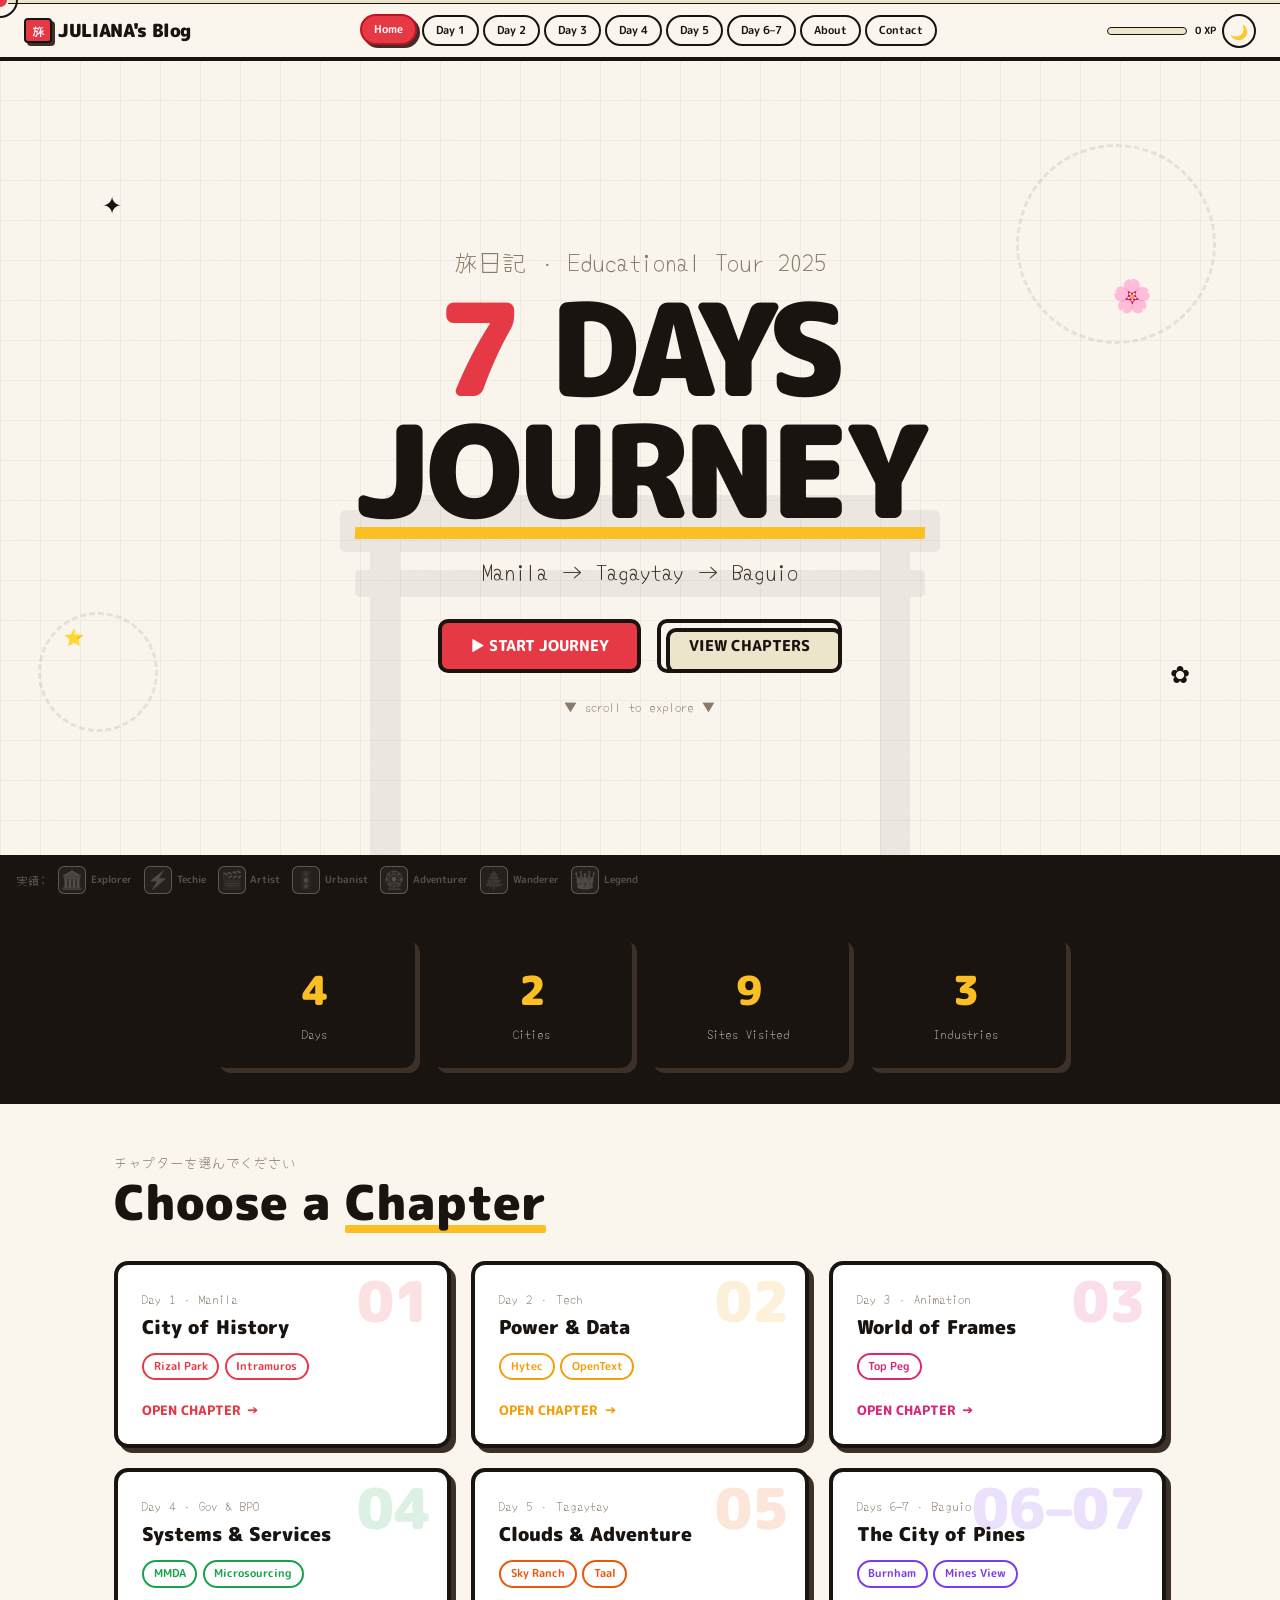
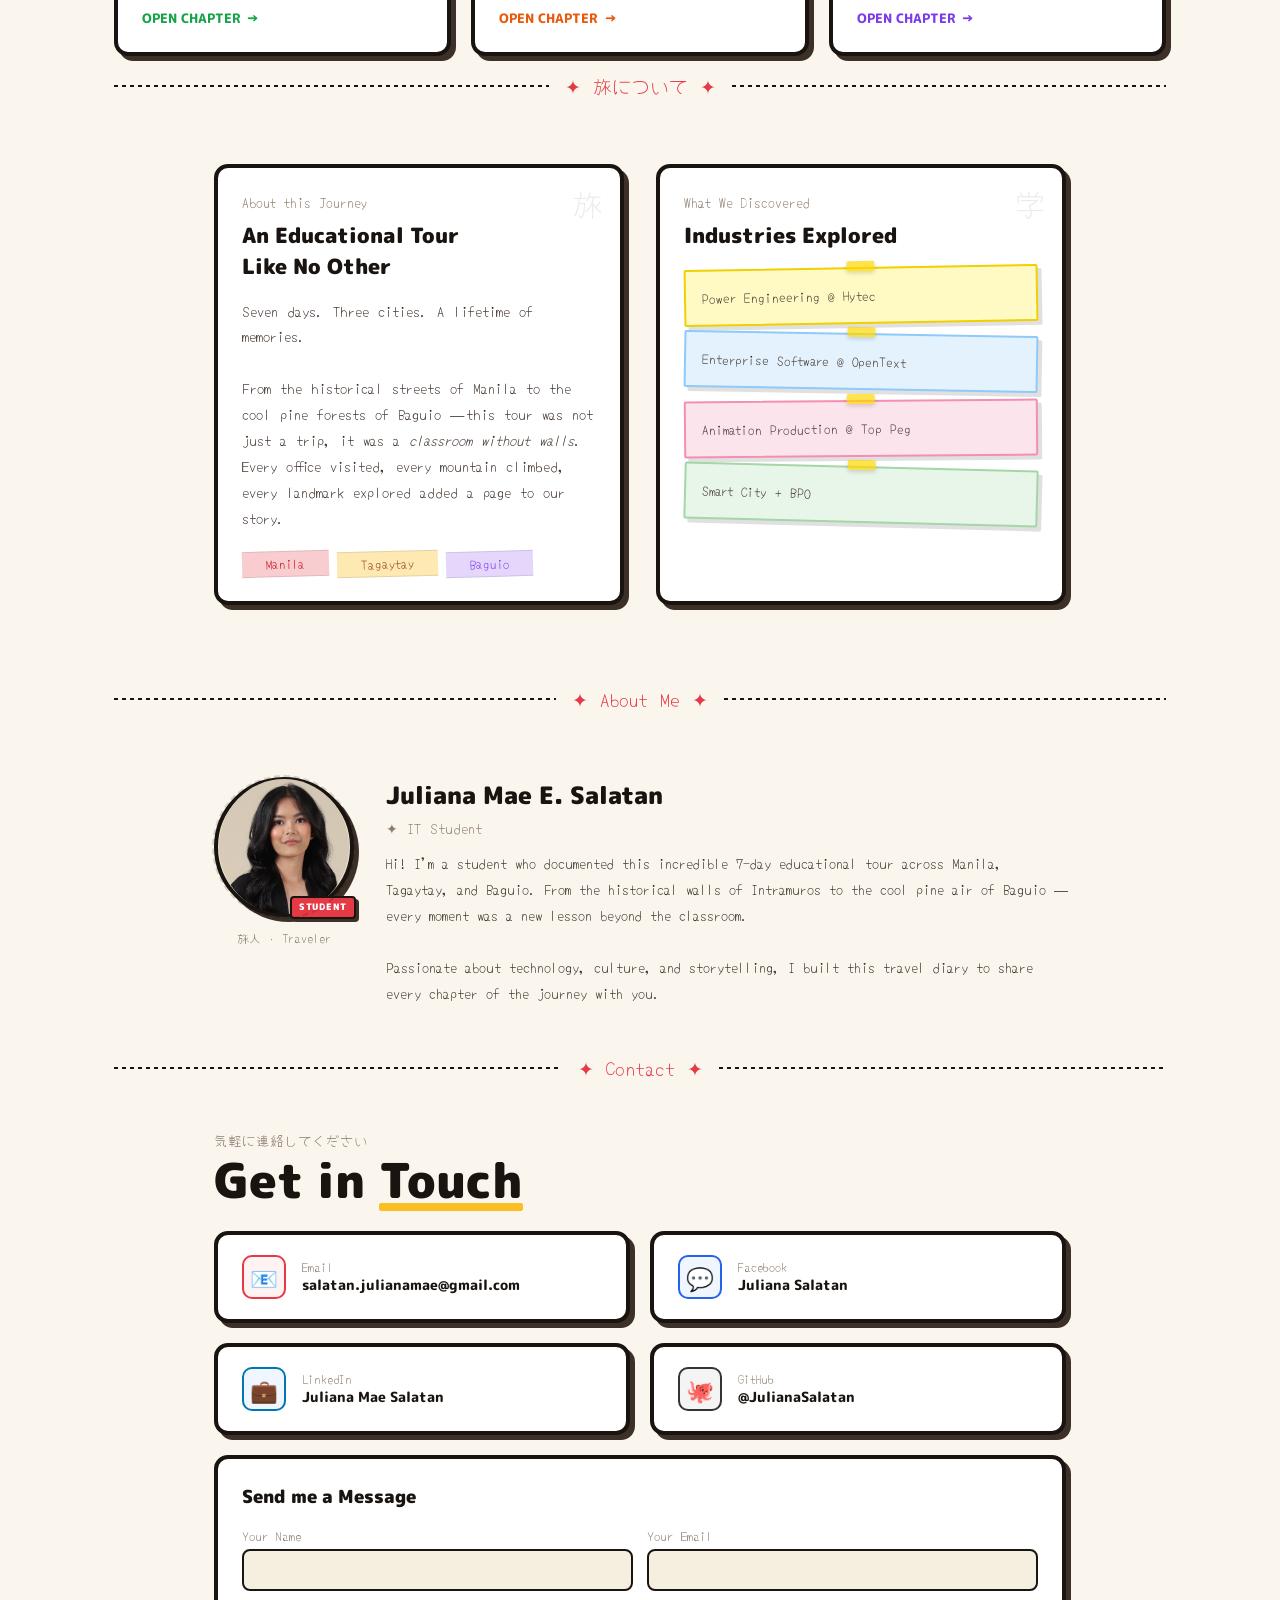
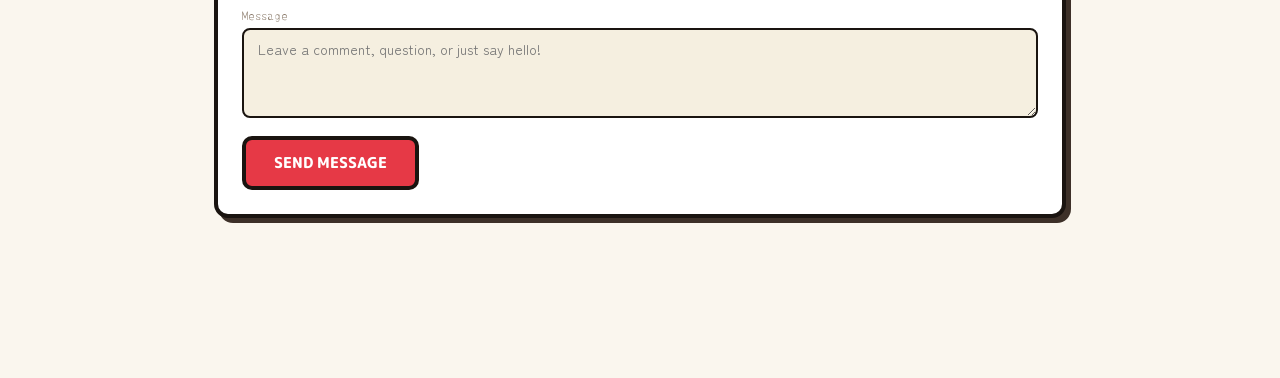
<file: index.html>
<!DOCTYPE html>
<html lang="en">

<head>
  <meta charset="UTF-8">
  <meta name="viewport" content="width=device-width, initial-scale=1.0">
  <title>旅日記 — 7 Days Journey</title>
  <link rel="stylesheet" href="style.css">
  <style>
    /* ===== LANDING SPECIFIC ===== */
    #landing {
      display: none;
    }

    .hero-section {
      min-height: calc(100vh - 60px);
      display: flex;
      align-items: center;
      justify-content: center;
      flex-direction: column;
      padding: 2rem;
      position: relative;
      overflow: hidden;
    }

    /* Torii gate SVG background */
    .bg-torii {
      position: absolute;
      bottom: 0;
      left: 50%;
      transform: translateX(-50%);
      opacity: 0.06;
      pointer-events: none;
      width: min(600px, 90vw);
    }

    /* Sketch grid lines */
    .sketch-grid {
      position: absolute;
      inset: 0;
      pointer-events: none;
      background-image:
        linear-gradient(rgba(0, 0, 0, 0.04) 1px, transparent 1px),
        linear-gradient(90deg, rgba(0, 0, 0, 0.04) 1px, transparent 1px);
      background-size: 40px 40px;
    }

    /* Big title */
    .hero-jp {
      font-family: var(--font-sketch);
      font-size: clamp(1rem, 3vw, 1.5rem);
      color: var(--muted);
      margin-bottom: 0.5rem;
      animation: fade-up 0.6s ease both;
    }

    .hero-title {
      font-family: var(--font-display);
      font-weight: 900;
      font-size: clamp(3.5rem, 10vw, 8rem);
      color: var(--ink);
      line-height: 0.95;
      letter-spacing: -0.04em;
      position: relative;
      animation: fade-up 0.6s 0.1s ease both;
    }

    .hero-title .num {
      color: var(--red);
      display: inline-block;
      animation: anim-wiggle 3s ease-in-out infinite;
    }

    .hero-underline {
      position: absolute;
      left: 0;
      right: 0;
      bottom: -8px;
      height: 12px;
      background: var(--yellow);
      z-index: -1;
      transform: skewX(-3deg);
    }

    .hero-sub {
      font-family: var(--font-sketch);
      font-size: clamp(1rem, 2.5vw, 1.4rem);
      color: var(--ink2);
      margin-top: 1.5rem;
      animation: fade-up 0.6s 0.2s ease both;
    }

    .hero-tags {
      display: flex;
      flex-wrap: wrap;
      gap: 0.5rem;
      margin-top: 1.5rem;
      justify-content: center;
      animation: fade-up 0.6s 0.3s ease both;
    }

    .hero-btns {
      display: flex;
      gap: 1rem;
      flex-wrap: wrap;
      justify-content: center;
      margin-top: 2rem;
      animation: fade-up 0.6s 0.4s ease both;
    }

    /* Chapter cards on home */
    .chapter-strip {
      max-width: 1100px;
      margin: 0 auto;
      padding: 3rem 1.5rem 6rem;
    }

    .chapter-row {
      display: grid;
      grid-template-columns: repeat(auto-fit, minmax(260px, 1fr));
      gap: 1.25rem;
    }

    .ch-card {
      background: #fff;
      border: var(--border-thick);
      border-radius: 14px;
      box-shadow: var(--shadow-md);
      padding: 1.5rem;
      cursor: none;
      transition: transform 0.2s, box-shadow 0.2s;
      position: relative;
      overflow: hidden;
      text-decoration: none;
      color: inherit;
      display: block;
    }

    .ch-card::after {
      content: '';
      position: absolute;
      bottom: -4px;
      right: -4px;
      width: 100%;
      height: 100%;
      border: var(--border-thick);
      border-radius: 14px;
      z-index: -1;
      background: var(--ch-color, #e63946);
    }

    .ch-card:hover {
      transform: translate(-4px, -4px);
      box-shadow: 8px 8px 0 var(--ink);
    }

    .ch-num {
      font-family: var(--font-display);
      font-weight: 900;
      font-size: 3.5rem;
      line-height: 1;
      color: var(--ch-color);
      opacity: 0.15;
      position: absolute;
      top: 0.5rem;
      right: 1rem;
    }

    .ch-day-label {
      font-family: var(--font-sketch);
      font-size: 0.8rem;
      color: var(--muted);
      margin-bottom: 0.25rem;
    }

    .ch-title {
      font-family: var(--font-display);
      font-weight: 900;
      font-size: 1.2rem;
      color: var(--ink);
      margin-bottom: 0.75rem;
    }

    .ch-places {
      display: flex;
      flex-wrap: wrap;
      gap: 0.35rem;
      margin-bottom: 1rem;
    }

    .ch-go {
      display: inline-flex;
      align-items: center;
      gap: 0.4rem;
      font-family: var(--font-display);
      font-weight: 800;
      font-size: 0.8rem;
      color: var(--ch-color);
    }

    .ch-go .arr {
      animation: bounce-x 1s ease-in-out infinite;
      display: inline-block;
    }

    .ch-visited {
      position: absolute;
      top: 0.75rem;
      left: 0.75rem;
      background: var(--green);
      color: #fff;
      font-family: var(--font-display);
      font-weight: 900;
      font-size: 0.6rem;
      padding: 2px 6px;
      border-radius: 3px;
      border: 1.5px solid var(--ink);
      display: none;
    }

    /* Doodle decorations */
    .deco-star {
      position: absolute;
      font-size: 1.5rem;
      animation: float 4s ease-in-out infinite;
      pointer-events: none;
    }

    .deco-circle {
      position: absolute;
      border: 3px dashed rgba(0, 0, 0, 0.08);
      border-radius: 50%;
      pointer-events: none;
    }

    /* About section */
    .about-wrap {
      max-width: 900px;
      margin: 0 auto;
      padding: 2rem 1.5rem;
      display: grid;
      grid-template-columns: 1fr 1fr;
      gap: 2rem;
    }

    @media(max-width:640px) {
      .about-wrap {
        grid-template-columns: 1fr;
      }
    }

    .about-card {
      background: #fff;
      border: var(--border-thick);
      border-radius: 14px;
      padding: 1.5rem;
      box-shadow: var(--shadow-md);
      position: relative;
    }

    .about-card .corner-jp {
      position: absolute;
      top: 0.75rem;
      right: 1rem;
      font-family: var(--font-sketch);
      font-size: 2rem;
      opacity: 0.08;
    }

    /* ===== ABOUT ME SECTION ===== */
    .aboutme-section {
      max-width: 900px;
      margin: 0 auto;
      padding: 2rem 1.5rem 1rem;
    }

    .aboutme-grid {
      display: grid;
      grid-template-columns: auto 1fr;
      gap: 2rem;
      align-items: start;
    }

    @media(max-width:640px) {
      .aboutme-grid {
        grid-template-columns: 1fr;
      }
    }

    .avatar-frame {
      width: 140px;
      height: 140px;
      border: var(--border-thick);
      border-radius: 50%;
      background: var(--paper2);
      display: flex;
      align-items: center;
      justify-content: center;
      font-size: 5rem;
      box-shadow: var(--shadow-md);
      position: relative;
      flex-shrink: 0;
    }

    .avatar-frame::after {
      content: '';
      position: absolute;
      inset: -6px;
      border: 2px dashed rgba(0, 0, 0, 0.15);
      border-radius: 50%;
    }

    .avatar-stamp {
      position: absolute;
      bottom: -6px;
      right: -6px;
      background: var(--red);
      color: #fff;
      font-family: var(--font-display);
      font-weight: 900;
      font-size: 0.55rem;
      padding: 3px 7px;
      border-radius: 4px;
      border: 2px solid var(--ink);
      letter-spacing: 0.08em;
      box-shadow: var(--shadow-sm);
    }

    .aboutme-bio h3 {
      font-family: var(--font-display);
      font-weight: 900;
      font-size: 1.5rem;
      color: var(--ink);
      margin-bottom: 0.25rem;
    }

    .aboutme-bio .bio-role {
      font-family: var(--font-sketch);
      font-size: 0.9rem;
      color: var(--muted);
      margin-bottom: 0.75rem;
    }

    .aboutme-bio p {
      font-family: var(--font-sketch);
      font-size: 0.88rem;
      line-height: 1.85;
      color: var(--ink2);
    }

    .bio-tags {
      display: flex;
      flex-wrap: wrap;
      gap: 0.4rem;
      margin-top: 1rem;
    }

    .fun-facts {
      display: grid;
      grid-template-columns: 1fr 1fr;
      gap: 0.6rem;
      margin-top: 1.25rem;
    }

    @media(max-width:480px) {
      .fun-facts {
        grid-template-columns: 1fr;
      }
    }

    .fact-item {
      background: var(--paper);
      border: var(--border);
      border-radius: 10px;
      padding: 0.6rem 0.75rem;
      font-family: var(--font-sketch);
      font-size: 0.8rem;
      color: var(--ink2);
      display: flex;
      align-items: center;
      gap: 0.5rem;
      box-shadow: var(--shadow-sm);
    }

    .fact-item .fact-icon {
      font-size: 1rem;
    }

    /* ===== CONTACT SECTION ===== */
    .contact-section {
      max-width: 900px;
      margin: 0 auto;
      padding: 1rem 1.5rem 4rem;
    }

    .contact-grid {
      display: grid;
      grid-template-columns: 1fr 1fr;
      gap: 1.25rem;
      margin-top: 1.5rem;
    }

    @media(max-width:600px) {
      .contact-grid {
        grid-template-columns: 1fr;
      }
    }

    .contact-card {
      background: #fff;
      border: var(--border-thick);
      border-radius: 14px;
      padding: 1.25rem 1.5rem;
      box-shadow: var(--shadow-md);
      display: flex;
      align-items: center;
      gap: 1rem;
      text-decoration: none;
      color: inherit;
      transition: transform 0.15s, box-shadow 0.15s;
      position: relative;
    }

    .contact-card::after {
      content: '';
      position: absolute;
      bottom: -4px;
      right: -4px;
      width: 100%;
      height: 100%;
      border: var(--border-thick);
      border-radius: 14px;
      z-index: -1;
      background: var(--paper2);
    }

    .contact-card:hover {
      transform: translate(-3px, -3px);
      box-shadow: var(--shadow-lg);
    }

    .contact-card .cc-icon {
      width: 44px;
      height: 44px;
      border-radius: 10px;
      border: var(--border);
      display: flex;
      align-items: center;
      justify-content: center;
      font-size: 1.4rem;
      background: var(--paper);
      flex-shrink: 0;
    }

    .contact-card .cc-label {
      font-family: var(--font-sketch);
      font-size: 0.75rem;
      color: var(--muted);
    }

    .contact-card .cc-value {
      font-family: var(--font-display);
      font-weight: 800;
      font-size: 0.9rem;
      color: var(--ink);
    }

    .contact-form-card {
      background: #fff;
      border: var(--border-thick);
      border-radius: 14px;
      padding: 1.5rem;
      box-shadow: var(--shadow-md);
      grid-column: 1/-1;
      position: relative;
    }

    .contact-form-card::after {
      content: '';
      position: absolute;
      bottom: -5px;
      right: -5px;
      width: 100%;
      height: 100%;
      border: var(--border-thick);
      border-radius: 14px;
      z-index: -1;
      background: var(--yellow);
    }

    .contact-form-card h4 {
      font-family: var(--font-display);
      font-weight: 900;
      font-size: 1.1rem;
      margin-bottom: 1rem;
      color: var(--ink);
    }

    .cf-field {
      display: flex;
      flex-direction: column;
      gap: 0.3rem;
      margin-bottom: 0.85rem;
    }

    .cf-field label {
      font-family: var(--font-sketch);
      font-size: 0.8rem;
      color: var(--muted);
    }

    .cf-field input,
    .cf-field textarea {
      font-family: var(--font-body);
      font-size: 0.88rem;
      border: var(--border);
      border-radius: 8px;
      padding: 0.55rem 0.85rem;
      background: var(--paper);
      color: var(--ink);
      outline: none;
      transition: border-color 0.15s, box-shadow 0.15s;
      cursor: auto;
    }

    .cf-field input:focus,
    .cf-field textarea:focus {
      border-color: var(--red);
      box-shadow: 0 0 0 3px rgba(230, 57, 70, 0.12);
    }

    .cf-field textarea {
      resize: vertical;
      min-height: 90px;
    }

    .cf-row {
      display: grid;
      grid-template-columns: 1fr 1fr;
      gap: 0.85rem;
    }

    @media(max-width:480px) {
      .cf-row {
        grid-template-columns: 1fr;
      }
    }

    /* Stats row */
    .stats-row {
      display: flex;
      flex-wrap: wrap;
      gap: 1rem;
      justify-content: center;
      padding: 2rem 1.5rem;
      max-width: 900px;
      margin: 0 auto;
    }

    .stat-box {
      background: var(--ink);
      color: var(--cream);
      border-radius: 12px;
      padding: 1.25rem 2rem;
      text-align: center;
      flex: 1;
      min-width: 120px;
      border: var(--border-thick);
      box-shadow: var(--shadow-md);
    }

    .stat-box .s-num {
      font-family: var(--font-display);
      font-weight: 900;
      font-size: 2.5rem;
      color: var(--yellow);
      display: block;
    }

    .stat-box .s-label {
      font-family: var(--font-sketch);
      font-size: 0.8rem;
      opacity: 0.7;
    }
  </style>
</head>

<body>
  <!-- Cursor -->
  <div id="cursor"></div>
  <div id="cursor-ring"></div>
  <!-- Scroll -->
  <div id="scroll-bar">
    <div id="scroll-fill"></div>
  </div>
  <!-- Transition -->
  <div id="page-transition"></div>
  <div id="pt-text"></div>

  <!-- Topbar -->
  <div id="topbar">
    <a class="topbar-logo" href="index.html">
      <span class="logo-kanji">旅</span>
      <span>JULIANA's Blog</span>
    </a>
    <nav class="topbar-nav">
      <a class="nav-pill active" data-page="index.html" href="index.html">Home</a>
      <a class="nav-pill" data-page="day1.html" href="day1.html" onclick="nav(event,'day1.html','Day 1')">Day 1</a>
      <a class="nav-pill" data-page="day2.html" href="day2.html" onclick="nav(event,'day2.html','Day 2')">Day 2</a>
      <a class="nav-pill" data-page="day3.html" href="day3.html" onclick="nav(event,'day3.html','Day 3')">Day 3</a>
      <a class="nav-pill" data-page="day4.html" href="day4.html" onclick="nav(event,'day4.html','Day 4')">Day 4</a>
      <a class="nav-pill" data-page="day5.html" href="day5.html" onclick="nav(event,'day5.html','Day 5')">Day 5</a>
      <a class="nav-pill" data-page="day67.html" href="day67.html" onclick="nav(event,'day67.html','Day 6-7')">Day
        6–7</a>
      <a class="nav-pill" href="#about-me"
        onclick="document.getElementById('about-me').scrollIntoView({behavior:'smooth'});return false;">About</a>
      <a class="nav-pill" href="#contact"
        onclick="document.getElementById('contact').scrollIntoView({behavior:'smooth'});return false;">Contact</a>
    </nav>
    <div class="topbar-actions">
      <div class="xp-row">
        <div class="xp-track">
          <div class="xp-fill" id="xp-fill"></div>
        </div>
        <span id="xp-num">0 XP</span>
      </div>
      <div class="icon-pill" onclick="toggleDark()" title="Theme">🌙</div>
    </div>
  </div>

  <!-- ===== HERO ===== -->
  <div class="page">
    <section class="hero-section">
      <div class="sketch-grid"></div>
      <!-- Torii SVG background -->
      <svg class="bg-torii" viewBox="0 0 400 320" fill="none" xmlns="http://www.w3.org/2000/svg">
        <rect x="20" y="80" width="20" height="240" fill="currentColor" />
        <rect x="360" y="80" width="20" height="240" fill="currentColor" />
        <rect x="0" y="60" width="400" height="28" rx="4" fill="currentColor" />
        <rect x="10" y="100" width="380" height="18" rx="3" fill="currentColor" />
        <rect x="30" y="50" width="340" height="16" rx="2" fill="currentColor" />
      </svg>

      <!-- Floating deco -->
      <div class="deco-star" style="top:15%;left:8%;animation-delay:0s">✦</div>
      <div class="deco-star" style="top:25%;right:10%;animation-delay:1s;font-size:2rem">🌸</div>
      <div class="deco-star" style="bottom:30%;left:5%;animation-delay:2s;font-size:1rem">⭐</div>
      <div class="deco-star" style="bottom:25%;right:7%;animation-delay:0.5s">✿</div>
      <div class="deco-circle" style="width:200px;height:200px;top:10%;right:5%;"></div>
      <div class="deco-circle" style="width:120px;height:120px;bottom:20%;left:3%;"></div>

      <div style="text-align:center; position:relative; z-index:2;">
        <p class="hero-jp">旅日記 · Educational Tour 2025</p>
        <h1 class="hero-title">
          <span class="num">7</span> DAYS<br>
          <span style="position:relative; display:inline-block;">JOURNEY
            <span class="hero-underline"></span>
          </span>
        </h1>
        <p class="hero-sub">Manila → Tagaytay → Baguio</p>


        <div class="hero-btns">
          <button class="btn btn-red" onclick="nav(null,'day1.html','Starting Journey... ')">
            ▶ START JOURNEY
          </button>
          <button class="btn btn-ghost"
            onclick="document.getElementById('chapters').scrollIntoView({behavior:'smooth'})">
            VIEW CHAPTERS
          </button>
        </div>

        <p
          style="font-family:var(--font-sketch);font-size:0.8rem;color:var(--muted);margin-top:1.5rem;animation:blink 1.5s step-end infinite;">
          ▼ scroll to explore ▼</p>
      </div>
    </section>

    <!-- STATS -->
    <div style="background:var(--ink);border-top:var(--border-thick);border-bottom:var(--border-thick);">
      <div class="stats-row">
        <div class="stat-box reveal"><span class="s-num" id="cnt-days">0</span><span class="s-label">Days</span></div>
        <div class="stat-box reveal" data-delay="0.1"><span class="s-num" id="cnt-cities">0</span><span
            class="s-label">Cities</span></div>
        <div class="stat-box reveal" data-delay="0.2"><span class="s-num" id="cnt-sites">0</span><span
            class="s-label">Sites Visited</span></div>
        <div class="stat-box reveal" data-delay="0.3"><span class="s-num" id="cnt-ind">0</span><span
            class="s-label">Industries</span></div>
      </div>
    </div>

    <!-- CHAPTER SELECT -->
    <section id="chapters" class="chapter-strip">
      <div style="margin-bottom:2rem;">
        <span class="section-kana">チャプターを選んでください</span>
        <h2 class="section-heading">Choose a <span class="underline-swash">Chapter</span></h2>
      </div>

      <div class="chapter-row">
        <!-- Day 1 -->
        <a class="ch-card reveal" style="--ch-color:#e63946" href="day1.html" onclick="nav(event,'day1.html','Day 1 ')"
          id="card-day1">
          <div class="ch-visited" id="vis-day1">✓ Visited</div>
          <div class="ch-num">01</div>
          <div class="ch-day-label">Day 1 · Manila</div>
          <div class="ch-title">City of History</div>
          <div class="ch-places">
            <span class="tag" style="color:var(--red);border-color:var(--red)">Rizal Park</span>
            <span class="tag" style="color:var(--red);border-color:var(--red)">Intramuros</span>
          </div>
          <div class="ch-go">OPEN CHAPTER <span class="arr">→</span></div>
        </a>

        <!-- Day 2 -->
        <a class="ch-card reveal" data-delay="0.1" style="--ch-color:#f59e0b" href="day2.html"
          onclick="nav(event,'day2.html','Day 2 ')" id="card-day2">
          <div class="ch-visited" id="vis-day2">✓ Visited</div>
          <div class="ch-num">02</div>
          <div class="ch-day-label">Day 2 · Tech</div>
          <div class="ch-title">Power & Data</div>
          <div class="ch-places">
            <span class="tag" style="color:#f59e0b;border-color:#f59e0b">Hytec</span>
            <span class="tag" style="color:#f59e0b;border-color:#f59e0b">OpenText</span>
          </div>
          <div class="ch-go" style="color:#f59e0b">OPEN CHAPTER <span class="arr">→</span></div>
        </a>

        <!-- Day 3 -->
        <a class="ch-card reveal" data-delay="0.2" style="--ch-color:#db2777" href="day3.html"
          onclick="nav(event,'day3.html','Day 3')" id="card-day3">
          <div class="ch-visited" id="vis-day3">✓ Visited</div>
          <div class="ch-num">03</div>
          <div class="ch-day-label">Day 3 · Animation</div>
          <div class="ch-title">World of Frames</div>
          <div class="ch-places">
            <span class="tag" style="color:#db2777;border-color:#db2777">Top Peg</span>
          </div>
          <div class="ch-go" style="color:#db2777">OPEN CHAPTER <span class="arr">→</span></div>
        </a>

        <!-- Day 4 -->
        <a class="ch-card reveal" data-delay="0.1" style="--ch-color:#16a34a" href="day4.html"
          onclick="nav(event,'day4.html','Day 4 ')" id="card-day4">
          <div class="ch-visited" id="vis-day4">✓ Visited</div>
          <div class="ch-num">04</div>
          <div class="ch-day-label">Day 4 · Gov & BPO</div>
          <div class="ch-title">Systems & Services</div>
          <div class="ch-places">
            <span class="tag" style="color:#16a34a;border-color:#16a34a">MMDA</span>
            <span class="tag" style="color:#16a34a;border-color:#16a34a">Microsourcing</span>
          </div>
          <div class="ch-go" style="color:#16a34a">OPEN CHAPTER <span class="arr">→</span></div>
        </a>

        <!-- Day 5 -->
        <a class="ch-card reveal" data-delay="0.2" style="--ch-color:#ea580c" href="day5.html"
          onclick="nav(event,'day5.html','Day 5 ')" id="card-day5">
          <div class="ch-visited" id="vis-day5">✓ Visited</div>
          <div class="ch-num">05</div>
          <div class="ch-day-label">Day 5 · Tagaytay</div>
          <div class="ch-title">Clouds & Adventure</div>
          <div class="ch-places">
            <span class="tag" style="color:#ea580c;border-color:#ea580c">Sky Ranch</span>
            <span class="tag" style="color:#ea580c;border-color:#ea580c">Taal</span>
          </div>
          <div class="ch-go" style="color:#ea580c">OPEN CHAPTER <span class="arr">→</span></div>
        </a>

        <!-- Day 6-7 -->
        <a class="ch-card reveal" data-delay="0.3" style="--ch-color:#7c3aed" href="day67.html"
          onclick="nav(event,'day67.html','Day 6-7')" id="card-day67">
          <div class="ch-visited" id="vis-day67">✓ Visited</div>
          <div class="ch-num">06–07</div>
          <div class="ch-day-label">Days 6–7 · Baguio</div>
          <div class="ch-title">The City of Pines</div>
          <div class="ch-places">
            <span class="tag" style="color:#7c3aed;border-color:#7c3aed">Burnham</span>
            <span class="tag" style="color:#7c3aed;border-color:#7c3aed">Mines View</span>
          </div>
          <div class="ch-go" style="color:#7c3aed">OPEN CHAPTER <span class="arr">→</span></div>
        </a>
      </div>


          <!-- About / notes -->
          <div class="torii-divider reveal" style="margin-top:1rem;"><span>✦ 旅について ✦</span></div>
          <div class="about-wrap">
            <div class="about-card reveal">
              <div class="corner-jp">旅</div>
              <span class="section-kana">About this Journey</span>
              <h3 style="font-family:var(--font-display);font-weight:900;font-size:1.3rem;margin:0.5rem 0 1rem;">An
                Educational Tour<br>Like No Other</h3>
              <p style="font-family:var(--font-sketch);font-size:0.9rem;line-height:1.8;color:var(--ink2);">
                Seven days. Three cities. A lifetime of memories.<br><br>
                From the historical streets of Manila to the cool pine forests of Baguio — this tour was not just a trip, it
                was a <em>classroom without walls</em>. Every office visited, every mountain climbed, every landmark
                explored added a page to our story.
              </p>
              <div style="margin-top:1.25rem;display:flex;gap:0.5rem;flex-wrap:wrap;">
                <span class="washi washi-red">Manila</span>
                <span class="washi washi-yellow">Tagaytay</span>
                <span class="washi washi-purple">Baguio</span>
              </div>
            </div>
            <div class="about-card reveal" data-delay="0.15">
              <div class="corner-jp">学</div>
              <span class="section-kana">What We Discovered</span>
              <h3 style="font-family:var(--font-display);font-weight:900;font-size:1.3rem;margin:0.5rem 0 1rem;">Industries
                Explored</h3>
              <div style="display:flex;flex-direction:column;gap:0.6rem;">
                <div class="sticky" style="transform:rotate(-1deg);font-size:0.82rem;">Power Engineering @ Hytec</div>
                <div class="sticky" style="transform:rotate(1deg);background:#e3f2fd;border-color:#90caf9;font-size:0.82rem;">
                  Enterprise
                  Software @ OpenText</div>
                <div class="sticky" style="transform:rotate(-0.5deg);background:#fce4ec;border-color:#f48fb1;font-size:0.82rem;">
                  Animation
                  Production @ Top Peg</div>
                <div class="sticky" style="transform:rotate(1.5deg);background:#e8f5e9;border-color:#a5d6a7;font-size:0.82rem;">
                  Smart City +
                  BPO</div>
              </div>
            </div>
          </div>

      <!-- ===== ABOUT ME ===== -->
      <div id="about-me" class="torii-divider reveal" style="margin-top:3rem;"><span>✦ About Me ✦</span></div>
      <section class="aboutme-section">
        <div class="aboutme-grid reveal">
          <div style="display:flex;flex-direction:column;align-items:center;gap:0.75rem;">
            <div class="avatar-frame">
              <img src="avatar.JPG" alt="Student avatar"
                style="width: 130px; height: 135px; border-radius: 80%; object-fit: cover;">
              <span class="avatar-stamp">STUDENT</span>
            </div>
            <div style="text-align:center;">
              <div style="font-family:var(--font-sketch);font-size:0.75rem;color:var(--muted);">旅人 · Traveler</div>
            </div>
          </div>
          <div class="aboutme-bio">
            <h3>Juliana Mae E. Salatan</h3>
            <div class="bio-role">✦ IT Student</div>
            <p>
              Hi! I'm a student who documented this incredible 7-day educational tour across
              Manila, Tagaytay, and Baguio. From the historical walls of Intramuros to the cool
              pine air of Baguio — every moment was a new lesson beyond the classroom.
              <br><br>
              Passionate about technology, culture, and storytelling, I built this travel diary
              to share every chapter of the journey with you.
            </p>
          </div>
        </div>
      </section>

      <!-- ===== CONTACT ===== -->
      <div id="contact" class="torii-divider reveal"><span>✦ Contact ✦</span></div>
      <section class="contact-section">
        <div style="margin-bottom:0.5rem;">
          <span class="section-kana">気軽に連絡してください</span>
          <h2 class="section-heading">Get in <span class="underline-swash">Touch</span></h2>
        </div>

        <div class="contact-grid reveal">
          <!-- Email -->
          <a class="contact-card" href="salatan.julianamae@gmail.com">
            <div class="cc-icon" style="background:#fef2f2;border-color:var(--red);">📧</div>
            <div>
              <div class="cc-label">Email</div>
              <div class="cc-value">salatan.julianamae@gmail.com</div>
            </div>
          </a>
          <!-- Facebook -->
          <a class="contact-card" href="https://www.facebook.com/juliana.salatan" target="_blank">
            <div class="cc-icon" style="background:#eff6ff;border-color:var(--blue);">💬</div>
            <div>
              <div class="cc-label">Facebook</div>
              <div class="cc-value">Juliana Salatan</div>
            </div>
          </a>
          <!-- LinkedIn -->
          <a class="contact-card" href="https://www.linkedin.com/in/juliana-mae-salatan-9438733b0" target="_blank">
            <div class="cc-icon" style="background:#eff6ff;border-color:#0077b5;">💼</div>
            <div>
              <div class="cc-label">LinkedIn</div>
              <div class="cc-value">Juliana Mae Salatan</div>
            </div>
          </a>
          <!-- GitHub -->
          <a class="contact-card" href="https://github.com/JulianaSalatan" target="_blank">
            <div class="cc-icon" style="background:#f4f4f5;border-color:#333;">🐙</div>
            <div>
              <div class="cc-label">GitHub</div>
              <div class="cc-value">@JulianaSalatan</div>
            </div>
          </a>

          <!-- Message form -->
          <div class="contact-form-card reveal" data-delay="0.15">
            <h4>Send me a Message</h4>
            <div class="cf-row">
              <div class="cf-field">
                <label>Your Name</label>
                <input type="text" placeholder="" id="cf-name">
              </div>
              <div class="cf-field">
                <label>Your Email</label>
                <input type="email" placeholder="" id="cf-email">
              </div>
            </div>
            <div class="cf-field">
              <label>Message</label>
              <textarea placeholder="Leave a comment, question, or just say hello! " id="cf-msg"></textarea>
            </div>
            <button class="btn btn-red" style="margin-top:0.25rem;" onclick="sendMsg()">
              SEND MESSAGE
            </button>
          </div>
        </div>
      </section>
    </section>
  </div>

  <!-- Achievements -->
  <div id="ach-strip"></div>

  <script src="shared.js"></script>
  <script>
    function nav(e, url, label) {
      if (e) e.preventDefault();
      navigateTo(url, label);
    }

    // Animate counters
    function animateCounter(id, end, dur = 1500) {
      const el = document.getElementById(id);
      if (!el) return;
      let start = 0, t = null;
      const step = ts => {
        if (!t) t = ts;
        const p = Math.min((ts - t) / dur, 1);
        el.textContent = Math.round(p * end);
        if (p < 1) requestAnimationFrame(step);
      };
      requestAnimationFrame(step);
    }

    // Show visited badges
    ['day1', 'day2', 'day3', 'day4', 'day5', 'day67'].forEach(d => {
      if (STATE.visited.includes(d)) {
        const v = document.getElementById('vis-' + d);
        if (v) v.style.display = 'block';
      }
    });

    // Intersection observer to trigger counters
    const statsSection = document.querySelector('.stats-row');
    if (statsSection) {
      const obs = new IntersectionObserver(entries => {
        if (entries[0].isIntersecting) {
          animateCounter('cnt-days', 7);
          animateCounter('cnt-cities', 3, 1600);
          animateCounter('cnt-sites', 19, 1800);
          animateCounter('cnt-ind', 6, 1400);
          obs.disconnect();
        }
      }, { threshold: 0.3 });
      obs.observe(statsSection);
    }

    // Launch petals on load
    setTimeout(() => launchPetals(6), 800);

    // Contact form handler
    function sendMsg() {
      const name = document.getElementById('cf-name').value.trim();
      const email = document.getElementById('cf-email').value.trim();
      const msg = document.getElementById('cf-msg').value.trim();
      if (!name || !email || !msg) {
        toast('Please fill in all fields!', 'red', '⚠️'); return;
      }
      // Opens default mail client with pre-filled content
      const subject = encodeURIComponent('Message from ' + name + ' — 旅日記');
      const body = encodeURIComponent('Name: ' + name + '\nEmail: ' + email + '\n\n' + msg);
      window.location.href = `mailto:yourname@email.com?subject=${subject}&body=${body}`;
      toast('Opening your mail app... 📬', 'default', '✉️');
      document.getElementById('cf-name').value = '';
      document.getElementById('cf-email').value = '';
      document.getElementById('cf-msg').value = '';
    }
  </script>
</body>

</html>
</file>
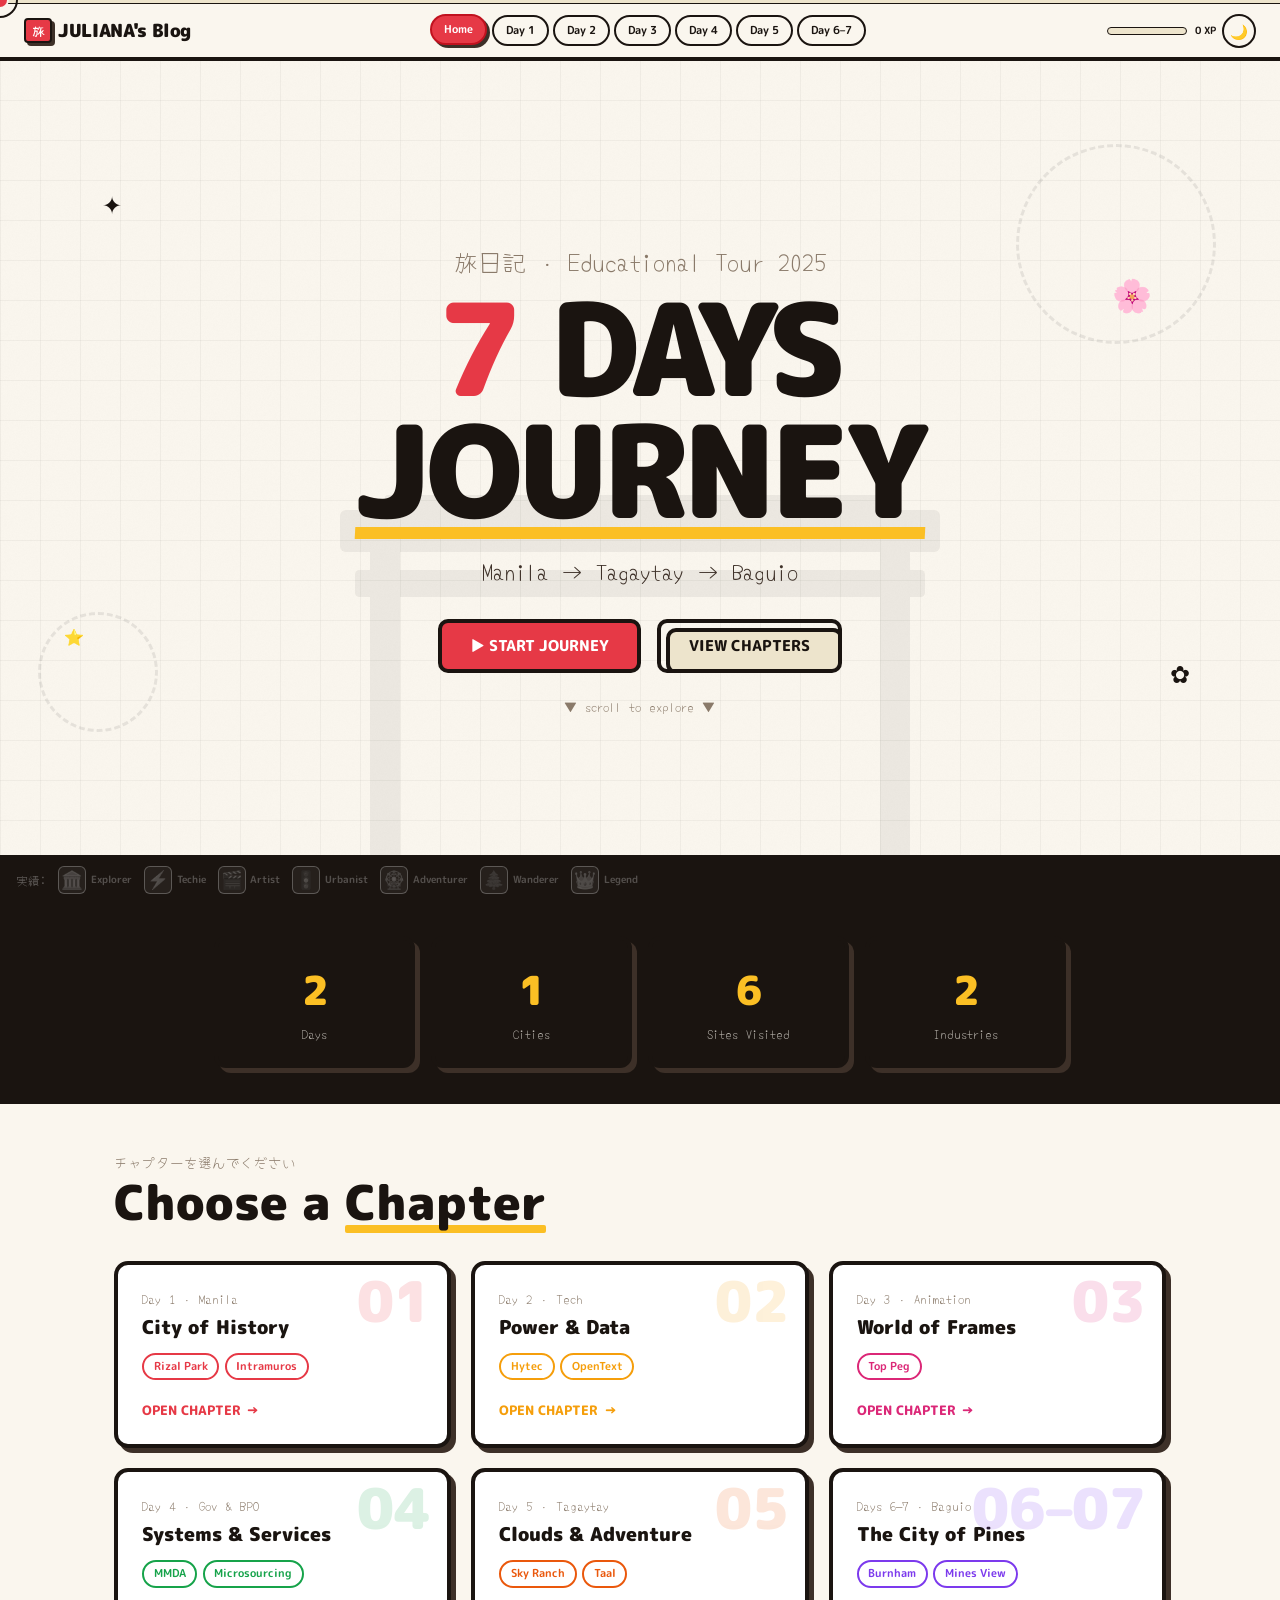
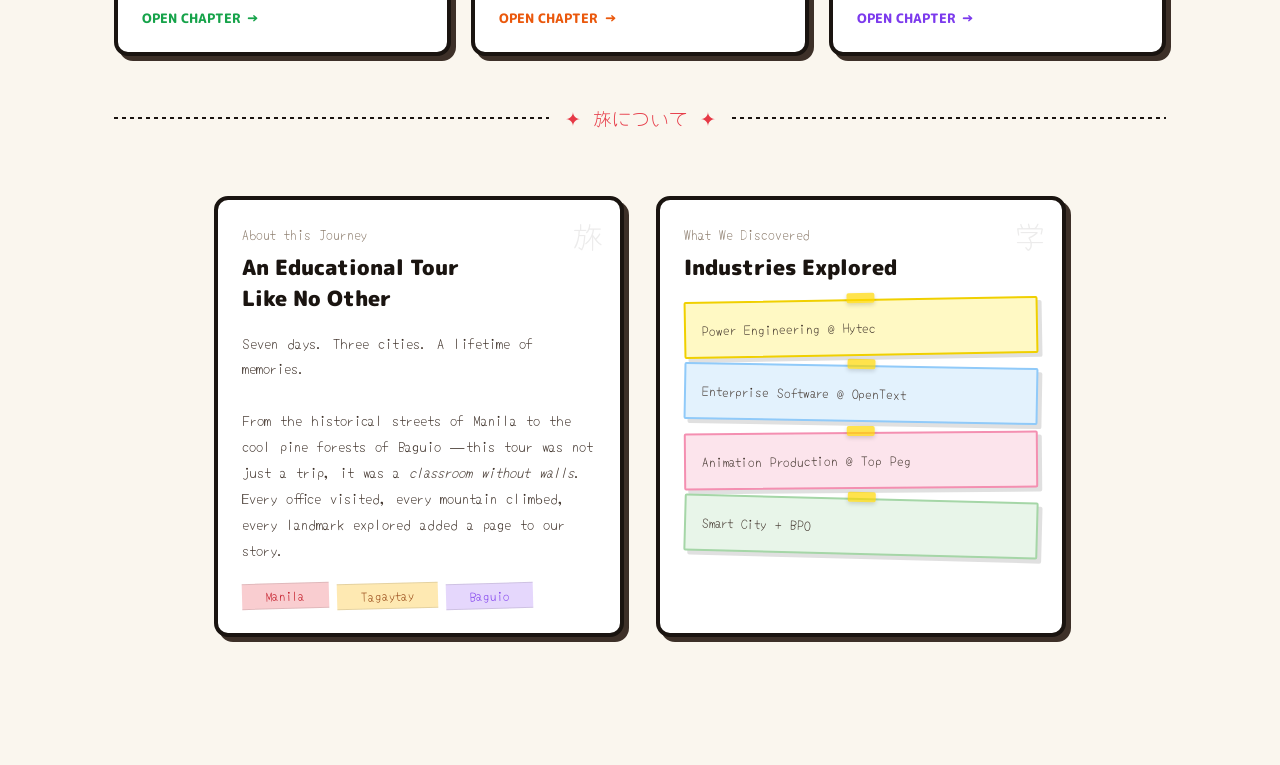
<file: journey/index.html>
<!DOCTYPE html>
<html lang="en">
<head>
<meta charset="UTF-8">
<meta name="viewport" content="width=device-width, initial-scale=1.0">
<title>旅日記 — 7 Days Journey</title>
<link rel="stylesheet" href="style.css">
<style>
/* ===== LANDING SPECIFIC ===== */
#landing { display:none; }
.hero-section {
  min-height: calc(100vh - 60px);
  display: flex; align-items: center; justify-content: center;
  flex-direction: column;
  padding: 2rem;
  position: relative;
  overflow: hidden;
}

/* Torii gate SVG background */
.bg-torii {
  position: absolute; bottom: 0; left: 50%;
  transform: translateX(-50%);
  opacity: 0.06; pointer-events: none;
  width: min(600px, 90vw);
}

/* Sketch grid lines */
.sketch-grid {
  position: absolute; inset: 0; pointer-events: none;
  background-image:
    linear-gradient(rgba(0,0,0,0.04) 1px, transparent 1px),
    linear-gradient(90deg, rgba(0,0,0,0.04) 1px, transparent 1px);
  background-size: 40px 40px;
}

/* Big title */
.hero-jp {
  font-family: var(--font-sketch);
  font-size: clamp(1rem, 3vw, 1.5rem);
  color: var(--muted);
  margin-bottom: 0.5rem;
  animation: fade-up 0.6s ease both;
}
.hero-title {
  font-family: var(--font-display);
  font-weight: 900;
  font-size: clamp(3.5rem, 10vw, 8rem);
  color: var(--ink);
  line-height: 0.95;
  letter-spacing: -0.04em;
  position: relative;
  animation: fade-up 0.6s 0.1s ease both;
}
.hero-title .num {
  color: var(--red);
  display: inline-block;
  animation: anim-wiggle 3s ease-in-out infinite;
}
.hero-underline {
  position: absolute; left: 0; right: 0; bottom: -8px;
  height: 12px;
  background: var(--yellow);
  z-index: -1;
  transform: skewX(-3deg);
}
.hero-sub {
  font-family: var(--font-sketch);
  font-size: clamp(1rem, 2.5vw, 1.4rem);
  color: var(--ink2);
  margin-top: 1.5rem;
  animation: fade-up 0.6s 0.2s ease both;
}
.hero-tags {
  display: flex; flex-wrap: wrap; gap: 0.5rem;
  margin-top: 1.5rem; justify-content: center;
  animation: fade-up 0.6s 0.3s ease both;
}
.hero-btns {
  display: flex; gap: 1rem; flex-wrap: wrap; justify-content: center;
  margin-top: 2rem;
  animation: fade-up 0.6s 0.4s ease both;
}

/* Chapter cards on home */
.chapter-strip {
  max-width: 1100px; margin: 0 auto;
  padding: 3rem 1.5rem 6rem;
}
.chapter-row {
  display: grid;
  grid-template-columns: repeat(auto-fit, minmax(260px, 1fr));
  gap: 1.25rem;
}
.ch-card {
  background: #fff;
  border: var(--border-thick);
  border-radius: 14px;
  box-shadow: var(--shadow-md);
  padding: 1.5rem;
  cursor: none;
  transition: transform 0.2s, box-shadow 0.2s;
  position: relative; overflow: hidden;
  text-decoration: none; color: inherit;
  display: block;
}
.ch-card::after {
  content: '';
  position: absolute; bottom: -4px; right: -4px;
  width: 100%; height: 100%;
  border: var(--border-thick);
  border-radius: 14px;
  z-index: -1;
  background: var(--ch-color, #e63946);
}
.ch-card:hover { transform: translate(-4px,-4px); box-shadow: 8px 8px 0 var(--ink); }
.ch-num {
  font-family: var(--font-display);
  font-weight: 900;
  font-size: 3.5rem;
  line-height: 1;
  color: var(--ch-color);
  opacity: 0.15;
  position: absolute; top: 0.5rem; right: 1rem;
}
.ch-day-label {
  font-family: var(--font-sketch);
  font-size: 0.8rem;
  color: var(--muted);
  margin-bottom: 0.25rem;
}
.ch-title {
  font-family: var(--font-display);
  font-weight: 900;
  font-size: 1.2rem;
  color: var(--ink);
  margin-bottom: 0.75rem;
}
.ch-places { display:flex; flex-wrap:wrap; gap:0.35rem; margin-bottom:1rem; }
.ch-go {
  display: inline-flex; align-items: center; gap: 0.4rem;
  font-family: var(--font-display);
  font-weight: 800; font-size: 0.8rem;
  color: var(--ch-color);
}
.ch-go .arr { animation: bounce-x 1s ease-in-out infinite; display:inline-block; }
.ch-visited {
  position: absolute; top: 0.75rem; left: 0.75rem;
  background: var(--green); color: #fff;
  font-family: var(--font-display); font-weight:900; font-size:0.6rem;
  padding:2px 6px; border-radius:3px; border:1.5px solid var(--ink);
  display:none;
}

/* Doodle decorations */
.deco-star {
  position: absolute; font-size: 1.5rem;
  animation: float 4s ease-in-out infinite;
  pointer-events: none;
}
.deco-circle {
  position: absolute;
  border: 3px dashed rgba(0,0,0,0.08);
  border-radius: 50%;
  pointer-events: none;
}

/* About section */
.about-wrap {
  max-width: 900px; margin: 0 auto;
  padding: 2rem 1.5rem;
  display: grid; grid-template-columns: 1fr 1fr; gap: 2rem;
}
@media(max-width:640px){ .about-wrap{grid-template-columns:1fr;} }
.about-card {
  background:#fff; border:var(--border-thick); border-radius:14px;
  padding:1.5rem; box-shadow:var(--shadow-md);
  position:relative;
}
.about-card .corner-jp {
  position:absolute; top:0.75rem; right:1rem;
  font-family:var(--font-sketch); font-size:2rem; opacity:0.08;
}

/* Stats row */
.stats-row {
  display: flex; flex-wrap: wrap; gap: 1rem; justify-content: center;
  padding: 2rem 1.5rem;
  max-width: 900px; margin: 0 auto;
}
.stat-box {
  background: var(--ink); color: var(--cream);
  border-radius: 12px; padding: 1.25rem 2rem;
  text-align: center; flex: 1; min-width: 120px;
  border: var(--border-thick);
  box-shadow: var(--shadow-md);
}
.stat-box .s-num {
  font-family: var(--font-display); font-weight: 900;
  font-size: 2.5rem; color: var(--yellow);
  display: block;
}
.stat-box .s-label {
  font-family: var(--font-sketch); font-size: 0.8rem; opacity: 0.7;
}
</style>
</head>
<body>
<!-- Cursor -->
<div id="cursor"></div>
<div id="cursor-ring"></div>
<!-- Scroll -->
<div id="scroll-bar"><div id="scroll-fill"></div></div>
<!-- Transition -->
<div id="page-transition"></div>
<div id="pt-text"></div>

<!-- Topbar -->
<div id="topbar">
  <a class="topbar-logo" href="index.html">
    <span class="logo-kanji">旅</span>
    <span>JULIANA's Blog</span>
  </a>
  <nav class="topbar-nav">
    <a class="nav-pill active" data-page="index.html" href="index.html">Home</a>
    <a class="nav-pill" data-page="day1.html" href="day1.html" onclick="nav(event,'day1.html','Day 1')">Day 1</a>
    <a class="nav-pill" data-page="day2.html" href="day2.html" onclick="nav(event,'day2.html','Day 2')">Day 2</a>
    <a class="nav-pill" data-page="day3.html" href="day3.html" onclick="nav(event,'day3.html','Day 3')">Day 3</a>
    <a class="nav-pill" data-page="day4.html" href="day4.html" onclick="nav(event,'day4.html','Day 4')">Day 4</a>
    <a class="nav-pill" data-page="day5.html" href="day5.html" onclick="nav(event,'day5.html','Day 5')">Day 5</a>
    <a class="nav-pill" data-page="day67.html" href="day67.html" onclick="nav(event,'day67.html','Day 6-7')">Day 6–7</a>
  </nav>
  <div class="topbar-actions">
    <div class="xp-row">
      <div class="xp-track"><div class="xp-fill" id="xp-fill"></div></div>
      <span id="xp-num">0 XP</span>
    </div>
    <div class="icon-pill" onclick="toggleDark()" title="Theme">🌙</div>
  </div>
</div>

<!-- ===== HERO ===== -->
<div class="page">
  <section class="hero-section">
    <div class="sketch-grid"></div>
    <!-- Torii SVG background -->
    <svg class="bg-torii" viewBox="0 0 400 320" fill="none" xmlns="http://www.w3.org/2000/svg">
      <rect x="20" y="80" width="20" height="240" fill="currentColor"/>
      <rect x="360" y="80" width="20" height="240" fill="currentColor"/>
      <rect x="0" y="60" width="400" height="28" rx="4" fill="currentColor"/>
      <rect x="10" y="100" width="380" height="18" rx="3" fill="currentColor"/>
      <rect x="30" y="50" width="340" height="16" rx="2" fill="currentColor"/>
    </svg>

    <!-- Floating deco -->
    <div class="deco-star" style="top:15%;left:8%;animation-delay:0s">✦</div>
    <div class="deco-star" style="top:25%;right:10%;animation-delay:1s;font-size:2rem">🌸</div>
    <div class="deco-star" style="bottom:30%;left:5%;animation-delay:2s;font-size:1rem">⭐</div>
    <div class="deco-star" style="bottom:25%;right:7%;animation-delay:0.5s">✿</div>
    <div class="deco-circle" style="width:200px;height:200px;top:10%;right:5%;"></div>
    <div class="deco-circle" style="width:120px;height:120px;bottom:20%;left:3%;"></div>

    <div style="text-align:center; position:relative; z-index:2;">
      <p class="hero-jp">旅日記 · Educational Tour 2025</p>
      <h1 class="hero-title">
        <span class="num">7</span> DAYS<br>
        <span style="position:relative; display:inline-block;">JOURNEY
          <span class="hero-underline"></span>
        </span>
      </h1>
      <p class="hero-sub">Manila → Tagaytay → Baguio</p>


      <div class="hero-btns">
        <button class="btn btn-red" onclick="nav(null,'day1.html','Starting Journey... ')">
          ▶ START JOURNEY
        </button>
        <button class="btn btn-ghost" onclick="document.getElementById('chapters').scrollIntoView({behavior:'smooth'})">
           VIEW CHAPTERS
        </button>
      </div>

      <p style="font-family:var(--font-sketch);font-size:0.8rem;color:var(--muted);margin-top:1.5rem;animation:blink 1.5s step-end infinite;">▼ scroll to explore ▼</p>
    </div>
  </section>

  <!-- STATS -->
  <div style="background:var(--ink);border-top:var(--border-thick);border-bottom:var(--border-thick);">
    <div class="stats-row">
      <div class="stat-box reveal"><span class="s-num" id="cnt-days">0</span><span class="s-label">Days</span></div>
      <div class="stat-box reveal" data-delay="0.1"><span class="s-num" id="cnt-cities">0</span><span class="s-label">Cities</span></div>
      <div class="stat-box reveal" data-delay="0.2"><span class="s-num" id="cnt-sites">0</span><span class="s-label">Sites Visited</span></div>
      <div class="stat-box reveal" data-delay="0.3"><span class="s-num" id="cnt-ind">0</span><span class="s-label">Industries</span></div>
    </div>
  </div>

  <!-- CHAPTER SELECT -->
  <section id="chapters" class="chapter-strip">
    <div style="margin-bottom:2rem;">
      <span class="section-kana">チャプターを選んでください</span>
      <h2 class="section-heading">Choose a <span class="underline-swash">Chapter</span></h2>
    </div>

    <div class="chapter-row">
      <!-- Day 1 -->
      <a class="ch-card reveal" style="--ch-color:#e63946" href="day1.html" onclick="nav(event,'day1.html','Day 1 ')" id="card-day1">
        <div class="ch-visited" id="vis-day1">✓ Visited</div>
        <div class="ch-num">01</div>
        <div class="ch-day-label">Day 1 · Manila</div>
        <div class="ch-title">City of History</div>
        <div class="ch-places">
          <span class="tag" style="color:var(--red);border-color:var(--red)">Rizal Park</span>
          <span class="tag" style="color:var(--red);border-color:var(--red)">Intramuros</span>
        </div>
        <div class="ch-go">OPEN CHAPTER <span class="arr">→</span></div>
      </a>

      <!-- Day 2 -->
      <a class="ch-card reveal" data-delay="0.1" style="--ch-color:#f59e0b" href="day2.html" onclick="nav(event,'day2.html','Day 2 ')" id="card-day2">
        <div class="ch-visited" id="vis-day2">✓ Visited</div>
        <div class="ch-num">02</div>
        <div class="ch-day-label">Day 2 · Tech</div>
        <div class="ch-title">Power & Data</div>
        <div class="ch-places">
          <span class="tag" style="color:#f59e0b;border-color:#f59e0b">Hytec</span>
          <span class="tag" style="color:#f59e0b;border-color:#f59e0b">OpenText</span>
        </div>
        <div class="ch-go" style="color:#f59e0b">OPEN CHAPTER <span class="arr">→</span></div>
      </a>

      <!-- Day 3 -->
      <a class="ch-card reveal" data-delay="0.2" style="--ch-color:#db2777" href="day3.html" onclick="nav(event,'day3.html','Day 3')" id="card-day3">
        <div class="ch-visited" id="vis-day3">✓ Visited</div>
        <div class="ch-num">03</div>
        <div class="ch-day-label">Day 3 · Animation</div>
        <div class="ch-title">World of Frames</div>
        <div class="ch-places">
          <span class="tag" style="color:#db2777;border-color:#db2777">Top Peg</span>
        </div>
        <div class="ch-go" style="color:#db2777">OPEN CHAPTER <span class="arr">→</span></div>
      </a>

      <!-- Day 4 -->
      <a class="ch-card reveal" data-delay="0.1" style="--ch-color:#16a34a" href="day4.html" onclick="nav(event,'day4.html','Day 4 ')" id="card-day4">
        <div class="ch-visited" id="vis-day4">✓ Visited</div>
        <div class="ch-num">04</div>
        <div class="ch-day-label">Day 4 · Gov & BPO</div>
        <div class="ch-title">Systems & Services</div>
        <div class="ch-places">
          <span class="tag" style="color:#16a34a;border-color:#16a34a">MMDA</span>
          <span class="tag" style="color:#16a34a;border-color:#16a34a">Microsourcing</span>
        </div>
        <div class="ch-go" style="color:#16a34a">OPEN CHAPTER <span class="arr">→</span></div>
      </a>

      <!-- Day 5 -->
      <a class="ch-card reveal" data-delay="0.2" style="--ch-color:#ea580c" href="day5.html" onclick="nav(event,'day5.html','Day 5 ')" id="card-day5">
        <div class="ch-visited" id="vis-day5">✓ Visited</div>
        <div class="ch-num">05</div>
        <div class="ch-day-label">Day 5 · Tagaytay</div>
        <div class="ch-title">Clouds & Adventure</div>
        <div class="ch-places">
          <span class="tag" style="color:#ea580c;border-color:#ea580c">Sky Ranch</span>
          <span class="tag" style="color:#ea580c;border-color:#ea580c">Taal</span>
        </div>
        <div class="ch-go" style="color:#ea580c">OPEN CHAPTER <span class="arr">→</span></div>
      </a>

      <!-- Day 6-7 -->
      <a class="ch-card reveal" data-delay="0.3" style="--ch-color:#7c3aed" href="day67.html" onclick="nav(event,'day67.html','Day 6-7')" id="card-day67">
        <div class="ch-visited" id="vis-day67">✓ Visited</div>
        <div class="ch-num">06–07</div>
        <div class="ch-day-label">Days 6–7 · Baguio</div>
        <div class="ch-title">The City of Pines</div>
        <div class="ch-places">
          <span class="tag" style="color:#7c3aed;border-color:#7c3aed">Burnham</span>
          <span class="tag" style="color:#7c3aed;border-color:#7c3aed">Mines View</span>
        </div>
        <div class="ch-go" style="color:#7c3aed">OPEN CHAPTER <span class="arr">→</span></div>
      </a>
    </div>

    <!-- About / notes -->
    <div class="torii-divider reveal" style="margin-top:3rem;"><span>✦ 旅について ✦</span></div>
    <div class="about-wrap">
      <div class="about-card reveal">
        <div class="corner-jp">旅</div>
        <span class="section-kana">About this Journey</span>
        <h3 style="font-family:var(--font-display);font-weight:900;font-size:1.3rem;margin:0.5rem 0 1rem;">An Educational Tour<br>Like No Other</h3>
        <p style="font-family:var(--font-sketch);font-size:0.9rem;line-height:1.8;color:var(--ink2);">
          Seven days. Three cities. A lifetime of memories.<br><br>
          From the historical streets of Manila to the cool pine forests of Baguio — this tour was not just a trip, it was a <em>classroom without walls</em>. Every office visited, every mountain climbed, every landmark explored added a page to our story.
        </p>
        <div style="margin-top:1.25rem;display:flex;gap:0.5rem;flex-wrap:wrap;">
          <span class="washi washi-red">Manila</span>
          <span class="washi washi-yellow">Tagaytay</span>
          <span class="washi washi-purple">Baguio</span>
        </div>
      </div>
      <div class="about-card reveal" data-delay="0.15">
        <div class="corner-jp">学</div>
        <span class="section-kana">What We Discovered</span>
        <h3 style="font-family:var(--font-display);font-weight:900;font-size:1.3rem;margin:0.5rem 0 1rem;">Industries Explored</h3>
        <div style="display:flex;flex-direction:column;gap:0.6rem;">
          <div class="sticky" style="transform:rotate(-1deg);font-size:0.82rem;">Power Engineering @ Hytec</div>
          <div class="sticky" style="transform:rotate(1deg);background:#e3f2fd;border-color:#90caf9;font-size:0.82rem;">Enterprise Software @ OpenText</div>
          <div class="sticky" style="transform:rotate(-0.5deg);background:#fce4ec;border-color:#f48fb1;font-size:0.82rem;">Animation Production @ Top Peg</div>
          <div class="sticky" style="transform:rotate(1.5deg);background:#e8f5e9;border-color:#a5d6a7;font-size:0.82rem;">Smart City + BPO</div>
        </div>
      </div>
    </div>
  </section>
</div>

<!-- Achievements -->
<div id="ach-strip"></div>

<script src="shared.js"></script>
<script>
function nav(e, url, label) {
  if (e) e.preventDefault();
  navigateTo(url, label);
}

// Animate counters
function animateCounter(id, end, dur=1500) {
  const el = document.getElementById(id);
  if (!el) return;
  let start=0, t=null;
  const step = ts => {
    if (!t) t=ts;
    const p = Math.min((ts-t)/dur,1);
    el.textContent = Math.round(p*end);
    if (p<1) requestAnimationFrame(step);
  };
  requestAnimationFrame(step);
}

// Show visited badges
['day1','day2','day3','day4','day5','day67'].forEach(d => {
  if (STATE.visited.includes(d)) {
    const v = document.getElementById('vis-'+d);
    if (v) v.style.display='block';
  }
});

// Intersection observer to trigger counters
const statsSection = document.querySelector('.stats-row');
if (statsSection) {
  const obs = new IntersectionObserver(entries => {
    if (entries[0].isIntersecting) {
      animateCounter('cnt-days',7);
      animateCounter('cnt-cities',3,1600);
      animateCounter('cnt-sites',19,1800);
      animateCounter('cnt-ind',6,1400);
      obs.disconnect();
    }
  },{threshold:0.3});
  obs.observe(statsSection);
}

// Launch petals on load
setTimeout(()=>launchPetals(6),800);
</script>
</body>
</html>
</file>
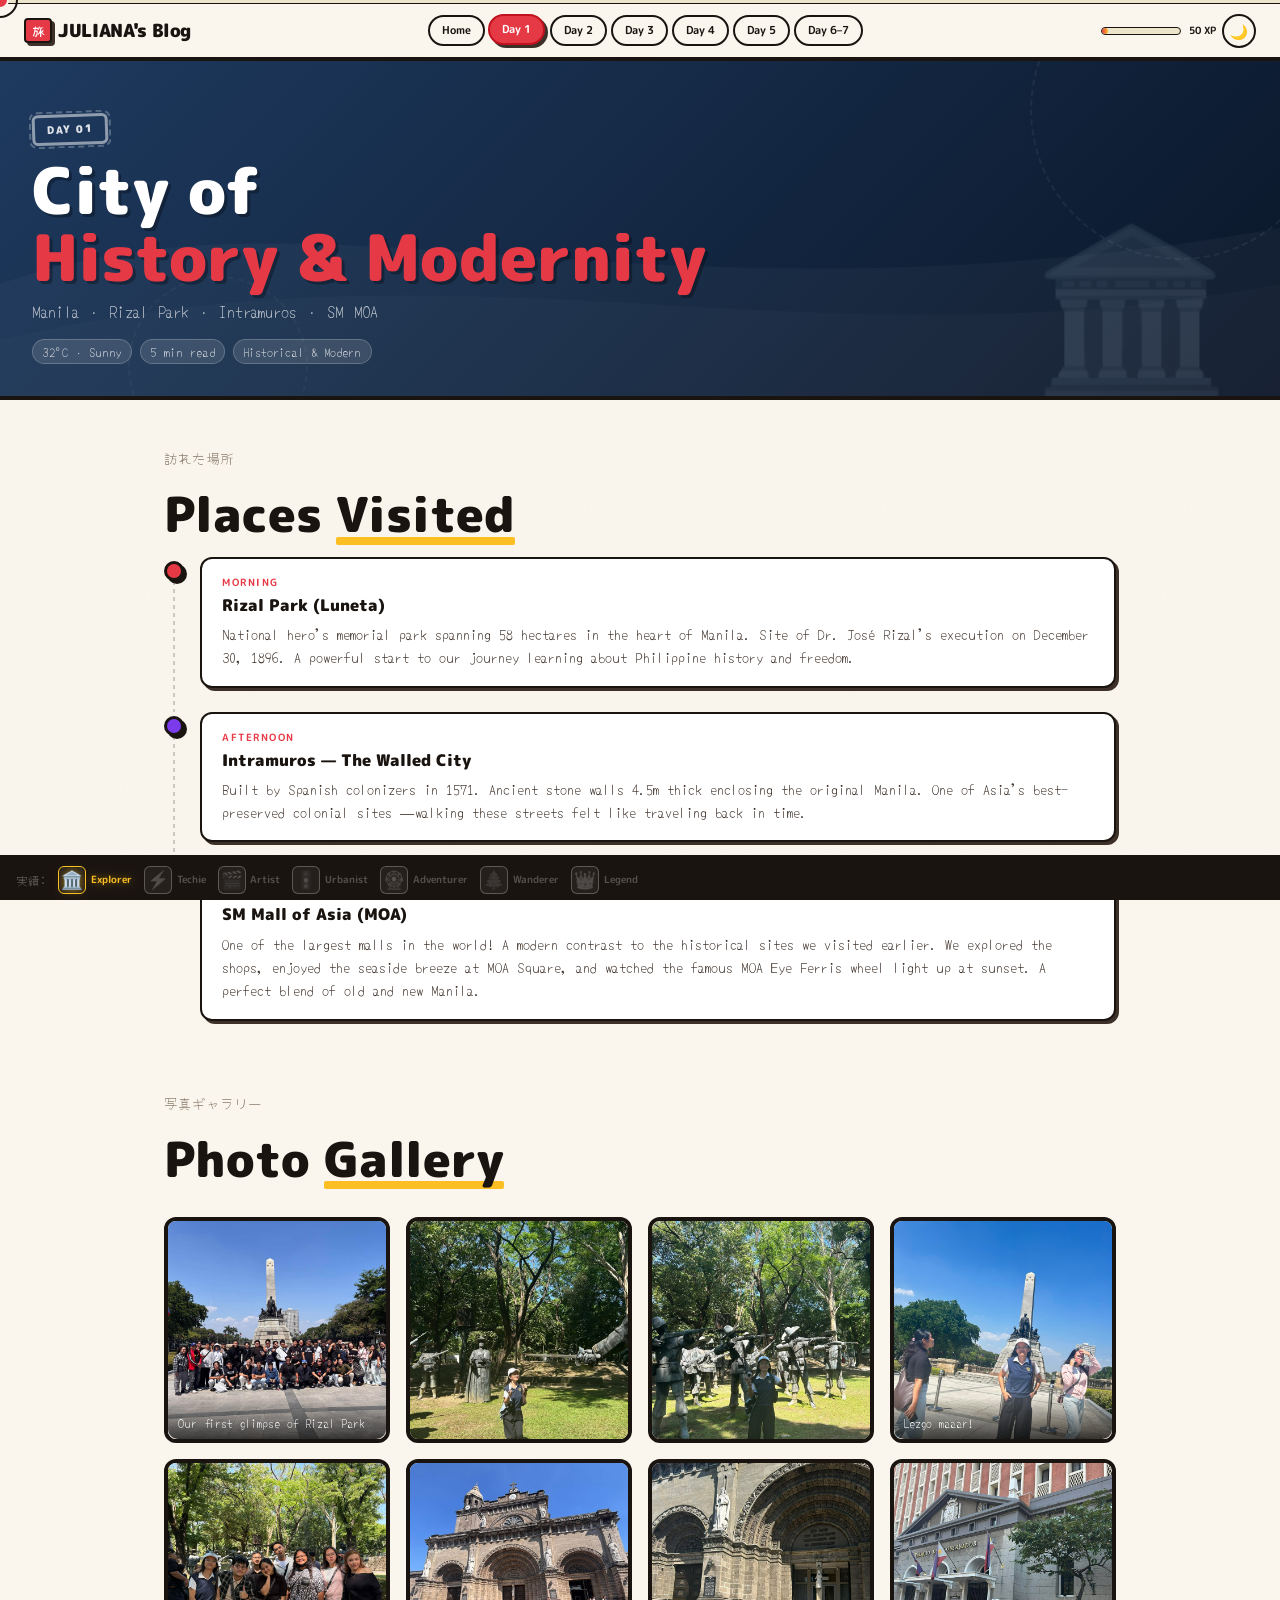
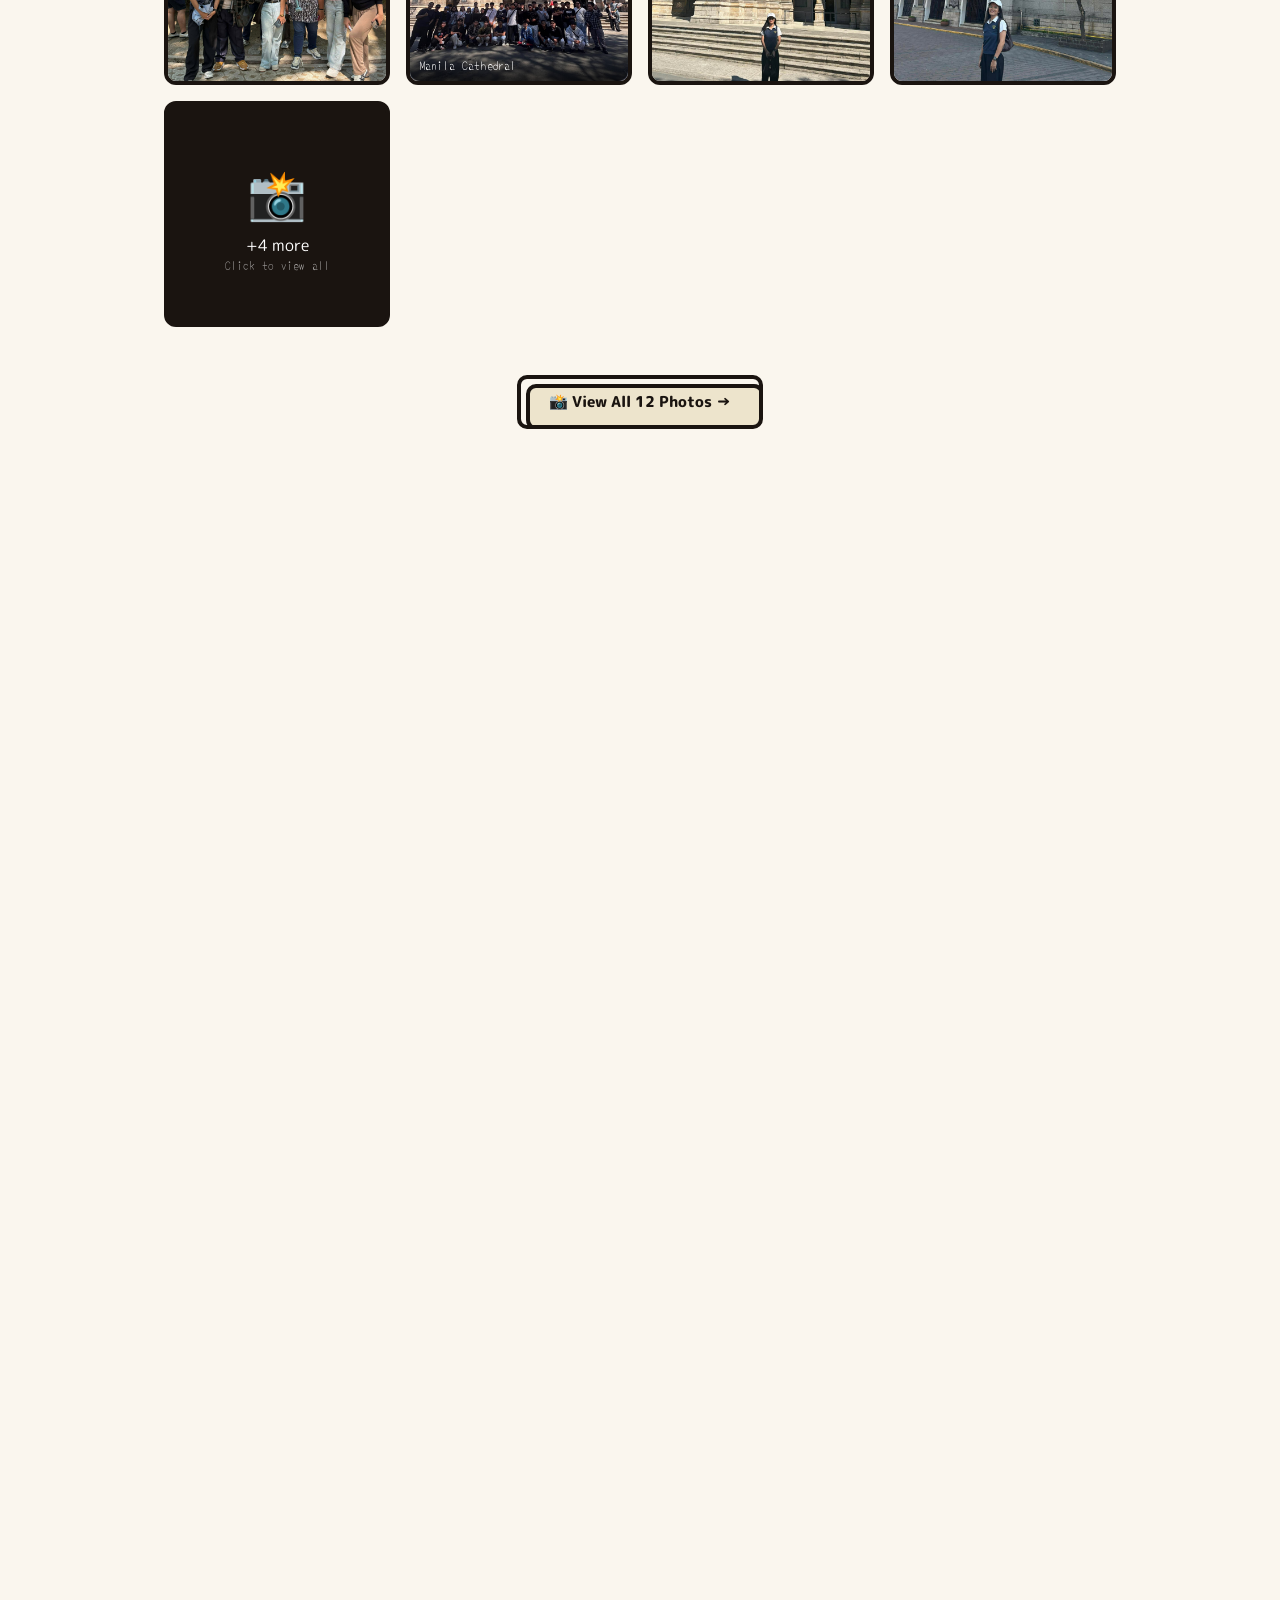
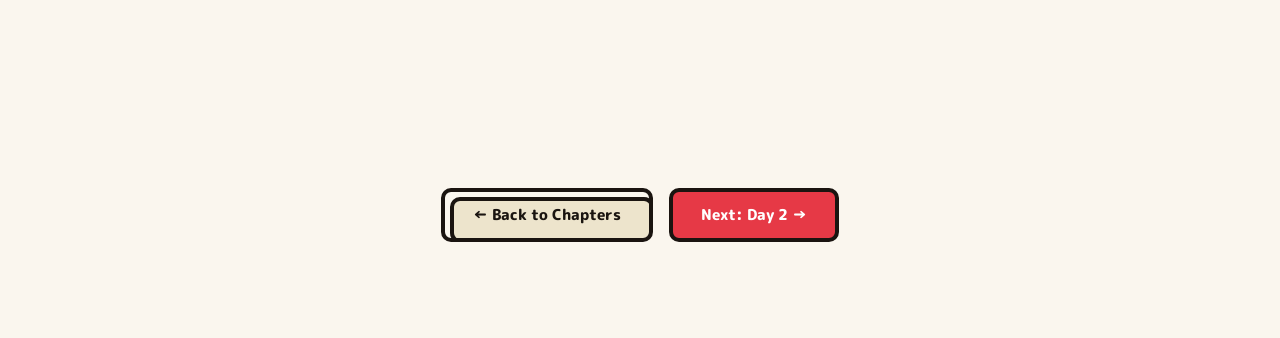
<file: day1.html>
<!DOCTYPE html>
<html lang="en">

<head>
  <meta charset="UTF-8">
  <meta name="viewport" content="width=device-width, initial-scale=1.0">
  <title>Day 1 — Manila · 旅日記</title>
  <link rel="stylesheet" href="style.css">
  <style>
    :root {
      --day-color: #e63946;
      --day-dark: #c1121f;
      --day-light: rgba(230, 57, 70, 0.1);
    }
  </style>
  <link rel="stylesheet" href="day-shared.css">
</head>

<body>
  <div id="cursor"></div>
  <div id="cursor-ring"></div>
  <div id="scroll-bar">
    <div id="scroll-fill"></div>
  </div>
  <div id="page-transition"></div>
  <div id="pt-text"></div>

  <!-- Topbar -->
  <div id="topbar">
    <a class="topbar-logo" href="index.html" onclick="nav(event,'index.html','Home')">
      <span class="logo-kanji">旅</span><span>JULIANA's Blog</span>
    </a>
    <nav class="topbar-nav">
      <a class="nav-pill" data-page="index.html" href="index.html" onclick="nav(event,'index.html','Home')">Home</a>
      <a class="nav-pill active" data-page="day1.html" href="day1.html">Day 1</a>
      <a class="nav-pill" data-page="day2.html" href="day2.html" onclick="nav(event,'day2.html','Day 2')">Day 2</a>
      <a class="nav-pill" data-page="day3.html" href="day3.html" onclick="nav(event,'day3.html','Day 3')">Day 3</a>
      <a class="nav-pill" data-page="day4.html" href="day4.html" onclick="nav(event,'day4.html','Day 4')">Day 4</a>
      <a class="nav-pill" data-page="day5.html" href="day5.html" onclick="nav(event,'day5.html','Day 5')">Day 5</a>
      <a class="nav-pill" data-page="day67.html" href="day67.html" onclick="nav(event,'day67.html','Day 6-7')">Day
        6–7</a>
    </nav>
    <div class="topbar-actions">
      <div class="xp-row">
        <div class="xp-track">
          <div class="xp-fill" id="xp-fill"></div>
        </div><span id="xp-num">0 XP</span>
      </div>
      <div class="icon-pill" onclick="toggleDark()">🌙</div>
    </div>
  </div>

  <div class="page">
    <!-- HERO -->
    <div class="day-hero" style="background:linear-gradient(135deg,#1e3a5f 0%,#0a1628 100%);">
      <div class="day-hero-deco">
        <svg viewBox="0 0 800 300" class="hero-svg-deco" preserveAspectRatio="none">
          <path d="M0,200 C200,100 400,250 800,150 L800,300 L0,300Z" fill="rgba(255,255,255,0.03)" />
          <path d="M0,250 C300,150 500,280 800,200 L800,300 L0,300Z" fill="rgba(255,255,255,0.02)" />
        </svg>
        <div class="hero-circle"
          style="width:300px;height:300px;top:-100px;right:-50px;border-color:rgba(255,255,255,0.06)"></div>
        <div class="hero-circle"
          style="width:180px;height:180px;bottom:-60px;left:10%;border-color:rgba(255,255,255,0.04)"></div>
      </div>
      <div class="day-hero-content">
        <div class="day-stamp">
          <span class="stamp" style="color:#fff;border-color:rgba(255,255,255,0.6);">DAY 01</span>
        </div>
        <h1 class="day-title">City of<br><span style="color:var(--day-color)">History & Modernity</span></h1>
        <p class="day-subtitle">Manila · Rizal Park · Intramuros · SM MOA</p>
        <div style="display:flex;gap:0.5rem;flex-wrap:wrap;margin-top:1rem;">
          <span class="atm-tag">32°C · Sunny</span>
          <span class="atm-tag">5 min read</span>
          <span class="atm-tag">Historical & Modern</span>
        </div>
      </div>
      <div class="day-hero-emoji">🏛️</div>
    </div>

    <!-- CONTENT -->
    <div class="day-content">

      <!-- PLACES TIMELINE -->
      <section class="content-section reveal">
        <span class="section-kana">訪れた場所</span>
        <h2 class="section-heading">Places <span class="underline-swash">Visited</span></h2>
        <div class="timeline">
          <div class="tl-item">
            <div class="tl-dot" style="background:var(--day-color)"></div>
            <div class="tl-card">
              <div class="tl-time">Morning</div>
              <div class="tl-place">Rizal Park (Luneta)</div>
              <div class="tl-desc">National hero's memorial park spanning 58 hectares in the heart of Manila. Site of
                Dr. José Rizal's execution on December 30, 1896. A powerful start to our journey learning about
                Philippine history and freedom.</div>
              <div class="tl-emoji"></div>
            </div>
          </div>
          <div class="tl-item">
            <div class="tl-dot" style="background:#7c3aed"></div>
            <div class="tl-card">
              <div class="tl-time">Afternoon</div>
              <div class="tl-place">Intramuros — The Walled City</div>
              <div class="tl-desc">Built by Spanish colonizers in 1571. Ancient stone walls 4.5m thick enclosing the
                original Manila. One of Asia's best-preserved colonial sites — walking these streets felt like traveling
                back in time.</div>
              <div class="tl-emoji"></div>
            </div>
          </div>
          <div class="tl-item">
            <div class="tl-dot" style="background:#0ea5e9"></div>
            <div class="tl-card">
              <div class="tl-time">Late Afternoon / Evening</div>
              <div class="tl-place">SM Mall of Asia (MOA)</div>
              <div class="tl-desc">One of the largest malls in the world! A modern contrast to the historical sites we
                visited earlier. We explored the shops, enjoyed the seaside breeze at MOA Square, and watched the famous
                MOA Eye Ferris wheel light up at sunset. A perfect blend of old and new Manila.</div>
              <div class="tl-emoji">
                <div>
                </div>
              </div>
            </div>
      </section>

      <!-- PHOTO GALLERY -->
      <section class="content-section reveal" data-delay="0.1">
        <span class="section-kana">写真ギャラリー</span>
        <h2 class="section-heading">Photo <span class="underline-swash">Gallery</span></h2>
        <div class="photo-grid-masonry" id="gallery-day1">
          <!-- Images will be loaded dynamically -->
        </div>
        <button class="btn btn-ghost" onclick="openFullGallery(1)" style="margin-top:1rem;align-self:center;">📸 View
          All 12 Photos →</button>
      </section>

      <div class="two-col">
        <!-- JOURNAL / LEARNINGS -->
        <section class="content-section reveal" data-delay="0.1">
          <span class="section-kana">学んだこと</span>
          <h2 class="section-heading">What We <span class="underline-swash">Learned</span></h2>
          <div class="notebook journal-lines"
            style="padding:1.5rem 1.5rem 1.5rem 4rem;border:var(--border-thick);border-radius:14px;box-shadow:var(--shadow-md);background:#fff;">
            <div class="learn-item">
              <span class="learn-icon"></span>
              <p>Standing at the exact spot where Rizal was executed hit differently than reading about it in a
                textbook. History stopped being a subject and became something I could actually feel.</p>
            </div>
            <div class="learn-item">
              <span class="learn-icon"></span>
              <p>Intramuros made me realize how much of Philippine history I took for granted. Those 4.5-meter walls
                weren't just built for protection — they were built to control. Walking through them as a free Filipino
                felt meaningful.</p>
            </div>
            <div class="learn-item">
              <span class="learn-icon"></span>
              <p>As an IT student, MOA reminded me that technology and commerce are deeply linked — the logistics,
                systems, and infrastructure behind a mall that size is basically an IT operation in itself.</p>
            </div>
            <div class="learn-item">
              <span class="learn-icon"></span>
              <p>Our batch was loud and excited the whole day — but the moment we stepped inside Intramuros, everyone
                got quieter. Some places just command respect without asking for it.</p>
            </div>
            <div class="learn-item">
              <span class="learn-icon"></span>
              <p>Day 1 set the tone for the whole tour: every place we visited had layers. Nothing was just a landmark —
                everything had a story, a system, a reason to exist.</p>
            </div>
          </div>
        </section>

        <!-- REFLECTION + FUN FACTS -->
        <div style="display:flex;flex-direction:column;gap:1.5rem;">
          <section class="content-section reveal" data-delay="0.2">
            <span class="section-kana">振り返り</span>
            <h2 class="section-heading">Reflection</h2>
            <div class="speech-bubble">
              <p>"I didn't expect Day 1 to hit as hard as it did. Walking through Intramuros with my batchmates — all of
                us IT students from Davao — felt surreal. We spend our days thinking about code and systems, but here we
                were standing inside 500-year-old walls built by people who had no electricity, let alone computers. And
                then ending the night at SM MOA, watching the bay light up, I thought — <em>this country has always been
                  building things.</em> We're just the next generation doing it differently."</p>
            </div>
          </section>

          <section class="content-section reveal" data-delay="0.25">
            <span class="section-kana">おもしろい事実</span>
            <h2 class="section-heading">Fun Facts</h2>
            <div style="display:flex;flex-direction:column;gap:0.75rem;">
              <div class="sticky" style="transform:rotate(-2deg)">🏛️ Rizal Park spans 58 hectares — bigger than
                Monaco's palace!</div>
              <div class="sticky" style="transform:rotate(1.5deg);background:#e3f2fd;border-color:#90caf9"> SM MOA is
                the 4th LARGEST mall in the world!</div>
              <div class="sticky" style="transform:rotate(-1deg);background:#f3e5f5;border-color:#ce93d8"> Intramuros
                walls are 4.5 meters thick — built to withstand cannon fire!</div>
            </div>
          </section>

          <section class="content-section reveal" data-delay="0.3">
            <span class="section-kana">今日の気分</span>
            <h2 class="section-heading">Day Mood</h2>
            <div class="mood-row">
              <div class="mood-item flip-card" style="height:80px">
                <div class="flip-card-inner"
                  style="transform-style:preserve-3d;transition:transform 0.6s;width:100%;height:100%">
                  <div class="flip-front"
                    style="backface-visibility:hidden;position:absolute;inset:0;display:flex;flex-direction:column;align-items:center;justify-content:center;background:#fff;border:var(--border);border-radius:10px;font-size:1.8rem;">
                    one</div>
                  <div class="flip-back"
                    style="backface-visibility:hidden;position:absolute;inset:0;transform:rotateY(180deg);display:flex;align-items:center;justify-content:center;background:var(--day-color);color:#fff;font-family:var(--font-sketch);font-size:0.75rem;border-radius:10px;text-align:center;padding:0.5rem;">
                    Amazed!</div>
                </div>
              </div>
              <div class="mood-item flip-card" style="height:80px">
                <div class="flip-card-inner"
                  style="transform-style:preserve-3d;transition:transform 0.6s;width:100%;height:100%">
                  <div class="flip-front"
                    style="backface-visibility:hidden;position:absolute;inset:0;display:flex;flex-direction:column;align-items:center;justify-content:center;background:#fff;border:var(--border);border-radius:10px;font-size:1.8rem;">
                    two</div>
                  <div class="flip-back"
                    style="backface-visibility:hidden;position:absolute;inset:0;transform:rotateY(180deg);display:flex;align-items:center;justify-content:center;background:#7c3aed;color:#fff;font-family:var(--font-sketch);font-size:0.75rem;border-radius:10px;text-align:center;padding:0.5rem;">
                    Curious!</div>
                </div>
              </div>
              <div class="mood-item flip-card" style="height:80px">
                <div class="flip-card-inner"
                  style="transform-style:preserve-3d;transition:transform 0.6s;width:100%;height:100%">
                  <div class="flip-front"
                    style="backface-visibility:hidden;position:absolute;inset:0;display:flex;flex-direction:column;align-items:center;justify-content:center;background:#fff;border:var(--border);border-radius:10px;font-size:1.8rem;">
                    three</div>
                  <div class="flip-back"
                    style="backface-visibility:hidden;position:absolute;inset:0;transform:rotateY(180deg);display:flex;align-items:center;justify-content:center;background:#0ea5e9;color:#fff;font-family:var(--font-sketch);font-size:0.75rem;border-radius:10px;text-align:center;padding:0.5rem;">
                    Inspired!</div>
                </div>
              </div>
            </div>
            <p
              style="font-family:var(--font-sketch);font-size:0.75rem;color:var(--muted);margin-top:0.5rem;text-align:center;">
              Hover the cards ↑</p>
          </section>
        </div>
      </div>

      <!-- SKILLS DISCOVERED -->
      <section class="content-section reveal">
        <span class="section-kana">発見したスキル</span>
        <h2 class="section-heading">Skills <span class="underline-swash">Discovered</span></h2>
        <div class="skill-cloud">
          <span class="skill-tag" style="--sc:#e63946">Philippine History</span>
          <span class="skill-tag" style="--sc:#7c3aed">Colonial Architecture</span>
          <span class="skill-tag" style="--sc:#16a34a"> Heritage Conservation</span>
          <span class="skill-tag" style="--sc:#f59e0b"> Cultural Appreciation</span>
          <span class="skill-tag" style="--sc:#0ea5e9"> Modern Commerce</span>
          <span class="skill-tag" style="--sc:#db2777"> Urban Contrasts</span>
        </div>
      </section>

      <!-- NAV BUTTONS -->
      <div class="day-nav-row">
        <button class="btn btn-ghost" onclick="nav(null,'index.html','Home')">← Back to Chapters</button>
        <button class="btn btn-red" onclick="nav(null,'day2.html','Day 2')">Next: Day 2 →</button>
      </div>
    </div>
  </div>

  <!-- Photo zoom -->
  <div id="photo-zoom" onclick="this.classList.remove('open')"
    style="position:fixed;inset:0;z-index:5000;background:rgba(0,0,0,0.95);display:none;align-items:center;justify-content:center;flex-direction:column;gap:1rem;backdrop-filter:blur(16px);">
    <div id="pz-emoji" style="font-size:8rem;animation:pop-in 0.4s ease;"></div>
    <div id="pz-title" style="font-family:var(--font-display);font-weight:900;font-size:1.5rem;color:#fff;"></div>
    <div id="pz-desc"
      style="font-family:var(--font-sketch);font-size:1rem;color:rgba(255,255,255,0.6);max-width:400px;text-align:center;">
    </div>
    <div style="font-family:var(--font-sketch);font-size:0.8rem;color:rgba(255,255,255,0.3);margin-top:1rem;">Click
      anywhere to close</div>
  </div>

  <!-- Achievements -->
  <div id="ach-strip"></div>

  <script src="shared.js"></script>
  <script src="day-shared.js"></script>
  <script>
    initDayPage('day1');
  </script>
</body>

</html>
</file>
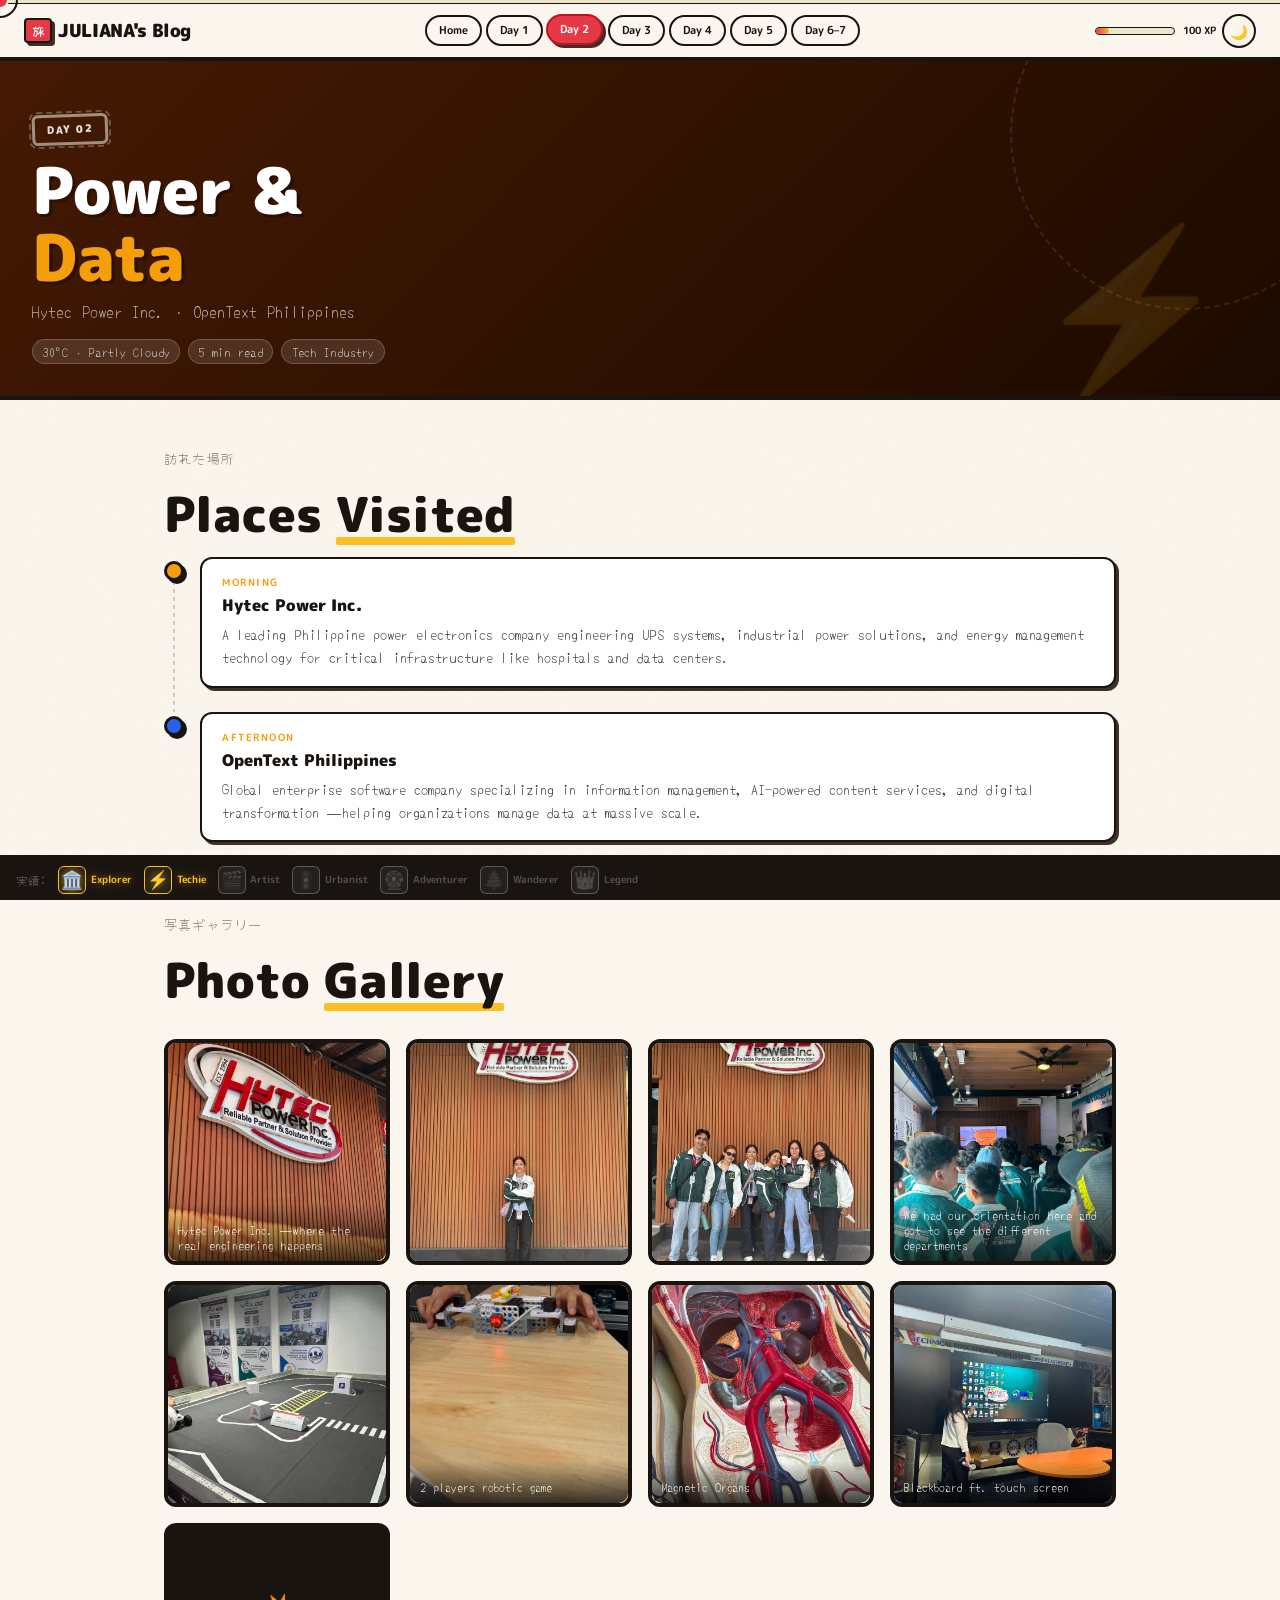
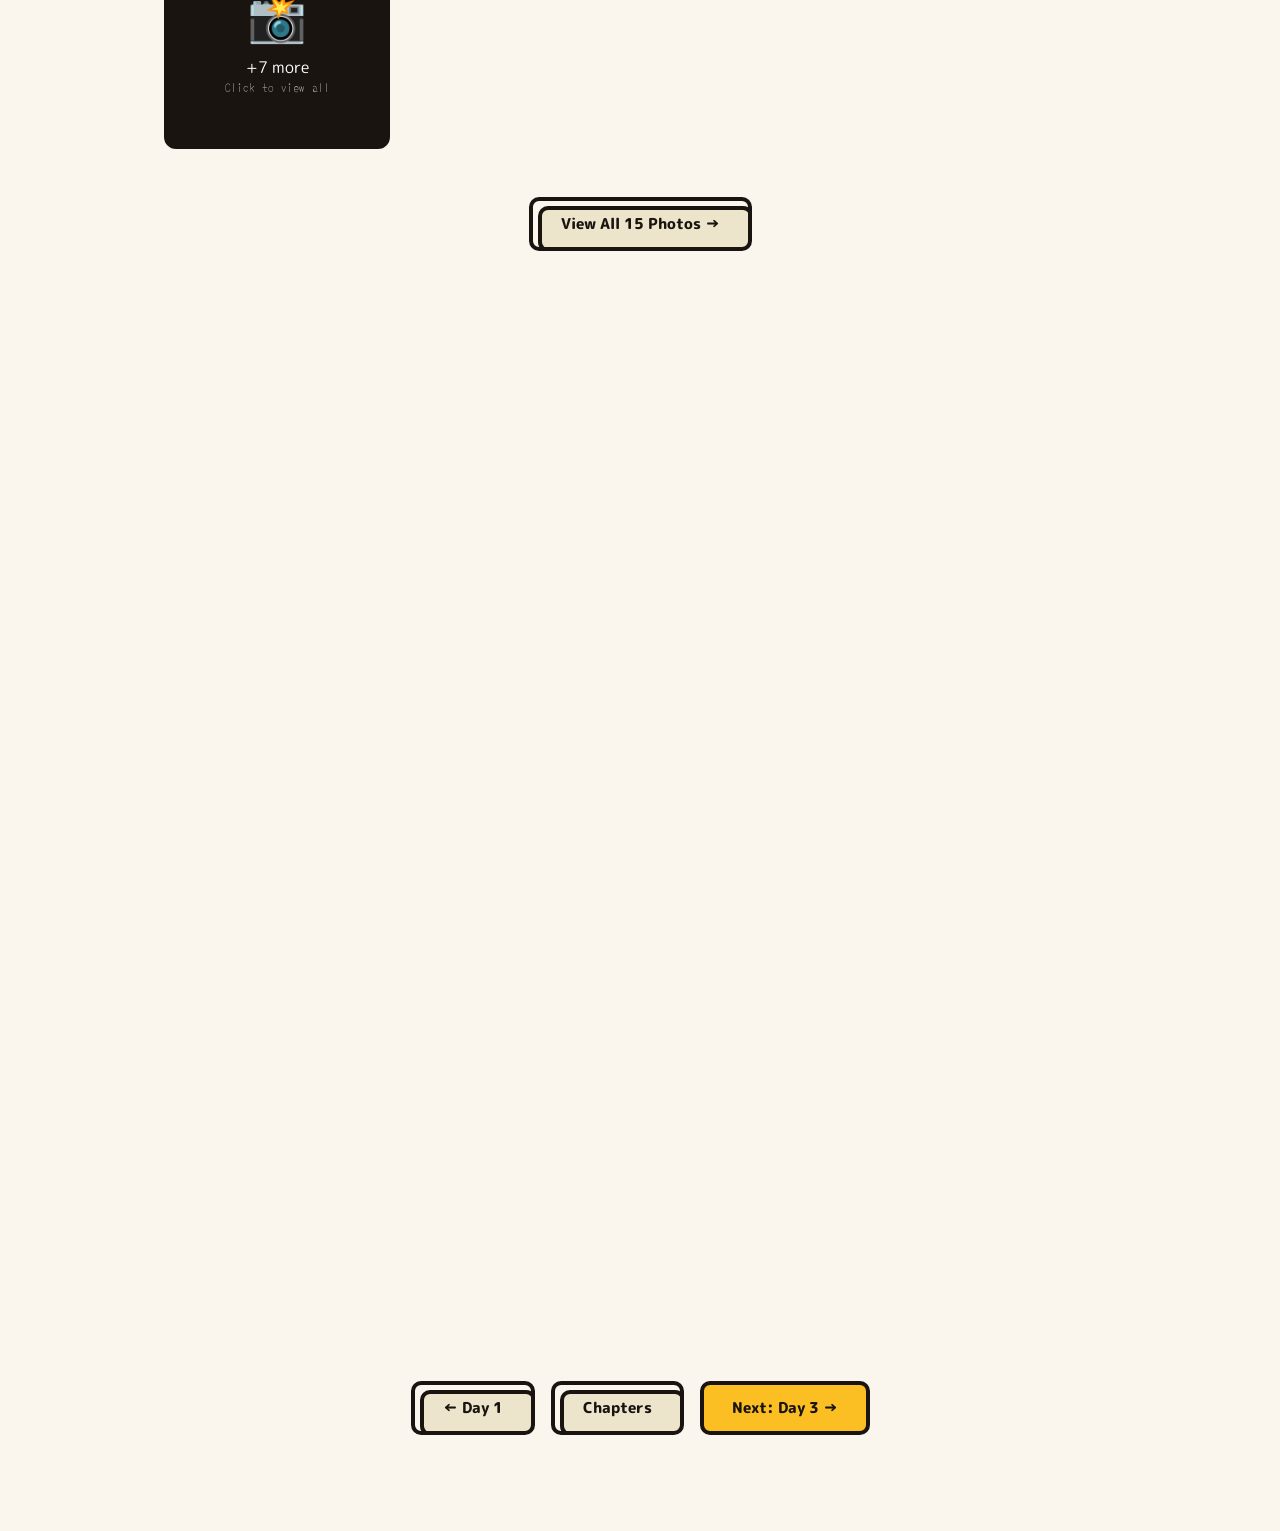
<file: day2.html>
<!DOCTYPE html>
<html lang="en">

<head>
  <meta charset="UTF-8">
  <meta name="viewport" content="width=device-width, initial-scale=1.0">
  <title>Day 2 — Tech · 旅日記</title>
  <link rel="stylesheet" href="style.css">
  <style>
    :root {
      --day-color: #f59e0b;
      --day-dark: #d97706;
      --day-light: rgba(245, 158, 11, 0.1);
    }
  </style>
  <link rel="stylesheet" href="day-shared.css">
</head>

<body>
  <div id="cursor"></div>
  <div id="cursor-ring"></div>
  <div id="scroll-bar">
    <div id="scroll-fill"></div>
  </div>
  <div id="page-transition"></div>
  <div id="pt-text"></div>
  <div id="topbar">
    <a class="topbar-logo" href="index.html" onclick="nav(event,'index.html','')"><span
        class="logo-kanji">旅</span><span>JULIANA's Blog</span></a>
    <nav class="topbar-nav">
      <a class="nav-pill" href="index.html" onclick="nav(event,'index.html','Home')">Home</a>
      <a class="nav-pill" href="day1.html" onclick="nav(event,'day1.html','Day 1 ')">Day 1</a>
      <a class="nav-pill active">Day 2</a>
      <a class="nav-pill" href="day3.html" onclick="nav(event,'day3.html','Day 3 ')">Day 3</a>
      <a class="nav-pill" href="day4.html" onclick="nav(event,'day4.html','Day 4 ')">Day 4</a>
      <a class="nav-pill" href="day5.html" onclick="nav(event,'day5.html','Day 5 ')">Day 5</a>
      <a class="nav-pill" href="day67.html" onclick="nav(event,'day67.html','Day 6-7 ')">Day 6–7</a>
    </nav>
    <div class="topbar-actions">
      <div class="xp-row">
        <div class="xp-track">
          <div class="xp-fill" id="xp-fill"></div>
        </div><span id="xp-num">0 XP</span>
      </div>
      <div class="icon-pill" onclick="toggleDark()">🌙</div>
    </div>
  </div>
  <div class="page">
    <div class="day-hero" style="background:linear-gradient(135deg,#451a03 0%,#1c0a00 100%);">
      <div class="day-hero-deco">
        <div class="hero-circle"
          style="width:350px;height:350px;top:-100px;right:-80px;border-color:rgba(245,158,11,0.15)"></div>
      </div>
      <div class="day-hero-content">
        <div class="day-stamp"><span class="stamp" style="color:#fff;border-color:rgba(255,255,255,0.6);">DAY 02</span>
        </div>
        <h1 class="day-title">Power &<br><span style="color:var(--day-color)">Data</span></h1>
        <p class="day-subtitle">Hytec Power Inc. · OpenText Philippines</p>
        <div style="display:flex;gap:0.5rem;flex-wrap:wrap;margin-top:1rem;">
          <span class="atm-tag">30°C · Partly Cloudy</span>
          <span class="atm-tag">5 min read</span>
          <span class="atm-tag">Tech Industry</span>
        </div>
      </div>
      <div class="day-hero-emoji">⚡</div>
    </div>
    <div class="day-content">
      <section class="content-section reveal">
        <span class="section-kana">訪れた場所</span>
        <h2 class="section-heading">Places <span class="underline-swash">Visited</span></h2>
        <div class="timeline">
          <div class="tl-item">
            <div class="tl-dot" style="background:var(--day-color)"></div>
            <div class="tl-card">
              <div class="tl-time">Morning</div>
              <div class="tl-place">Hytec Power Inc.</div>
              <div class="tl-desc">A leading Philippine power electronics company engineering UPS systems, industrial
                power solutions, and energy management technology for critical infrastructure like hospitals and data
                centers.</div>
              <div class="tl-emoji"></div>
            </div>
          </div>
          <div class="tl-item">
            <div class="tl-dot" style="background:#2563eb"></div>
            <div class="tl-card">
              <div class="tl-time">Afternoon</div>
              <div class="tl-place">OpenText Philippines</div>
              <div class="tl-desc">Global enterprise software company specializing in information management, AI-powered
                content services, and digital transformation — helping organizations manage data at massive scale.</div>
              <div class="tl-emoji"></div>
            </div>
          </div>
        </div>
      </section>
      <!-- PHOTO GALLERY -->
      <section class="content-section reveal" data-delay="0.1">
        <span class="section-kana">写真ギャラリー</span>
        <h2 class="section-heading">Photo <span class="underline-swash">Gallery</span></h2>
        <div class="photo-grid-masonry" id="gallery-day2">
          <!-- Images will be loaded dynamically -->
        </div>
        <button class="btn btn-ghost" onclick="openFullGallery(2)" style="margin-top:1rem;align-self:center;"> View All
          15
          Photos →</button>
      </section>

      <div class="two-col">
        <section class="content-section reveal" data-delay="0.1">
          <span class="section-kana">学んだこと</span>
          <h2 class="section-heading">What We <span class="underline-swash">Learned</span></h2>
          <div class="notebook journal-lines"
            style="padding:1.5rem 1.5rem 1.5rem 4rem;border:var(--border-thick);border-radius:14px;box-shadow:var(--shadow-md);background:#fff;">
            <div class="learn-item"><span class="learn-icon"></span>
              <p>Before Hytec, I honestly didn't know power engineering was a thing IT could touch. Seeing how UPS
                systems are monitored and managed digitally — that was my first real "oh, IT is everywhere" moment of
                the trip.</p>
            </div>
            <div class="learn-item"><span class="learn-icon"></span>
              <p>OpenText was humbling. The scale of what they manage — billions of documents, AI-powered workflows,
                enterprise systems — made me realize our school projects are just scratching the surface of what real
                software does.</p>
            </div>
            <div class="learn-item"><span class="learn-icon"></span>
              <p>One thing that stuck with me: a professional told us <em>"your degree is just the starting point — keep
                  learning outside school."</em> It wasn't discouraging. It was freeing. It meant the ceiling is
                wherever I put it.</p>
            </div>
            <div class="learn-item"><span class="learn-icon"></span>
              <p>Reliable power and reliable data are two sides of the same coin. One company keeps the lights on, the
                other keeps the information flowing. Neither works without the other.</p>
            </div>
            <div class="learn-item"><span class="learn-icon"></span>
              <p>The professionals at both companies were sharp, confident, and genuinely passionate. That's the version
                of myself I want to become — someone who actually loves what they do.</p>
            </div>
          </div>
        </section>
        <div style="display:flex;flex-direction:column;gap:1.5rem;">
          <section class="content-section reveal" data-delay="0.2">
            <span class="section-kana">振り返り</span>
            <h2 class="section-heading">Reflection</h2>
            <div class="speech-bubble">
              <p>"Walking into OpenText as an IT student felt like being a first-year med student stepping into an
                actual hospital — <em>humbling in the best way.</em> The systems they run, the scale of data they
                handle, the way they talked about AI like it was just a normal Tuesday — I realized our coursework is
                the foundation, not the finish line. That advice about keeping learning outside school didn't feel like
                pressure. It felt like permission to go further than I thought I could."</p>
            </div>
          </section>
          <section class="content-section reveal" data-delay="0.25">
            <span class="section-kana">おもしろい事実</span>
            <h2 class="section-heading">Fun Facts</h2>
            <div style="display:flex;flex-direction:column;gap:0.75rem;">
              <div class="sticky" style="transform:rotate(-1.5deg)"> A single UPS unit can power a hospital ICU for
                hours</div>
              <div class="sticky" style="transform:rotate(2deg);background:#e3f2fd;border-color:#90caf9"> OpenText
                manages over 55 billion documents worldwide</div>
              <div class="sticky" style="transform:rotate(-1deg);background:#fff3e0;border-color:#ffcc02"> Data centers
                use 1–2% of global electricity!</div>
            </div>
          </section>
        </div>
      </div>
      <section class="content-section reveal">
        <span class="section-kana">発見したスキル</span>
        <h2 class="section-heading">Skills <span class="underline-swash">Discovered</span></h2>
        <div class="skill-cloud">
          <span class="skill-tag" style="--sc:#f59e0b"> Power Systems</span>
          <span class="skill-tag" style="--sc:#2563eb"> Enterprise IT</span>
          <span class="skill-tag" style="--sc:#16a34a"> UPS Technology</span>
          <span class="skill-tag" style="--sc:#7c3aed"> AI in Business</span>
          <span class="skill-tag" style="--sc:#0ea5e9"> Cloud Computing</span>
          <span class="skill-tag" style="--sc:#ea580c"> Data Management</span>
        </div>
      </section>
      <div class="day-nav-row">
        <button class="btn btn-ghost" onclick="nav(null,'day1.html','← Day 1')">← Day 1</button>
        <button class="btn btn-ghost" onclick="nav(null,'index.html',' Home')"> Chapters</button>
        <button class="btn btn-yellow" onclick="nav(null,'day3.html','Day 3 ')">Next: Day 3 →</button>
      </div>
    </div>
  </div>
  <div id="photo-zoom" onclick="this.classList.remove('open');this.style.display='none'"
    style="position:fixed;inset:0;z-index:5000;background:rgba(0,0,0,0.95);display:none;align-items:center;justify-content:center;flex-direction:column;gap:1rem;backdrop-filter:blur(16px);">
    <div id="pz-emoji" style="font-size:8rem;animation:pop-in 0.4s ease;"></div>
    <div id="pz-title" style="font-family:var(--font-display);font-weight:900;font-size:1.5rem;color:#fff;"></div>
    <div id="pz-desc"
      style="font-family:var(--font-sketch);font-size:1rem;color:rgba(255,255,255,0.6);max-width:400px;text-align:center;">
    </div>
    <div style="font-family:var(--font-sketch);font-size:0.8rem;color:rgba(255,255,255,0.3);margin-top:1rem;">Click
      anywhere to close</div>
  </div>
  <div id="ach-strip"></div>
  <script src="shared.js"></script>
  <script src="day-shared.js"></script>
  <script>initDayPage('day2');</script>
</body>

</html>
</file>
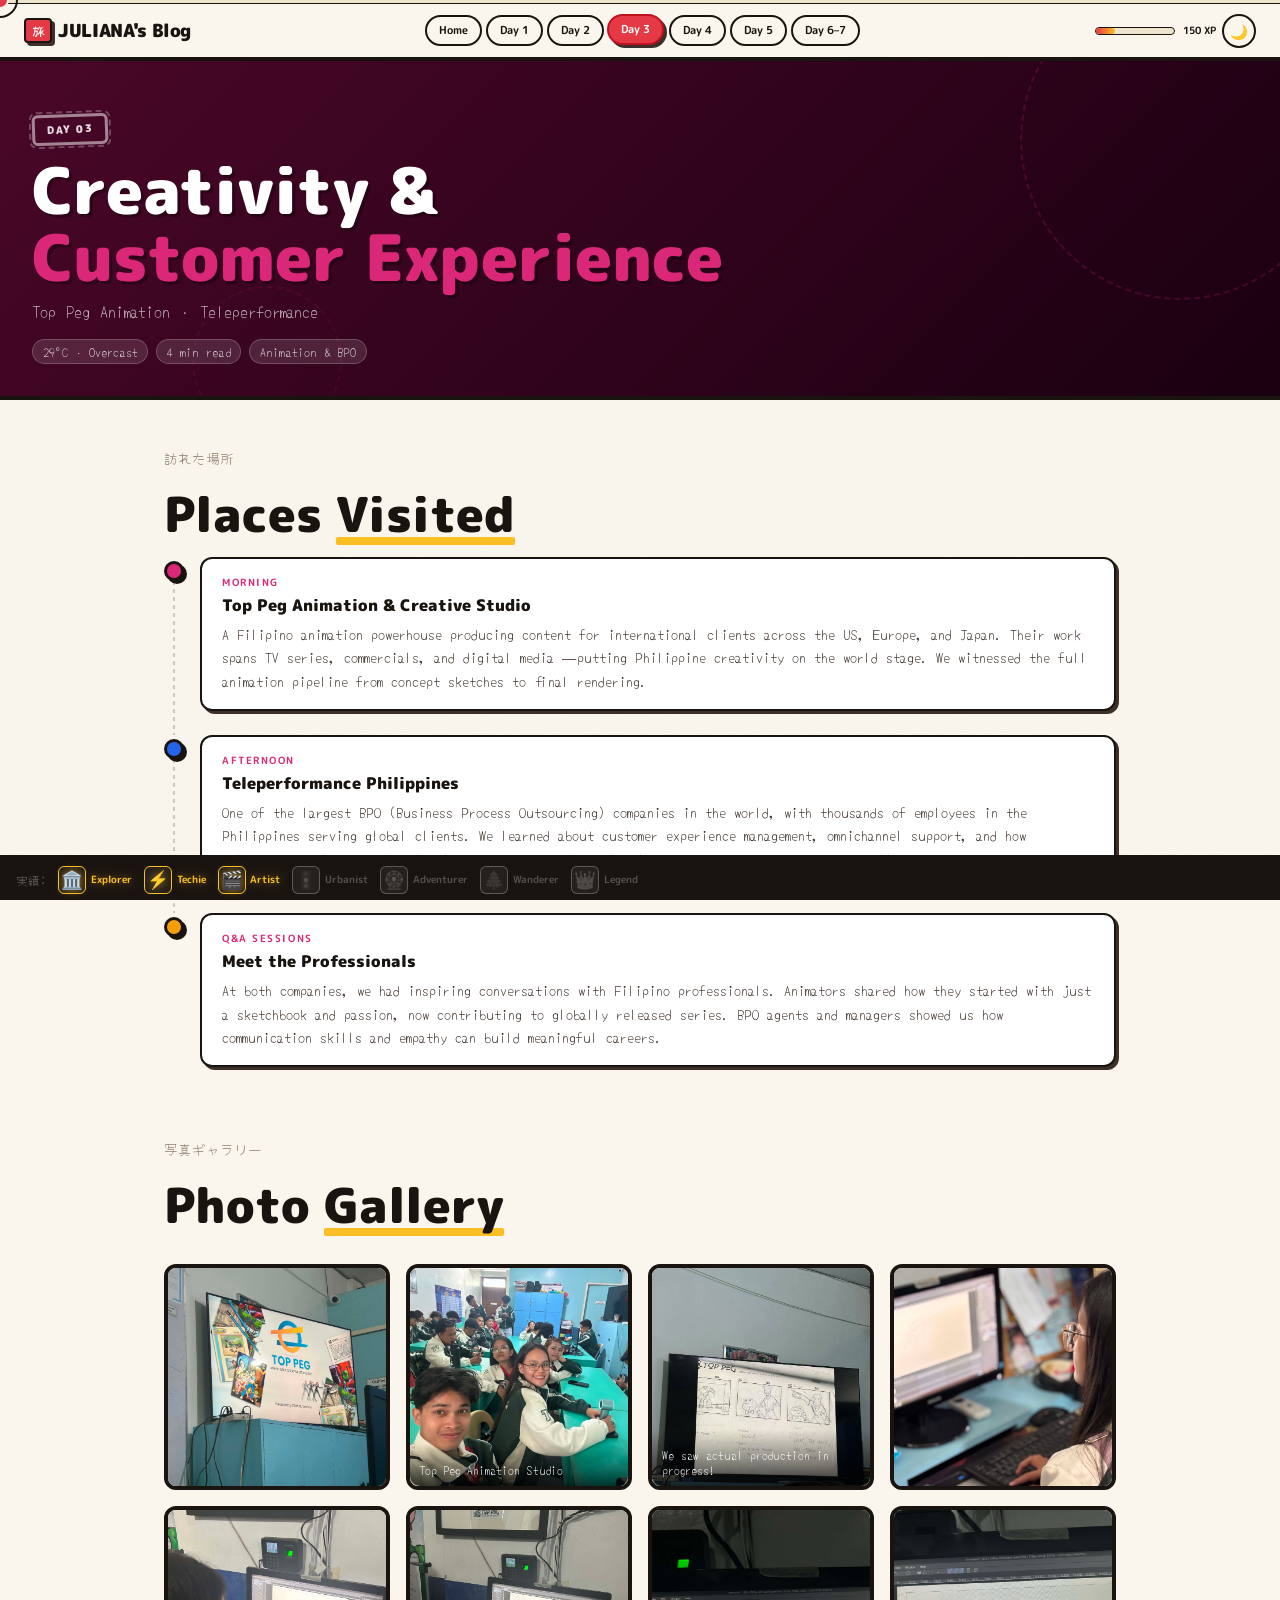
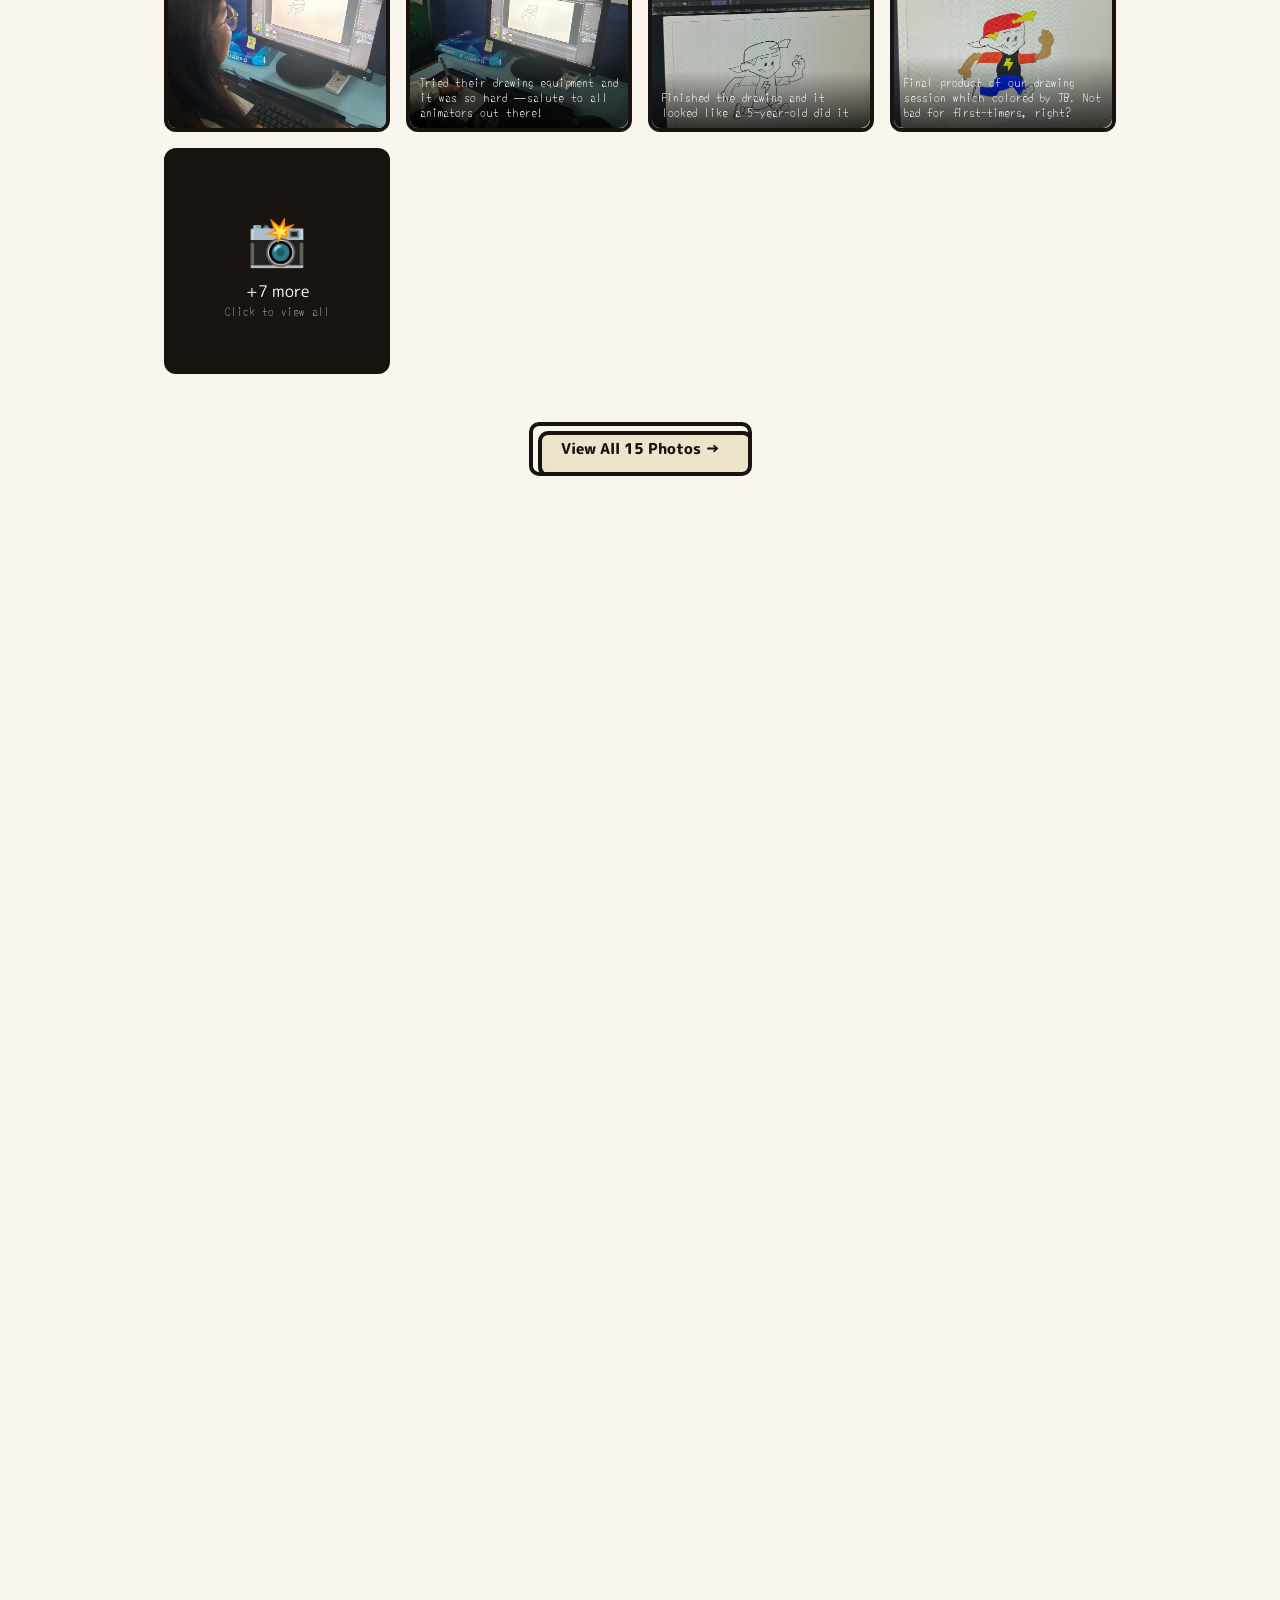
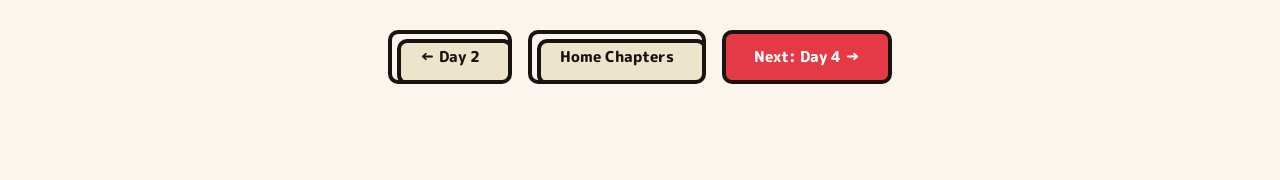
<file: day3.html>
<!DOCTYPE html>
<html lang="en">

<head>
  <meta charset="UTF-8">
  <meta name="viewport" content="width=device-width, initial-scale=1.0">
  <title>Day 3 — Animation & BPO · 旅日記</title>
  <link rel="stylesheet" href="style.css">
  <style>
    :root {
      --day-color: #db2777;
      --day-dark: #be185d;
      --day-light: rgba(219, 39, 119, 0.1);
    }
  </style>
  <link rel="stylesheet" href="day-shared.css">
</head>

<body>
  <div id="cursor"></div>
  <div id="cursor-ring"></div>
  <div id="scroll-bar">
    <div id="scroll-fill"></div>
  </div>
  <div id="page-transition"></div>
  <div id="pt-text"></div>
  <div id="topbar">
    <a class="topbar-logo" href="index.html" onclick="nav(event,'index.html','Home')"><span
        class="logo-kanji">旅</span><span>JULIANA's Blog</span></a>
    <nav class="topbar-nav">
      <a class="nav-pill" href="index.html" onclick="nav(event,'index.html','Home')">Home</a>
      <a class="nav-pill" href="day1.html" onclick="nav(event,'day1.html','Day 1')">Day 1</a>
      <a class="nav-pill" href="day2.html" onclick="nav(event,'day2.html','Day 2')">Day 2</a>
      <a class="nav-pill active">Day 3</a>
      <a class="nav-pill" href="day4.html" onclick="nav(event,'day4.html','Day 4')">Day 4</a>
      <a class="nav-pill" href="day5.html" onclick="nav(event,'day5.html','Day 5')">Day 5</a>
      <a class="nav-pill" href="day67.html" onclick="nav(event,'day67.html','Day 6-7')">Day 6–7</a>
    </nav>
    <div class="topbar-actions">
      <div class="xp-row">
        <div class="xp-track">
          <div class="xp-fill" id="xp-fill"></div>
        </div><span id="xp-num">0 XP</span>
      </div>
      <div class="icon-pill" onclick="toggleDark()">🌙</div>
    </div>
  </div>
  <div class="page">
    <div class="day-hero" style="background:linear-gradient(135deg,#4a0728 0%,#1a0011 100%);">
      <div class="day-hero-deco">
        <div class="hero-circle"
          style="width:320px;height:320px;top:-80px;right:-60px;border-color:rgba(219,39,119,0.2)"></div>
        <div class="hero-circle"
          style="width:150px;height:150px;bottom:-40px;left:15%;border-color:rgba(219,39,119,0.1)"></div>
      </div>
      <div class="day-hero-content">
        <div class="day-stamp"><span class="stamp" style="color:#fff;border-color:rgba(255,255,255,0.6);">DAY 03</span>
        </div>
        <h1 class="day-title">Creativity &<br><span style="color:var(--day-color)">Customer Experience</span></h1>
        <p class="day-subtitle">Top Peg Animation · Teleperformance</p>
        <div style="display:flex;gap:0.5rem;flex-wrap:wrap;margin-top:1rem;">
          <span class="atm-tag">29°C · Overcast</span>
          <span class="atm-tag">4 min read</span>
          <span class="atm-tag">Animation & BPO</span>
        </div>
      </div>
      <div class="day-hero-emoji"></div>
    </div>

    <div class="day-content">
      <section class="content-section reveal">
        <span class="section-kana">訪れた場所</span>
        <h2 class="section-heading">Places <span class="underline-swash">Visited</span></h2>
        <div class="timeline">
          <div class="tl-item">
            <div class="tl-dot" style="background:var(--day-color)"></div>
            <div class="tl-card">
              <div class="tl-time">Morning</div>
              <div class="tl-place">Top Peg Animation & Creative Studio</div>
              <div class="tl-desc">A Filipino animation powerhouse producing content for international clients across
                the US, Europe, and Japan. Their work spans TV series, commercials, and digital media — putting
                Philippine creativity on the world stage. We witnessed the full animation pipeline from concept sketches
                to final rendering.</div>
              <div class="tl-emoji"></div>
            </div>
          </div>
          <div class="tl-item">
            <div class="tl-dot" style="background:#2563eb"></div>
            <div class="tl-card">
              <div class="tl-time">Afternoon</div>
              <div class="tl-place">Teleperformance Philippines</div>
              <div class="tl-desc">One of the largest BPO (Business Process Outsourcing) companies in the world, with
                thousands of employees in the Philippines serving global clients. We learned about customer experience
                management, omnichannel support, and how Filipinos are leading the global BPO industry with world-class
                service and communication skills.</div>
              <div class="tl-emoji"></div>
            </div>
          </div>
          <div class="tl-item">
            <div class="tl-dot" style="background:#f59e0b"></div>
            <div class="tl-card">
              <div class="tl-time">Q&A Sessions</div>
              <div class="tl-place">Meet the Professionals</div>
              <div class="tl-desc">At both companies, we had inspiring conversations with Filipino professionals.
                Animators shared how they started with just a sketchbook and passion, now contributing to globally
                released series. BPO agents and managers showed us how communication skills and empathy can build
                meaningful careers.</div>
              <div class="tl-emoji"></div>
            </div>
          </div>
        </div>
      </section>

      <!-- PHOTO GALLERY -->
      <section class="content-section reveal" data-delay="0.1">
        <span class="section-kana">写真ギャラリー</span>
        <h2 class="section-heading">Photo <span class="underline-swash">Gallery</span></h2>
        <div class="photo-grid-masonry" id="gallery-day3">
          <!-- Images will be loaded dynamically -->
        </div>
        <button class="btn btn-ghost" onclick="openFullGallery(3)" style="margin-top:1rem;align-self:center;">View All
          15 Photos →</button>
      </section>

      <div class="two-col">
        <section class="content-section reveal" data-delay="0.1">
          <span class="section-kana">学んだこと</span>
          <h2 class="section-heading">What We <span class="underline-swash">Learned</span></h2>
          <div class="notebook journal-lines"
            style="padding:1.5rem 1.5rem 1.5rem 4rem;border:var(--border-thick);border-radius:14px;box-shadow:var(--shadow-md);background:#fff;">
            <div class="learn-item"><span class="learn-icon"></span>
              <p>I came in thinking animation was just art — I left knowing it's also project management, software,
                deadlines, and a whole lot of teamwork. Top Peg runs like a tech company that happens to make beautiful
                things.</p>
            </div>
            <div class="learn-item"><span class="learn-icon"></span>
              <p>The animation pipeline surprised me as an IT student — rigging, rendering, compositing — there's
                serious software engineering behind every frame. It's not just drawing.</p>
            </div>
            <div class="learn-item"><span class="learn-icon"></span>
              <p>Teleperformance showed me that communication is a technical skill, not just a soft one. The systems
                they use to manage thousands of interactions simultaneously are genuinely impressive from an IT
                standpoint.</p>
            </div>
            <div class="learn-item"><span class="learn-icon"></span>
              <p>Watching our batchmates get wide-eyed at both places was its own kind of learning — we all came in with
                different impressions and left with the same thought: we underestimated what Filipinos are doing on the
                global stage.</p>
            </div>
            <div class="learn-item"><span class="learn-icon"></span>
              <p>The advice we kept hearing echoed: <em>passion gets you in the door, but skills and discipline keep you
                  there.</em> Whether you're an animator or a BPO agent, excellence is a choice you make every day.</p>
            </div>
          </div>
        </section>
        <div style="display:flex;flex-direction:column;gap:1.5rem;">
          <section class="content-section reveal" data-delay="0.2">
            <span class="section-kana">振り返り</span>
            <h2 class="section-heading">Reflection</h2>
            <div class="speech-bubble">
              <p>"I came into Day 3 thinking it would be the least relevant to IT — animation and BPO didn't exactly
                scream 'computer science' to me. I was wrong. Top Peg runs on render farms and digital pipelines.
                Teleperformance is powered by AI and enterprise software. <em>IT is everywhere</em> — it just wears
                different uniforms. This day quietly shifted how I think about where I could end up after graduation.
                And honestly? The list of possibilities got a lot longer."</p>
            </div>
          </section>
          <section class="content-section reveal" data-delay="0.25">
            <span class="section-kana">おもしろい事実</span>
            <h2 class="section-heading">Fun Facts</h2>
            <div style="display:flex;flex-direction:column;gap:0.75rem;">
              <div class="sticky" style="transform:rotate(-2deg)">24 frames per second = 1 second of animation magic
              </div>
              <div class="sticky" style="transform:rotate(1.5deg);background:#fce4ec;border-color:#f48fb1">Philippine
                animators work on Hollywood & Netflix shows!</div>
              <div class="sticky" style="transform:rotate(-1deg);background:#e3f2fd;border-color:#90caf9">
                Teleperformance operates in over 80 countries worldwide</div>
              <div class="sticky" style="transform:rotate(2deg);background:#e8f5e9;border-color:#a5d6a7">BPO industry
                employs over 1.3 million Filipinos</div>
            </div>
          </section>
        </div>
      </div>

      <section class="content-section reveal">
        <span class="section-kana">発見したスキル</span>
        <h2 class="section-heading">Skills <span class="underline-swash">Discovered</span></h2>
        <div class="skill-cloud">
          <span class="skill-tag" style="--sc:#db2777">2D/3D Animation</span>
          <span class="skill-tag" style="--sc:#7c3aed">Storyboarding</span>
          <span class="skill-tag" style="--sc:#f59e0b">Character Design</span>
          <span class="skill-tag" style="--sc:#0ea5e9">Global Communication</span>
          <span class="skill-tag" style="--sc:#ea580c">BPO Industry</span>
        </div>
      </section>

      <div class="day-nav-row">
        <button class="btn btn-ghost" onclick="nav(null,'day2.html','← Day 2')">← Day 2</button>
        <button class="btn btn-ghost" onclick="nav(null,'index.html','Home')">Home Chapters</button>
        <button class="btn btn-red" onclick="nav(null,'day4.html','Day 4')">Next: Day 4 →</button>
      </div>
    </div>
  </div>

  <div id="photo-zoom" onclick="this.style.display='none'"
    style="position:fixed;inset:0;z-index:5000;background:rgba(0,0,0,0.95);display:none;align-items:center;justify-content:center;flex-direction:column;gap:1rem;backdrop-filter:blur(16px);">
    <div id="pz-emoji" style="font-size:8rem;animation:pop-in 0.4s ease;"></div>
    <div id="pz-title" style="font-family:var(--font-display);font-weight:900;font-size:1.5rem;color:#fff;"></div>
    <div id="pz-desc"
      style="font-family:var(--font-sketch);font-size:1rem;color:rgba(255,255,255,0.6);max-width:400px;text-align:center;">
    </div>
    <div style="font-family:var(--font-sketch);font-size:0.8rem;color:rgba(255,255,255,0.3);margin-top:1rem;">Click
      anywhere to close</div>
  </div>
  <div id="ach-strip"></div>
  <script src="shared.js"></script>
  <script src="day-shared.js"></script>
  <script>
    initDayPage('day3');
  </script>
</body>

</html>
</file>
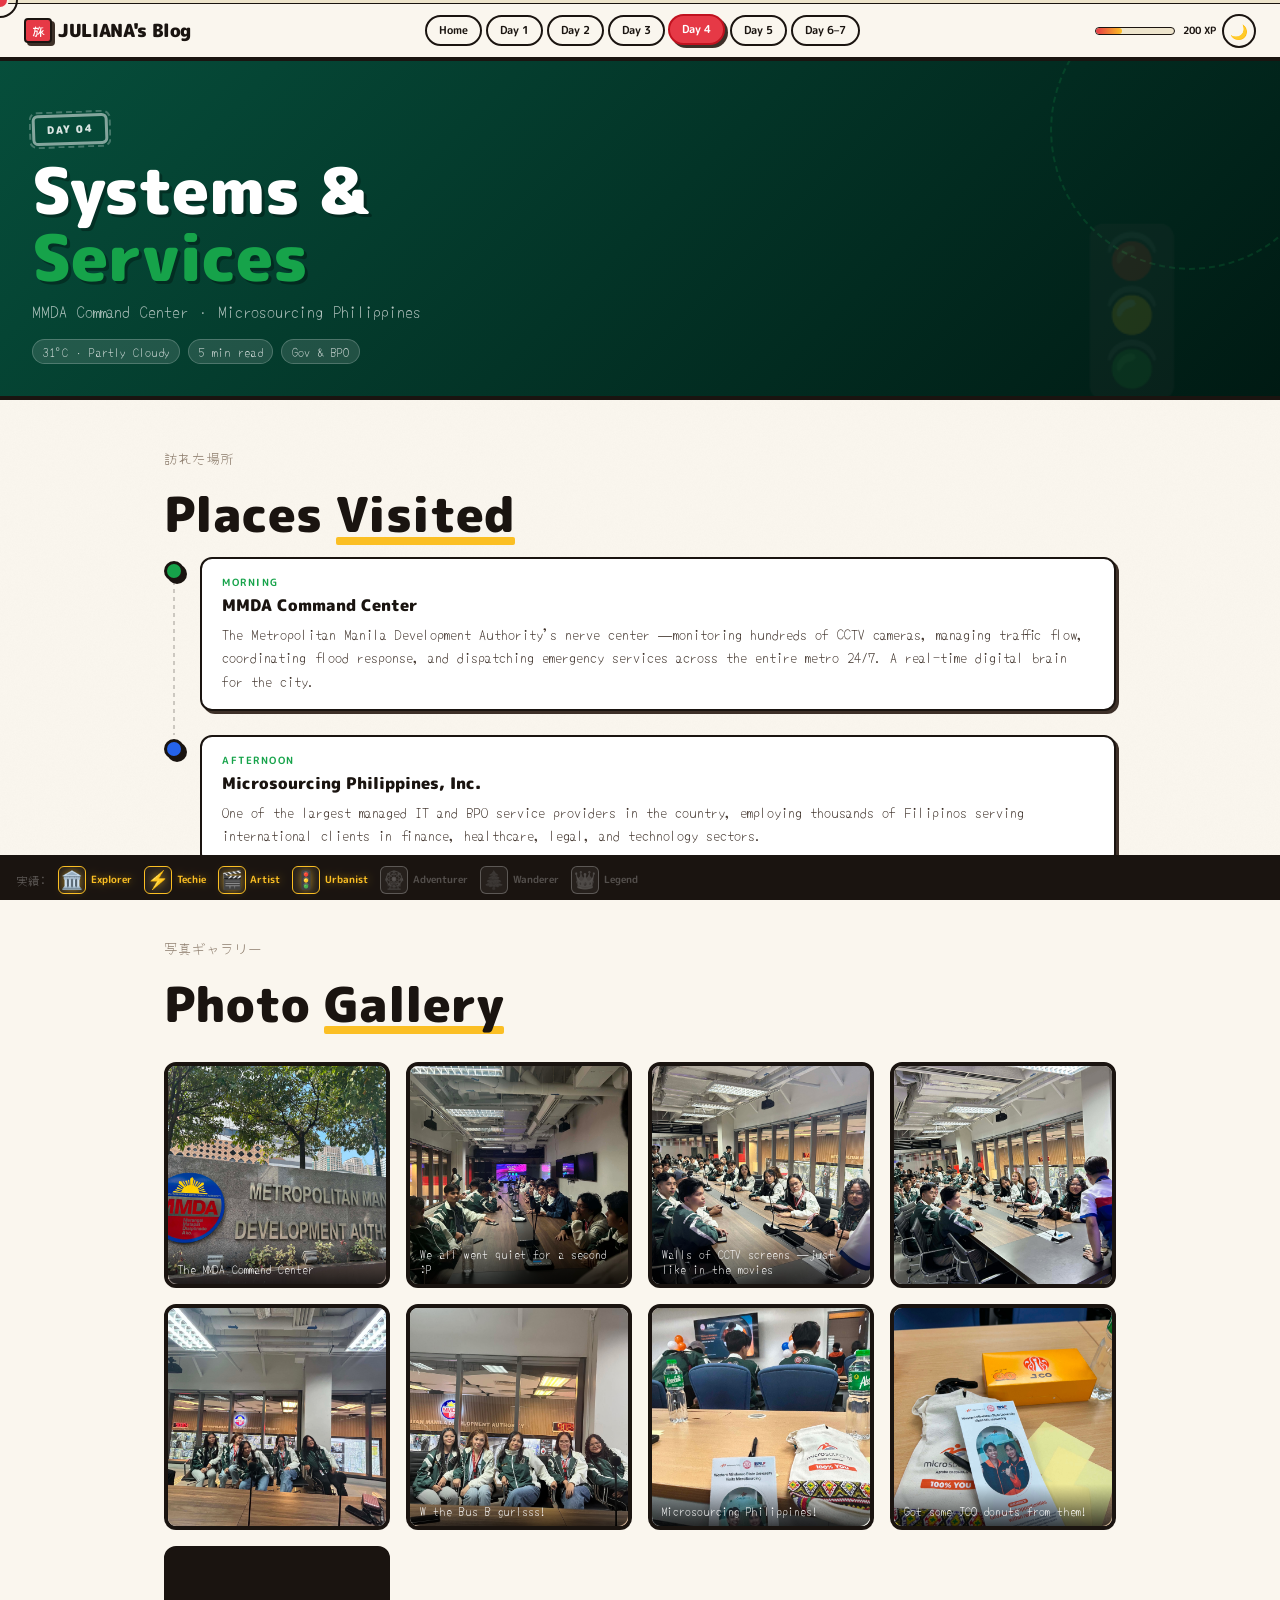
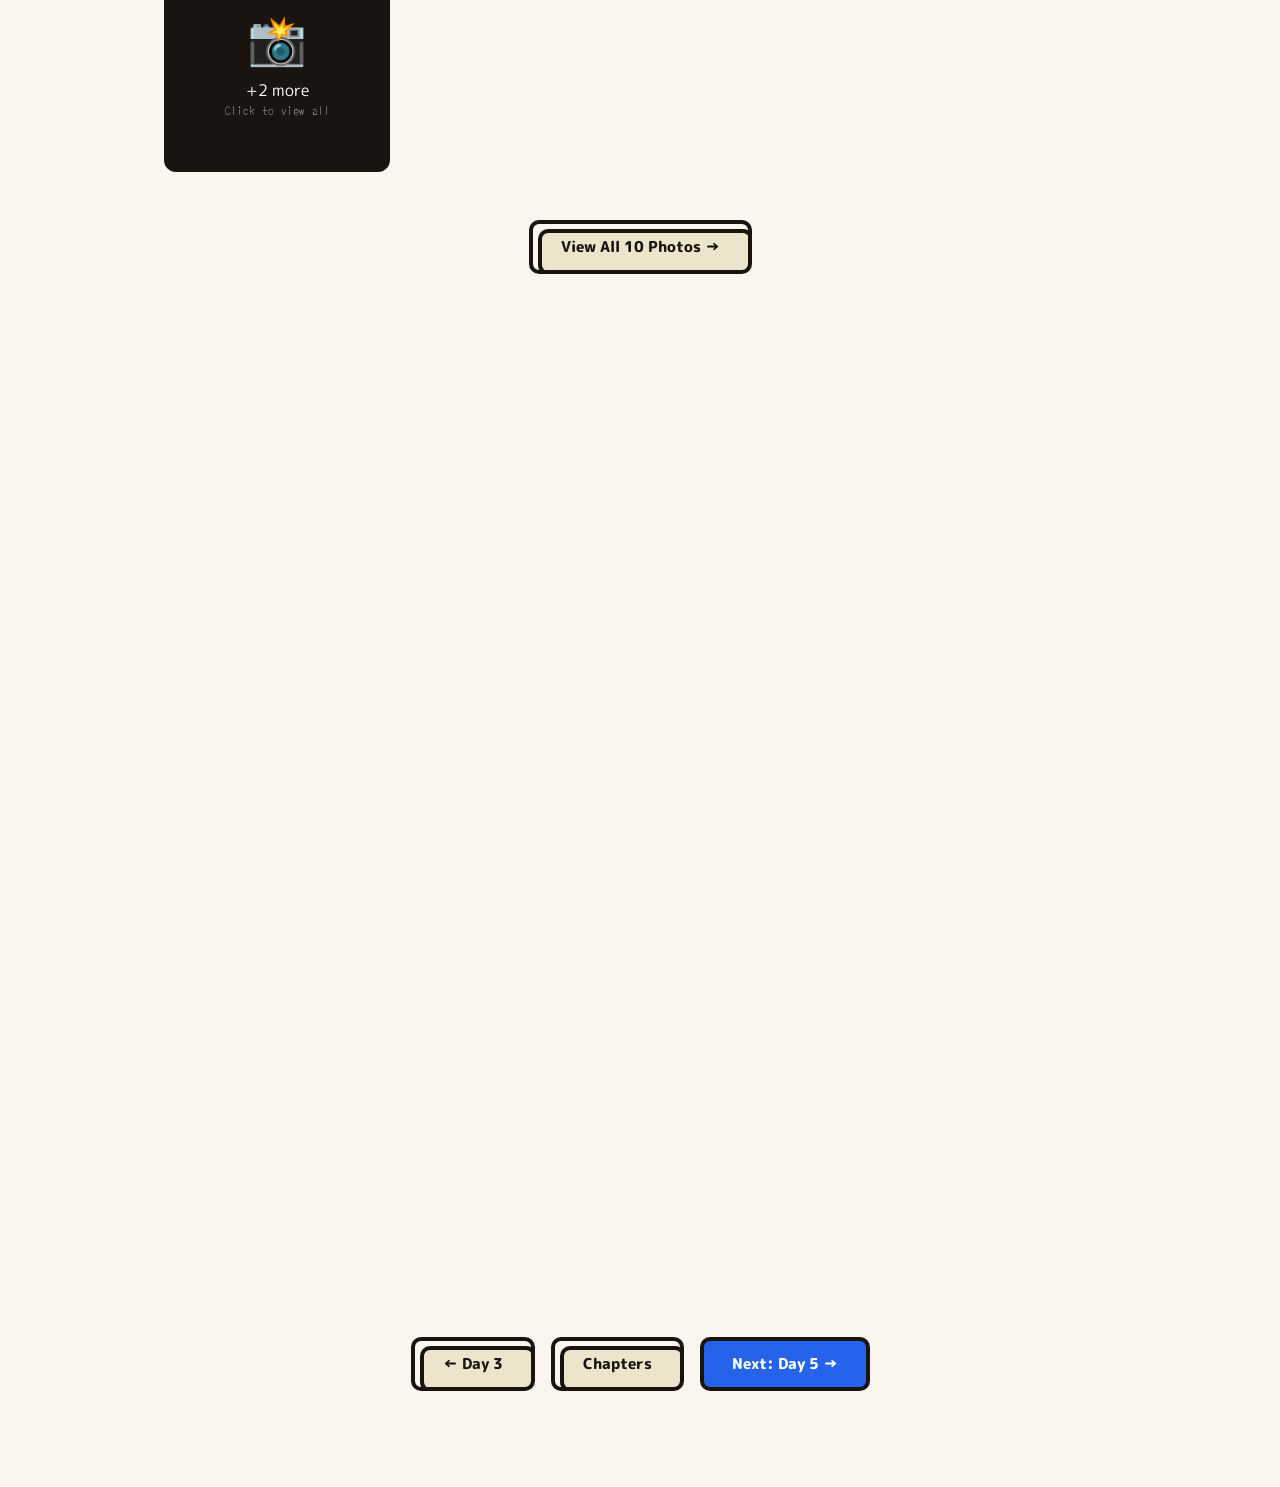
<file: day4.html>
<!DOCTYPE html>
<html lang="en">

<head>
  <meta charset="UTF-8">
  <meta name="viewport" content="width=device-width, initial-scale=1.0">
  <title>Day 4 — Gov & BPO · 旅日記</title>
  <link rel="stylesheet" href="style.css">
  <style>
    :root {
      --day-color: #16a34a;
      --day-dark: #15803d;
      --day-light: rgba(22, 163, 74, 0.1);
    }
  </style>
  <link rel="stylesheet" href="day-shared.css">
</head>

<body>
  <div id="cursor"></div>
  <div id="cursor-ring"></div>
  <div id="scroll-bar">
    <div id="scroll-fill"></div>
  </div>
  <div id="page-transition"></div>
  <div id="pt-text"></div>
  <div id="topbar">
    <a class="topbar-logo" href="index.html" onclick="nav(event,'index.html','Home')"><span
        class="logo-kanji">旅</span><span>JULIANA's Blog</span></a>
    <nav class="topbar-nav">
      <a class="nav-pill" href="index.html" onclick="nav(event,'index.html','Home')">Home</a>
      <a class="nav-pill" href="day1.html" onclick="nav(event,'day1.html','Day 1')">Day 1</a>
      <a class="nav-pill" href="day2.html" onclick="nav(event,'day2.html','Day 2')">Day 2</a>
      <a class="nav-pill" href="day3.html" onclick="nav(event,'day3.html','Day 3')">Day 3</a>
      <a class="nav-pill active">Day 4</a>
      <a class="nav-pill" href="day5.html" onclick="nav(event,'day5.html','Day 5')">Day 5</a>
      <a class="nav-pill" href="day67.html" onclick="nav(event,'day67.html','Day 6-7')">Day 6–7</a>
    </nav>
    <div class="topbar-actions">
      <div class="xp-row">
        <div class="xp-track">
          <div class="xp-fill" id="xp-fill"></div>
        </div><span id="xp-num">0 XP</span>
      </div>
      <div class="icon-pill" onclick="toggleDark()">🌙</div>
    </div>
  </div>
  <div class="page">
    <div class="day-hero" style="background:linear-gradient(135deg,#064e3b 0%,#001a13 100%);">
      <div class="day-hero-deco">
        <div class="hero-circle"
          style="width:280px;height:280px;top:-70px;right:-50px;border-color:rgba(22,163,74,0.2)"></div>
      </div>
      <div class="day-hero-content">
        <div class="day-stamp"><span class="stamp" style="color:#fff;border-color:rgba(255,255,255,0.6);">DAY 04</span>
        </div>
        <h1 class="day-title">Systems &<br><span style="color:var(--day-color)">Services</span></h1>
        <p class="day-subtitle">MMDA Command Center · Microsourcing Philippines</p>
        <div style="display:flex;gap:0.5rem;flex-wrap:wrap;margin-top:1rem;">
          <span class="atm-tag">31°C · Partly Cloudy</span>
          <span class="atm-tag">5 min read</span>
          <span class="atm-tag">Gov & BPO</span>
        </div>
      </div>
      <div class="day-hero-emoji">🚦</div>
    </div>

    <div class="day-content">
      <section class="content-section reveal">
        <span class="section-kana">訪れた場所</span>
        <h2 class="section-heading">Places <span class="underline-swash">Visited</span></h2>
        <div class="timeline">
          <div class="tl-item">
            <div class="tl-dot" style="background:var(--day-color)"></div>
            <div class="tl-card">
              <div class="tl-time">Morning</div>
              <div class="tl-place">MMDA Command Center</div>
              <div class="tl-desc">The Metropolitan Manila Development Authority's nerve center — monitoring hundreds of
                CCTV cameras, managing traffic flow, coordinating flood response, and dispatching emergency services
                across the entire metro 24/7. A real-time digital brain for the city.</div>
              <div class="tl-emoji"></div>
            </div>
          </div>
          <div class="tl-item">
            <div class="tl-dot" style="background:#2563eb"></div>
            <div class="tl-card">
              <div class="tl-time">Afternoon</div>
              <div class="tl-place">Microsourcing Philippines, Inc.</div>
              <div class="tl-desc">One of the largest managed IT and BPO service providers in the country, employing
                thousands of Filipinos serving international clients in finance, healthcare, legal, and technology
                sectors.</div>
              <div class="tl-emoji"></div>
            </div>
          </div>
        </div>
      </section>

      <!-- PHOTO GALLERY -->
      <section class="content-section reveal" data-delay="0.1">
        <span class="section-kana">写真ギャラリー</span>
        <h2 class="section-heading">Photo <span class="underline-swash">Gallery</span></h2>
        <div class="photo-grid-masonry" id="gallery-day4">
          <!-- Images will be loaded dynamically -->
        </div>
        <button class="btn btn-ghost" onclick="openFullGallery(4)" style="margin-top:1rem;align-self:center;"> View All
          10
          Photos →</button>
      </section>

      <div class="two-col">
        <section class="content-section reveal" data-delay="0.1">
          <span class="section-kana">学んだこと</span>
          <h2 class="section-heading">What We <span class="underline-swash">Learned</span></h2>
          <div class="notebook journal-lines"
            style="padding:1.5rem 1.5rem 1.5rem 4rem;border:var(--border-thick);border-radius:14px;box-shadow:var(--shadow-md);background:#fff;">
            <div class="learn-item"><span class="learn-icon"></span>
              <p>Nothing in any of our IT classes prepared me for walking into the MMDA Command Center. Walls of CCTV
                screens, real-time traffic data, flood sensor dashboards — it genuinely looked like a scene from a
                movie. Except it was real, and it was ours.</p>
            </div>
            <div class="learn-item"><span class="learn-icon"></span>
              <p>As an IT/CS student, I finally saw what "real-time systems" actually means outside of a textbook. Every
                feed, every alert, every decision at MMDA happens in seconds. The stakes aren't a grade — they're
                people's lives.</p>
            </div>
            <div class="learn-item"><span class="learn-icon"></span>
              <p>Microsourcing flipped my assumptions about BPO. I expected rows of headsets. Instead I saw structured
                IT teams, project managers, and developers — all Filipino, all serving international clients. That's a
                global IT career, right here at home.</p>
            </div>
            <div class="learn-item"><span class="learn-icon"></span>
              <p>The advice that hit hardest — <em>"Your degree is just the starting point — keep learning outside
                  school"</em> — made even more sense after seeing MMDA. The tech they use evolves constantly. A diploma
                is just the door; curiosity is what keeps you inside.</p>
            </div>
            <div class="learn-item"><span class="learn-icon"></span>
              <p>Day 4 was the day I stopped thinking of IT as just programming. It's traffic management, disaster
                response, city operations. If you build the right system, you don't just write code — you keep a city
                running.</p>
            </div>
          </div>
        </section>
        <div style="display:flex;flex-direction:column;gap:1.5rem;">
          <section class="content-section reveal" data-delay="0.2">
            <span class="section-kana">振り返り</span>
            <h2 class="section-heading">Reflection</h2>
            <div class="speech-bubble">
              <p>"Day 4 was my favourite — and I think deep down I knew it would be before we even arrived. The moment I
                walked into the MMDA Command Center and saw those walls of screens, I felt something click.
                <em>This</em> is what IT looks like at scale. Not a demo, not a case study — an actual city being
                managed in real time. Our whole batch went quiet for a second, which honestly never happens. And then
                Microsourcing showed us that this kind of work is accessible — Filipinos are already doing it, at a
                global level, from here. I left Day 4 knowing exactly why I chose this course."</p>
            </div>
          </section>
          <section class="content-section reveal" data-delay="0.25">
            <span class="section-kana">おもしろい事実</span>
            <h2 class="section-heading">Fun Facts</h2>
            <div style="display:flex;flex-direction:column;gap:0.75rem;">
              <div class="sticky" style="transform:rotate(-1.5deg)">500+ CCTV cameras monitored 24/7</div>
              <div class="sticky" style="transform:rotate(2deg);background:#e8f5e9;border-color:#a5d6a7">BPO = 9% of
                Philippine GDP</div>
              <div class="sticky" style="transform:rotate(-1deg);background:#e3f2fd;border-color:#90caf9">1.3 million
                Filipinos work in BPO</div>
            </div>
          </section>

        </div>
      </div>


      <div class="day-nav-row">
        <button class="btn btn-ghost" onclick="nav(null,'day3.html','← Day 3')">← Day 3</button>
        <button class="btn btn-ghost" onclick="nav(null,'index.html','')">Chapters</button>
        <button class="btn btn-blue" onclick="nav(null,'day5.html','Day 5 ')">Next: Day 5 →</button>
      </div>
    </div>
  </div>
  <div id="photo-zoom" onclick="this.style.display='none'"
    style="position:fixed;inset:0;z-index:5000;background:rgba(0,0,0,0.95);display:none;align-items:center;justify-content:center;flex-direction:column;gap:1rem;backdrop-filter:blur(16px);">
    <div id="pz-emoji" style="font-size:8rem;"></div>
    <div id="pz-title" style="font-family:var(--font-display);font-weight:900;font-size:1.5rem;color:#fff;"></div>
    <div id="pz-desc"
      style="font-family:var(--font-sketch);font-size:1rem;color:rgba(255,255,255,0.6);max-width:400px;text-align:center;">
    </div>
    <div style="font-family:var(--font-sketch);font-size:0.8rem;color:rgba(255,255,255,0.3);margin-top:1rem;">Click
      anywhere to close</div>
  </div>
  <div id="ach-strip"></div>
  <script src="shared.js"></script>
  <script src="day-shared.js"></script>
  <script>
    initDayPage('day4');
    function countUp(id, end, dur = 1400) { const el = document.getElementById(id); if (!el) return; let s = 0, t = null; const step = ts => { if (!t) t = ts; const p = Math.min((ts - t) / dur, 1); el.textContent = Math.round(p * end); if (p < 1) requestAnimationFrame(step); }; requestAnimationFrame(step); }
    const obs = new IntersectionObserver(entries => { if (entries[0].isIntersecting) { countUp('cctv-count', 532); countUp('lights-count', 1847, 1600); countUp('sensors-count', 94, 1200); obs.disconnect(); } }, { threshold: 0.4 });
    const dashEl = document.querySelector('.dash-card'); if (dashEl) obs.observe(dashEl.parentElement);
  </script>
</body>

</html>
</file>
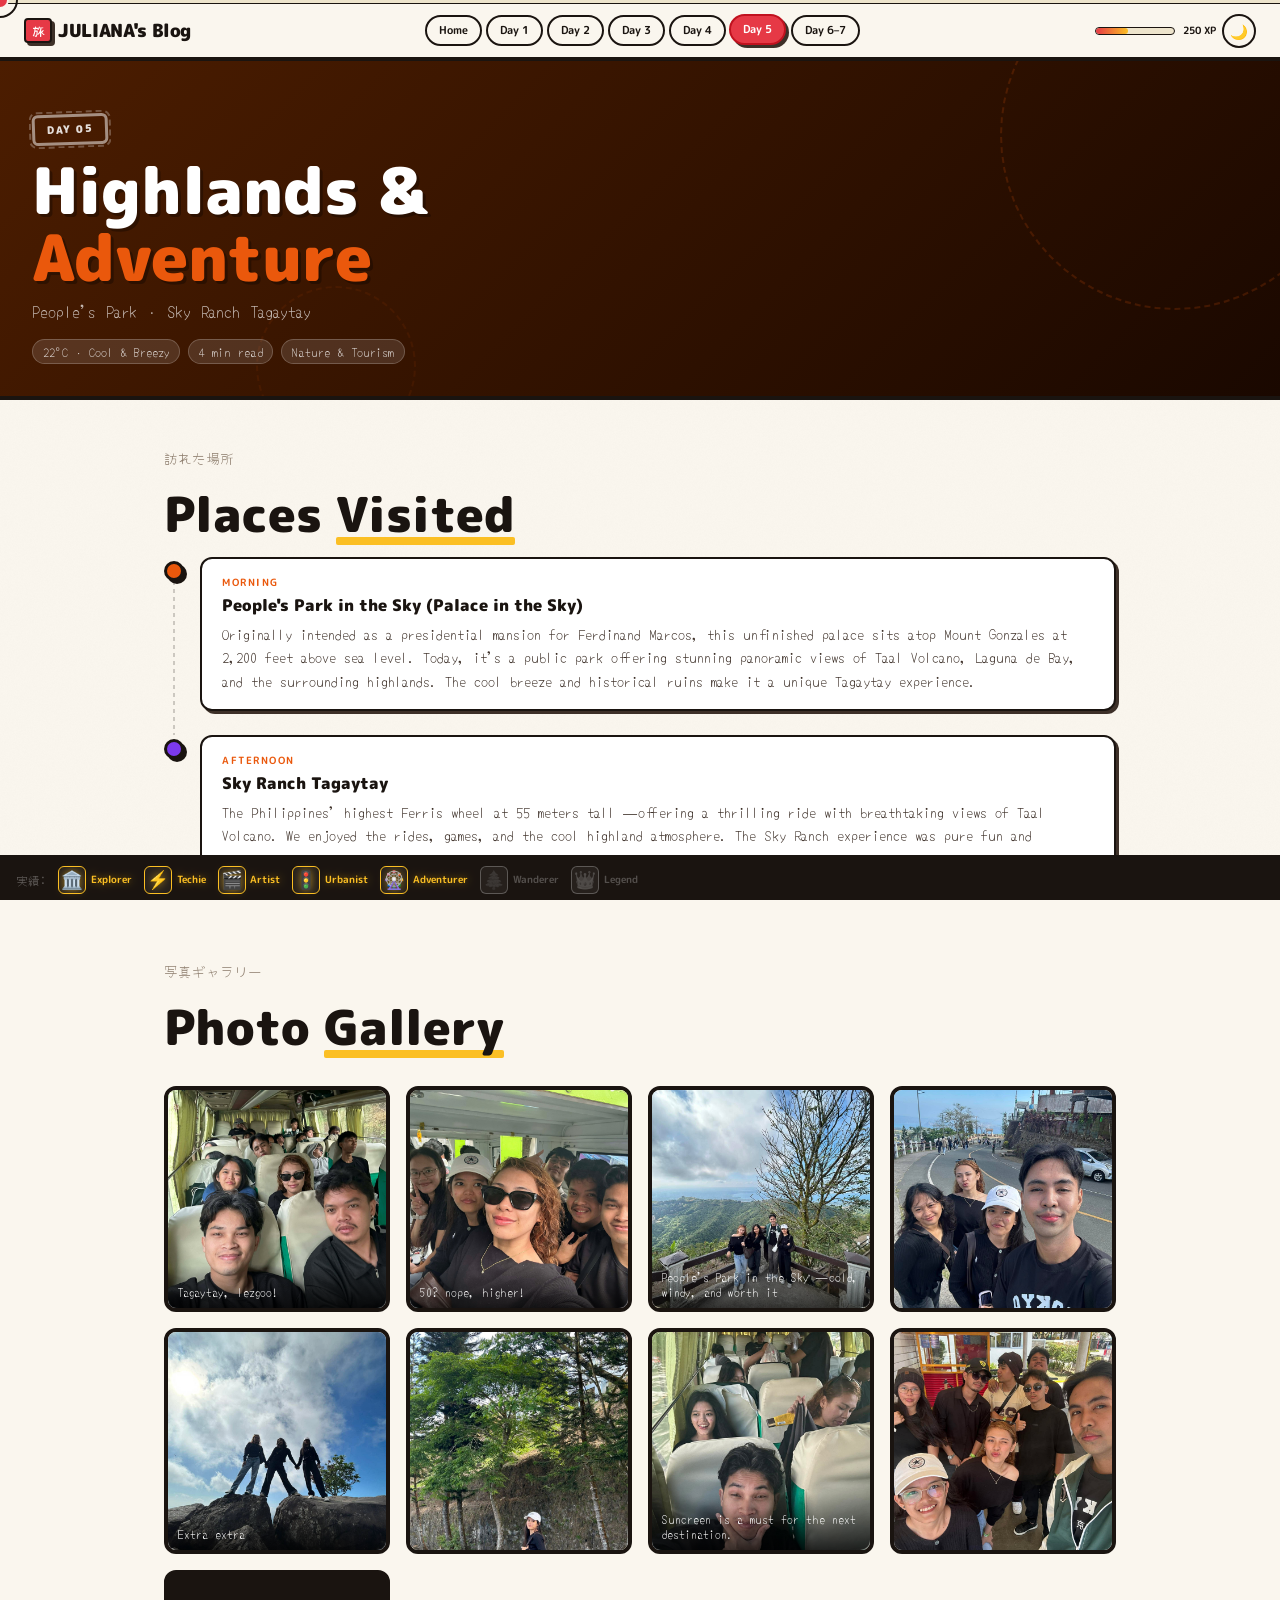
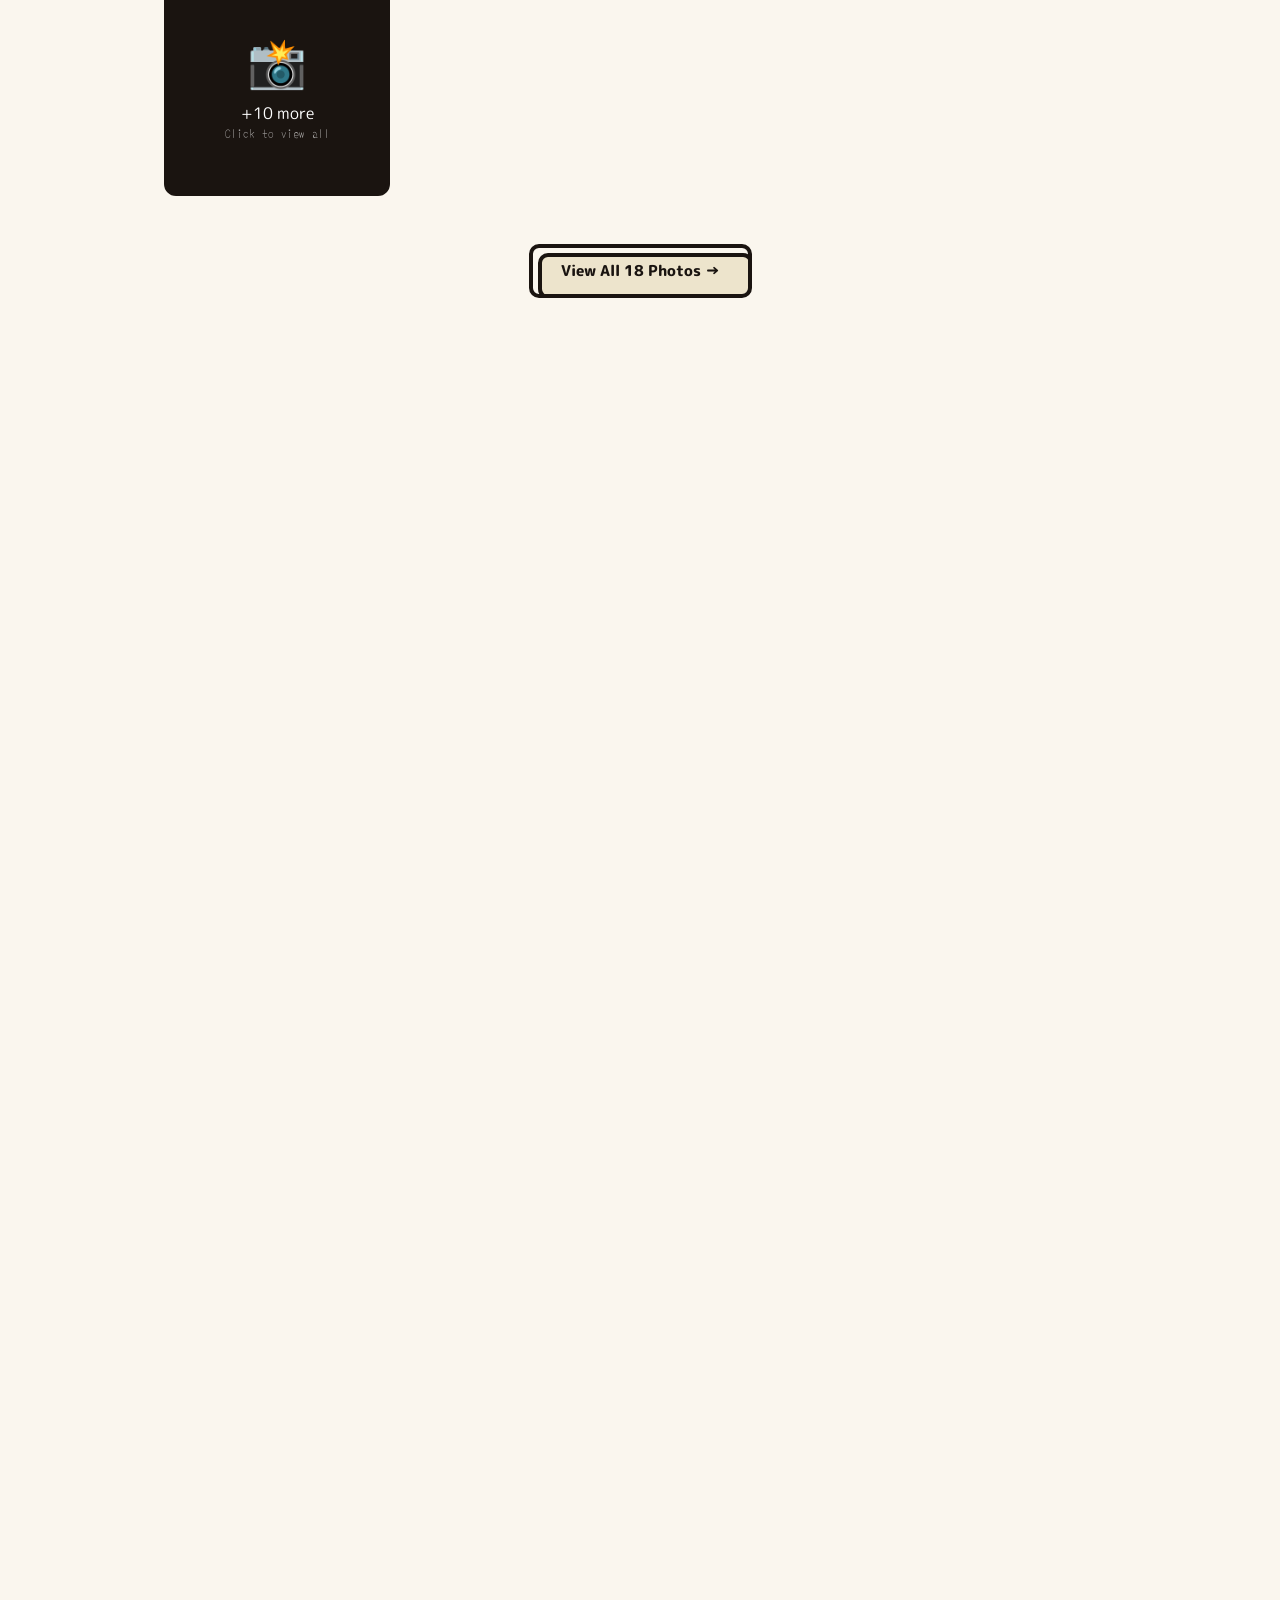
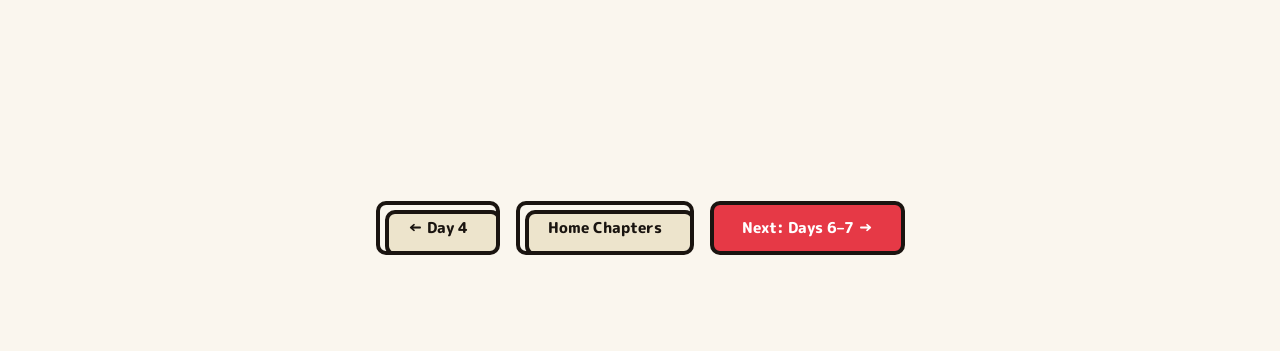
<file: day5.html>
<!DOCTYPE html>
<html lang="en">

<head>
  <meta charset="UTF-8">
  <meta name="viewport" content="width=device-width, initial-scale=1.0">
  <title>Day 5 — Tagaytay · 旅日記</title>
  <link rel="stylesheet" href="style.css">
  <style>
    :root {
      --day-color: #ea580c;
      --day-dark: #c2410c;
      --day-light: rgba(234, 88, 12, 0.1);
    }
  </style>
  <link rel="stylesheet" href="day-shared.css">
  <style>
    .ferris-wheel {
      width: 120px;
      height: 120px;
      border: 4px solid var(--day-color);
      border-radius: 50%;
      position: relative;
      margin: 0 auto 1rem;
      animation: spin 8s linear infinite;
      box-shadow: 0 0 20px rgba(234, 88, 12, 0.3);
    }

    .ferris-spoke {
      position: absolute;
      top: 50%;
      left: 50%;
      width: 50%;
      height: 2px;
      background: var(--day-color);
      transform-origin: left center;
      opacity: 0.6;
    }

    .ferris-car {
      position: absolute;
      width: 14px;
      height: 14px;
      background: #fff;
      border: 2px solid var(--day-color);
      border-radius: 3px;
      transform: translate(-50%, -50%);
    }
  </style>
</head>

<body>
  <div id="cursor"></div>
  <div id="cursor-ring"></div>
  <div id="scroll-bar">
    <div id="scroll-fill"></div>
  </div>
  <div id="page-transition"></div>
  <div id="pt-text"></div>
  <div id="topbar">
    <a class="topbar-logo" href="index.html" onclick="nav(event,'index.html','Home')"><span
        class="logo-kanji">旅</span><span>JULIANA's Blog</span></a>
    <nav class="topbar-nav">
      <a class="nav-pill" href="index.html" onclick="nav(event,'index.html','Home')">Home</a>
      <a class="nav-pill" href="day1.html" onclick="nav(event,'day1.html','Day 1')">Day 1</a>
      <a class="nav-pill" href="day2.html" onclick="nav(event,'day2.html','Day 2')">Day 2</a>
      <a class="nav-pill" href="day3.html" onclick="nav(event,'day3.html','Day 3')">Day 3</a>
      <a class="nav-pill" href="day4.html" onclick="nav(event,'day4.html','Day 4')">Day 4</a>
      <a class="nav-pill active">Day 5</a>
      <a class="nav-pill" href="day67.html" onclick="nav(event,'day67.html','Day 6-7')">Day 6–7</a>
    </nav>
    <div class="topbar-actions">
      <div class="xp-row">
        <div class="xp-track">
          <div class="xp-fill" id="xp-fill"></div>
        </div><span id="xp-num">0 XP</span>
      </div>
      <div class="icon-pill" onclick="toggleDark()">🌙</div>
    </div>
  </div>
  <div class="page">
    <div class="day-hero" style="background:linear-gradient(135deg,#4c1d00 0%,#1a0800 100%);">
      <div class="day-hero-deco">
        <div class="hero-circle"
          style="width:350px;height:350px;top:-100px;right:-70px;border-color:rgba(234,88,12,0.18)"></div>
        <div class="hero-circle"
          style="width:160px;height:160px;bottom:-50px;left:20%;border-color:rgba(234,88,12,0.08)"></div>
      </div>
      <div class="day-hero-content">
        <div class="day-stamp"><span class="stamp" style="color:#fff;border-color:rgba(255,255,255,0.6);">DAY 05</span>
        </div>
        <h1 class="day-title">Highlands &<br><span style="color:var(--day-color)">Adventure</span></h1>
        <p class="day-subtitle">People's Park · Sky Ranch Tagaytay</p>
        <div style="display:flex;gap:0.5rem;flex-wrap:wrap;margin-top:1rem;">
          <span class="atm-tag">22°C · Cool & Breezy</span>
          <span class="atm-tag">4 min read</span>
          <span class="atm-tag">Nature & Tourism</span>
        </div>
      </div>
      <div class="day-hero-emoji"></div>
    </div>

    <div class="day-content">
      <section class="content-section reveal">
        <span class="section-kana">訪れた場所</span>
        <h2 class="section-heading">Places <span class="underline-swash">Visited</span></h2>
        <div class="timeline">
          <div class="tl-item">
            <div class="tl-dot" style="background:var(--day-color)"></div>
            <div class="tl-card">
              <div class="tl-time">Morning</div>
              <div class="tl-place">People's Park in the Sky (Palace in the Sky)</div>
              <div class="tl-desc">Originally intended as a presidential mansion for Ferdinand Marcos, this unfinished
                palace sits atop Mount Gonzales at 2,200 feet above sea level. Today, it's a public park offering
                stunning panoramic views of Taal Volcano, Laguna de Bay, and the surrounding highlands. The cool breeze
                and historical ruins make it a unique Tagaytay experience.</div>
              <div class="tl-emoji"></div>
            </div>
          </div>
          <div class="tl-item">
            <div class="tl-dot" style="background:#7c3aed"></div>
            <div class="tl-card">
              <div class="tl-time">Afternoon</div>
              <div class="tl-place">Sky Ranch Tagaytay</div>
              <div class="tl-desc">The Philippines' highest Ferris wheel at 55 meters tall — offering a thrilling ride
                with breathtaking views of Taal Volcano. We enjoyed the rides, games, and the cool highland atmosphere.
                The Sky Ranch experience was pure fun and adventure.</div>
              <div class="tl-emoji"></div>
            </div>
          </div>

        </div>
      </section>

      <!-- PHOTO GALLERY -->
      <section class="content-section reveal" data-delay="0.1">
        <span class="section-kana">写真ギャラリー</span>
        <h2 class="section-heading">Photo <span class="underline-swash">Gallery</span></h2>
        <div class="photo-grid-masonry" id="gallery-day5">
          <!-- Images will be loaded dynamically -->
        </div>
        <button class="btn btn-ghost" onclick="openFullGallery(5)" style="margin-top:1rem;align-self:center;">View All
          18 Photos →</button>
      </section>

      <div class="two-col">
        <section class="content-section reveal" data-delay="0.1">
          <span class="section-kana">学んだこと</span>
          <h2 class="section-heading">What We <span class="underline-swash">Learned</span></h2>
          <div class="notebook journal-lines"
            style="padding:1.5rem 1.5rem 1.5rem 4rem;border:var(--border-thick);border-radius:14px;box-shadow:var(--shadow-md);background:#fff;">
            <div class="learn-item"><span class="learn-icon"></span>
              <p>People's Park in the Sky was unfinished — and somehow that made it more powerful. An abandoned
                presidential palace reclaimed by the public. There's something quietly poetic about a structure built
                for one person becoming a view for everyone.</p>
            </div>
            <div class="learn-item"><span class="learn-icon"></span>
              <p>The 55-meter Sky Ranch Ferris wheel gave us a view of Taal Volcano across the lake. Our whole batch
                screamed on the ride, laughed at each other, and then went completely silent at the top just taking it
                in. Some moments don't need words.</p>
            </div>
            <div class="learn-item"><span class="learn-icon"></span>
              <p>Tagaytay's natural 22°C climate reminded me that not everything needs a technological solution.
                Geography did what air conditioning tries to replicate — and did it better.</p>
            </div>
            <div class="learn-item"><span class="learn-icon"></span>
              <p>After days of company visits and city crowds, Tagaytay felt like the trip exhaling. We needed that.
                Even the most driven IT student needs a day that isn't about systems and screens.</p>
            </div>
          </div>
        </section>
        <div style="display:flex;flex-direction:column;gap:1.5rem;">
          <section class="content-section reveal" data-delay="0.2">
            <span class="section-kana">振り返り</span>
            <h2 class="section-heading">Reflection</h2>
            <div class="speech-bubble">
              <p>"Tagaytay was the breath we didn't know we needed. After days of company visits and processing so much
                new information about what our future could look like, Day 5 just let us be students on a trip. Standing
                at People's Park — cool wind, ruins all around us, Taal visible in the distance — my batchmates and I
                didn't talk much. We just stood there. And then Sky Ranch happened and everyone lost their minds on the
                Ferris wheel 😂. Both things can be true: a place can make you feel small and grateful and alive all at
                once. <em>Tagaytay did all three.</em>"</p>
            </div>
          </section>
          <section class="content-section reveal" data-delay="0.25">
            <span class="section-kana">おもしろい事実</span>
            <h2 class="section-heading">Fun Facts</h2>
            <div style="display:flex;flex-direction:column;gap:0.75rem;">
              <div class="sticky" style="transform:rotate(-1.5deg)">People's Park sits at 2,200 feet above sea level!
              </div>
              <div class="sticky" style="transform:rotate(2deg);background:#fff3e0;border-color:#ffcc02">55-meter Ferris
                wheel — highest in the Philippines!</div>
              <div class="sticky" style="transform:rotate(-1deg);background:#e8f5e9;border-color:#a5d6a7">22°C average
                temp in Tagaytay — no aircon needed!</div>
            </div>
          </section>

          <!-- Animated Ferris Wheel -->
          <section class="content-section reveal" data-delay="0.3">
            <span class="section-kana">アトラクション</span>
            <h2 class="section-heading">Sky Ranch <span class="underline-swash">Wheel</span></h2>
            <div
              style="background:#fff;border:var(--border-thick);border-radius:14px;padding:1.5rem;box-shadow:var(--shadow-md);text-align:center;">
              <div class="ferris-wheel" id="ferris">
                <!-- Spokes and cars added by JS -->
              </div>
              <p style="font-family:var(--font-sketch);font-size:0.85rem;color:var(--muted);">55 meters tall · Highest
                in the Philippines</p>
              <button
                onclick="document.getElementById('ferris').style.animationDuration=(parseFloat(getComputedStyle(document.getElementById('ferris')).animationDuration)===8?'2s':'8s')"
                style="margin-top:0.75rem;font-family:var(--font-display);font-weight:700;font-size:0.75rem;padding:0.4rem 1rem;border:var(--border);border-radius:6px;cursor:none;background:transparent;color:var(--ink);transition:all 0.2s;"
                class="btn btn-ghost">Speed Up / Slow Down</button>
            </div>
          </section>
        </div>
      </div>

      <section class="content-section reveal">
        <span class="section-kana">発見したスキル</span>
        <h2 class="section-heading">Skills <span class="underline-swash">Discovered</span></h2>
        <div class="skill-cloud">
          <span class="skill-tag" style="--sc:#ea580c">Philippine History (People's Park)</span>
          <span class="skill-tag" style="--sc:#7c3aed">Highland Ecology</span>
          <span class="skill-tag" style="--sc:#16a34a">Climate & Geography</span>
          <span class="skill-tag" style="--sc:#2563eb">Adventure Tourism</span>
          <span class="skill-tag" style="--sc:#f59e0b">Heritage Conservation</span>
        </div>
      </section>

      <div class="day-nav-row">
        <button class="btn btn-ghost" onclick="nav(null,'day4.html','← Day 4')">← Day 4</button>
        <button class="btn btn-ghost" onclick="nav(null,'index.html','Home')">Home Chapters</button>
        <button class="btn btn-red" onclick="nav(null,'day67.html','Day 6-7')">Next: Days 6–7 →</button>
      </div>
    </div>
  </div>

  <div id="photo-zoom" onclick="this.style.display='none'"
    style="position:fixed;inset:0;z-index:5000;background:rgba(0,0,0,0.95);display:none;align-items:center;justify-content:center;flex-direction:column;gap:1rem;backdrop-filter:blur(16px);">
    <div id="pz-emoji" style="font-size:8rem;"></div>
    <div id="pz-title" style="font-family:var(--font-display);font-weight:900;font-size:1.5rem;color:#fff;"></div>
    <div id="pz-desc"
      style="font-family:var(--font-sketch);font-size:1rem;color:rgba(255,255,255,0.6);max-width:400px;text-align:center;">
    </div>
    <div style="font-family:var(--font-sketch);font-size:0.8rem;color:rgba(255,255,255,0.3);margin-top:1rem;">Click
      anywhere to close</div>
  </div>
  <div id="ach-strip"></div>
  <script src="shared.js"></script>
  <script src="day-shared.js"></script>
  <script>
    initDayPage('day5');
    // Build Ferris wheel
    const ferris = document.getElementById('ferris');
    const numSpokes = 8;
    for (let i = 0; i < numSpokes; i++) {
      const spoke = document.createElement('div');
      spoke.className = 'ferris-spoke';
      spoke.style.transform = `rotate(${i * (360 / numSpokes)}deg)`;
      ferris.appendChild(spoke);
      const car = document.createElement('div');
      car.className = 'ferris-car';
      const angle = (i / numSpokes) * Math.PI * 2;
      car.style.left = (50 + 45 * Math.cos(angle)) + '%';
      car.style.top = (50 + 45 * Math.sin(angle)) + '%';
      car.textContent = ['🎡', '🏞️', '☁️', '🌤️', '⭐', '🏔️', '🌸', '🎠'][i] || '';
      car.style.fontSize = '0.6rem';
      car.style.display = 'flex';
      car.style.alignItems = 'center';
      car.style.justifyContent = 'center';
      ferris.appendChild(car);
    }
  </script>
</body>

</html>
</file>
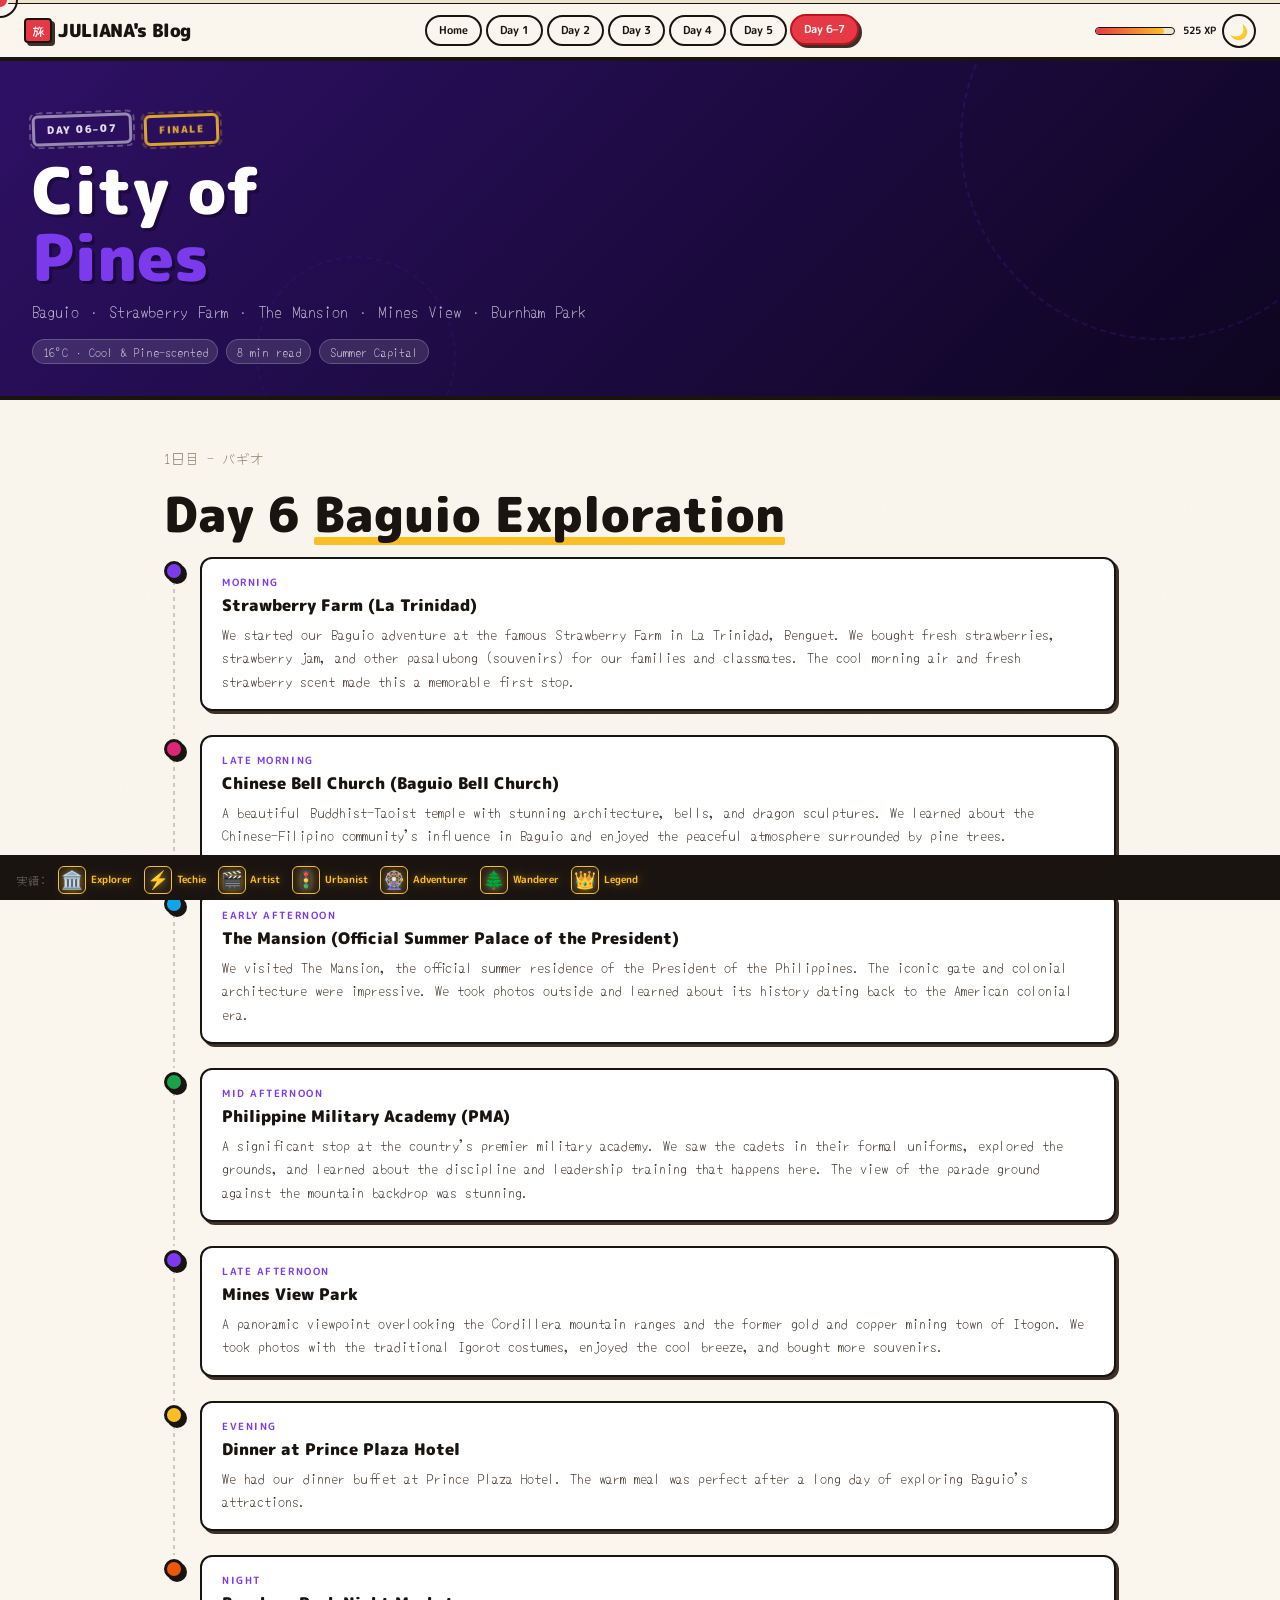
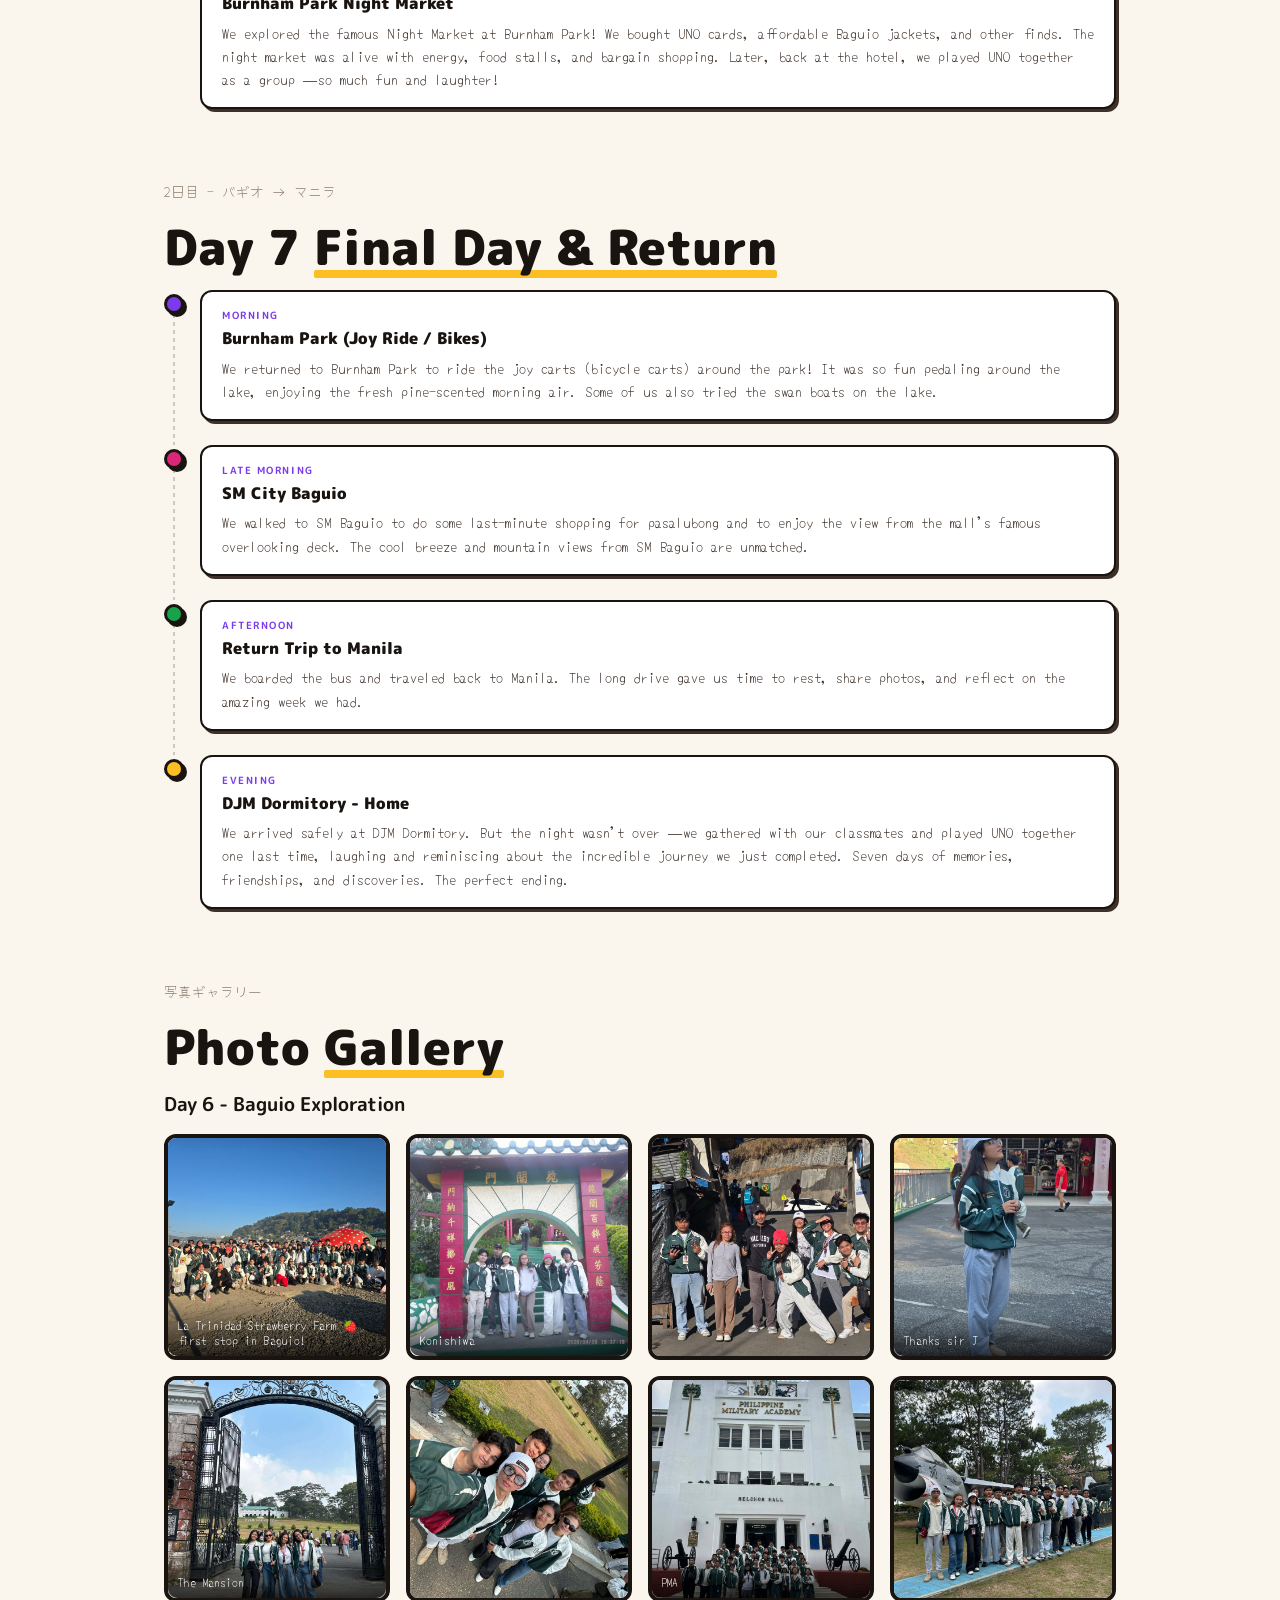
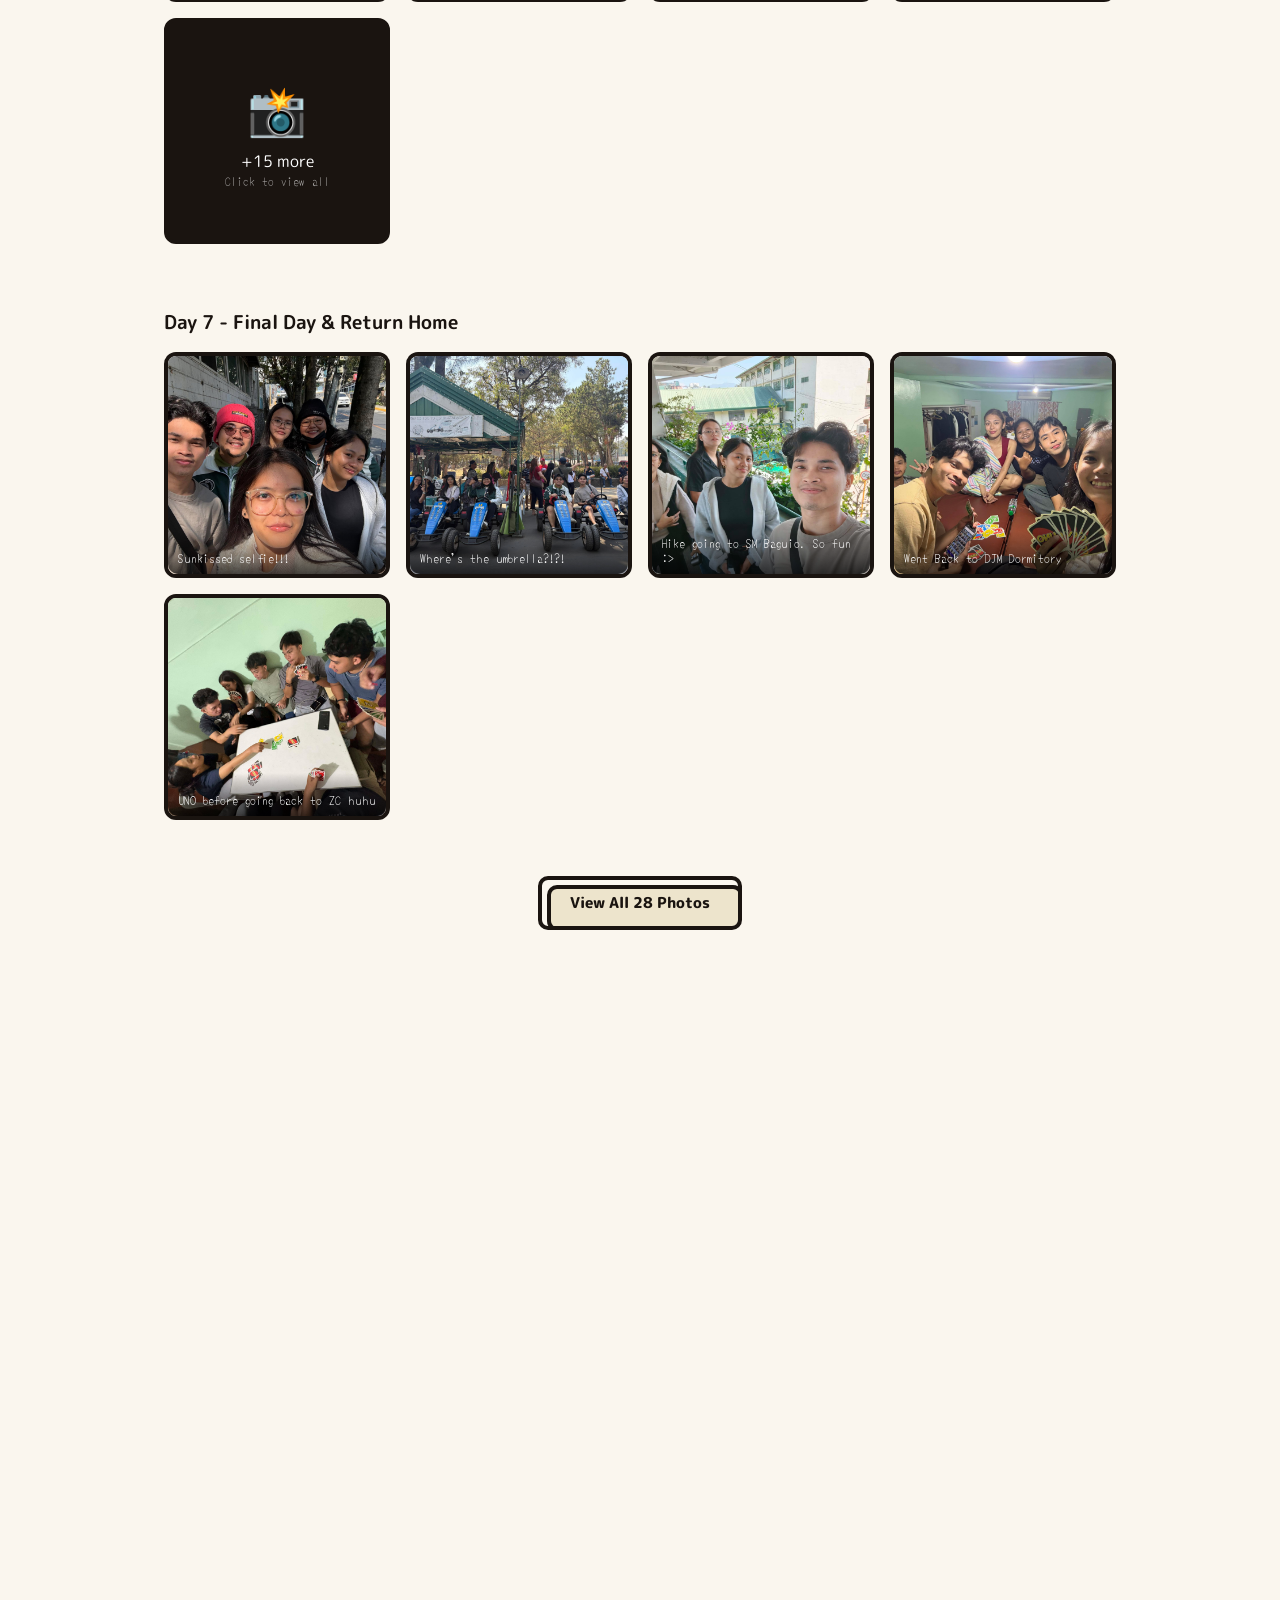
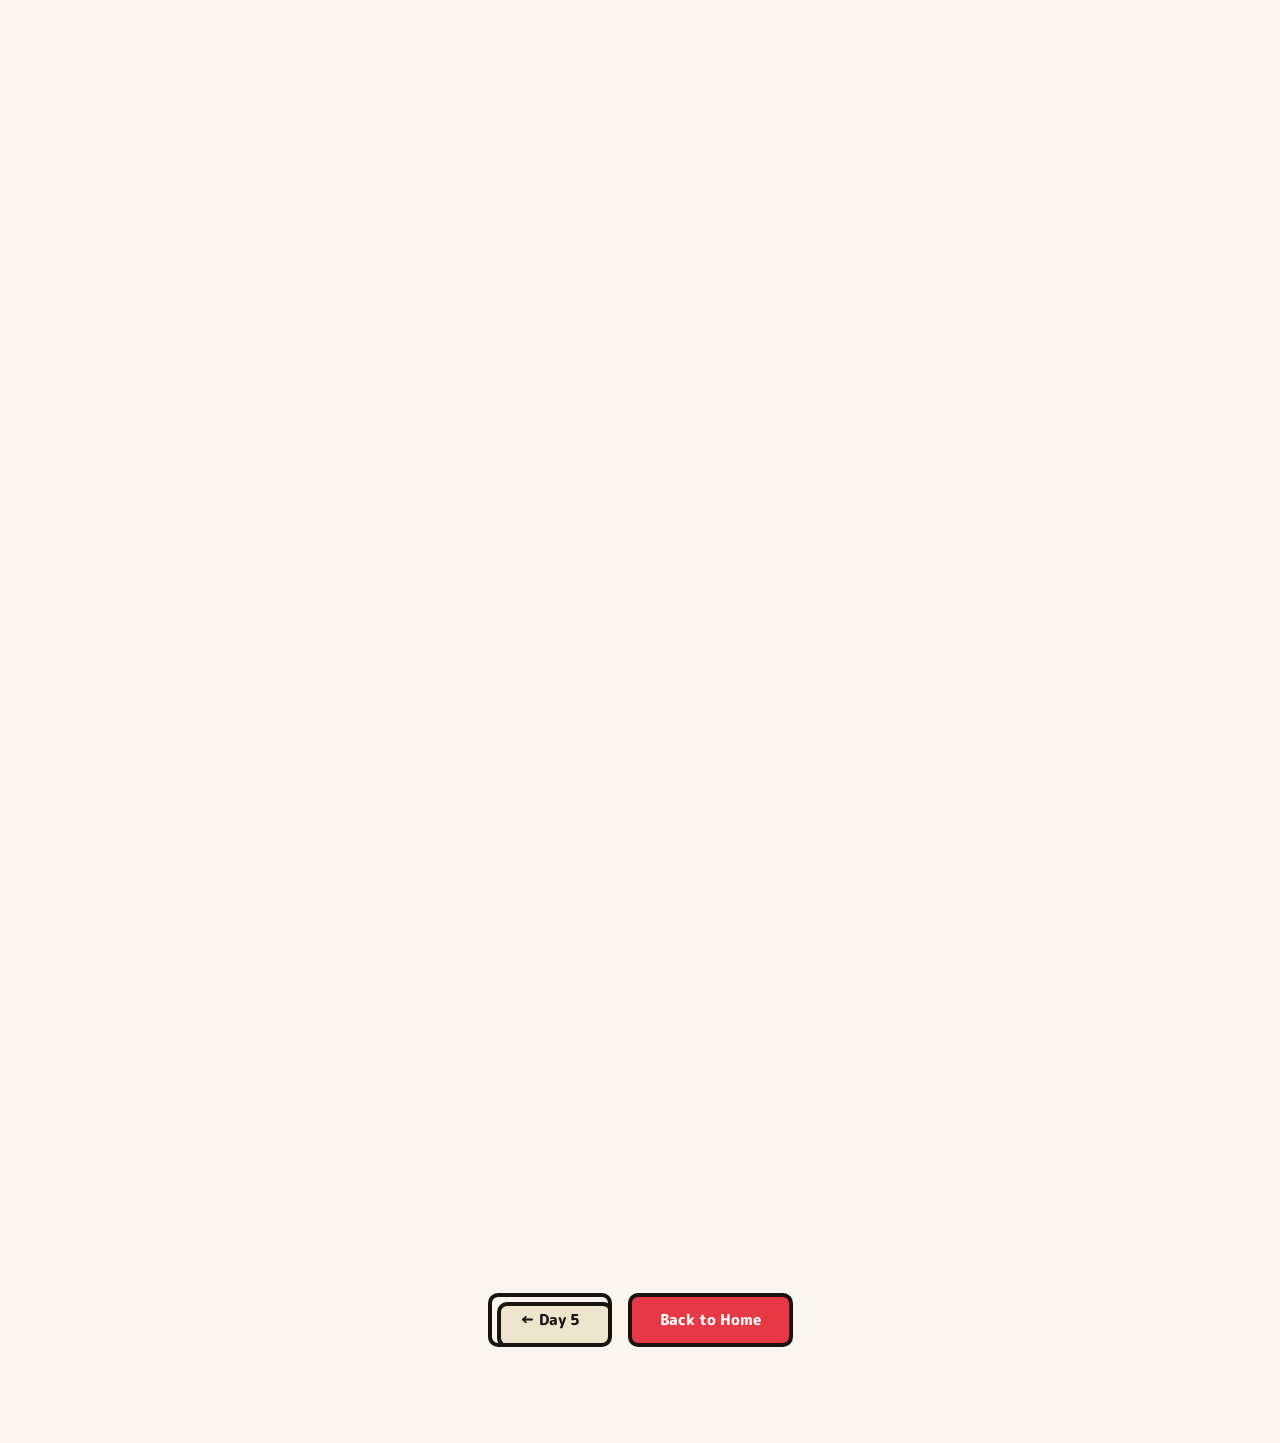
<file: day67.html>
<!DOCTYPE html>
<html lang="en">

<head>
  <meta charset="UTF-8">
  <meta name="viewport" content="width=device-width, initial-scale=1.0">
  <title>Days 6–7 — Baguio · 旅日記</title>
  <link rel="stylesheet" href="style.css">
  <style>
    :root {
      --day-color: #7c3aed;
      --day-dark: #6d28d9;
      --day-light: rgba(124, 58, 237, 0.1);
    }

    .finale-quote {
      background: var(--ink);
      color: var(--cream);
      border: var(--border-thick);
      border-radius: 16px;
      padding: 2.5rem;
      text-align: center;
      box-shadow: var(--shadow-lg);
      position: relative;
      overflow: hidden;
    }

    .finale-quote::before {
      content: '✦';
      position: absolute;
      top: 1rem;
      left: 1.5rem;
      font-size: 3rem;
      opacity: 0.1;
    }

    .finale-quote::after {
      content: '✦';
      position: absolute;
      bottom: 1rem;
      right: 1.5rem;
      font-size: 3rem;
      opacity: 0.1;
    }

    .finale-quote blockquote {
      font-family: var(--font-sketch);
      font-size: clamp(1rem, 2.5vw, 1.3rem);
      line-height: 1.8;
      color: var(--cream);
      font-style: italic;
    }

    .finale-quote cite {
      display: block;
      margin-top: 1rem;
      font-family: var(--font-display);
      font-weight: 700;
      font-size: 0.8rem;
      letter-spacing: 0.1em;
      color: var(--yellow);
    }

    .final-stats {
      display: grid;
      grid-template-columns: repeat(3, 1fr);
      gap: 1rem;
    }

    .final-stat {
      background: #fff;
      border: var(--border-thick);
      border-radius: 12px;
      padding: 1.25rem;
      text-align: center;
      box-shadow: var(--shadow-sm);
    }

    .final-stat .fs-num {
      font-family: var(--font-display);
      font-weight: 900;
      font-size: 2.5rem;
      color: var(--day-color);
      display: block;
    }

    .final-stat .fs-label {
      font-family: var(--font-sketch);
      font-size: 0.75rem;
      color: var(--muted);
    }
  </style>
  <link rel="stylesheet" href="day-shared.css">
</head>

<body>
  <div id="cursor"></div>
  <div id="cursor-ring"></div>
  <div id="scroll-bar">
    <div id="scroll-fill"></div>
  </div>
  <div id="page-transition"></div>
  <div id="pt-text"></div>
  <div id="topbar">
    <a class="topbar-logo" href="index.html" onclick="nav(event,'index.html','Home')"><span
        class="logo-kanji">旅</span><span>JULIANA's Blog</span></a>
    <nav class="topbar-nav">
      <a class="nav-pill" href="index.html" onclick="nav(event,'index.html','Home')">Home</a>
      <a class="nav-pill" href="day1.html" onclick="nav(event,'day1.html','Day 1')">Day 1</a>
      <a class="nav-pill" href="day2.html" onclick="nav(event,'day2.html','Day 2')">Day 2</a>
      <a class="nav-pill" href="day3.html" onclick="nav(event,'day3.html','Day 3')">Day 3</a>
      <a class="nav-pill" href="day4.html" onclick="nav(event,'day4.html','Day 4')">Day 4</a>
      <a class="nav-pill" href="day5.html" onclick="nav(event,'day5.html','Day 5')">Day 5</a>
      <a class="nav-pill active">Day 6–7</a>
    </nav>
    <div class="topbar-actions">
      <div class="xp-row">
        <div class="xp-track">
          <div class="xp-fill" id="xp-fill"></div>
        </div><span id="xp-num">0 XP</span>
      </div>
      <div class="icon-pill" onclick="toggleDark()">🌙</div>
    </div>
  </div>

  <div class="page">
    <div class="day-hero" style="background:linear-gradient(135deg,#2e1065 0%,#0d0520 100%);">
      <div class="day-hero-deco">
        <div class="hero-circle"
          style="width:400px;height:400px;top:-120px;right:-80px;border-color:rgba(124,58,237,0.15)"></div>
        <div class="hero-circle"
          style="width:200px;height:200px;bottom:-60px;left:20%;border-color:rgba(124,58,237,0.08)"></div>
      </div>
      <div class="day-hero-content">
        <div class="day-stamp">
          <span class="stamp" style="color:#fff;border-color:rgba(255,255,255,0.6);">DAY 06–07</span>
          <span class="stamp"
            style="color:var(--yellow);border-color:var(--yellow);margin-left:0.5rem;animation:stamp-in 0.8s ease both;">FINALE</span>
        </div>
        <h1 class="day-title">City of<br><span style="color:var(--day-color)">Pines</span></h1>
        <p class="day-subtitle">Baguio · Strawberry Farm · The Mansion · Mines View · Burnham Park</p>
        <div style="display:flex;gap:0.5rem;flex-wrap:wrap;margin-top:1rem;">
          <span class="atm-tag">16°C · Cool & Pine-scented</span>
          <span class="atm-tag">8 min read</span>
          <span class="atm-tag">Summer Capital</span>
        </div>
      </div>
      <div class="day-hero-emoji"></div>
    </div>

    <div class="day-content">

      <!-- Timeline Day 6 -->
      <section class="content-section reveal">
        <span class="section-kana">1日目 - バギオ</span>
        <h2 class="section-heading">Day 6 <span class="underline-swash">Baguio Exploration</span></h2>
        <div class="timeline">
          <div class="tl-item">
            <div class="tl-dot" style="background:var(--day-color)"></div>
            <div class="tl-card">
              <div class="tl-time">Morning</div>
              <div class="tl-place">Strawberry Farm (La Trinidad)</div>
              <div class="tl-desc">We started our Baguio adventure at the famous Strawberry Farm in La Trinidad,
                Benguet. We bought fresh strawberries, strawberry jam, and other pasalubong (souvenirs) for our families
                and classmates. The cool morning air and fresh strawberry scent made this a memorable first stop.</div>
              <div class="tl-emoji"></div>
            </div>
          </div>
          <div class="tl-item">
            <div class="tl-dot" style="background:#db2777"></div>
            <div class="tl-card">
              <div class="tl-time">Late Morning</div>
              <div class="tl-place">Chinese Bell Church (Baguio Bell Church)</div>
              <div class="tl-desc">A beautiful Buddhist-Taoist temple with stunning architecture, bells, and dragon
                sculptures. We learned about the Chinese-Filipino community's influence in Baguio and enjoyed the
                peaceful atmosphere surrounded by pine trees.</div>
              <div class="tl-emoji"></div>
            </div>
          </div>

          <div class="tl-item">
            <div class="tl-dot" style="background:#0ea5e9"></div>
            <div class="tl-card">
              <div class="tl-time">Early Afternoon</div>
              <div class="tl-place">The Mansion (Official Summer Palace of the President)</div>
              <div class="tl-desc">We visited The Mansion, the official summer residence of the President of the
                Philippines. The iconic gate and colonial architecture were impressive. We took photos outside and
                learned about its history dating back to the American colonial era.</div>
              <div class="tl-emoji"></div>
            </div>
          </div>
          <div class="tl-item">
            <div class="tl-dot" style="background:#16a34a"></div>
            <div class="tl-card">
              <div class="tl-time">Mid Afternoon</div>
              <div class="tl-place">Philippine Military Academy (PMA)</div>
              <div class="tl-desc">A significant stop at the country's premier military academy. We saw the cadets in
                their formal uniforms, explored the grounds, and learned about the discipline and leadership training
                that happens here. The view of the parade ground against the mountain backdrop was stunning.</div>
              <div class="tl-emoji"></div>
            </div>
          </div>
          <div class="tl-item">
            <div class="tl-dot" style="background:#7c3aed"></div>
            <div class="tl-card">
              <div class="tl-time">Late Afternoon</div>
              <div class="tl-place">Mines View Park</div>
              <div class="tl-desc">A panoramic viewpoint overlooking the Cordillera mountain ranges and the former gold
                and copper mining town of Itogon. We took photos with the traditional Igorot costumes, enjoyed the cool
                breeze, and bought more souvenirs.</div>
              <div class="tl-emoji"></div>
            </div>
          </div>
          <div class="tl-item">
            <div class="tl-dot" style="background:#fbbf24"></div>
            <div class="tl-card">
              <div class="tl-time">Evening</div>
              <div class="tl-place">Dinner at Prince Plaza Hotel</div>
              <div class="tl-desc">We had our dinner buffet at Prince Plaza Hotel. The warm meal was perfect after a
                long day of exploring Baguio's attractions.</div>
              <div class="tl-emoji"></div>
            </div>
          </div>
          <div class="tl-item">
            <div class="tl-dot" style="background:#ea580c"></div>
            <div class="tl-card">
              <div class="tl-time">Night</div>
              <div class="tl-place">Burnham Park Night Market</div>
              <div class="tl-desc">We explored the famous Night Market at Burnham Park! We bought UNO cards, affordable
                Baguio jackets, and other finds. The night market was alive with energy, food stalls, and bargain
                shopping. Later, back at the hotel, we played UNO together as a group — so much fun and laughter!</div>
              <div class="tl-emoji"></div>
            </div>
          </div>
        </div>
      </section>

      <!-- Timeline Day 7 -->
      <section class="content-section reveal" data-delay="0.1">
        <span class="section-kana">2日目 - バギオ → マニラ</span>
        <h2 class="section-heading">Day 7 <span class="underline-swash">Final Day & Return</span></h2>
        <div class="timeline">
          <div class="tl-item">
            <div class="tl-dot" style="background:var(--day-color)"></div>
            <div class="tl-card">
              <div class="tl-time">Morning</div>
              <div class="tl-place">Burnham Park (Joy Ride / Bikes)</div>
              <div class="tl-desc">We returned to Burnham Park to ride the joy carts (bicycle carts) around the park! It
                was so fun pedaling around the lake, enjoying the fresh pine-scented morning air. Some of us also tried
                the swan boats on the lake.</div>
              <div class="tl-emoji"></div>
            </div>
          </div>
          <div class="tl-item">
            <div class="tl-dot" style="background:#db2777"></div>
            <div class="tl-card">
              <div class="tl-time">Late Morning</div>
              <div class="tl-place">SM City Baguio</div>
              <div class="tl-desc">We walked to SM Baguio to do some last-minute shopping for pasalubong and to enjoy
                the view from the mall's famous overlooking deck. The cool breeze and mountain views from SM Baguio are
                unmatched.</div>
              <div class="tl-emoji"></div>
            </div>
          </div>
          <div class="tl-item">
            <div class="tl-dot" style="background:#16a34a"></div>
            <div class="tl-card">
              <div class="tl-time">Afternoon</div>
              <div class="tl-place">Return Trip to Manila</div>
              <div class="tl-desc">We boarded the bus and traveled back to Manila. The long drive gave us time to rest,
                share photos, and reflect on the amazing week we had.</div>
              <div class="tl-emoji"></div>
            </div>
          </div>
          <div class="tl-item">
            <div class="tl-dot" style="background:var(--yellow)"></div>
            <div class="tl-card">
              <div class="tl-time">Evening</div>
              <div class="tl-place">DJM Dormitory - Home</div>
              <div class="tl-desc">We arrived safely at DJM Dormitory. But the night wasn't over — we gathered with our
                classmates and played UNO together one last time, laughing and reminiscing about the incredible journey
                we just completed. Seven days of memories, friendships, and discoveries. The perfect ending.</div>
              <div class="tl-emoji"></div>
            </div>
          </div>
        </div>
      </section>

      <!-- PHOTO GALLERY -->
      <section class="content-section reveal" data-delay="0.1">
        <span class="section-kana">写真ギャラリー</span>
        <h2 class="section-heading">Photo <span class="underline-swash">Gallery</span></h2>

        <!-- Day 6 - Baguio -->
        <div style="margin-bottom: 2rem;">
          <h3 style="font-family:var(--font-display);margin:0 0 0.5rem;">Day 6 - Baguio Exploration</h3>
          <div class="photo-grid-masonry" id="gallery-day6"></div>
        </div>

        <!-- Day 7 - Return -->
        <div>
          <h3 style="font-family:var(--font-display);margin:0 0 0.5rem;">Day 7 - Final Day & Return Home</h3>
          <div class="photo-grid-masonry" id="gallery-day7"></div>
        </div>

        <button class="btn btn-ghost" onclick="openFullGallery(67)" style="margin-top:1.5rem;align-self:center;">
          View All 28 Photos
        </button>
      </section>

      <div class="two-col">
        <section class="content-section reveal" data-delay="0.1">
          <span class="section-kana">学んだこと</span>
          <h2 class="section-heading">What We <span class="underline-swash">Learned</span></h2>
          <div class="notebook journal-lines"
            style="padding:1.5rem 1.5rem 1.5rem 4rem;border:var(--border-thick);border-radius:14px;box-shadow:var(--shadow-md);background:#fff;">
            <div class="learn-item"><span class="learn-icon"></span>
              <p>Baguio's pine trees, cool air, and slower pace felt like a different country. It reminded me that the
                Philippines isn't just Manila — there's so much geography, culture, and history we haven't explored yet.
              </p>
            </div>
            <div class="learn-item"><span class="learn-icon"></span>
              <p>The PMA visit was unexpectedly moving. Seeing young Filipinos — not much older than us — already
                committed to something so much bigger than themselves made me think hard about what I'm building toward.
              </p>
            </div>
            <div class="learn-item"><span class="learn-icon"></span>
              <p>The Baguio Night Market at Burnham was chaotic in the best way — our batch scattered in every direction
                looking for the best deals on strawberry jam, ref magnets, and pasalubong for family back home.</p>
            </div>
            <div class="learn-item"><span class="learn-icon"></span>
              <p>But the memory that'll outlast all the souvenirs? Bus B and the karaoke machine. Our instructor belting
                out Love Story with a full head-bang and high-pitched chorus. We were crying laughing. Even writing this
                now makes me smile.</p>
            </div>
            <div class="learn-item"><span class="learn-icon"></span>
              <p>Seven days taught me that education isn't always formal. Sometimes it's standing in front of 500 CCTV
                screens. Sometimes it's a Ferris wheel over Taal. And sometimes it's watching your instructor give
                everything to a Taylor Swift song on a karaoke bus.</p>
            </div>
          </div>
        </section>

        <div style="display:flex;flex-direction:column;gap:1.5rem;">
          <section class="content-section reveal" data-delay="0.2">
            <span class="section-kana">振り返り</span>
            <h2 class="section-heading">Reflection</h2>
            <div class="speech-bubble">
              <p>"Baguio was always going to be the finale, but I didn't expect it to feel this final. Walking through
                the Strawberry Farm, getting lost at the Night Market, standing quietly at The Mansion — every moment
                felt like the trip wrapping itself up gently. And then Bus B happened. Our instructor grabbed the mic,
                put on Love Story, and proceeded to head-bang through the high notes with absolutely zero regrets. The
                whole bus lost it. That moment — messy, unplanned, completely human — is the one I'll describe when
                someone asks what the tour was like. Not the CCTV screens. Not the Ferris wheel. <em>The karaoke
                  bus.</em> That's what seven days together actually looks like."</p>
            </div>
          </section>
          <section class="content-section reveal" data-delay="0.25">
            <span class="section-kana">おもしろい事実</span>
            <h2 class="section-heading">Fun Facts</h2>
            <div style="display:flex;flex-direction:column;gap:0.75rem;">
              <div class="sticky" style="transform:rotate(-2deg)">Baguio has over 200,000 pine trees!</div>
              <div class="sticky" style="transform:rotate(1.5deg);background:#e8eaf6;border-color:#9fa8da">PMA sends off
                cadets with a "Taps" ceremony every evening</div>
              <div class="sticky" style="transform:rotate(-1deg);background:#f3e5f5;border-color:#ce93d8">The Mansion's
                gate is a replica of the one in Buckingham Palace</div>
              <div class="sticky" style="transform:rotate(2deg);background:#e8f5e9;border-color:#a5d6a7">La Trinidad
                Strawberry Farm produces 90% of Philippine strawberries</div>
            </div>
          </section>
        </div>
      </div>

      <!-- FINAL STATS -->
      <section class="content-section reveal">
        <span class="section-kana">旅のまとめ</span>
        <h2 class="section-heading">Journey <span class="underline-swash">Complete</span></h2>
        <div class="final-stats">
          <div class="final-stat"><span class="fs-num" id="final-days">0</span><span class="fs-label">Days
              Traveled</span></div>
          <div class="final-stat"><span class="fs-num" id="final-cities">0</span><span class="fs-label">Cities
              Explored</span></div>
          <div class="final-stat"><span class="fs-num" id="final-sites">0</span><span class="fs-label">Sites
              Visited</span></div>
        </div>
      </section>

      <!-- FINALE QUOTE -->
      <section class="content-section reveal" data-delay="0.15">
        <div class="finale-quote">
          <blockquote>
            "Seven days. Three cities. One karaoke bus.<br>
            From the walls of Intramuros to the CCTV screens of MMDA —<br>
            from the pine air of Baguio to the top of a 55-meter Ferris wheel —<br>
            this trip showed us what IT actually looks like in the real world.<br>
            But it also showed us something we didn't sign up to learn:<br>
            that the best classroom is a bus full of your batchmates,<br>
            and the best lesson is an instructor head-banging through Love Story<br>
            at full volume, not caring who's watching.<br><br>
            Your degree is just the starting point.<br>
            The rest? We're still figuring it out — together."
          </blockquote>
          <cite>— Educational Tour 2026 </cite>
        </div>
      </section>

      <div class="day-nav-row">
        <button class="btn btn-ghost" onclick="nav(null,'day5.html','← Day 5')">← Day 5</button>
        <button class="btn btn-red" onclick="nav(null,'index.html','Home')">Back to Home</button>
      </div>
    </div>
  </div>

  <div id="photo-zoom" onclick="this.style.display='none'"
    style="position:fixed;inset:0;z-index:5000;background:rgba(0,0,0,0.95);display:none;align-items:center;justify-content:center;flex-direction:column;gap:1rem;backdrop-filter:blur(16px);">
    <div id="pz-emoji" style="font-size:8rem;animation:pop-in 0.4s ease;"></div>
    <div id="pz-title" style="font-family:var(--font-display);font-weight:900;font-size:1.5rem;color:#fff;"></div>
    <div id="pz-desc"
      style="font-family:var(--font-sketch);font-size:1rem;color:rgba(255,255,255,0.6);max-width:400px;text-align:center;">
    </div>
    <div style="font-family:var(--font-sketch);font-size:0.8rem;color:rgba(255,255,255,0.3);margin-top:1rem;">Click
      anywhere to close</div>
  </div>

  <div id="ach-strip"></div>
  <script src="shared.js"></script>
  <script src="day-shared.js"></script>
  <script>
    initDayPage('day67');

    // Final counter animation
    function animCounter(id, end, dur = 1400) {
      const el = document.getElementById(id); if (!el) return;
      let s = 0, t = null;
      const step = ts => { if (!t) t = ts; const p = Math.min((ts - t) / dur, 1); el.textContent = Math.round(p * end); if (p < 1) requestAnimationFrame(step); };
      requestAnimationFrame(step);
    }
    const obs = new IntersectionObserver(entries => {
      if (entries[0].isIntersecting) {
        animCounter('final-days', 7); animCounter('final-cities', 3, 1500); animCounter('final-sites', 19, 1600);
        obs.disconnect();
      }
    }, { threshold: 0.3 });
    const statsEl = document.querySelector('.final-stats');
    if (statsEl) obs.observe(statsEl);

    // Confetti on load since it's the finale
    setTimeout(() => { launchConfetti(); launchPetals(10); }, 1000);
  </script>
</body>

</html>
</file>
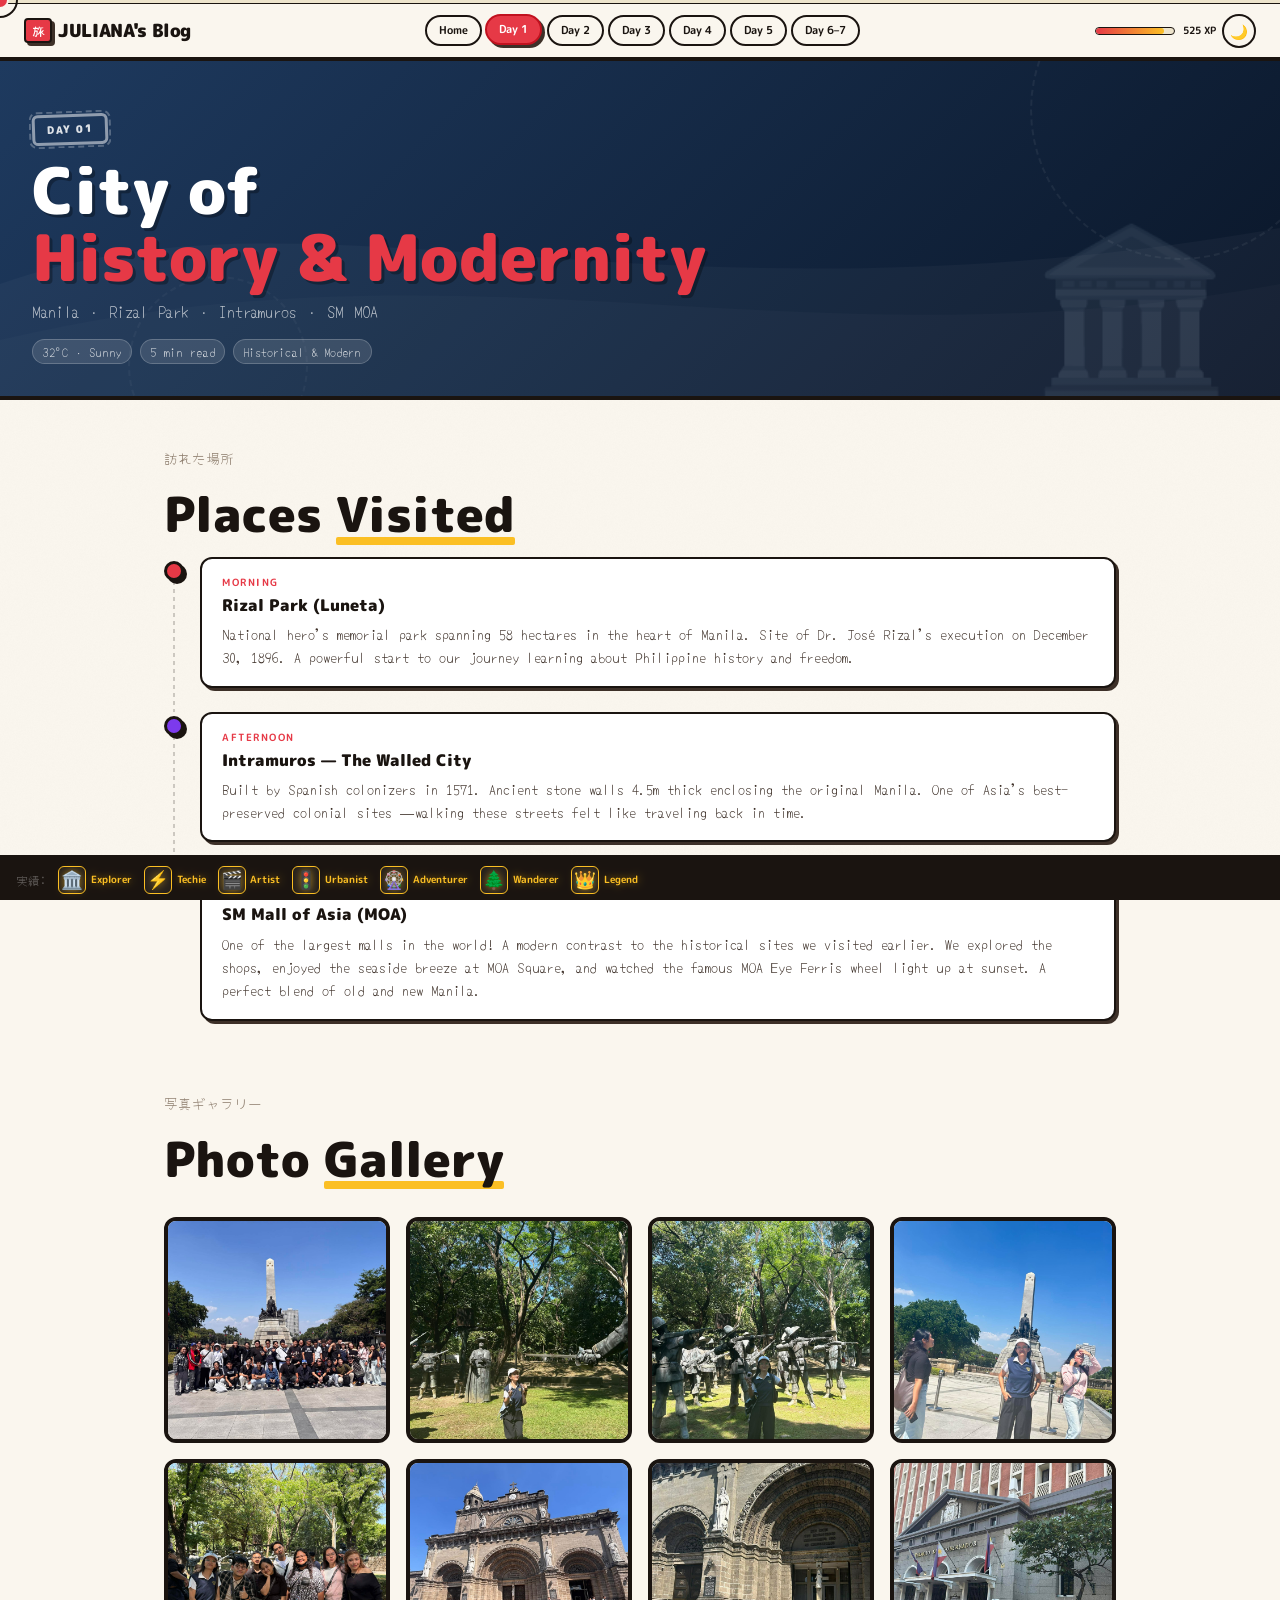
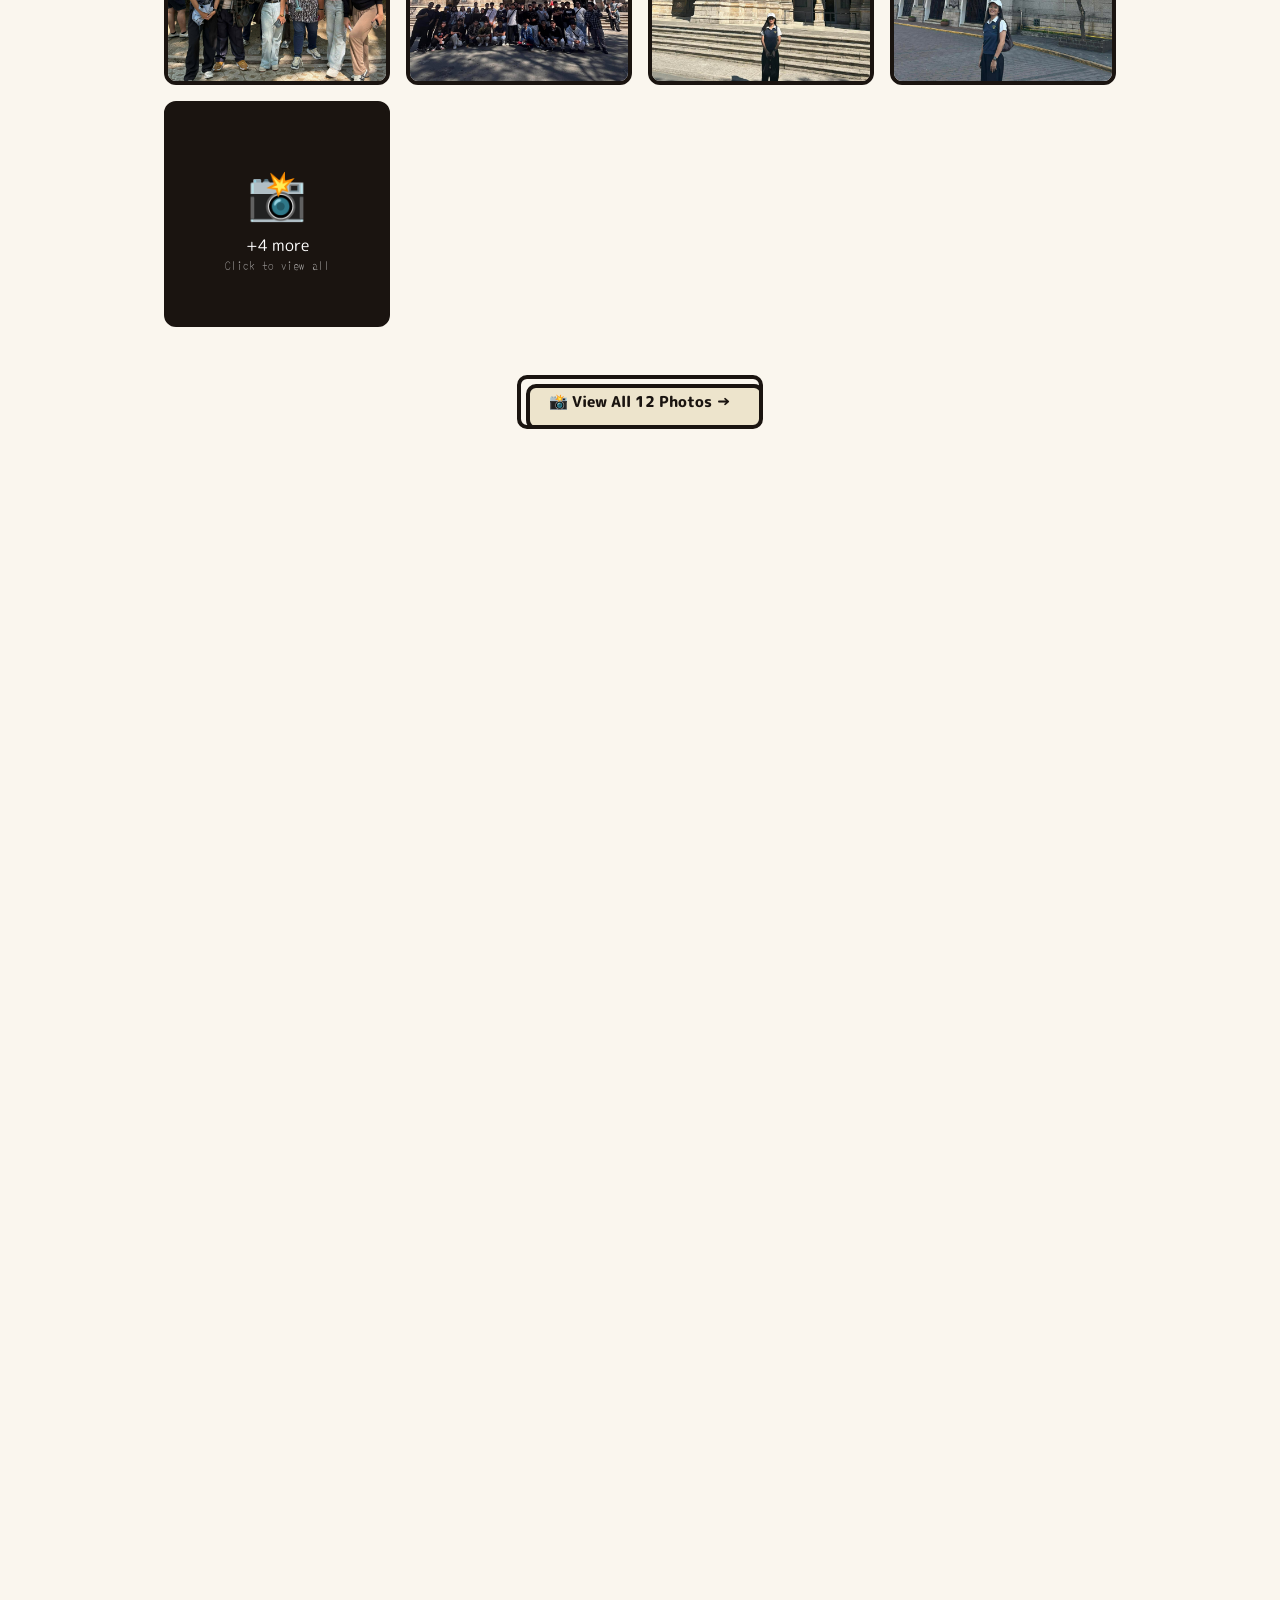
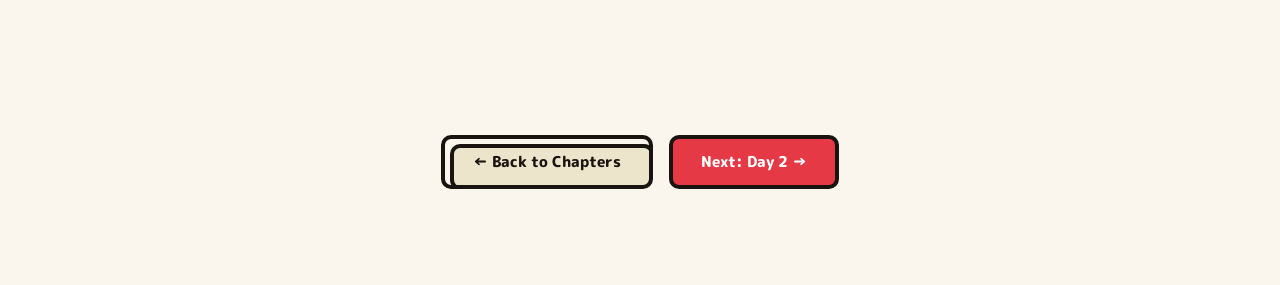
<file: journey/day1.html>
<!DOCTYPE html>
<html lang="en">

<head>
  <meta charset="UTF-8">
  <meta name="viewport" content="width=device-width, initial-scale=1.0">
  <title>Day 1 — Manila · 旅日記</title>
  <link rel="stylesheet" href="style.css">
  <style>
    :root {
      --day-color: #e63946;
      --day-dark: #c1121f;
      --day-light: rgba(230, 57, 70, 0.1);
    }
  </style>
  <link rel="stylesheet" href="day-shared.css">
</head>

<body>
  <div id="cursor"></div>
  <div id="cursor-ring"></div>
  <div id="scroll-bar">
    <div id="scroll-fill"></div>
  </div>
  <div id="page-transition"></div>
  <div id="pt-text"></div>

  <!-- Topbar -->
  <div id="topbar">
    <a class="topbar-logo" href="index.html" onclick="nav(event,'index.html','Home')">
      <span class="logo-kanji">旅</span><span>JULIANA's Blog</span>
    </a>
    <nav class="topbar-nav">
      <a class="nav-pill" data-page="index.html" href="index.html" onclick="nav(event,'index.html','Home')">Home</a>
      <a class="nav-pill active" data-page="day1.html" href="day1.html">Day 1</a>
      <a class="nav-pill" data-page="day2.html" href="day2.html" onclick="nav(event,'day2.html','Day 2')">Day 2</a>
      <a class="nav-pill" data-page="day3.html" href="day3.html" onclick="nav(event,'day3.html','Day 3')">Day 3</a>
      <a class="nav-pill" data-page="day4.html" href="day4.html" onclick="nav(event,'day4.html','Day 4')">Day 4</a>
      <a class="nav-pill" data-page="day5.html" href="day5.html" onclick="nav(event,'day5.html','Day 5')">Day 5</a>
      <a class="nav-pill" data-page="day67.html" href="day67.html" onclick="nav(event,'day67.html','Day 6-7')">Day
        6–7</a>
    </nav>
    <div class="topbar-actions">
      <div class="xp-row">
        <div class="xp-track">
          <div class="xp-fill" id="xp-fill"></div>
        </div><span id="xp-num">0 XP</span>
      </div>
      <div class="icon-pill" onclick="toggleDark()">🌙</div>
    </div>
  </div>

  <div class="page">
    <!-- HERO -->
    <div class="day-hero" style="background:linear-gradient(135deg,#1e3a5f 0%,#0a1628 100%);">
      <div class="day-hero-deco">
        <svg viewBox="0 0 800 300" class="hero-svg-deco" preserveAspectRatio="none">
          <path d="M0,200 C200,100 400,250 800,150 L800,300 L0,300Z" fill="rgba(255,255,255,0.03)" />
          <path d="M0,250 C300,150 500,280 800,200 L800,300 L0,300Z" fill="rgba(255,255,255,0.02)" />
        </svg>
        <div class="hero-circle"
          style="width:300px;height:300px;top:-100px;right:-50px;border-color:rgba(255,255,255,0.06)"></div>
        <div class="hero-circle"
          style="width:180px;height:180px;bottom:-60px;left:10%;border-color:rgba(255,255,255,0.04)"></div>
      </div>
      <div class="day-hero-content">
        <div class="day-stamp">
          <span class="stamp" style="color:#fff;border-color:rgba(255,255,255,0.6);">DAY 01</span>
        </div>
        <h1 class="day-title">City of<br><span style="color:var(--day-color)">History & Modernity</span></h1>
        <p class="day-subtitle">Manila · Rizal Park · Intramuros · SM MOA</p>
        <div style="display:flex;gap:0.5rem;flex-wrap:wrap;margin-top:1rem;">
          <span class="atm-tag">32°C · Sunny</span>
          <span class="atm-tag">5 min read</span>
          <span class="atm-tag">Historical & Modern</span>
        </div>
      </div>
      <div class="day-hero-emoji">🏛️</div>
    </div>

    <!-- CONTENT -->
    <div class="day-content">

      <!-- PLACES TIMELINE -->
      <section class="content-section reveal">
        <span class="section-kana">訪れた場所</span>
        <h2 class="section-heading">Places <span class="underline-swash">Visited</span></h2>
        <div class="timeline">
          <div class="tl-item">
            <div class="tl-dot" style="background:var(--day-color)"></div>
            <div class="tl-card">
              <div class="tl-time">Morning</div>
              <div class="tl-place">Rizal Park (Luneta)</div>
              <div class="tl-desc">National hero's memorial park spanning 58 hectares in the heart of Manila. Site of
                Dr. José Rizal's execution on December 30, 1896. A powerful start to our journey learning about
                Philippine history and freedom.</div>
              <div class="tl-emoji"></div>
            </div>
          </div>
          <div class="tl-item">
            <div class="tl-dot" style="background:#7c3aed"></div>
            <div class="tl-card">
              <div class="tl-time">Afternoon</div>
              <div class="tl-place">Intramuros — The Walled City</div>
              <div class="tl-desc">Built by Spanish colonizers in 1571. Ancient stone walls 4.5m thick enclosing the
                original Manila. One of Asia's best-preserved colonial sites — walking these streets felt like traveling
                back in time.</div>
              <div class="tl-emoji"></div>
            </div>
          </div>
          <div class="tl-item">
            <div class="tl-dot" style="background:#0ea5e9"></div>
            <div class="tl-card">
              <div class="tl-time">Late Afternoon / Evening</div>
              <div class="tl-place">SM Mall of Asia (MOA)</div>
              <div class="tl-desc">One of the largest malls in the world! A modern contrast to the historical sites we
                visited earlier. We explored the shops, enjoyed the seaside breeze at MOA Square, and watched the famous
                MOA Eye Ferris wheel light up at sunset. A perfect blend of old and new Manila.</div>
              <div class="tl-emoji"><div>
            </div>
          </div>
        </div>
      </section>

      <!-- PHOTO GALLERY -->
      <section class="content-section reveal" data-delay="0.1">
        <span class="section-kana">写真ギャラリー</span>
        <h2 class="section-heading">Photo <span class="underline-swash">Gallery</span></h2>
        <div class="photo-grid-masonry" id="gallery-day1">
          <!-- Images will be loaded dynamically -->
        </div>
        <button class="btn btn-ghost" onclick="openFullGallery(1)" style="margin-top:1rem;align-self:center;">📸 View
          All 12 Photos →</button>
      </section>

      <div class="two-col">
        <!-- JOURNAL / LEARNINGS -->
        <section class="content-section reveal" data-delay="0.1">
          <span class="section-kana">学んだこと</span>
          <h2 class="section-heading">What We <span class="underline-swash">Learned</span></h2>
          <div class="notebook journal-lines"
            style="padding:1.5rem 1.5rem 1.5rem 4rem;border:var(--border-thick);border-radius:14px;box-shadow:var(--shadow-md);background:#fff;">
            <div class="learn-item">
              <span class="learn-icon"></span>
              <p>Rizal Park is the symbolic heart of Philippine freedom — where our national hero was executed and where
                the nation's spirit was rekindled.</p>
            </div>
            <div class="learn-item">
              <span class="learn-icon"></span>
              <p>Intramuros has 8 gates called "puertas" and its walls were designed to protect the colonial capital
                from invasion and typhoons.</p>
            </div>
            <div class="learn-item">
              <span class="learn-icon"></span>
              <p>SM MOA is the 4th largest mall in the world and represents modern Philippine commerce and entertainment
                — a stark but beautiful contrast to centuries-old Intramuros.</p>
            </div>
            <div class="learn-item">
              <span class="learn-icon"></span>
              <p>The architecture of Intramuros blends Spanish Baroque, Moorish, and indigenous influences — a physical
                record of cultural fusion.</p>
            </div>
            <div class="learn-item">
              <span class="learn-icon"></span>
              <p>Manila is a city of contrasts — where history and modernity coexist. From Rizal's execution site to a
                world-class mall by the bay, this city tells a complex story.</p>
            </div>
          </div>
        </section>

        <!-- REFLECTION + FUN FACTS -->
        <div style="display:flex;flex-direction:column;gap:1.5rem;">
          <section class="content-section reveal" data-delay="0.2">
            <span class="section-kana">振り返り</span>
            <h2 class="section-heading">Reflection</h2>
            <div class="speech-bubble">
              <p>"Walking through Intramuros felt like stepping back 500 years into colonial history. But then ending
                the day at SM MOA — watching the sunset over Manila Bay with the MOA Eye glowing — reminded us that
                Manila isn't stuck in the past. It's a living, breathing city that honors its history while embracing
                the future. What a perfect first day."</p>
            </div>
          </section>

          <section class="content-section reveal" data-delay="0.25">
            <span class="section-kana">おもしろい事実</span>
            <h2 class="section-heading">Fun Facts</h2>
            <div style="display:flex;flex-direction:column;gap:0.75rem;">
              <div class="sticky" style="transform:rotate(-2deg)">🏛️ Rizal Park spans 58 hectares — bigger than
                Monaco's palace!</div>
              <div class="sticky" style="transform:rotate(1.5deg);background:#e3f2fd;border-color:#90caf9"> SM MOA is
                the 4th LARGEST mall in the world!</div>
              <div class="sticky" style="transform:rotate(-1deg);background:#f3e5f5;border-color:#ce93d8"> Intramuros
                walls are 4.5 meters thick — built to withstand cannon fire!</div>
            </div>
          </section>

          <section class="content-section reveal" data-delay="0.3">
            <span class="section-kana">今日の気分</span>
            <h2 class="section-heading">Day Mood</h2>
            <div class="mood-row">
              <div class="mood-item flip-card" style="height:80px">
                <div class="flip-card-inner"
                  style="transform-style:preserve-3d;transition:transform 0.6s;width:100%;height:100%">
                  <div class="flip-front"
                    style="backface-visibility:hidden;position:absolute;inset:0;display:flex;flex-direction:column;align-items:center;justify-content:center;background:#fff;border:var(--border);border-radius:10px;font-size:1.8rem;">
                    one</div>
                  <div class="flip-back"
                    style="backface-visibility:hidden;position:absolute;inset:0;transform:rotateY(180deg);display:flex;align-items:center;justify-content:center;background:var(--day-color);color:#fff;font-family:var(--font-sketch);font-size:0.75rem;border-radius:10px;text-align:center;padding:0.5rem;">
                    Amazed!</div>
                </div>
              </div>
              <div class="mood-item flip-card" style="height:80px">
                <div class="flip-card-inner"
                  style="transform-style:preserve-3d;transition:transform 0.6s;width:100%;height:100%">
                  <div class="flip-front"
                    style="backface-visibility:hidden;position:absolute;inset:0;display:flex;flex-direction:column;align-items:center;justify-content:center;background:#fff;border:var(--border);border-radius:10px;font-size:1.8rem;">
                    two</div>
                  <div class="flip-back"
                    style="backface-visibility:hidden;position:absolute;inset:0;transform:rotateY(180deg);display:flex;align-items:center;justify-content:center;background:#7c3aed;color:#fff;font-family:var(--font-sketch);font-size:0.75rem;border-radius:10px;text-align:center;padding:0.5rem;">
                    Curious!</div>
                </div>
              </div>
              <div class="mood-item flip-card" style="height:80px">
                <div class="flip-card-inner"
                  style="transform-style:preserve-3d;transition:transform 0.6s;width:100%;height:100%">
                  <div class="flip-front"
                    style="backface-visibility:hidden;position:absolute;inset:0;display:flex;flex-direction:column;align-items:center;justify-content:center;background:#fff;border:var(--border);border-radius:10px;font-size:1.8rem;">
                    three</div>
                  <div class="flip-back"
                    style="backface-visibility:hidden;position:absolute;inset:0;transform:rotateY(180deg);display:flex;align-items:center;justify-content:center;background:#0ea5e9;color:#fff;font-family:var(--font-sketch);font-size:0.75rem;border-radius:10px;text-align:center;padding:0.5rem;">
                    Inspired!</div>
                </div>
              </div>
            </div>
            <p
              style="font-family:var(--font-sketch);font-size:0.75rem;color:var(--muted);margin-top:0.5rem;text-align:center;">
              Hover the cards ↑</p>
          </section>
        </div>
      </div>

      <!-- SKILLS DISCOVERED -->
      <section class="content-section reveal">
        <span class="section-kana">発見したスキル</span>
        <h2 class="section-heading">Skills <span class="underline-swash">Discovered</span></h2>
        <div class="skill-cloud">
          <span class="skill-tag" style="--sc:#e63946">Philippine History</span>
          <span class="skill-tag" style="--sc:#7c3aed">Colonial Architecture</span>
          <span class="skill-tag" style="--sc:#16a34a"> Heritage Conservation</span>
          <span class="skill-tag" style="--sc:#f59e0b"> Cultural Appreciation</span>
          <span class="skill-tag" style="--sc:#0ea5e9"> Modern Commerce</span>
          <span class="skill-tag" style="--sc:#db2777"> Urban Contrasts</span>
        </div>
      </section>

      <!-- NAV BUTTONS -->
      <div class="day-nav-row">
        <button class="btn btn-ghost" onclick="nav(null,'index.html','Home')">← Back to Chapters</button>
        <button class="btn btn-red" onclick="nav(null,'day2.html','Day 2')">Next: Day 2 →</button>
      </div>
    </div>
  </div>

  <!-- Photo zoom -->
  <div id="photo-zoom" onclick="this.classList.remove('open')"
    style="position:fixed;inset:0;z-index:5000;background:rgba(0,0,0,0.95);display:none;align-items:center;justify-content:center;flex-direction:column;gap:1rem;backdrop-filter:blur(16px);">
    <div id="pz-emoji" style="font-size:8rem;animation:pop-in 0.4s ease;"></div>
    <div id="pz-title" style="font-family:var(--font-display);font-weight:900;font-size:1.5rem;color:#fff;"></div>
    <div id="pz-desc"
      style="font-family:var(--font-sketch);font-size:1rem;color:rgba(255,255,255,0.6);max-width:400px;text-align:center;">
    </div>
    <div style="font-family:var(--font-sketch);font-size:0.8rem;color:rgba(255,255,255,0.3);margin-top:1rem;">Click
      anywhere to close</div>
  </div>

  <!-- Achievements -->
  <div id="ach-strip"></div>

  <script src="shared.js"></script>
  <script src="day-shared.js"></script>
  <script>
    initDayPage('day1');
  </script>
</body>

</html>
</file>
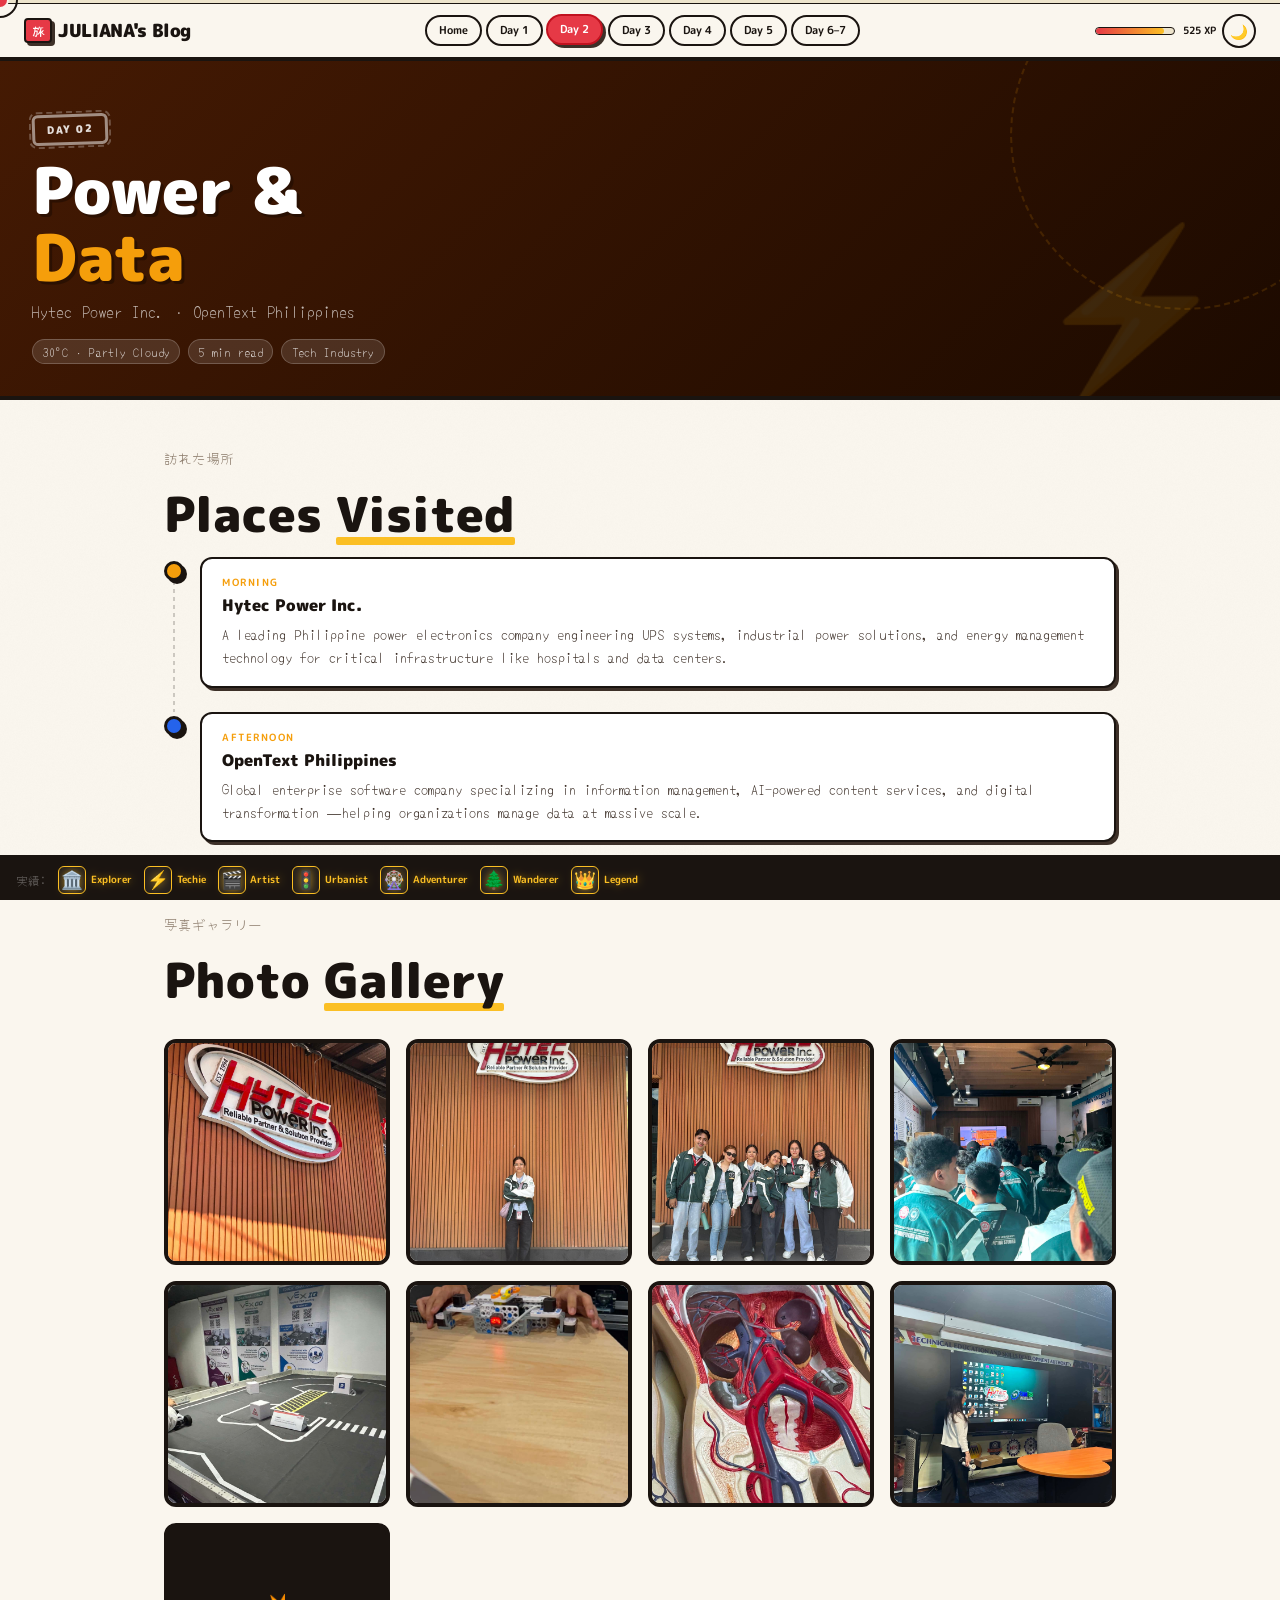
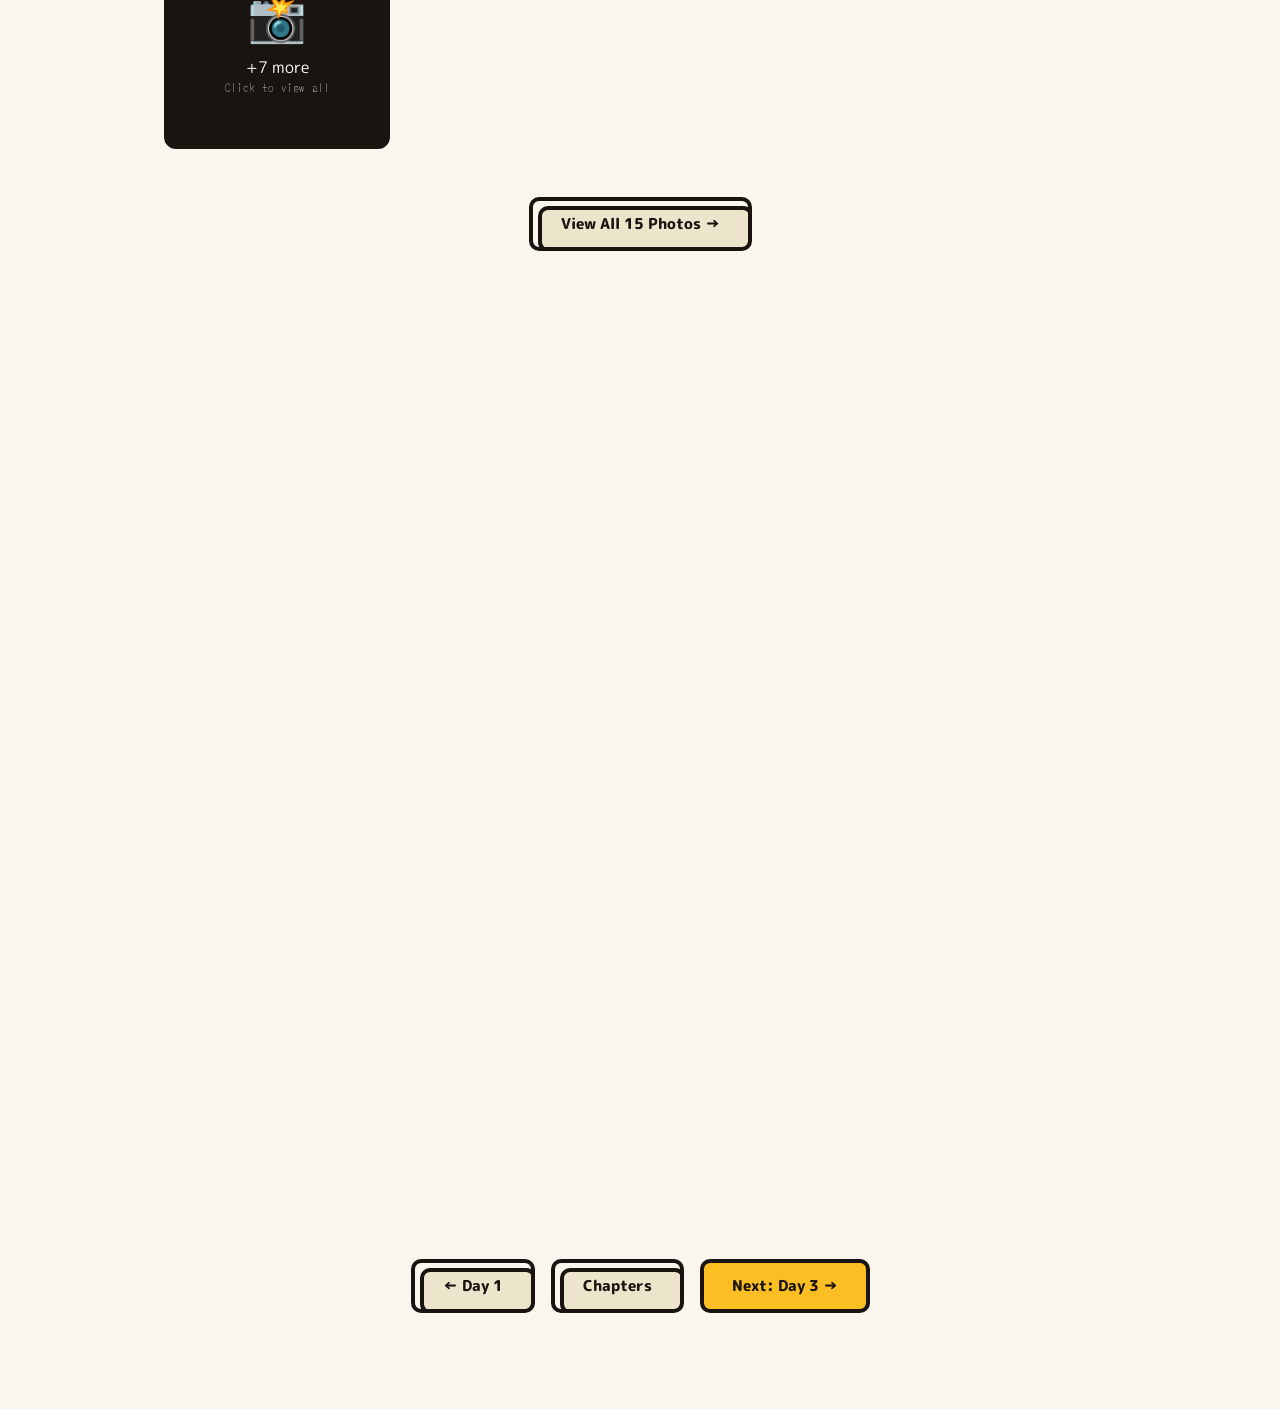
<file: journey/day2.html>
<!DOCTYPE html>
<html lang="en">
<head>
<meta charset="UTF-8"><meta name="viewport" content="width=device-width, initial-scale=1.0">
<title>Day 2 — Tech · 旅日記</title>
<link rel="stylesheet" href="style.css">
<style>:root{--day-color:#f59e0b;--day-dark:#d97706;--day-light:rgba(245,158,11,0.1);}</style>
<link rel="stylesheet" href="day-shared.css">
</head>
<body>
<div id="cursor"></div><div id="cursor-ring"></div>
<div id="scroll-bar"><div id="scroll-fill"></div></div>
<div id="page-transition"></div><div id="pt-text"></div>
<div id="topbar">
  <a class="topbar-logo" href="index.html" onclick="nav(event,'index.html','')"><span class="logo-kanji">旅</span><span>JULIANA's Blog</span></a>
  <nav class="topbar-nav">
    <a class="nav-pill" href="index.html" onclick="nav(event,'index.html','Home')">Home</a>
    <a class="nav-pill" href="day1.html" onclick="nav(event,'day1.html','Day 1 ')">Day 1</a>
    <a class="nav-pill active">Day 2</a>
    <a class="nav-pill" href="day3.html" onclick="nav(event,'day3.html','Day 3 ')">Day 3</a>
    <a class="nav-pill" href="day4.html" onclick="nav(event,'day4.html','Day 4 ')">Day 4</a>
    <a class="nav-pill" href="day5.html" onclick="nav(event,'day5.html','Day 5 ')">Day 5</a>
    <a class="nav-pill" href="day67.html" onclick="nav(event,'day67.html','Day 6-7 ')">Day 6–7</a>
  </nav>
  <div class="topbar-actions">
    <div class="xp-row"><div class="xp-track"><div class="xp-fill" id="xp-fill"></div></div><span id="xp-num">0 XP</span></div>
    <div class="icon-pill" onclick="toggleDark()">🌙</div>
  </div>
</div>
<div class="page">
  <div class="day-hero" style="background:linear-gradient(135deg,#451a03 0%,#1c0a00 100%);">
    <div class="day-hero-deco">
      <div class="hero-circle" style="width:350px;height:350px;top:-100px;right:-80px;border-color:rgba(245,158,11,0.15)"></div>
    </div>
    <div class="day-hero-content">
      <div class="day-stamp"><span class="stamp" style="color:#fff;border-color:rgba(255,255,255,0.6);">DAY 02</span></div>
      <h1 class="day-title">Power &<br><span style="color:var(--day-color)">Data</span></h1>
      <p class="day-subtitle">Hytec Power Inc. · OpenText Philippines</p>
      <div style="display:flex;gap:0.5rem;flex-wrap:wrap;margin-top:1rem;">
        <span class="atm-tag">30°C · Partly Cloudy</span>
        <span class="atm-tag">5 min read</span>
        <span class="atm-tag">Tech Industry</span>
      </div>
    </div>
    <div class="day-hero-emoji">⚡</div>
  </div>
  <div class="day-content">
    <section class="content-section reveal">
      <span class="section-kana">訪れた場所</span>
      <h2 class="section-heading">Places <span class="underline-swash">Visited</span></h2>
      <div class="timeline">
        <div class="tl-item">
          <div class="tl-dot" style="background:var(--day-color)"></div>
          <div class="tl-card">
            <div class="tl-time">Morning</div>
            <div class="tl-place">Hytec Power Inc.</div>
            <div class="tl-desc">A leading Philippine power electronics company engineering UPS systems, industrial power solutions, and energy management technology for critical infrastructure like hospitals and data centers.</div>
            <div class="tl-emoji"></div>
          </div>
        </div>
        <div class="tl-item">
          <div class="tl-dot" style="background:#2563eb"></div>
          <div class="tl-card">
            <div class="tl-time">Afternoon</div>
            <div class="tl-place">OpenText Philippines</div>
            <div class="tl-desc">Global enterprise software company specializing in information management, AI-powered content services, and digital transformation — helping organizations manage data at massive scale.</div>
            <div class="tl-emoji"></div>
          </div>
        </div>
      </div>
    </section>
    <!-- PHOTO GALLERY -->
    <section class="content-section reveal" data-delay="0.1">
      <span class="section-kana">写真ギャラリー</span>
      <h2 class="section-heading">Photo <span class="underline-swash">Gallery</span></h2>
      <div class="photo-grid-masonry" id="gallery-day2">
        <!-- Images will be loaded dynamically -->
      </div>
      <button class="btn btn-ghost" onclick="openFullGallery(2)" style="margin-top:1rem;align-self:center;"> View All 15
        Photos →</button>
    </section>

    <div class="two-col">
      <section class="content-section reveal" data-delay="0.1">
        <span class="section-kana">学んだこと</span>
        <h2 class="section-heading">What We <span class="underline-swash">Learned</span></h2>
        <div class="notebook journal-lines" style="padding:1.5rem 1.5rem 1.5rem 4rem;border:var(--border-thick);border-radius:14px;box-shadow:var(--shadow-md);background:#fff;">
          <div class="learn-item"><span class="learn-icon"></span><p>UPS (Uninterruptible Power Supply) systems are the silent heroes keeping hospitals, data centers, and telecom networks alive during outages.</p></div>
          <div class="learn-item"><span class="learn-icon"></span><p>OpenText manages information lifecycles for thousands of companies — from creating a document to archiving it decades later, all AI-assisted.</p></div>
          <div class="learn-item"><span class="learn-icon"></span><p>Power engineering isn't just about electricity — it's about reliability, redundancy, and ensuring critical systems never go dark.</p></div>
          <div class="learn-item"><span class="learn-icon"></span><p>Enterprise software like OpenText's serves as the "memory" of a corporation — organizing vast amounts of data into searchable, secure knowledge.</p></div>
          <div class="learn-item"><span class="learn-icon"></span><p>Both companies showed us that IT careers in the Philippines are not just available — they're globally competitive and well-compensated.</p></div>
        </div>
      </section>
      <div style="display:flex;flex-direction:column;gap:1.5rem;">
        <section class="content-section reveal" data-delay="0.2">
          <span class="section-kana">振り返り</span>
          <h2 class="section-heading">Reflection</h2>
          <div class="speech-bubble">
            <p>"Visiting two very different yet complementary industries in one day was eye-opening. From physical power hardware at Hytec to digital information management at OpenText — I realized every technological advancement needs both <em>reliable power AND reliable data</em>. These are two invisible pillars of modern civilization."</p>
          </div>
        </section>
        <section class="content-section reveal" data-delay="0.25">
          <span class="section-kana">おもしろい事実</span>
          <h2 class="section-heading">Fun Facts</h2>
          <div style="display:flex;flex-direction:column;gap:0.75rem;">
            <div class="sticky" style="transform:rotate(-1.5deg)"> A single UPS unit can power a hospital ICU for hours</div>
            <div class="sticky" style="transform:rotate(2deg);background:#e3f2fd;border-color:#90caf9"> OpenText manages over 55 billion documents worldwide</div>
            <div class="sticky" style="transform:rotate(-1deg);background:#fff3e0;border-color:#ffcc02"> Data centers use 1–2% of global electricity!</div>
          </div>
        </section>
      </div>
    </div>
    <section class="content-section reveal">
      <span class="section-kana">発見したスキル</span>
      <h2 class="section-heading">Skills <span class="underline-swash">Discovered</span></h2>
      <div class="skill-cloud">
        <span class="skill-tag" style="--sc:#f59e0b"> Power Systems</span>
        <span class="skill-tag" style="--sc:#2563eb"> Enterprise IT</span>
        <span class="skill-tag" style="--sc:#16a34a"> UPS Technology</span>
        <span class="skill-tag" style="--sc:#7c3aed"> AI in Business</span>
        <span class="skill-tag" style="--sc:#0ea5e9"> Cloud Computing</span>
        <span class="skill-tag" style="--sc:#ea580c"> Data Management</span>
      </div>
    </section>
    <div class="day-nav-row">
      <button class="btn btn-ghost" onclick="nav(null,'day1.html','← Day 1')">← Day 1</button>
      <button class="btn btn-ghost" onclick="nav(null,'index.html',' Home')"> Chapters</button>
      <button class="btn btn-yellow" onclick="nav(null,'day3.html','Day 3 ')">Next: Day 3 →</button>
    </div>
  </div>
</div>
<div id="photo-zoom" onclick="this.classList.remove('open');this.style.display='none'" style="position:fixed;inset:0;z-index:5000;background:rgba(0,0,0,0.95);display:none;align-items:center;justify-content:center;flex-direction:column;gap:1rem;backdrop-filter:blur(16px);">
  <div id="pz-emoji" style="font-size:8rem;animation:pop-in 0.4s ease;"></div>
  <div id="pz-title" style="font-family:var(--font-display);font-weight:900;font-size:1.5rem;color:#fff;"></div>
  <div id="pz-desc" style="font-family:var(--font-sketch);font-size:1rem;color:rgba(255,255,255,0.6);max-width:400px;text-align:center;"></div>
  <div style="font-family:var(--font-sketch);font-size:0.8rem;color:rgba(255,255,255,0.3);margin-top:1rem;">Click anywhere to close</div>
</div>
<div id="ach-strip"></div>
<script src="shared.js"></script><script src="day-shared.js"></script>
<script>initDayPage('day2');</script>
</body></html>
</file>
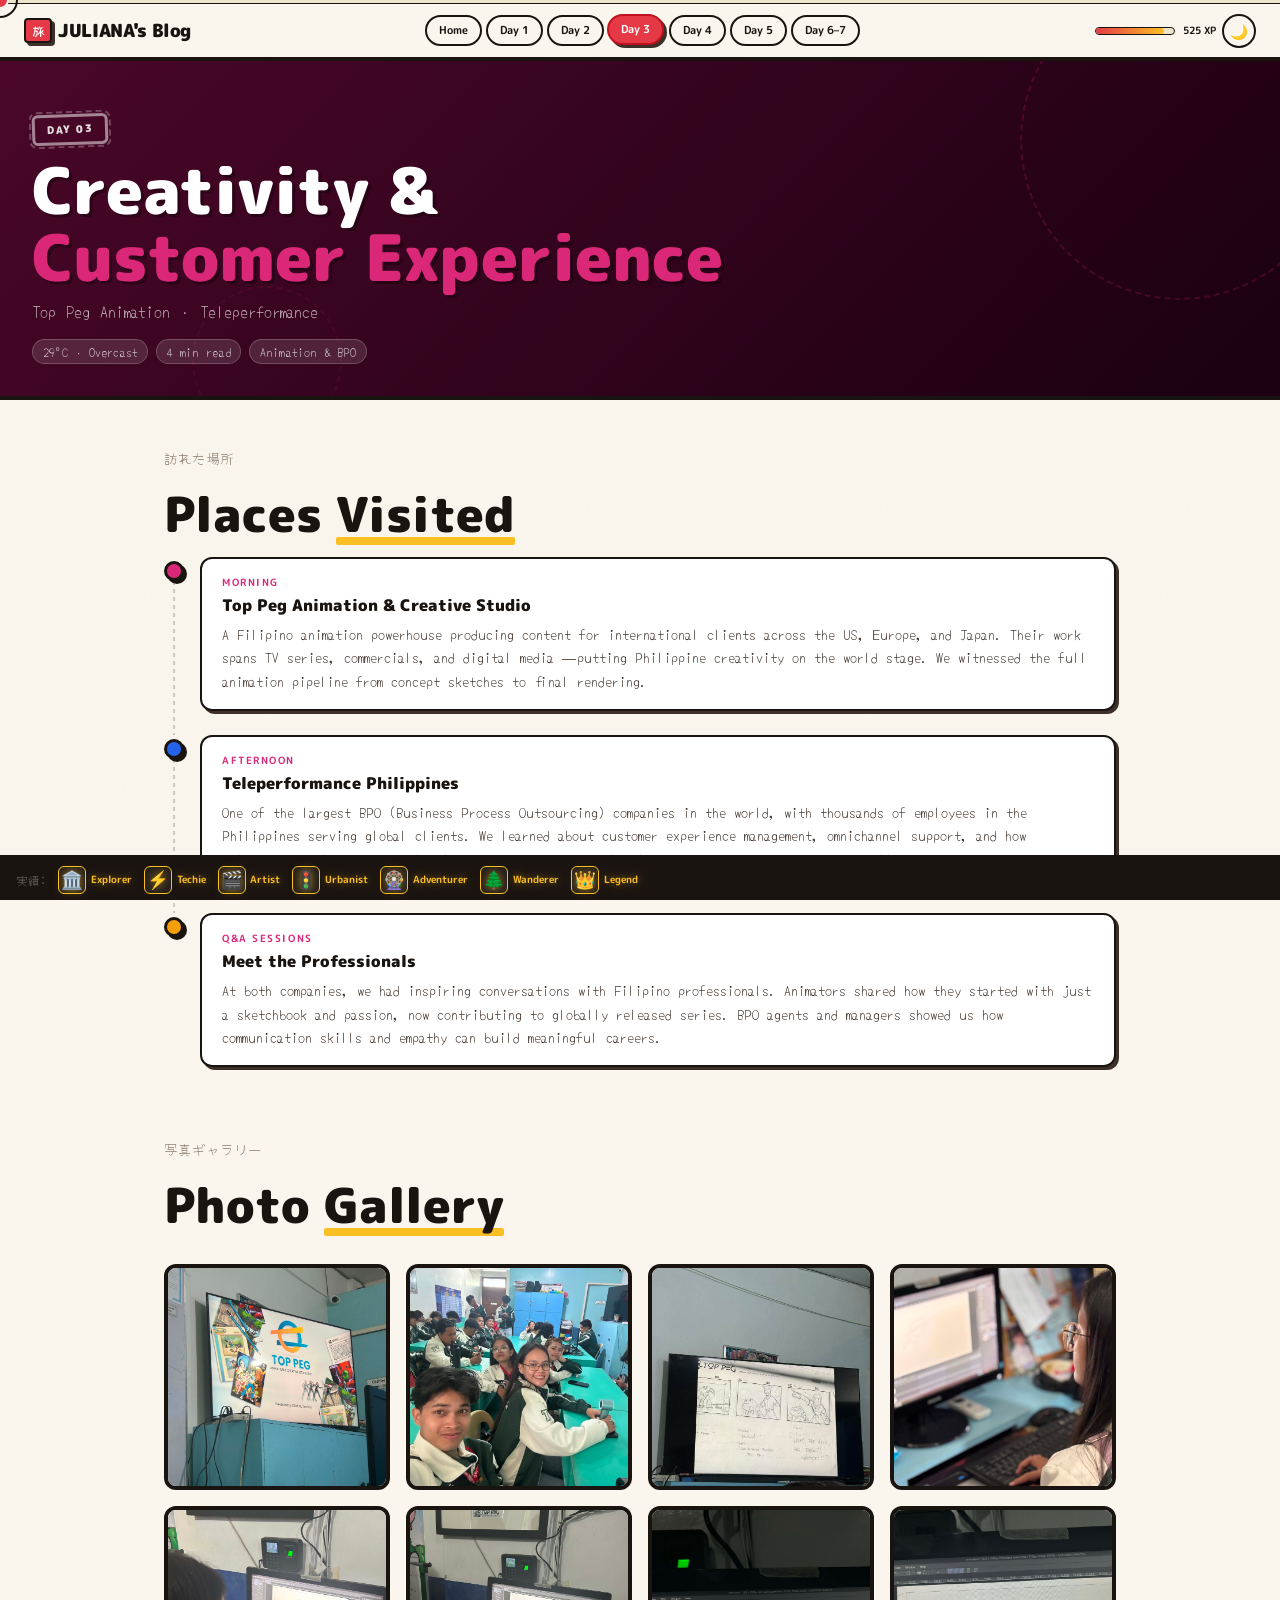
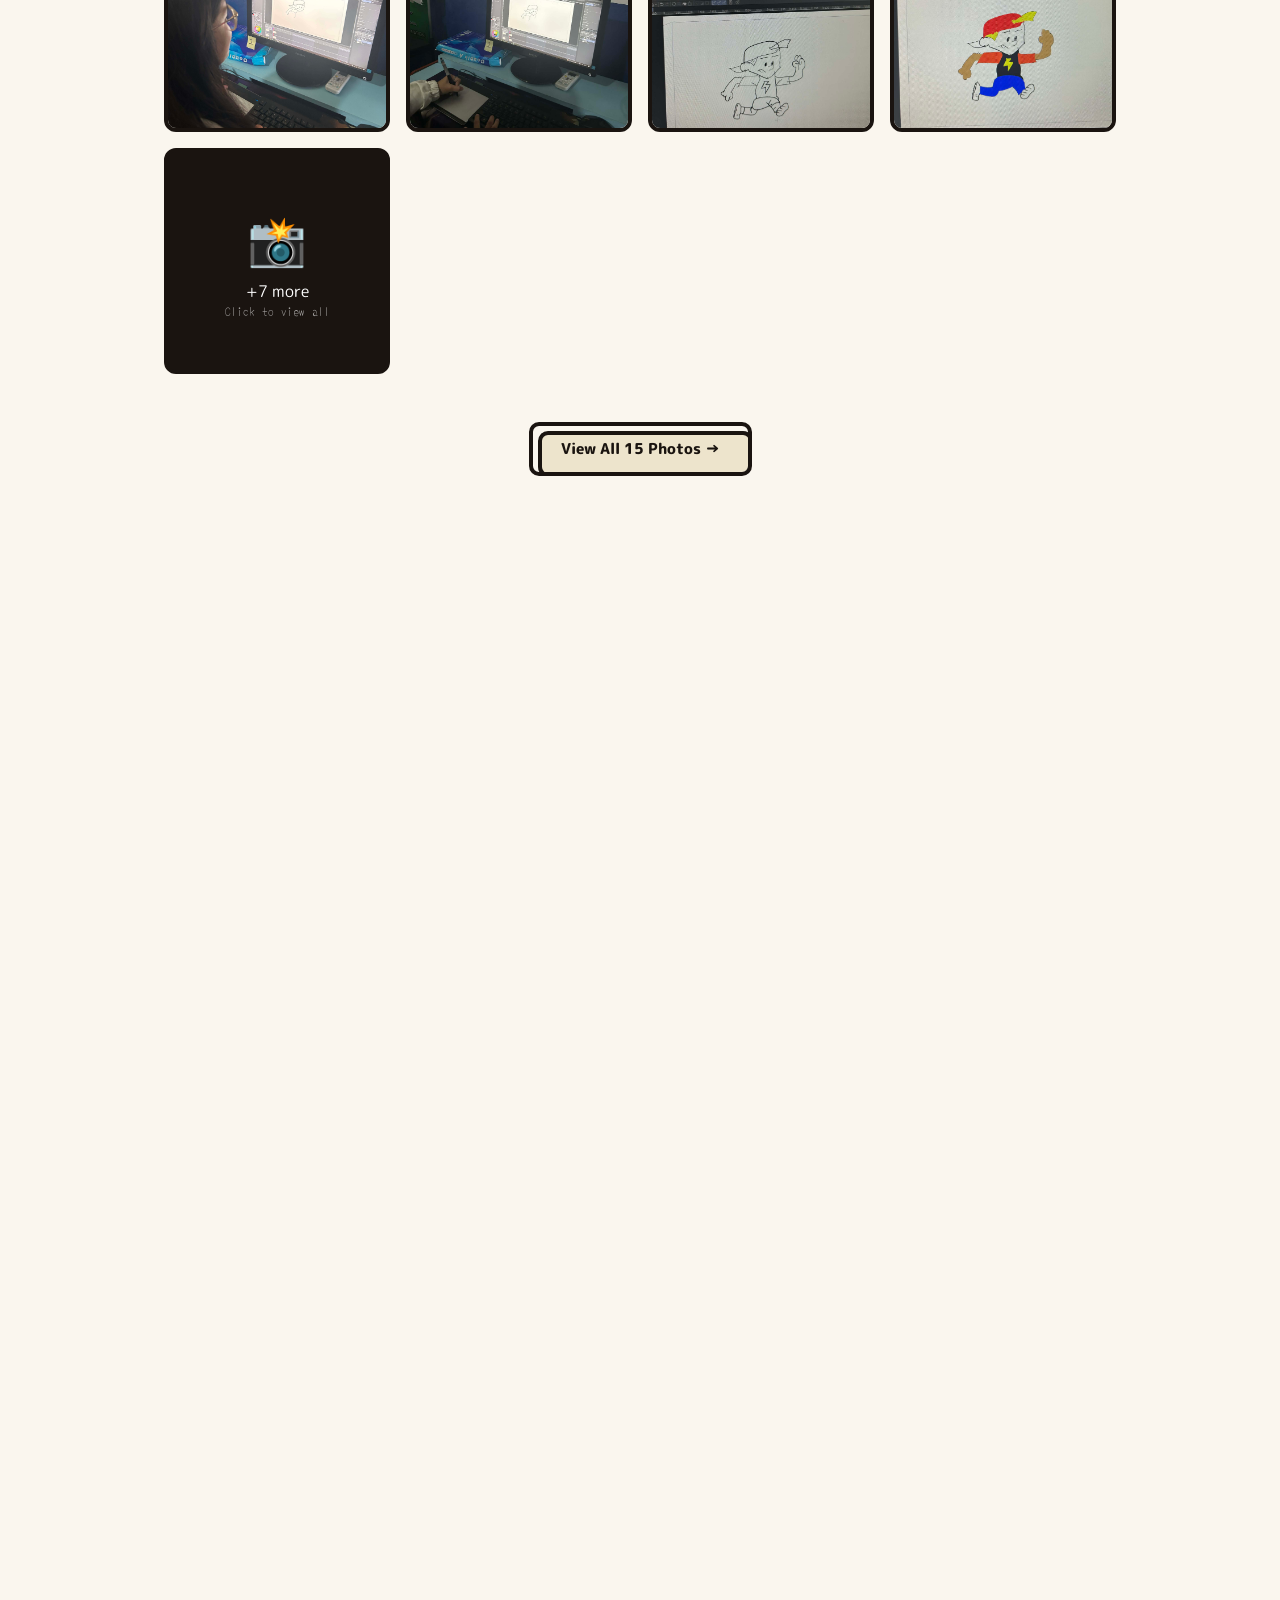
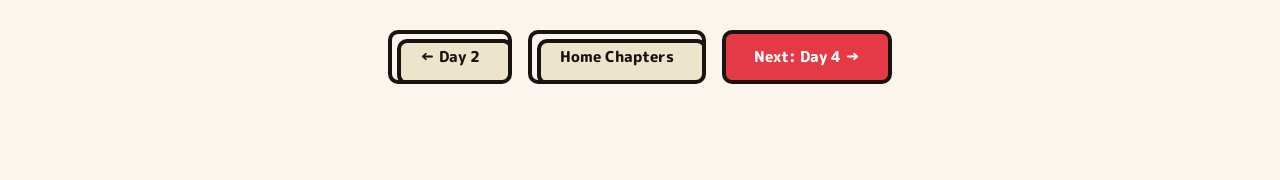
<file: journey/day3.html>
<!DOCTYPE html>
<html lang="en">

<head>
  <meta charset="UTF-8">
  <meta name="viewport" content="width=device-width, initial-scale=1.0">
  <title>Day 3 — Animation & BPO · 旅日記</title>
  <link rel="stylesheet" href="style.css">
  <style>
    :root {
      --day-color: #db2777;
      --day-dark: #be185d;
      --day-light: rgba(219, 39, 119, 0.1);
    }
  </style>
  <link rel="stylesheet" href="day-shared.css">
</head>

<body>
  <div id="cursor"></div>
  <div id="cursor-ring"></div>
  <div id="scroll-bar">
    <div id="scroll-fill"></div>
  </div>
  <div id="page-transition"></div>
  <div id="pt-text"></div>
  <div id="topbar">
    <a class="topbar-logo" href="index.html" onclick="nav(event,'index.html','Home')"><span
        class="logo-kanji">旅</span><span>JULIANA's Blog</span></a>
    <nav class="topbar-nav">
      <a class="nav-pill" href="index.html" onclick="nav(event,'index.html','Home')">Home</a>
      <a class="nav-pill" href="day1.html" onclick="nav(event,'day1.html','Day 1')">Day 1</a>
      <a class="nav-pill" href="day2.html" onclick="nav(event,'day2.html','Day 2')">Day 2</a>
      <a class="nav-pill active">Day 3</a>
      <a class="nav-pill" href="day4.html" onclick="nav(event,'day4.html','Day 4')">Day 4</a>
      <a class="nav-pill" href="day5.html" onclick="nav(event,'day5.html','Day 5')">Day 5</a>
      <a class="nav-pill" href="day67.html" onclick="nav(event,'day67.html','Day 6-7')">Day 6–7</a>
    </nav>
    <div class="topbar-actions">
      <div class="xp-row">
        <div class="xp-track">
          <div class="xp-fill" id="xp-fill"></div>
        </div><span id="xp-num">0 XP</span>
      </div>
      <div class="icon-pill" onclick="toggleDark()">🌙</div>
    </div>
  </div>
  <div class="page">
    <div class="day-hero" style="background:linear-gradient(135deg,#4a0728 0%,#1a0011 100%);">
      <div class="day-hero-deco">
        <div class="hero-circle"
          style="width:320px;height:320px;top:-80px;right:-60px;border-color:rgba(219,39,119,0.2)"></div>
        <div class="hero-circle"
          style="width:150px;height:150px;bottom:-40px;left:15%;border-color:rgba(219,39,119,0.1)"></div>
      </div>
      <div class="day-hero-content">
        <div class="day-stamp"><span class="stamp" style="color:#fff;border-color:rgba(255,255,255,0.6);">DAY 03</span>
        </div>
        <h1 class="day-title">Creativity &<br><span style="color:var(--day-color)">Customer Experience</span></h1>
        <p class="day-subtitle">Top Peg Animation · Teleperformance</p>
        <div style="display:flex;gap:0.5rem;flex-wrap:wrap;margin-top:1rem;">
          <span class="atm-tag">29°C · Overcast</span>
          <span class="atm-tag">4 min read</span>
          <span class="atm-tag">Animation & BPO</span>
        </div>
      </div>
      <div class="day-hero-emoji"></div>
    </div>

    <div class="day-content">
      <section class="content-section reveal">
        <span class="section-kana">訪れた場所</span>
        <h2 class="section-heading">Places <span class="underline-swash">Visited</span></h2>
        <div class="timeline">
          <div class="tl-item">
            <div class="tl-dot" style="background:var(--day-color)"></div>
            <div class="tl-card">
              <div class="tl-time">Morning</div>
              <div class="tl-place">Top Peg Animation & Creative Studio</div>
              <div class="tl-desc">A Filipino animation powerhouse producing content for international clients across
                the US, Europe, and Japan. Their work spans TV series, commercials, and digital media — putting
                Philippine creativity on the world stage. We witnessed the full animation pipeline from concept sketches
                to final rendering.</div>
              <div class="tl-emoji"></div>
            </div>
          </div>
          <div class="tl-item">
            <div class="tl-dot" style="background:#2563eb"></div>
            <div class="tl-card">
              <div class="tl-time">Afternoon</div>
              <div class="tl-place">Teleperformance Philippines</div>
              <div class="tl-desc">One of the largest BPO (Business Process Outsourcing) companies in the world, with
                thousands of employees in the Philippines serving global clients. We learned about customer experience
                management, omnichannel support, and how Filipinos are leading the global BPO industry with world-class
                service and communication skills.</div>
              <div class="tl-emoji"></div>
            </div>
          </div>
          <div class="tl-item">
            <div class="tl-dot" style="background:#f59e0b"></div>
            <div class="tl-card">
              <div class="tl-time">Q&A Sessions</div>
              <div class="tl-place">Meet the Professionals</div>
              <div class="tl-desc">At both companies, we had inspiring conversations with Filipino professionals.
                Animators shared how they started with just a sketchbook and passion, now contributing to globally
                released series. BPO agents and managers showed us how communication skills and empathy can build
                meaningful careers.</div>
              <div class="tl-emoji"></div>
            </div>
          </div>
        </div>
      </section>

      <!-- PHOTO GALLERY -->
      <section class="content-section reveal" data-delay="0.1">
        <span class="section-kana">写真ギャラリー</span>
        <h2 class="section-heading">Photo <span class="underline-swash">Gallery</span></h2>
        <div class="photo-grid-masonry" id="gallery-day3">
          <!-- Images will be loaded dynamically -->
        </div>
        <button class="btn btn-ghost" onclick="openFullGallery(3)" style="margin-top:1rem;align-self:center;">View All
          15 Photos →</button>
      </section>

      <div class="two-col">
        <section class="content-section reveal" data-delay="0.1">
          <span class="section-kana">学んだこと</span>
          <h2 class="section-heading">What We <span class="underline-swash">Learned</span></h2>
          <div class="notebook journal-lines"
            style="padding:1.5rem 1.5rem 1.5rem 4rem;border:var(--border-thick);border-radius:14px;box-shadow:var(--shadow-md);background:#fff;">
            <div class="learn-item"><span class="learn-icon"></span>
              <p>Top Peg produces animation for international clients — Filipino animation talent competes and wins on a
                global stage alongside studios from Japan, US, and Europe.</p>
            </div>
            <div class="learn-item"><span class="learn-icon"></span>
              <p>The full animation pipeline: concept → storyboard → voice record → animatic → rigging → animation →
                render → post. Each stage requires specialized skills and attention to detail.</p>
            </div>
            <div class="learn-item"><span class="learn-icon"></span>
              <p>Teleperformance is a global leader in customer experience management, and the Philippines is a top BPO
                destination because of Filipinos' excellent English, empathy, and service orientation.</p>
            </div>
            <div class="learn-item"><span class="learn-icon"></span>
              <p>A single second of animation = 24 individually crafted frames. One second of story can take hours of
                labor to produce. Meanwhile, a BPO agent might handle hundreds of customer interactions per day with
                patience and professionalism.</p>
            </div>
            <div class="learn-item"><span class="learn-icon"></span>
              <p>Both industries show that Filipino talent is world-class — whether creating art or delivering service.
                These are high-value careers that many students don't know about.</p>
            </div>
          </div>
        </section>
        <div style="display:flex;flex-direction:column;gap:1.5rem;">
          <section class="content-section reveal" data-delay="0.2">
            <span class="section-kana">振り返り</span>
            <h2 class="section-heading">Reflection</h2>
            <div class="speech-bubble">
              <p>"Two completely different industries in one day — from the artistic magic of animation at Top Peg to
                the professional energy of global BPO at Teleperformance. Yet both showed us the same thing: Filipinos
                have incredible talent that the world wants. Whether you're drawing frames or solving customer problems,
                there's a place for you on the global stage. This day opened our eyes to possibilities we never knew
                existed."</p>
            </div>
          </section>
          <section class="content-section reveal" data-delay="0.25">
            <span class="section-kana">おもしろい事実</span>
            <h2 class="section-heading">Fun Facts</h2>
            <div style="display:flex;flex-direction:column;gap:0.75rem;">
              <div class="sticky" style="transform:rotate(-2deg)">24 frames per second = 1 second of animation magic
              </div>
              <div class="sticky" style="transform:rotate(1.5deg);background:#fce4ec;border-color:#f48fb1">Philippine
                animators work on Hollywood & Netflix shows!</div>
              <div class="sticky" style="transform:rotate(-1deg);background:#e3f2fd;border-color:#90caf9">
                Teleperformance operates in over 80 countries worldwide</div>
              <div class="sticky" style="transform:rotate(2deg);background:#e8f5e9;border-color:#a5d6a7">BPO industry
                employs over 1.3 million Filipinos</div>
            </div>
          </section>
        </div>
      </div>

      <section class="content-section reveal">
        <span class="section-kana">発見したスキル</span>
        <h2 class="section-heading">Skills <span class="underline-swash">Discovered</span></h2>
        <div class="skill-cloud">
          <span class="skill-tag" style="--sc:#db2777">2D/3D Animation</span>
          <span class="skill-tag" style="--sc:#7c3aed">Storyboarding</span>
          <span class="skill-tag" style="--sc:#f59e0b">Character Design</span>
          <span class="skill-tag" style="--sc:#0ea5e9">Global Communication</span>
          <span class="skill-tag" style="--sc:#ea580c">BPO Industry</span>
        </div>
      </section>

      <div class="day-nav-row">
        <button class="btn btn-ghost" onclick="nav(null,'day2.html','← Day 2')">← Day 2</button>
        <button class="btn btn-ghost" onclick="nav(null,'index.html','Home')">Home Chapters</button>
        <button class="btn btn-red" onclick="nav(null,'day4.html','Day 4')">Next: Day 4 →</button>
      </div>
    </div>
  </div>

  <div id="photo-zoom" onclick="this.style.display='none'"
    style="position:fixed;inset:0;z-index:5000;background:rgba(0,0,0,0.95);display:none;align-items:center;justify-content:center;flex-direction:column;gap:1rem;backdrop-filter:blur(16px);">
    <div id="pz-emoji" style="font-size:8rem;animation:pop-in 0.4s ease;"></div>
    <div id="pz-title" style="font-family:var(--font-display);font-weight:900;font-size:1.5rem;color:#fff;"></div>
    <div id="pz-desc"
      style="font-family:var(--font-sketch);font-size:1rem;color:rgba(255,255,255,0.6);max-width:400px;text-align:center;">
    </div>
    <div style="font-family:var(--font-sketch);font-size:0.8rem;color:rgba(255,255,255,0.3);margin-top:1rem;">Click
      anywhere to close</div>
  </div>
  <div id="ach-strip"></div>
  <script src="shared.js"></script>
  <script src="day-shared.js"></script>
  <script>
    initDayPage('day3');
  </script>
</body>

</html>
</file>
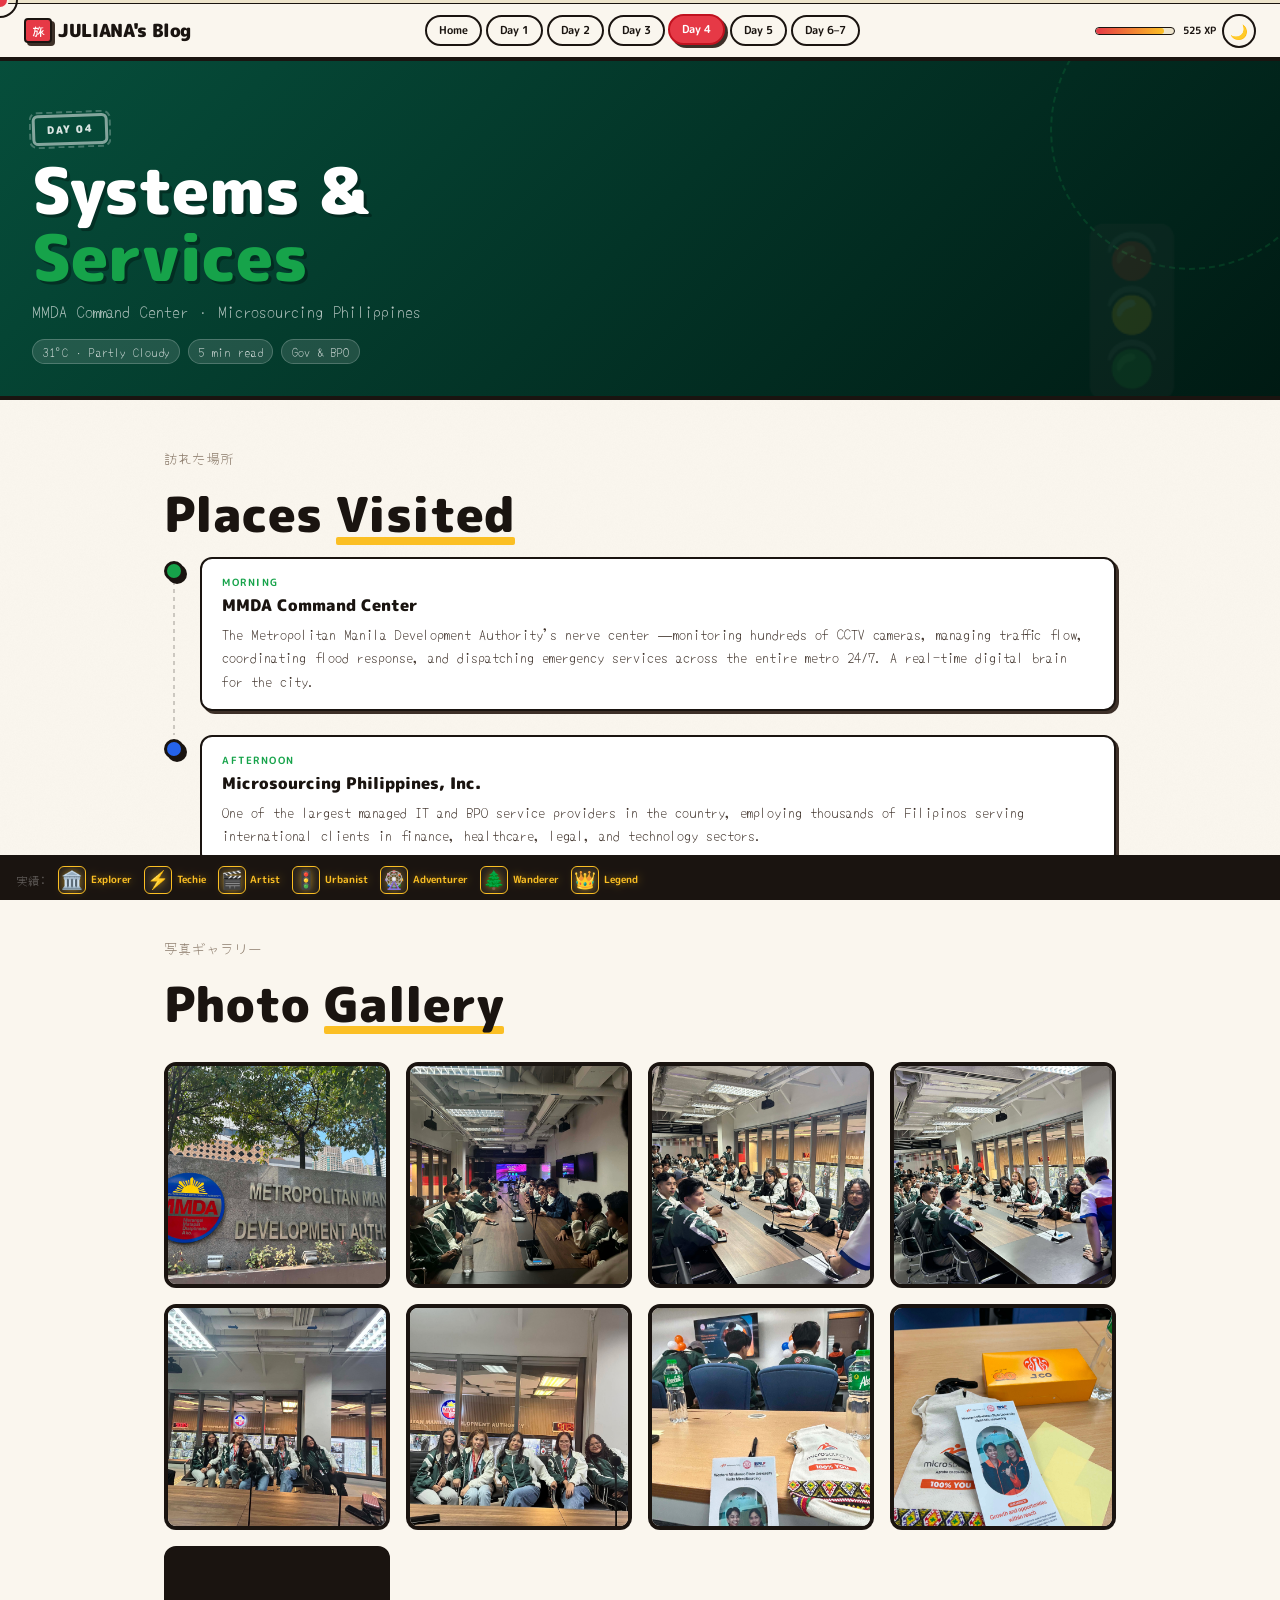
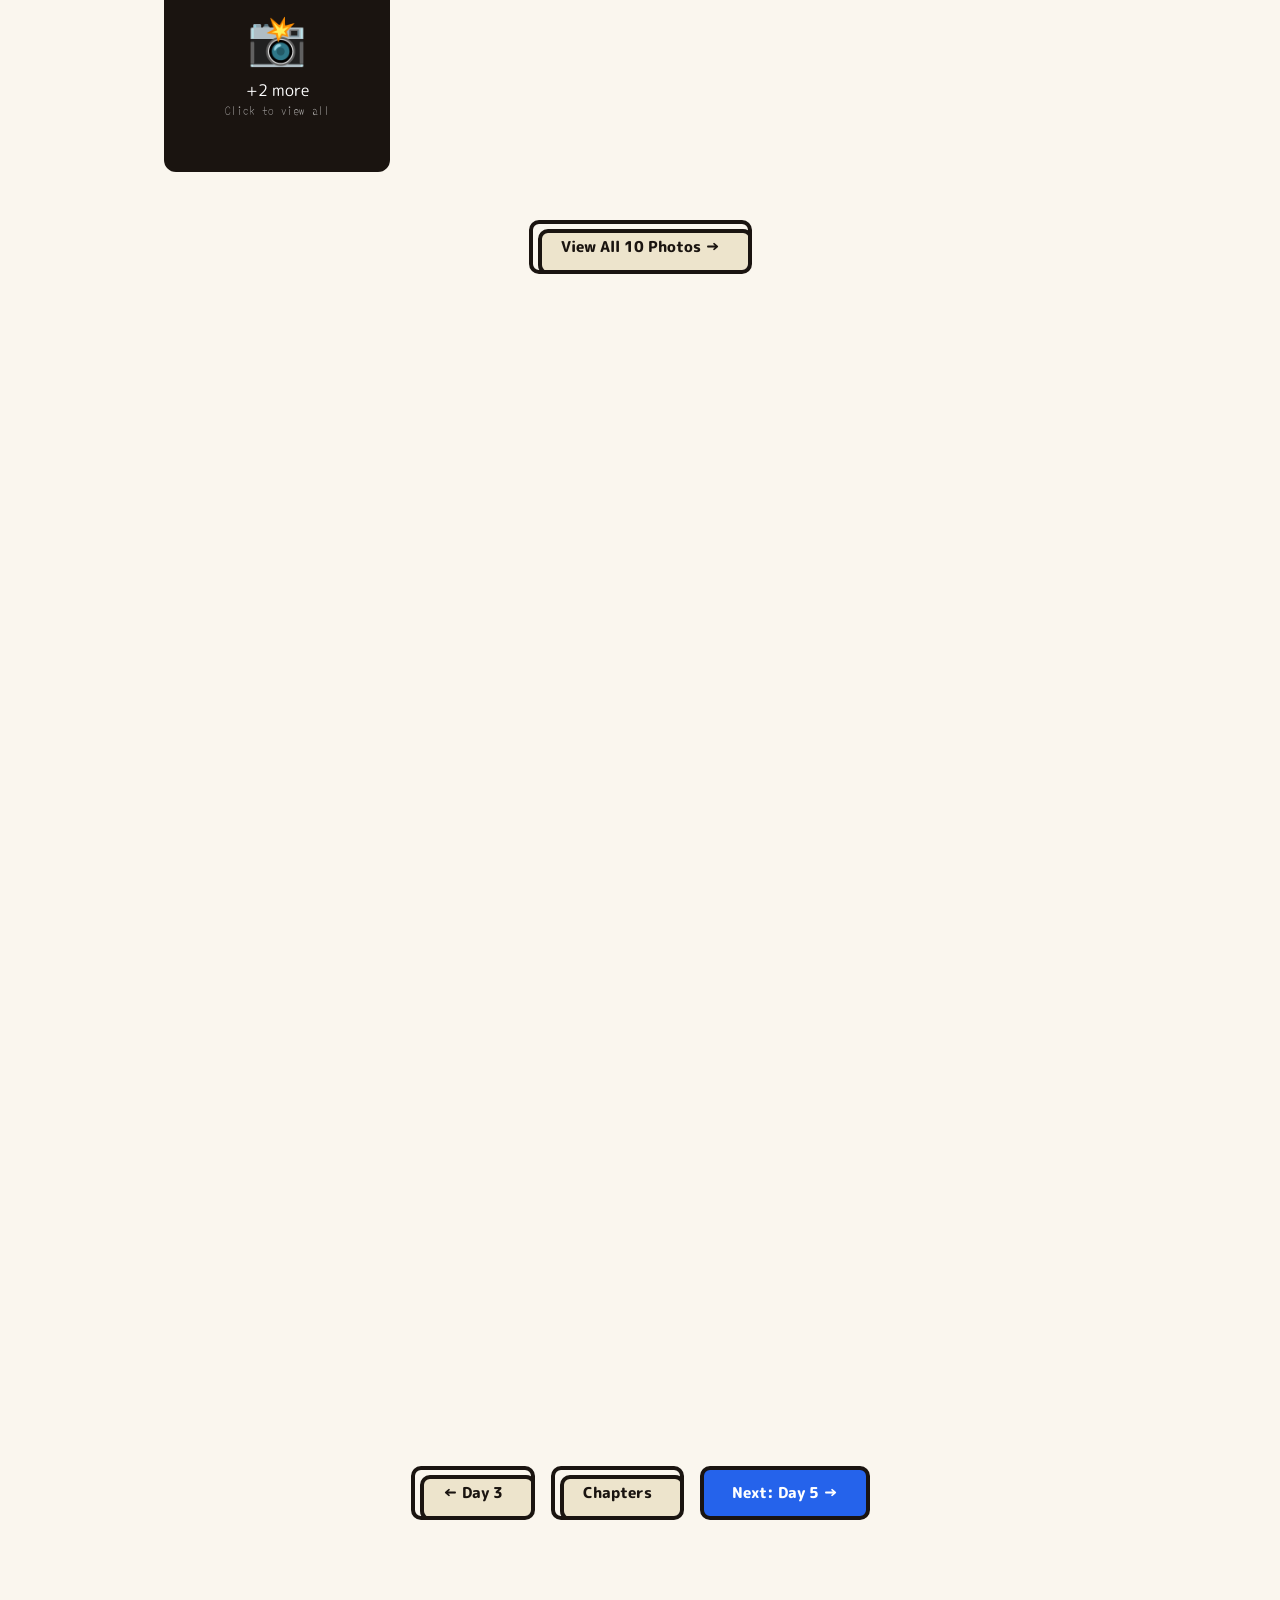
<file: journey/day4.html>
<!DOCTYPE html>
<html lang="en">
<head>
<meta charset="UTF-8"><meta name="viewport" content="width=device-width, initial-scale=1.0">
<title>Day 4 — Gov & BPO · 旅日記</title>
<link rel="stylesheet" href="style.css">
<style>:root{--day-color:#16a34a;--day-dark:#15803d;--day-light:rgba(22,163,74,0.1);}</style>
<link rel="stylesheet" href="day-shared.css">
</head>
<body>
<div id="cursor"></div><div id="cursor-ring"></div>
<div id="scroll-bar"><div id="scroll-fill"></div></div>
<div id="page-transition"></div><div id="pt-text"></div>
<div id="topbar">
  <a class="topbar-logo" href="index.html" onclick="nav(event,'index.html','Home')"><span class="logo-kanji">旅</span><span>JULIANA's Blog</span></a>
  <nav class="topbar-nav">
    <a class="nav-pill" href="index.html" onclick="nav(event,'index.html','Home')">Home</a>
    <a class="nav-pill" href="day1.html" onclick="nav(event,'day1.html','Day 1')">Day 1</a>
    <a class="nav-pill" href="day2.html" onclick="nav(event,'day2.html','Day 2')">Day 2</a>
    <a class="nav-pill" href="day3.html" onclick="nav(event,'day3.html','Day 3')">Day 3</a>
    <a class="nav-pill active">Day 4</a>
    <a class="nav-pill" href="day5.html" onclick="nav(event,'day5.html','Day 5')">Day 5</a>
    <a class="nav-pill" href="day67.html" onclick="nav(event,'day67.html','Day 6-7')">Day 6–7</a>
  </nav>
  <div class="topbar-actions">
    <div class="xp-row"><div class="xp-track"><div class="xp-fill" id="xp-fill"></div></div><span id="xp-num">0 XP</span></div>
    <div class="icon-pill" onclick="toggleDark()">🌙</div>
  </div>
</div>
<div class="page">
  <div class="day-hero" style="background:linear-gradient(135deg,#064e3b 0%,#001a13 100%);">
    <div class="day-hero-deco">
      <div class="hero-circle" style="width:280px;height:280px;top:-70px;right:-50px;border-color:rgba(22,163,74,0.2)"></div>
    </div>
    <div class="day-hero-content">
      <div class="day-stamp"><span class="stamp" style="color:#fff;border-color:rgba(255,255,255,0.6);">DAY 04</span></div>
      <h1 class="day-title">Systems &<br><span style="color:var(--day-color)">Services</span></h1>
      <p class="day-subtitle">MMDA Command Center · Microsourcing Philippines</p>
      <div style="display:flex;gap:0.5rem;flex-wrap:wrap;margin-top:1rem;">
        <span class="atm-tag">31°C · Partly Cloudy</span>
        <span class="atm-tag">5 min read</span>
        <span class="atm-tag">Gov & BPO</span>
      </div>
    </div>
    <div class="day-hero-emoji">🚦</div>
  </div>

  <div class="day-content">
    <section class="content-section reveal">
      <span class="section-kana">訪れた場所</span>
      <h2 class="section-heading">Places <span class="underline-swash">Visited</span></h2>
      <div class="timeline">
        <div class="tl-item">
          <div class="tl-dot" style="background:var(--day-color)"></div>
          <div class="tl-card">
            <div class="tl-time">Morning</div>
            <div class="tl-place">MMDA Command Center</div>
            <div class="tl-desc">The Metropolitan Manila Development Authority's nerve center — monitoring hundreds of CCTV cameras, managing traffic flow, coordinating flood response, and dispatching emergency services across the entire metro 24/7. A real-time digital brain for the city.</div>
            <div class="tl-emoji"></div>
          </div>
        </div>
        <div class="tl-item">
          <div class="tl-dot" style="background:#2563eb"></div>
          <div class="tl-card">
            <div class="tl-time">Afternoon</div>
            <div class="tl-place">Microsourcing Philippines, Inc.</div>
            <div class="tl-desc">One of the largest managed IT and BPO service providers in the country, employing thousands of Filipinos serving international clients in finance, healthcare, legal, and technology sectors.</div>
            <div class="tl-emoji"></div>
          </div>
        </div>
      </div>
    </section>

    <!-- PHOTO GALLERY -->
    <section class="content-section reveal" data-delay="0.1">
      <span class="section-kana">写真ギャラリー</span>
      <h2 class="section-heading">Photo <span class="underline-swash">Gallery</span></h2>
      <div class="photo-grid-masonry" id="gallery-day4">
        <!-- Images will be loaded dynamically -->
      </div>
      <button class="btn btn-ghost" onclick="openFullGallery(4)" style="margin-top:1rem;align-self:center;"> View All 10
        Photos →</button>
    </section>

    <div class="two-col">
      <section class="content-section reveal" data-delay="0.1">
        <span class="section-kana">学んだこと</span>
        <h2 class="section-heading">What We <span class="underline-swash">Learned</span></h2>
        <div class="notebook journal-lines" style="padding:1.5rem 1.5rem 1.5rem 4rem;border:var(--border-thick);border-radius:14px;box-shadow:var(--shadow-md);background:#fff;">
          <div class="learn-item"><span class="learn-icon"></span><p>MMDA monitors 500+ CCTV cameras in real-time — incidents are detected within seconds and response teams dispatched instantly across the metro.</p></div>
          <div class="learn-item"><span class="learn-icon"></span><p>The command center also handles flood monitoring using water level sensors across Metro Manila's critical waterways and pumping stations.</p></div>
          <div class="learn-item"><span class="learn-icon"></span><p>BPO (Business Process Outsourcing) contributes roughly 9% of Philippine GDP, employing 1.3 million+ Filipinos serving clients worldwide.</p></div>
          <div class="learn-item"><span class="learn-icon"></span><p>Microsourcing lets global companies build dedicated offshore teams in the Philippines — combining world-class skill with cost-effectiveness.</p></div>
          <div class="learn-item"><span class="learn-icon"></span><p>A "smart city" isn't just tech — it's the people behind the screens making fast, life-saving decisions with the data in front of them.</p></div>
        </div>
      </section>
      <div style="display:flex;flex-direction:column;gap:1.5rem;">
        <section class="content-section reveal" data-delay="0.2">
          <span class="section-kana">振り返り</span>
          <h2 class="section-heading">Reflection</h2>
          <div class="speech-bubble">
            <p>"The MMDA Command Center showed me what it means to run a city — thousands of data points every second, with <em>real people making life-or-death decisions</em>. And Microsourcing showed that career opportunities in the Philippines extend far beyond what most students realize. Two very different organizations, both deeply essential."</p>
          </div>
        </section>
        <section class="content-section reveal" data-delay="0.25">
          <span class="section-kana">おもしろい事実</span>
          <h2 class="section-heading">Fun Facts</h2>
          <div style="display:flex;flex-direction:column;gap:0.75rem;">
            <div class="sticky" style="transform:rotate(-1.5deg)">500+ CCTV cameras monitored 24/7</div>
            <div class="sticky" style="transform:rotate(2deg);background:#e8f5e9;border-color:#a5d6a7">BPO = 9% of Philippine GDP</div>
            <div class="sticky" style="transform:rotate(-1deg);background:#e3f2fd;border-color:#90caf9">1.3 million Filipinos work in BPO</div>
          </div>
        </section>

      </div>
    </div>

    <!-- MMDA LIVE DASHBOARD CONCEPT -->
    <section class="content-section reveal">
      <span class="section-kana">スマートシティ</span>
      <h2 class="section-heading">Smart City <span class="underline-swash">Dashboard</span></h2>
      <div style="background:#0a1628;border:var(--border-thick);border-radius:14px;padding:1.5rem;box-shadow:var(--shadow-md);display:grid;grid-template-columns:repeat(auto-fit,minmax(150px,1fr));gap:1rem;">
        <div class="dash-card" style="background:rgba(255,255,255,0.04);border:1px solid rgba(79,159,255,0.3);border-radius:10px;padding:1rem;text-align:center;">
          <div style="font-size:1.5rem;margin-bottom:0.5rem"></div>
          <div style="font-family:var(--font-display);font-weight:900;font-size:1.5rem;color:#4f9fff;" id="cctv-count">0</div>
          <div style="font-family:var(--font-sketch);font-size:0.7rem;color:rgba(255,255,255,0.4)">Active CCTV Feeds</div>
        </div>
        <div style="background:rgba(255,255,255,0.04);border:1px solid rgba(16,185,129,0.3);border-radius:10px;padding:1rem;text-align:center;">
          <div style="font-size:1.5rem;margin-bottom:0.5rem"></div>
          <div style="font-family:var(--font-display);font-weight:900;font-size:1.5rem;color:#34d399;" id="lights-count">0</div>
          <div style="font-family:var(--font-sketch);font-size:0.7rem;color:rgba(255,255,255,0.4)">Traffic Lights Managed</div>
        </div>
        <div style="background:rgba(255,255,255,0.04);border:1px solid rgba(251,191,36,0.3);border-radius:10px;padding:1rem;text-align:center;">
          <div style="font-size:1.5rem;margin-bottom:0.5rem"></div>
          <div style="font-family:var(--font-display);font-weight:900;font-size:1.5rem;color:#fbbf24;" id="sensors-count">0</div>
          <div style="font-family:var(--font-sketch);font-size:0.7rem;color:rgba(255,255,255,0.4)">Flood Sensors Online</div>
        </div>
        <div style="background:rgba(255,255,255,0.04);border:1px solid rgba(239,68,68,0.3);border-radius:10px;padding:1rem;text-align:center;">
          <div style="font-size:1.5rem;margin-bottom:0.5rem"></div>
          <div style="font-family:var(--font-display);font-weight:900;font-size:1.5rem;color:#f87171;">24/7</div>
          <div style="font-family:var(--font-sketch);font-size:0.7rem;color:rgba(255,255,255,0.4)">Emergency Response</div>
        </div>
      </div>
      <p style="font-family:var(--font-sketch);font-size:0.8rem;color:var(--muted);margin-top:0.5rem;text-align:center;">✦ Inspired by the MMDA Command Center dashboard ✦</p>
    </section>


    <div class="day-nav-row">
      <button class="btn btn-ghost" onclick="nav(null,'day3.html','← Day 3')">← Day 3</button>
      <button class="btn btn-ghost" onclick="nav(null,'index.html','')">Chapters</button>
      <button class="btn btn-blue" onclick="nav(null,'day5.html','Day 5 ')">Next: Day 5 →</button>
    </div>
  </div>
</div>
<div id="photo-zoom" onclick="this.style.display='none'" style="position:fixed;inset:0;z-index:5000;background:rgba(0,0,0,0.95);display:none;align-items:center;justify-content:center;flex-direction:column;gap:1rem;backdrop-filter:blur(16px);">
  <div id="pz-emoji" style="font-size:8rem;"></div>
  <div id="pz-title" style="font-family:var(--font-display);font-weight:900;font-size:1.5rem;color:#fff;"></div>
  <div id="pz-desc" style="font-family:var(--font-sketch);font-size:1rem;color:rgba(255,255,255,0.6);max-width:400px;text-align:center;"></div>
  <div style="font-family:var(--font-sketch);font-size:0.8rem;color:rgba(255,255,255,0.3);margin-top:1rem;">Click anywhere to close</div>
</div>
<div id="ach-strip"></div>
<script src="shared.js"></script><script src="day-shared.js"></script>
<script>
initDayPage('day4');
function countUp(id,end,dur=1400){const el=document.getElementById(id);if(!el)return;let s=0,t=null;const step=ts=>{if(!t)t=ts;const p=Math.min((ts-t)/dur,1);el.textContent=Math.round(p*end);if(p<1)requestAnimationFrame(step);};requestAnimationFrame(step);}
const obs=new IntersectionObserver(entries=>{if(entries[0].isIntersecting){countUp('cctv-count',532);countUp('lights-count',1847,1600);countUp('sensors-count',94,1200);obs.disconnect();}},{threshold:0.4});
const dashEl=document.querySelector('.dash-card');if(dashEl)obs.observe(dashEl.parentElement);
</script>
</body></html>
</file>
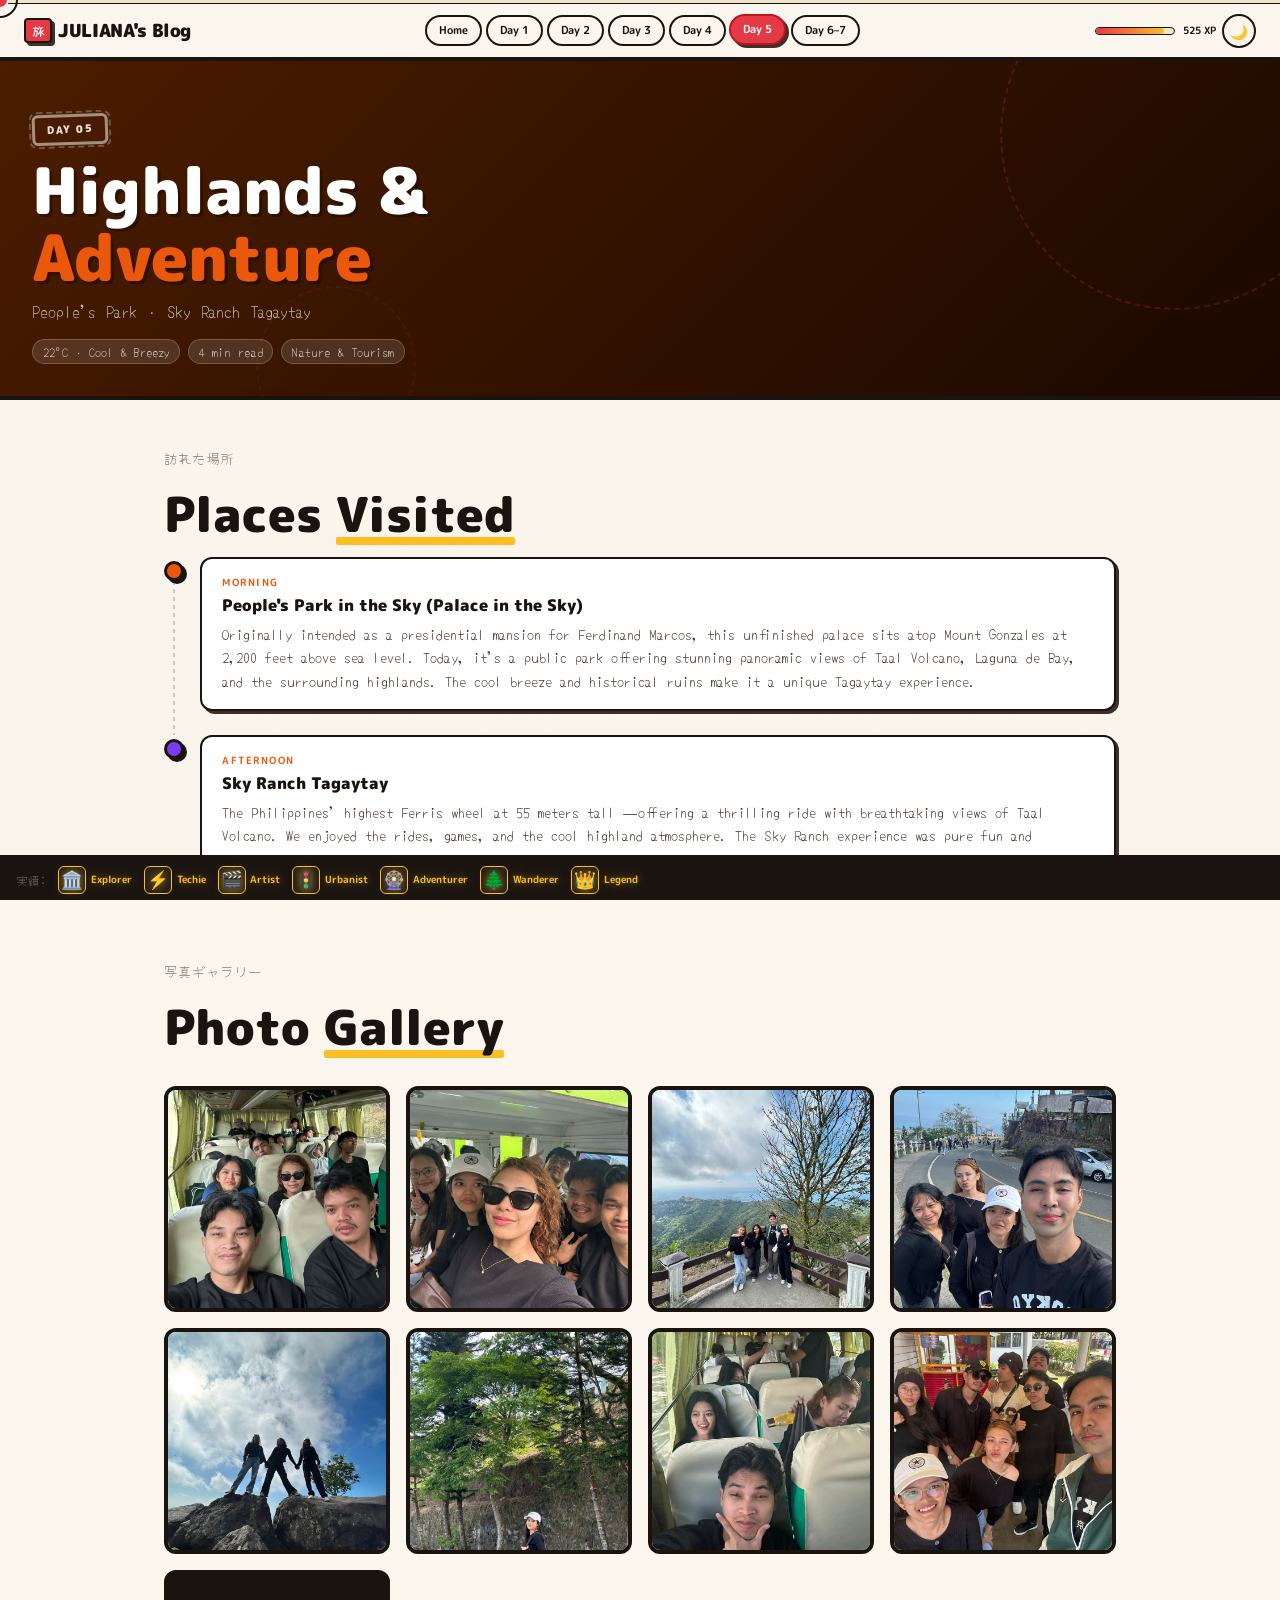
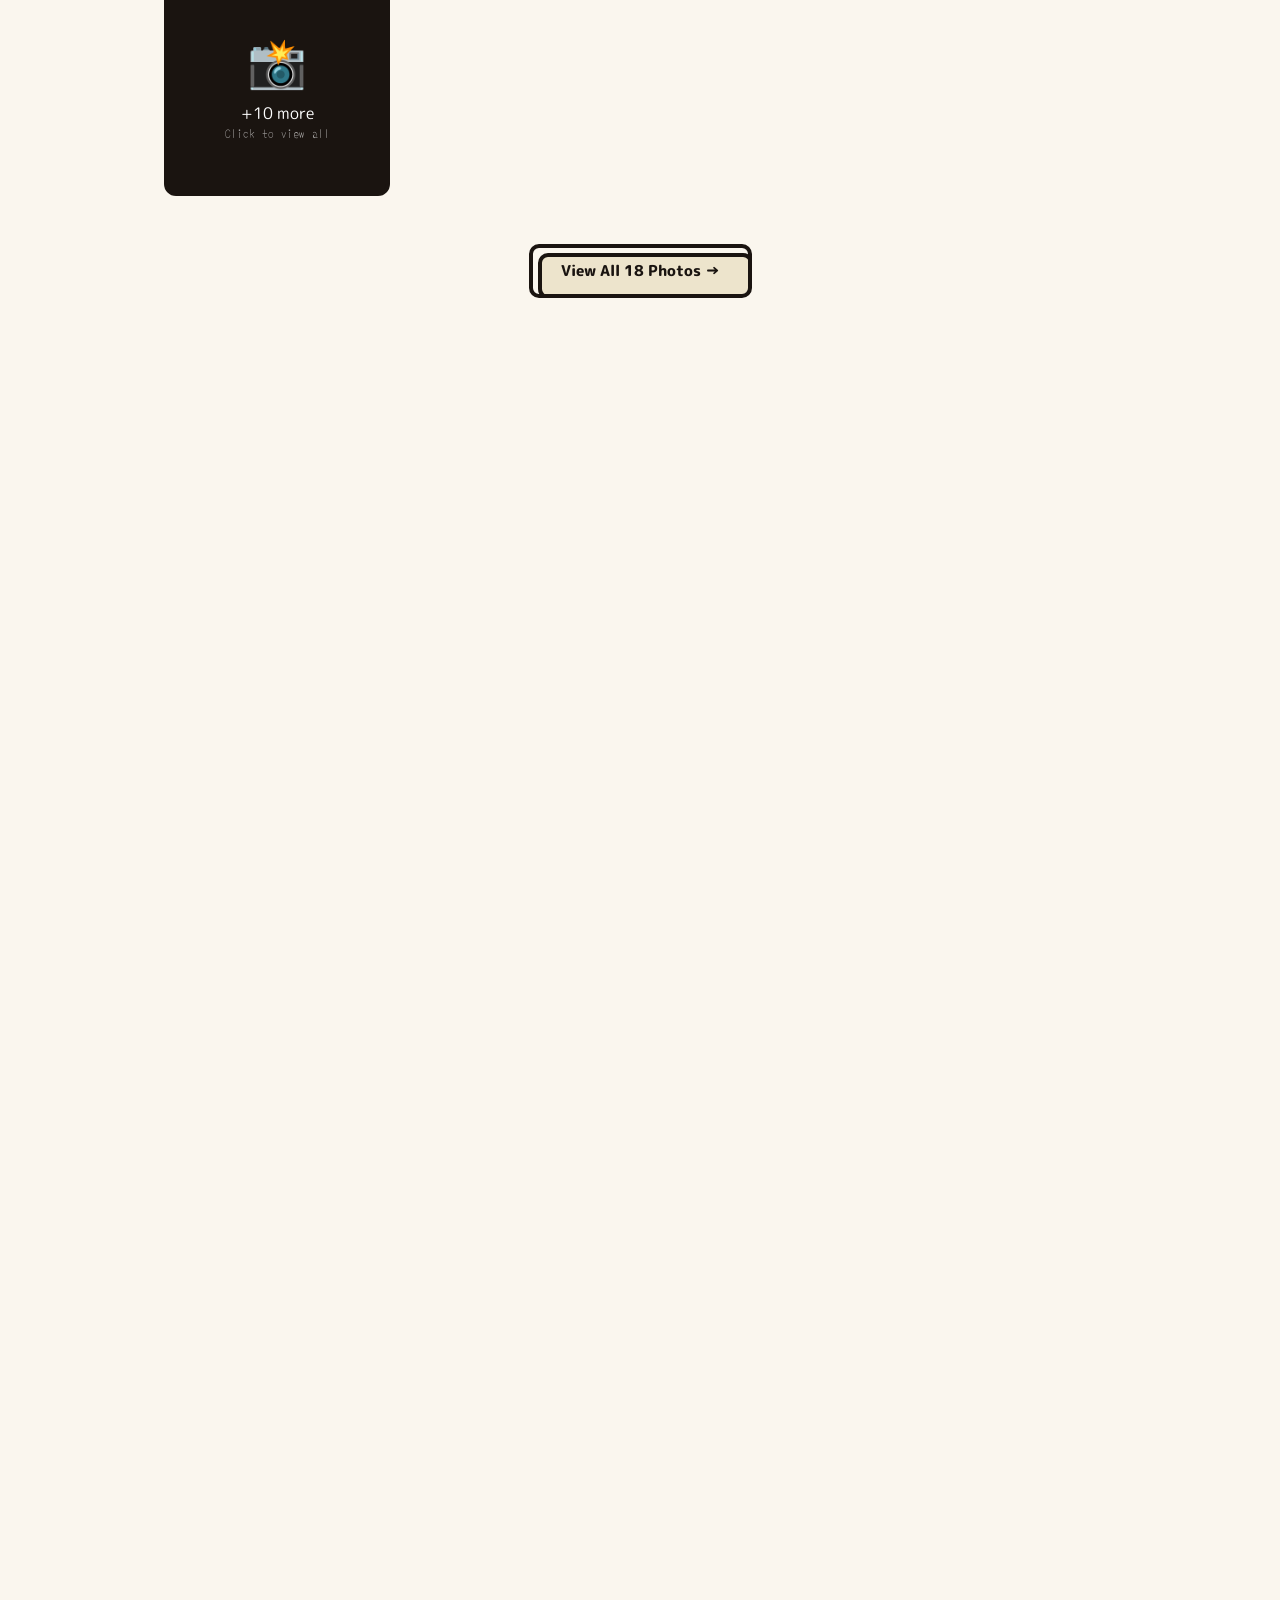
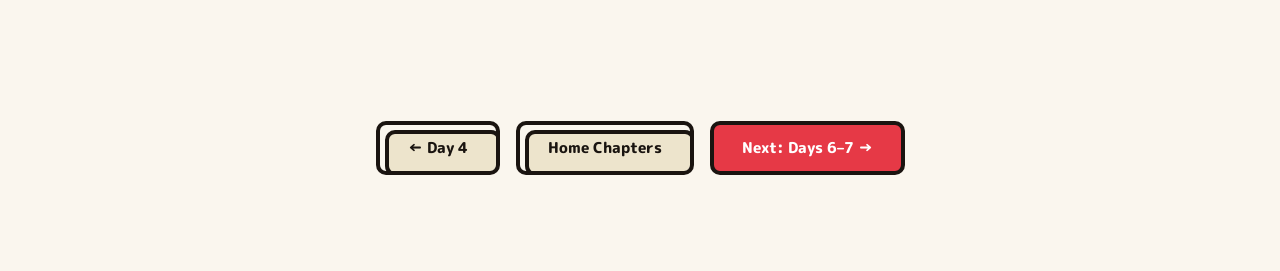
<file: journey/day5.html>
<!DOCTYPE html>
<html lang="en">

<head>
  <meta charset="UTF-8">
  <meta name="viewport" content="width=device-width, initial-scale=1.0">
  <title>Day 5 — Tagaytay · 旅日記</title>
  <link rel="stylesheet" href="style.css">
  <style>
    :root {
      --day-color: #ea580c;
      --day-dark: #c2410c;
      --day-light: rgba(234, 88, 12, 0.1);
    }
  </style>
  <link rel="stylesheet" href="day-shared.css">
  <style>
    .ferris-wheel {
      width: 120px;
      height: 120px;
      border: 4px solid var(--day-color);
      border-radius: 50%;
      position: relative;
      margin: 0 auto 1rem;
      animation: spin 8s linear infinite;
      box-shadow: 0 0 20px rgba(234, 88, 12, 0.3);
    }

    .ferris-spoke {
      position: absolute;
      top: 50%;
      left: 50%;
      width: 50%;
      height: 2px;
      background: var(--day-color);
      transform-origin: left center;
      opacity: 0.6;
    }

    .ferris-car {
      position: absolute;
      width: 14px;
      height: 14px;
      background: #fff;
      border: 2px solid var(--day-color);
      border-radius: 3px;
      transform: translate(-50%, -50%);
    }
  </style>
</head>

<body>
  <div id="cursor"></div>
  <div id="cursor-ring"></div>
  <div id="scroll-bar">
    <div id="scroll-fill"></div>
  </div>
  <div id="page-transition"></div>
  <div id="pt-text"></div>
  <div id="topbar">
    <a class="topbar-logo" href="index.html" onclick="nav(event,'index.html','Home')"><span
        class="logo-kanji">旅</span><span>JULIANA's Blog</span></a>
    <nav class="topbar-nav">
      <a class="nav-pill" href="index.html" onclick="nav(event,'index.html','Home')">Home</a>
      <a class="nav-pill" href="day1.html" onclick="nav(event,'day1.html','Day 1')">Day 1</a>
      <a class="nav-pill" href="day2.html" onclick="nav(event,'day2.html','Day 2')">Day 2</a>
      <a class="nav-pill" href="day3.html" onclick="nav(event,'day3.html','Day 3')">Day 3</a>
      <a class="nav-pill" href="day4.html" onclick="nav(event,'day4.html','Day 4')">Day 4</a>
      <a class="nav-pill active">Day 5</a>
      <a class="nav-pill" href="day67.html" onclick="nav(event,'day67.html','Day 6-7')">Day 6–7</a>
    </nav>
    <div class="topbar-actions">
      <div class="xp-row">
        <div class="xp-track">
          <div class="xp-fill" id="xp-fill"></div>
        </div><span id="xp-num">0 XP</span>
      </div>
      <div class="icon-pill" onclick="toggleDark()">🌙</div>
    </div>
  </div>
  <div class="page">
    <div class="day-hero" style="background:linear-gradient(135deg,#4c1d00 0%,#1a0800 100%);">
      <div class="day-hero-deco">
        <div class="hero-circle"
          style="width:350px;height:350px;top:-100px;right:-70px;border-color:rgba(234,88,12,0.18)"></div>
        <div class="hero-circle"
          style="width:160px;height:160px;bottom:-50px;left:20%;border-color:rgba(234,88,12,0.08)"></div>
      </div>
      <div class="day-hero-content">
        <div class="day-stamp"><span class="stamp" style="color:#fff;border-color:rgba(255,255,255,0.6);">DAY 05</span>
        </div>
        <h1 class="day-title">Highlands &<br><span style="color:var(--day-color)">Adventure</span></h1>
        <p class="day-subtitle">People's Park · Sky Ranch Tagaytay</p>
        <div style="display:flex;gap:0.5rem;flex-wrap:wrap;margin-top:1rem;">
          <span class="atm-tag">22°C · Cool & Breezy</span>
          <span class="atm-tag">4 min read</span>
          <span class="atm-tag">Nature & Tourism</span>
        </div>
      </div>
      <div class="day-hero-emoji"></div>
    </div>

    <div class="day-content">
      <section class="content-section reveal">
        <span class="section-kana">訪れた場所</span>
        <h2 class="section-heading">Places <span class="underline-swash">Visited</span></h2>
        <div class="timeline">
          <div class="tl-item">
            <div class="tl-dot" style="background:var(--day-color)"></div>
            <div class="tl-card">
              <div class="tl-time">Morning</div>
              <div class="tl-place">People's Park in the Sky (Palace in the Sky)</div>
              <div class="tl-desc">Originally intended as a presidential mansion for Ferdinand Marcos, this unfinished
                palace sits atop Mount Gonzales at 2,200 feet above sea level. Today, it's a public park offering
                stunning panoramic views of Taal Volcano, Laguna de Bay, and the surrounding highlands. The cool breeze
                and historical ruins make it a unique Tagaytay experience.</div>
              <div class="tl-emoji"></div>
            </div>
          </div>
          <div class="tl-item">
            <div class="tl-dot" style="background:#7c3aed"></div>
            <div class="tl-card">
              <div class="tl-time">Afternoon</div>
              <div class="tl-place">Sky Ranch Tagaytay</div>
              <div class="tl-desc">The Philippines' highest Ferris wheel at 55 meters tall — offering a thrilling ride
                with breathtaking views of Taal Volcano. We enjoyed the rides, games, and the cool highland atmosphere.
                The Sky Ranch experience was pure fun and adventure.</div>
              <div class="tl-emoji"></div>
            </div>
          </div>

        </div>
      </section>

      <!-- PHOTO GALLERY -->
      <section class="content-section reveal" data-delay="0.1">
        <span class="section-kana">写真ギャラリー</span>
        <h2 class="section-heading">Photo <span class="underline-swash">Gallery</span></h2>
        <div class="photo-grid-masonry" id="gallery-day5">
          <!-- Images will be loaded dynamically -->
        </div>
        <button class="btn btn-ghost" onclick="openFullGallery(5)" style="margin-top:1rem;align-self:center;">View All
          18 Photos →</button>
      </section>

      <div class="two-col">
        <section class="content-section reveal" data-delay="0.1">
          <span class="section-kana">学んだこと</span>
          <h2 class="section-heading">What We <span class="underline-swash">Learned</span></h2>
          <div class="notebook journal-lines"
            style="padding:1.5rem 1.5rem 1.5rem 4rem;border:var(--border-thick);border-radius:14px;box-shadow:var(--shadow-md);background:#fff;">
            <div class="learn-item"><span class="learn-icon"></span>
              <p>People's Park in the Sky was originally built as a presidential mansion but was left unfinished after
                the 1986 People Power Revolution — it now stands as a historical landmark.</p>
            </div>
            <div class="learn-item"><span class="learn-icon"></span>
              <p>The park sits at 2,200 feet above sea level, offering one of the best viewpoints of Taal Volcano and
                the surrounding province of Batangas.</p>
            </div>
            <div class="learn-item"><span class="learn-icon"></span>
              <p>Sky Ranch's Ferris wheel at 55 meters is the highest in the Philippines — tall enough to see Taal
                Volcano across the lake on a clear day.</p>
            </div>
            <div class="learn-item"><span class="learn-icon"></span>
              <p>Tagaytay sits 600+ meters above sea level, giving it a natural cool climate of ~22°C — a refreshing
                escape just 60km south of Manila.</p>
            </div>
          </div>
        </section>
        <div style="display:flex;flex-direction:column;gap:1.5rem;">
          <section class="content-section reveal" data-delay="0.2">
            <span class="section-kana">振り返り</span>
            <h2 class="section-heading">Reflection</h2>
            <div class="speech-bubble">
              <p>"From the historical ruins of People's Park to the thrill of the Sky Ranch Ferris wheel — Tagaytay gave
                us a perfect mix of history, nature, and adventure. Standing at the unfinished palace overlooking the
                valley made us reflect on our country's past, while riding the highest Ferris wheel reminded us to look
                forward with hope and excitement. This day was exactly what we needed after days of city exploration."
              </p>
            </div>
          </section>
          <section class="content-section reveal" data-delay="0.25">
            <span class="section-kana">おもしろい事実</span>
            <h2 class="section-heading">Fun Facts</h2>
            <div style="display:flex;flex-direction:column;gap:0.75rem;">
              <div class="sticky" style="transform:rotate(-1.5deg)">People's Park sits at 2,200 feet above sea level!
              </div>
              <div class="sticky" style="transform:rotate(2deg);background:#fff3e0;border-color:#ffcc02">55-meter Ferris
                wheel — highest in the Philippines!</div>
              <div class="sticky" style="transform:rotate(-1deg);background:#e8f5e9;border-color:#a5d6a7">22°C average
                temp in Tagaytay — no aircon needed!</div>
            </div>
          </section>

          <!-- Animated Ferris Wheel -->
          <section class="content-section reveal" data-delay="0.3">
            <span class="section-kana">アトラクション</span>
            <h2 class="section-heading">Sky Ranch <span class="underline-swash">Wheel</span></h2>
            <div
              style="background:#fff;border:var(--border-thick);border-radius:14px;padding:1.5rem;box-shadow:var(--shadow-md);text-align:center;">
              <div class="ferris-wheel" id="ferris">
                <!-- Spokes and cars added by JS -->
              </div>
              <p style="font-family:var(--font-sketch);font-size:0.85rem;color:var(--muted);">55 meters tall · Highest
                in the Philippines</p>
              <button
                onclick="document.getElementById('ferris').style.animationDuration=(parseFloat(getComputedStyle(document.getElementById('ferris')).animationDuration)===8?'2s':'8s')"
                style="margin-top:0.75rem;font-family:var(--font-display);font-weight:700;font-size:0.75rem;padding:0.4rem 1rem;border:var(--border);border-radius:6px;cursor:none;background:transparent;color:var(--ink);transition:all 0.2s;"
                class="btn btn-ghost">Speed Up / Slow Down</button>
            </div>
          </section>
        </div>
      </div>

      <section class="content-section reveal">
        <span class="section-kana">発見したスキル</span>
        <h2 class="section-heading">Skills <span class="underline-swash">Discovered</span></h2>
        <div class="skill-cloud">
          <span class="skill-tag" style="--sc:#ea580c">Philippine History (People's Park)</span>
          <span class="skill-tag" style="--sc:#7c3aed">Highland Ecology</span>
          <span class="skill-tag" style="--sc:#16a34a">Climate & Geography</span>
          <span class="skill-tag" style="--sc:#2563eb">Adventure Tourism</span>
          <span class="skill-tag" style="--sc:#f59e0b">Heritage Conservation</span>
        </div>
      </section>

      <div class="day-nav-row">
        <button class="btn btn-ghost" onclick="nav(null,'day4.html','← Day 4')">← Day 4</button>
        <button class="btn btn-ghost" onclick="nav(null,'index.html','Home')">Home Chapters</button>
        <button class="btn btn-red" onclick="nav(null,'day67.html','Day 6-7')">Next: Days 6–7 →</button>
      </div>
    </div>
  </div>

  <div id="photo-zoom" onclick="this.style.display='none'"
    style="position:fixed;inset:0;z-index:5000;background:rgba(0,0,0,0.95);display:none;align-items:center;justify-content:center;flex-direction:column;gap:1rem;backdrop-filter:blur(16px);">
    <div id="pz-emoji" style="font-size:8rem;"></div>
    <div id="pz-title" style="font-family:var(--font-display);font-weight:900;font-size:1.5rem;color:#fff;"></div>
    <div id="pz-desc"
      style="font-family:var(--font-sketch);font-size:1rem;color:rgba(255,255,255,0.6);max-width:400px;text-align:center;">
    </div>
    <div style="font-family:var(--font-sketch);font-size:0.8rem;color:rgba(255,255,255,0.3);margin-top:1rem;">Click
      anywhere to close</div>
  </div>
  <div id="ach-strip"></div>
  <script src="shared.js"></script>
  <script src="day-shared.js"></script>
  <script>
    initDayPage('day5');
    // Build Ferris wheel
    const ferris = document.getElementById('ferris');
    const numSpokes = 8;
    for (let i = 0; i < numSpokes; i++) {
      const spoke = document.createElement('div');
      spoke.className = 'ferris-spoke';
      spoke.style.transform = `rotate(${i * (360 / numSpokes)}deg)`;
      ferris.appendChild(spoke);
      const car = document.createElement('div');
      car.className = 'ferris-car';
      const angle = (i / numSpokes) * Math.PI * 2;
      car.style.left = (50 + 45 * Math.cos(angle)) + '%';
      car.style.top = (50 + 45 * Math.sin(angle)) + '%';
      car.textContent = ['🎡', '🏞️', '☁️', '🌤️', '⭐', '🏔️', '🌸', '🎠'][i] || '';
      car.style.fontSize = '0.6rem';
      car.style.display = 'flex';
      car.style.alignItems = 'center';
      car.style.justifyContent = 'center';
      ferris.appendChild(car);
    }
  </script>
</body>

</html>
</file>
<file: style.css>
/* ============================================================
   TABI NIKKI — 旅日記 — Travel Diary
   Japanese / Nintendo / Sketch Theme
   ============================================================ */

@import url('https://fonts.googleapis.com/css2?family=M+PLUS+Rounded+1c:wght@400;700;800;900&family=Zen+Maru+Gothic:wght@400;500;700&family=Yomogi&family=Nunito:wght@400;600;700;800&display=swap');

/* ===== CSS VARIABLES ===== */
:root {
  --cream:    #faf6ee;
  --paper:    #f5efe0;
  --paper2:   #ede4cc;
  --ink:      #1a1410;
  --ink2:     #3d3028;
  --muted:    #8a7a6a;
  --red:      #e63946;
  --red2:     #c1121f;
  --blue:     #2563eb;
  --blue2:    #1d4ed8;
  --yellow:   #fbbf24;
  --green:    #16a34a;
  --purple:   #7c3aed;
  --orange:   #ea580c;
  --pink:     #db2777;
  --sky:      #0ea5e9;

  --shadow-sm: 3px 3px 0px var(--ink2);
  --shadow-md: 5px 5px 0px var(--ink2);
  --shadow-lg: 8px 8px 0px var(--ink2);

  --border: 2.5px solid var(--ink);
  --border-thick: 4px solid var(--ink);

  --font-display: 'M PLUS Rounded 1c', sans-serif;
  --font-body:    'Zen Maru Gothic', sans-serif;
  --font-sketch:  'Yomogi', cursive;
  --font-ui:      'Nunito', sans-serif;
}

/* ===== RESET ===== */
*, *::before, *::after { box-sizing: border-box; margin: 0; padding: 0; }
html { scroll-behavior: smooth; }

body {
  font-family: var(--font-body);
  background: var(--cream);
  color: var(--ink);
  min-height: 100vh;
  overflow-x: hidden;
  cursor: none;
}

/* ===== PAPER TEXTURE BACKGROUND ===== */
body::before {
  content: '';
  position: fixed; inset: 0; z-index: 0; pointer-events: none;
  background-image:
    url("data:image/svg+xml,%3Csvg xmlns='http://www.w3.org/2000/svg' width='300' height='300'%3E%3Cfilter id='n'%3E%3CfeTurbulence type='fractalNoise' baseFrequency='0.65' numOctaves='3' stitchTiles='stitch'/%3E%3CfeColorMatrix type='saturate' values='0'/%3E%3C/filter%3E%3Crect width='300' height='300' filter='url(%23n)' opacity='0.04'/%3E%3C/svg%3E");
  opacity: 0.6;
}

body > * { position: relative; z-index: 1; }

/* ===== CUSTOM CURSOR ===== */
#cursor {
  width: 14px; height: 14px;
  background: var(--red);
  border-radius: 50%;
  position: fixed; pointer-events: none; z-index: 9999;
  transform: translate(-50%,-50%);
  transition: transform 0.08s, background 0.2s, width 0.2s, height 0.2s;
  box-shadow: 0 0 0 2px var(--cream);
}
#cursor-ring {
  width: 36px; height: 36px;
  border: 2.5px solid var(--ink);
  border-radius: 50%;
  position: fixed; pointer-events: none; z-index: 9998;
  transform: translate(-50%,-50%);
  transition: all 0.12s ease;
}
body:hover #cursor-ring { opacity: 1; }

/* ===== SCROLL PROGRESS ===== */
#scroll-bar {
  position: fixed; top: 0; left: 0; right: 0; height: 4px;
  background: var(--paper2); z-index: 1000;
  border-bottom: 1px solid var(--ink);
}
#scroll-fill {
  height: 100%;
  background: repeating-linear-gradient(90deg, var(--red) 0px, var(--red) 8px, var(--yellow) 8px, var(--yellow) 16px);
  transform-origin: left; transform: scaleX(0);
  transition: transform 0.1s;
}

/* ===== TOPBAR ===== */
#topbar {
  position: fixed; top: 4px; left: 0; right: 0; z-index: 900;
  background: var(--cream);
  border-bottom: var(--border-thick);
  display: flex; align-items: center; justify-content: space-between;
  padding: 0.6rem 1.5rem;
}
.topbar-logo {
  font-family: var(--font-display);
  font-weight: 900;
  font-size: 1.1rem;
  color: var(--ink);
  display: flex; align-items: center; gap: 0.4rem;
  text-decoration: none;
  letter-spacing: -0.02em;
}
.logo-kanji {
  background: var(--red);
  color: #fff;
  font-size: 0.75rem;
  padding: 2px 6px;
  border-radius: 4px;
  border: 2px solid var(--ink);
  font-family: var(--font-sketch);
  box-shadow: var(--shadow-sm);
}
.topbar-nav {
  display: flex; align-items: center; gap: 0.25rem;
}
.nav-pill {
  font-family: var(--font-display);
  font-weight: 700;
  font-size: 0.7rem;
  padding: 0.3rem 0.75rem;
  border: var(--border);
  border-radius: 99px;
  background: transparent;
  color: var(--ink);
  cursor: none;
  text-decoration: none;
  transition: all 0.15s;
  white-space: nowrap;
  display: inline-flex; align-items: center; gap: 0.3rem;
}
.nav-pill:hover, .nav-pill.active {
  background: var(--ink);
  color: var(--cream);
  box-shadow: var(--shadow-sm);
  transform: translate(-1px,-1px);
}
.nav-pill.active { background: var(--red); border-color: var(--red2); color: #fff; }
.topbar-actions { display: flex; gap: 0.4rem; }
.icon-pill {
  width: 34px; height: 34px;
  border: var(--border);
  border-radius: 50%;
  background: transparent;
  display: flex; align-items: center; justify-content: center;
  cursor: none; font-size: 0.9rem;
  transition: all 0.15s;
}
.icon-pill:hover { background: var(--ink); transform: translate(-1px,-1px); box-shadow: var(--shadow-sm); filter: invert(1); }

/* ===== PAGE WRAPPER ===== */
.page {
  min-height: 100vh;
  padding-top: 60px;
}

/* ===== SKETCH BORDER UTILITY ===== */
.sketch-box {
  border: var(--border);
  border-radius: 12px;
  background: var(--cream);
  box-shadow: var(--shadow-md);
  position: relative;
}
.sketch-box::before {
  content: '';
  position: absolute; inset: 3px;
  border: 1px dashed rgba(0,0,0,0.12);
  border-radius: 10px;
  pointer-events: none;
}

/* ===== STAMP BADGE ===== */
.stamp {
  display: inline-flex; flex-direction: column; align-items: center;
  border: 3px solid currentColor;
  border-radius: 6px;
  padding: 0.3rem 0.75rem;
  font-family: var(--font-display);
  font-weight: 900;
  font-size: 0.65rem;
  letter-spacing: 0.15em;
  text-transform: uppercase;
  transform: rotate(-2deg);
  opacity: 0.85;
  position: relative;
}
.stamp::after {
  content: '';
  position: absolute; inset: -6px;
  border: 2px dashed currentColor;
  border-radius: 8px;
  opacity: 0.3;
}

/* ===== BUTTONS ===== */
.btn {
  display: inline-flex; align-items: center; gap: 0.5rem;
  font-family: var(--font-display);
  font-weight: 800;
  font-size: 0.95rem;
  padding: 0.75rem 1.75rem;
  border: var(--border-thick);
  border-radius: 10px;
  cursor: none;
  transition: all 0.12s;
  position: relative;
  text-decoration: none;
}
.btn::after {
  content: '';
  position: absolute; bottom: -5px; right: -5px;
  width: 100%; height: 100%;
  border: var(--border-thick);
  border-radius: 10px;
  z-index: -1;
  transition: all 0.12s;
}
.btn:hover { transform: translate(-2px,-2px); }
.btn:hover::after { bottom: -7px; right: -7px; }
.btn:active { transform: translate(2px,2px); }
.btn:active::after { bottom: -2px; right: -2px; }

.btn-red    { background: var(--red);    color: #fff; }
.btn-red::after    { background: var(--red2);   }
.btn-blue   { background: var(--blue);   color: #fff; }
.btn-blue::after   { background: var(--blue2);  }
.btn-yellow { background: var(--yellow); color: var(--ink); }
.btn-yellow::after { background: #d97706; }
.btn-ghost  { background: transparent;  color: var(--ink); }
.btn-ghost::after  { background: var(--paper2); }

/* ===== SECTION HEADING ===== */
.section-kana {
  font-family: var(--font-sketch);
  font-size: 0.85rem;
  color: var(--muted);
  display: block;
  margin-bottom: 0.25rem;
}
.section-heading {
  font-family: var(--font-display);
  font-weight: 900;
  font-size: clamp(1.8rem, 4vw, 3rem);
  color: var(--ink);
  line-height: 1.1;
  position: relative;
}
.section-heading .underline-swash {
  position: relative; display: inline-block;
}
.section-heading .underline-swash::after {
  content: '';
  position: absolute; left: 0; right: 0; bottom: -4px;
  height: 8px;
  background: var(--yellow);
  z-index: -1;
  border-radius: 2px;
}

/* ===== TAGS ===== */
.tag {
  display: inline-flex; align-items: center; gap: 0.3rem;
  font-family: var(--font-display);
  font-size: 0.7rem; font-weight: 700;
  padding: 0.2rem 0.6rem;
  border: 2px solid currentColor;
  border-radius: 99px;
  transition: all 0.15s;
}
.tag:hover { transform: scale(1.05); }

/* ===== CARD ===== */
.card {
  background: #fff;
  border: var(--border);
  border-radius: 14px;
  box-shadow: var(--shadow-md);
  overflow: hidden;
  transition: transform 0.2s, box-shadow 0.2s;
}
.card:hover { transform: translate(-3px,-3px); box-shadow: var(--shadow-lg); }

/* ===== JOURNAL LINES ===== */
.journal-lines {
  background-image:
    linear-gradient(var(--paper2) 1px, transparent 1px);
  background-size: 100% 2rem;
  background-color: #fff;
}

/* ===== RED THREAD (notebook margin) ===== */
.notebook {
  padding-left: 3.5rem;
  position: relative;
}
.notebook::before {
  content: '';
  position: absolute; top: 0; left: 2.5rem; bottom: 0;
  width: 2px;
  background: rgba(230,57,70,0.4);
}
.notebook::after {
  content: '';
  position: absolute; top: 0; left: 2rem; bottom: 0;
  width: 1px;
  background: rgba(230,57,70,0.2);
}

/* ===== WASHI TAPE ===== */
.washi {
  display: inline-block;
  padding: 0.15rem 1.5rem;
  font-family: var(--font-sketch);
  font-size: 0.8rem;
  transform: rotate(-1.5deg);
  border-top: 1px solid rgba(0,0,0,0.1);
  border-bottom: 1px solid rgba(0,0,0,0.1);
}
.washi-red    { background: rgba(230,57,70,0.25);   color: var(--red2); }
.washi-blue   { background: rgba(37,99,235,0.2);    color: var(--blue); }
.washi-yellow { background: rgba(251,191,36,0.35);  color: #92400e; }
.washi-green  { background: rgba(22,163,74,0.2);    color: var(--green); }
.washi-purple { background: rgba(124,58,237,0.2);   color: var(--purple); }

/* ===== STICKY NOTE ===== */
.sticky {
  background: #fff9c4;
  border: 2px solid #f0d000;
  border-radius: 2px;
  padding: 1rem;
  box-shadow: 4px 4px 0 rgba(0,0,0,0.12);
  font-family: var(--font-sketch);
  font-size: 0.9rem;
  line-height: 1.6;
  color: var(--ink2);
  position: relative;
}
.sticky::before {
  content: '';
  position: absolute; top: -8px; left: 50%;
  transform: translateX(-50%);
  width: 28px; height: 10px;
  background: rgba(255,215,0,0.7);
  border-radius: 2px;
  box-shadow: 0 2px 4px rgba(0,0,0,0.15);
}

/* ===== PIXEL / RETRO BORDER ===== */
.pixel-border {
  box-shadow:
    0 -3px 0 0 var(--ink),
    0  3px 0 0 var(--ink),
   -3px 0 0 0 var(--ink),
    3px 0 0 0 var(--ink);
}

/* ===== TORII DECORATIVE DIVIDER ===== */
.torii-divider {
  display: flex; align-items: center; gap: 1rem;
  margin: 2rem 0;
}
.torii-divider::before, .torii-divider::after {
  content: '';
  flex: 1; height: 2px;
  background: repeating-linear-gradient(90deg, var(--ink) 0, var(--ink) 4px, transparent 4px, transparent 8px);
}
.torii-divider span {
  font-family: var(--font-sketch);
  font-size: 1.2rem;
  color: var(--red);
  white-space: nowrap;
}

/* ===== BADGE / LEVEL ===== */
.level-badge {
  display: inline-flex; align-items: center; gap: 0.4rem;
  background: var(--ink);
  color: var(--cream);
  font-family: var(--font-display);
  font-weight: 900;
  font-size: 0.7rem;
  padding: 0.3rem 0.75rem;
  border-radius: 4px;
  letter-spacing: 0.1em;
}

/* ===== PROGRESS BAR ===== */
.progress-wrap { background: var(--paper2); border: var(--border); border-radius: 99px; overflow: hidden; height: 14px; }
.progress-fill {
  height: 100%;
  background: repeating-linear-gradient(90deg, var(--red) 0, var(--red) 12px, var(--red2) 12px, var(--red2) 24px);
  border-radius: 99px;
  transition: width 1.2s cubic-bezier(.4,0,.2,1);
}

/* ===== ANIMATIONS ===== */
@keyframes fade-up   { from{opacity:0;transform:translateY(20px)} to{opacity:1;transform:none} }
@keyframes fade-in   { from{opacity:0} to{opacity:1} }
@keyframes pop-in    { 0%{transform:scale(0.7);opacity:0} 70%{transform:scale(1.05)} 100%{transform:scale(1);opacity:1} }
@keyframes slide-r   { from{opacity:0;transform:translateX(-24px)} to{opacity:1;transform:none} }
@keyframes stamp-in  { 0%{transform:scale(2) rotate(-20deg);opacity:0} 60%{transform:scale(0.95) rotate(2deg)} 100%{transform:scale(1) rotate(-2deg);opacity:0.85} }
@keyframes wiggle    { 0%,100%{transform:rotate(-2deg)} 50%{transform:rotate(2deg)} }
@keyframes float     { 0%,100%{transform:translateY(0)} 50%{transform:translateY(-8px)} }
@keyframes blink     { 50%{opacity:0} }
@keyframes spin      { to{transform:rotate(360deg)} }
@keyframes bounce-x  { 0%,100%{transform:translateX(0)} 50%{transform:translateX(6px)} }
@keyframes draw-line { from{stroke-dashoffset:1000} to{stroke-dashoffset:0} }
@keyframes page-enter {
  from { opacity:0; transform: perspective(1000px) rotateY(-8deg) translateX(-30px); }
  to   { opacity:1; transform: perspective(1000px) rotateY(0) translateX(0); }
}
@keyframes ripple-out { to{ transform:scale(3); opacity:0; } }
@keyframes confetti-drop {
  0%{opacity:1;transform:translate(0,0) rotate(0deg)}
  100%{opacity:0;transform:translate(var(--cx),var(--cy)) rotate(var(--cr))}
}

.anim-fade-up  { animation: fade-up  0.6s ease both; }
.anim-pop      { animation: pop-in   0.5s cubic-bezier(.4,0,.2,1) both; }
.anim-slide    { animation: slide-r  0.5s ease both; }
.anim-float    { animation: float 4s ease-in-out infinite; }
.anim-wiggle   { animation: wiggle 2s ease-in-out infinite; }

/* ===== REVEAL ON SCROLL ===== */
.reveal { opacity:0; transform:translateY(24px); transition:opacity 0.6s ease, transform 0.6s ease; }
.reveal.done { opacity:1; transform:none; }

/* ===== TOAST ===== */
#toast-wrap {
  position:fixed; top:4.5rem; right:1rem;
  display:flex; flex-direction:column; gap:0.4rem;
  z-index:950; pointer-events:none;
}
.toast {
  background: var(--ink);
  color: var(--cream);
  font-family: var(--font-display);
  font-weight: 700;
  font-size: 0.8rem;
  padding: 0.6rem 1rem;
  border-radius: 8px;
  border: 2px solid var(--cream);
  box-shadow: var(--shadow-md);
  display: flex; align-items: center; gap: 0.5rem;
  transform: translateX(120%);
  opacity: 0;
  transition: all 0.3s cubic-bezier(.4,0,.2,1);
  pointer-events: auto;
}
.toast.show { transform: none; opacity:1; }
.toast.red  { background: var(--red); }
.toast.blue { background: var(--blue); }
.toast.green{ background: var(--green); }

/* ===== PAGE TRANSITION ===== */
#page-transition {
  position:fixed; inset:0; z-index:9000;
  background: var(--ink);
  transform: scaleX(0); transform-origin: left;
  pointer-events:none;
}
#pt-text {
  position: fixed; top:50%; left:50%;
  transform:translate(-50%,-50%);
  font-family: var(--font-sketch);
  font-size: 2rem; color: var(--cream);
  z-index: 9001; opacity: 0;
  pointer-events: none;
}

/* ===== XP BAR (topbar) ===== */
.xp-row {
  display: flex; align-items: center; gap: 0.5rem;
  font-family: var(--font-display);
  font-size: 0.65rem; font-weight: 700;
}
.xp-track {
  width: 80px; height: 8px;
  background: var(--paper2);
  border: 1.5px solid var(--ink);
  border-radius: 99px; overflow:hidden;
}
.xp-fill {
  height:100%;
  background: linear-gradient(90deg, var(--red), var(--yellow));
  border-radius:99px;
  transition: width 0.8s cubic-bezier(.4,0,.2,1);
}

/* ===== ACHIEVEMENT STRIP ===== */
#ach-strip {
  position:fixed; bottom:0; left:0; right:0; z-index:800;
  background: var(--ink);
  border-top: var(--border-thick);
  padding: 0.4rem 1rem;
  display:flex; align-items:center; gap:0.75rem;
  overflow-x:auto;
}
.ach-badge {
  display:flex; align-items:center; gap:0.3rem;
  font-family:var(--font-display); font-weight:700; font-size:0.65rem;
  color: rgba(255,255,255,0.25);
  white-space:nowrap;
  transition:all 0.4s;
  filter: grayscale(1);
}
.ach-badge.lit {
  color: var(--yellow);
  filter: grayscale(0);
  text-shadow: 0 0 8px rgba(251,191,36,0.6);
  animation: pop-in 0.5s ease;
}
.ach-badge .ach-icon {
  font-size:1.1rem;
  width:28px; height:28px;
  background:rgba(255,255,255,0.05);
  border:1.5px solid currentColor;
  border-radius:6px;
  display:flex; align-items:center; justify-content:center;
}
#ach-strip .ach-label {
  font-family:var(--font-sketch); font-size:0.75rem;
  color:rgba(255,255,255,0.3);
}

/* ===== SAKURA PETALS ===== */
.petal {
  position:fixed; pointer-events:none; z-index:5;
  font-size:1.2rem; opacity:0;
  animation: petal-fall var(--dur,6s) var(--delay,0s) ease-in forwards;
}
@keyframes petal-fall {
  0%  { opacity:1; transform:translate(0,0) rotate(0deg); }
  100%{ opacity:0; transform:translate(var(--px,20px), 100vh) rotate(var(--pr,360deg)); }
}

/* ===== RESPONSIVE ===== */
@media(max-width:768px){
  .topbar-nav { display:none; }
  .section-heading { font-size:1.8rem; }
  #ach-strip { padding:0.3rem 0.75rem; gap:0.4rem; }
}
@media(max-width:480px){
  #topbar { padding:0.5rem 1rem; }
  .topbar-logo span:last-child { display:none; }
}



/* Masonry Gallery Grid */
.photo-grid-masonry {
  display: grid;
  grid-template-columns: repeat(auto-fill, minmax(200px, 1fr));
  gap: 1rem;
  margin: 1rem 0;
}

.gallery-item {
  position: relative;
  overflow: hidden;
  border-radius: 12px;
  border: var(--border-thick);
  background: var(--paper);
  cursor: none;
  transition: all 0.2s ease;
  aspect-ratio: 1 / 1;
}

.gallery-item:hover {
  transform: translate(-3px, -3px);
  box-shadow: var(--shadow-lg);
}

.gallery-item img {
  width: 100%;
  height: 100%;
  object-fit: cover;
  transition: transform 0.3s ease;
}

.gallery-item:hover img {
  transform: scale(1.05);
}

.gallery-item .gallery-overlay {
  position: absolute;
  bottom: 0;
  left: 0;
  right: 0;
  background: linear-gradient(transparent, rgba(0, 0, 0, 0.7));
  color: white;
  padding: 0.5rem;
  font-family: var(--font-sketch);
  font-size: 0.7rem;
  transform: translateY(100%);
  transition: transform 0.2s;
  text-align: center;
}

.gallery-item:hover .gallery-overlay {
  transform: translateY(0);
}

/* Lightbox Gallery (for full view) */
.lightbox-gallery {
  position: fixed;
  inset: 0;
  background: rgba(0, 0, 0, 0.95);
  z-index: 10000;
  display: none;
  flex-direction: column;
  overflow-y: auto;
  padding: 2rem;
}

.lightbox-gallery.active {
  display: flex;
}

.lightbox-header {
  display: flex;
  justify-content: space-between;
  align-items: center;
  padding: 1rem;
  color: white;
  position: sticky;
  top: 0;
  background: rgba(0, 0, 0, 0.8);
  z-index: 10001;
}

.lightbox-close {
  background: var(--red);
  border: none;
  color: white;
  font-size: 1.5rem;
  padding: 0.5rem 1rem;
  border-radius: 8px;
  cursor: none;
}

.lightbox-grid {
  display: grid;
  grid-template-columns: repeat(auto-fill, minmax(300px, 1fr));
  gap: 1.5rem;
  max-width: 1400px;
  margin: 0 auto;
  width: 100%;
  padding: 1rem;
}

.lightbox-item {
  border-radius: 8px;
  overflow: hidden;
  cursor: none;
  transition: transform 0.2s;
}

.lightbox-item:hover {
  transform: scale(1.02);
}

.lightbox-item img {
  width: 100%;
  height: 250px;
  object-fit: cover;
}

@media (max-width: 640px) {
  .photo-grid-masonry {
    grid-template-columns: repeat(auto-fill, minmax(150px, 1fr));
    gap: 0.75rem;
  }

  .lightbox-grid {
    grid-template-columns: repeat(auto-fill, minmax(250px, 1fr));
    gap: 1rem;
  }
}
</file>
<file: journey/style.css>
/* ============================================================
   TABI NIKKI — 旅日記 — Travel Diary
   Japanese / Nintendo / Sketch Theme
   ============================================================ */

@import url('https://fonts.googleapis.com/css2?family=M+PLUS+Rounded+1c:wght@400;700;800;900&family=Zen+Maru+Gothic:wght@400;500;700&family=Yomogi&family=Nunito:wght@400;600;700;800&display=swap');

/* ===== CSS VARIABLES ===== */
:root {
  --cream:    #faf6ee;
  --paper:    #f5efe0;
  --paper2:   #ede4cc;
  --ink:      #1a1410;
  --ink2:     #3d3028;
  --muted:    #8a7a6a;
  --red:      #e63946;
  --red2:     #c1121f;
  --blue:     #2563eb;
  --blue2:    #1d4ed8;
  --yellow:   #fbbf24;
  --green:    #16a34a;
  --purple:   #7c3aed;
  --orange:   #ea580c;
  --pink:     #db2777;
  --sky:      #0ea5e9;

  --shadow-sm: 3px 3px 0px var(--ink2);
  --shadow-md: 5px 5px 0px var(--ink2);
  --shadow-lg: 8px 8px 0px var(--ink2);

  --border: 2.5px solid var(--ink);
  --border-thick: 4px solid var(--ink);

  --font-display: 'M PLUS Rounded 1c', sans-serif;
  --font-body:    'Zen Maru Gothic', sans-serif;
  --font-sketch:  'Yomogi', cursive;
  --font-ui:      'Nunito', sans-serif;
}

/* ===== RESET ===== */
*, *::before, *::after { box-sizing: border-box; margin: 0; padding: 0; }
html { scroll-behavior: smooth; }

body {
  font-family: var(--font-body);
  background: var(--cream);
  color: var(--ink);
  min-height: 100vh;
  overflow-x: hidden;
  cursor: none;
}

/* ===== PAPER TEXTURE BACKGROUND ===== */
body::before {
  content: '';
  position: fixed; inset: 0; z-index: 0; pointer-events: none;
  background-image:
    url("data:image/svg+xml,%3Csvg xmlns='http://www.w3.org/2000/svg' width='300' height='300'%3E%3Cfilter id='n'%3E%3CfeTurbulence type='fractalNoise' baseFrequency='0.65' numOctaves='3' stitchTiles='stitch'/%3E%3CfeColorMatrix type='saturate' values='0'/%3E%3C/filter%3E%3Crect width='300' height='300' filter='url(%23n)' opacity='0.04'/%3E%3C/svg%3E");
  opacity: 0.6;
}

body > * { position: relative; z-index: 1; }

/* ===== CUSTOM CURSOR ===== */
#cursor {
  width: 14px; height: 14px;
  background: var(--red);
  border-radius: 50%;
  position: fixed; pointer-events: none; z-index: 9999;
  transform: translate(-50%,-50%);
  transition: transform 0.08s, background 0.2s, width 0.2s, height 0.2s;
  box-shadow: 0 0 0 2px var(--cream);
}
#cursor-ring {
  width: 36px; height: 36px;
  border: 2.5px solid var(--ink);
  border-radius: 50%;
  position: fixed; pointer-events: none; z-index: 9998;
  transform: translate(-50%,-50%);
  transition: all 0.12s ease;
}
body:hover #cursor-ring { opacity: 1; }

/* ===== SCROLL PROGRESS ===== */
#scroll-bar {
  position: fixed; top: 0; left: 0; right: 0; height: 4px;
  background: var(--paper2); z-index: 1000;
  border-bottom: 1px solid var(--ink);
}
#scroll-fill {
  height: 100%;
  background: repeating-linear-gradient(90deg, var(--red) 0px, var(--red) 8px, var(--yellow) 8px, var(--yellow) 16px);
  transform-origin: left; transform: scaleX(0);
  transition: transform 0.1s;
}

/* ===== TOPBAR ===== */
#topbar {
  position: fixed; top: 4px; left: 0; right: 0; z-index: 900;
  background: var(--cream);
  border-bottom: var(--border-thick);
  display: flex; align-items: center; justify-content: space-between;
  padding: 0.6rem 1.5rem;
}
.topbar-logo {
  font-family: var(--font-display);
  font-weight: 900;
  font-size: 1.1rem;
  color: var(--ink);
  display: flex; align-items: center; gap: 0.4rem;
  text-decoration: none;
  letter-spacing: -0.02em;
}
.logo-kanji {
  background: var(--red);
  color: #fff;
  font-size: 0.75rem;
  padding: 2px 6px;
  border-radius: 4px;
  border: 2px solid var(--ink);
  font-family: var(--font-sketch);
  box-shadow: var(--shadow-sm);
}
.topbar-nav {
  display: flex; align-items: center; gap: 0.25rem;
}
.nav-pill {
  font-family: var(--font-display);
  font-weight: 700;
  font-size: 0.7rem;
  padding: 0.3rem 0.75rem;
  border: var(--border);
  border-radius: 99px;
  background: transparent;
  color: var(--ink);
  cursor: none;
  text-decoration: none;
  transition: all 0.15s;
  white-space: nowrap;
  display: inline-flex; align-items: center; gap: 0.3rem;
}
.nav-pill:hover, .nav-pill.active {
  background: var(--ink);
  color: var(--cream);
  box-shadow: var(--shadow-sm);
  transform: translate(-1px,-1px);
}
.nav-pill.active { background: var(--red); border-color: var(--red2); color: #fff; }
.topbar-actions { display: flex; gap: 0.4rem; }
.icon-pill {
  width: 34px; height: 34px;
  border: var(--border);
  border-radius: 50%;
  background: transparent;
  display: flex; align-items: center; justify-content: center;
  cursor: none; font-size: 0.9rem;
  transition: all 0.15s;
}
.icon-pill:hover { background: var(--ink); transform: translate(-1px,-1px); box-shadow: var(--shadow-sm); filter: invert(1); }

/* ===== PAGE WRAPPER ===== */
.page {
  min-height: 100vh;
  padding-top: 60px;
}

/* ===== SKETCH BORDER UTILITY ===== */
.sketch-box {
  border: var(--border);
  border-radius: 12px;
  background: var(--cream);
  box-shadow: var(--shadow-md);
  position: relative;
}
.sketch-box::before {
  content: '';
  position: absolute; inset: 3px;
  border: 1px dashed rgba(0,0,0,0.12);
  border-radius: 10px;
  pointer-events: none;
}

/* ===== STAMP BADGE ===== */
.stamp {
  display: inline-flex; flex-direction: column; align-items: center;
  border: 3px solid currentColor;
  border-radius: 6px;
  padding: 0.3rem 0.75rem;
  font-family: var(--font-display);
  font-weight: 900;
  font-size: 0.65rem;
  letter-spacing: 0.15em;
  text-transform: uppercase;
  transform: rotate(-2deg);
  opacity: 0.85;
  position: relative;
}
.stamp::after {
  content: '';
  position: absolute; inset: -6px;
  border: 2px dashed currentColor;
  border-radius: 8px;
  opacity: 0.3;
}

/* ===== BUTTONS ===== */
.btn {
  display: inline-flex; align-items: center; gap: 0.5rem;
  font-family: var(--font-display);
  font-weight: 800;
  font-size: 0.95rem;
  padding: 0.75rem 1.75rem;
  border: var(--border-thick);
  border-radius: 10px;
  cursor: none;
  transition: all 0.12s;
  position: relative;
  text-decoration: none;
}
.btn::after {
  content: '';
  position: absolute; bottom: -5px; right: -5px;
  width: 100%; height: 100%;
  border: var(--border-thick);
  border-radius: 10px;
  z-index: -1;
  transition: all 0.12s;
}
.btn:hover { transform: translate(-2px,-2px); }
.btn:hover::after { bottom: -7px; right: -7px; }
.btn:active { transform: translate(2px,2px); }
.btn:active::after { bottom: -2px; right: -2px; }

.btn-red    { background: var(--red);    color: #fff; }
.btn-red::after    { background: var(--red2);   }
.btn-blue   { background: var(--blue);   color: #fff; }
.btn-blue::after   { background: var(--blue2);  }
.btn-yellow { background: var(--yellow); color: var(--ink); }
.btn-yellow::after { background: #d97706; }
.btn-ghost  { background: transparent;  color: var(--ink); }
.btn-ghost::after  { background: var(--paper2); }

/* ===== SECTION HEADING ===== */
.section-kana {
  font-family: var(--font-sketch);
  font-size: 0.85rem;
  color: var(--muted);
  display: block;
  margin-bottom: 0.25rem;
}
.section-heading {
  font-family: var(--font-display);
  font-weight: 900;
  font-size: clamp(1.8rem, 4vw, 3rem);
  color: var(--ink);
  line-height: 1.1;
  position: relative;
}
.section-heading .underline-swash {
  position: relative; display: inline-block;
}
.section-heading .underline-swash::after {
  content: '';
  position: absolute; left: 0; right: 0; bottom: -4px;
  height: 8px;
  background: var(--yellow);
  z-index: -1;
  border-radius: 2px;
}

/* ===== TAGS ===== */
.tag {
  display: inline-flex; align-items: center; gap: 0.3rem;
  font-family: var(--font-display);
  font-size: 0.7rem; font-weight: 700;
  padding: 0.2rem 0.6rem;
  border: 2px solid currentColor;
  border-radius: 99px;
  transition: all 0.15s;
}
.tag:hover { transform: scale(1.05); }

/* ===== CARD ===== */
.card {
  background: #fff;
  border: var(--border);
  border-radius: 14px;
  box-shadow: var(--shadow-md);
  overflow: hidden;
  transition: transform 0.2s, box-shadow 0.2s;
}
.card:hover { transform: translate(-3px,-3px); box-shadow: var(--shadow-lg); }

/* ===== JOURNAL LINES ===== */
.journal-lines {
  background-image:
    linear-gradient(var(--paper2) 1px, transparent 1px);
  background-size: 100% 2rem;
  background-color: #fff;
}

/* ===== RED THREAD (notebook margin) ===== */
.notebook {
  padding-left: 3.5rem;
  position: relative;
}
.notebook::before {
  content: '';
  position: absolute; top: 0; left: 2.5rem; bottom: 0;
  width: 2px;
  background: rgba(230,57,70,0.4);
}
.notebook::after {
  content: '';
  position: absolute; top: 0; left: 2rem; bottom: 0;
  width: 1px;
  background: rgba(230,57,70,0.2);
}

/* ===== WASHI TAPE ===== */
.washi {
  display: inline-block;
  padding: 0.15rem 1.5rem;
  font-family: var(--font-sketch);
  font-size: 0.8rem;
  transform: rotate(-1.5deg);
  border-top: 1px solid rgba(0,0,0,0.1);
  border-bottom: 1px solid rgba(0,0,0,0.1);
}
.washi-red    { background: rgba(230,57,70,0.25);   color: var(--red2); }
.washi-blue   { background: rgba(37,99,235,0.2);    color: var(--blue); }
.washi-yellow { background: rgba(251,191,36,0.35);  color: #92400e; }
.washi-green  { background: rgba(22,163,74,0.2);    color: var(--green); }
.washi-purple { background: rgba(124,58,237,0.2);   color: var(--purple); }

/* ===== STICKY NOTE ===== */
.sticky {
  background: #fff9c4;
  border: 2px solid #f0d000;
  border-radius: 2px;
  padding: 1rem;
  box-shadow: 4px 4px 0 rgba(0,0,0,0.12);
  font-family: var(--font-sketch);
  font-size: 0.9rem;
  line-height: 1.6;
  color: var(--ink2);
  position: relative;
}
.sticky::before {
  content: '';
  position: absolute; top: -8px; left: 50%;
  transform: translateX(-50%);
  width: 28px; height: 10px;
  background: rgba(255,215,0,0.7);
  border-radius: 2px;
  box-shadow: 0 2px 4px rgba(0,0,0,0.15);
}

/* ===== PIXEL / RETRO BORDER ===== */
.pixel-border {
  box-shadow:
    0 -3px 0 0 var(--ink),
    0  3px 0 0 var(--ink),
   -3px 0 0 0 var(--ink),
    3px 0 0 0 var(--ink);
}

/* ===== TORII DECORATIVE DIVIDER ===== */
.torii-divider {
  display: flex; align-items: center; gap: 1rem;
  margin: 2rem 0;
}
.torii-divider::before, .torii-divider::after {
  content: '';
  flex: 1; height: 2px;
  background: repeating-linear-gradient(90deg, var(--ink) 0, var(--ink) 4px, transparent 4px, transparent 8px);
}
.torii-divider span {
  font-family: var(--font-sketch);
  font-size: 1.2rem;
  color: var(--red);
  white-space: nowrap;
}

/* ===== BADGE / LEVEL ===== */
.level-badge {
  display: inline-flex; align-items: center; gap: 0.4rem;
  background: var(--ink);
  color: var(--cream);
  font-family: var(--font-display);
  font-weight: 900;
  font-size: 0.7rem;
  padding: 0.3rem 0.75rem;
  border-radius: 4px;
  letter-spacing: 0.1em;
}

/* ===== PROGRESS BAR ===== */
.progress-wrap { background: var(--paper2); border: var(--border); border-radius: 99px; overflow: hidden; height: 14px; }
.progress-fill {
  height: 100%;
  background: repeating-linear-gradient(90deg, var(--red) 0, var(--red) 12px, var(--red2) 12px, var(--red2) 24px);
  border-radius: 99px;
  transition: width 1.2s cubic-bezier(.4,0,.2,1);
}

/* ===== ANIMATIONS ===== */
@keyframes fade-up   { from{opacity:0;transform:translateY(20px)} to{opacity:1;transform:none} }
@keyframes fade-in   { from{opacity:0} to{opacity:1} }
@keyframes pop-in    { 0%{transform:scale(0.7);opacity:0} 70%{transform:scale(1.05)} 100%{transform:scale(1);opacity:1} }
@keyframes slide-r   { from{opacity:0;transform:translateX(-24px)} to{opacity:1;transform:none} }
@keyframes stamp-in  { 0%{transform:scale(2) rotate(-20deg);opacity:0} 60%{transform:scale(0.95) rotate(2deg)} 100%{transform:scale(1) rotate(-2deg);opacity:0.85} }
@keyframes wiggle    { 0%,100%{transform:rotate(-2deg)} 50%{transform:rotate(2deg)} }
@keyframes float     { 0%,100%{transform:translateY(0)} 50%{transform:translateY(-8px)} }
@keyframes blink     { 50%{opacity:0} }
@keyframes spin      { to{transform:rotate(360deg)} }
@keyframes bounce-x  { 0%,100%{transform:translateX(0)} 50%{transform:translateX(6px)} }
@keyframes draw-line { from{stroke-dashoffset:1000} to{stroke-dashoffset:0} }
@keyframes page-enter {
  from { opacity:0; transform: perspective(1000px) rotateY(-8deg) translateX(-30px); }
  to   { opacity:1; transform: perspective(1000px) rotateY(0) translateX(0); }
}
@keyframes ripple-out { to{ transform:scale(3); opacity:0; } }
@keyframes confetti-drop {
  0%{opacity:1;transform:translate(0,0) rotate(0deg)}
  100%{opacity:0;transform:translate(var(--cx),var(--cy)) rotate(var(--cr))}
}

.anim-fade-up  { animation: fade-up  0.6s ease both; }
.anim-pop      { animation: pop-in   0.5s cubic-bezier(.4,0,.2,1) both; }
.anim-slide    { animation: slide-r  0.5s ease both; }
.anim-float    { animation: float 4s ease-in-out infinite; }
.anim-wiggle   { animation: wiggle 2s ease-in-out infinite; }

/* ===== REVEAL ON SCROLL ===== */
.reveal { opacity:0; transform:translateY(24px); transition:opacity 0.6s ease, transform 0.6s ease; }
.reveal.done { opacity:1; transform:none; }

/* ===== TOAST ===== */
#toast-wrap {
  position:fixed; top:4.5rem; right:1rem;
  display:flex; flex-direction:column; gap:0.4rem;
  z-index:950; pointer-events:none;
}
.toast {
  background: var(--ink);
  color: var(--cream);
  font-family: var(--font-display);
  font-weight: 700;
  font-size: 0.8rem;
  padding: 0.6rem 1rem;
  border-radius: 8px;
  border: 2px solid var(--cream);
  box-shadow: var(--shadow-md);
  display: flex; align-items: center; gap: 0.5rem;
  transform: translateX(120%);
  opacity: 0;
  transition: all 0.3s cubic-bezier(.4,0,.2,1);
  pointer-events: auto;
}
.toast.show { transform: none; opacity:1; }
.toast.red  { background: var(--red); }
.toast.blue { background: var(--blue); }
.toast.green{ background: var(--green); }

/* ===== PAGE TRANSITION ===== */
#page-transition {
  position:fixed; inset:0; z-index:9000;
  background: var(--ink);
  transform: scaleX(0); transform-origin: left;
  pointer-events:none;
}
#pt-text {
  position: fixed; top:50%; left:50%;
  transform:translate(-50%,-50%);
  font-family: var(--font-sketch);
  font-size: 2rem; color: var(--cream);
  z-index: 9001; opacity: 0;
  pointer-events: none;
}

/* ===== XP BAR (topbar) ===== */
.xp-row {
  display: flex; align-items: center; gap: 0.5rem;
  font-family: var(--font-display);
  font-size: 0.65rem; font-weight: 700;
}
.xp-track {
  width: 80px; height: 8px;
  background: var(--paper2);
  border: 1.5px solid var(--ink);
  border-radius: 99px; overflow:hidden;
}
.xp-fill {
  height:100%;
  background: linear-gradient(90deg, var(--red), var(--yellow));
  border-radius:99px;
  transition: width 0.8s cubic-bezier(.4,0,.2,1);
}

/* ===== ACHIEVEMENT STRIP ===== */
#ach-strip {
  position:fixed; bottom:0; left:0; right:0; z-index:800;
  background: var(--ink);
  border-top: var(--border-thick);
  padding: 0.4rem 1rem;
  display:flex; align-items:center; gap:0.75rem;
  overflow-x:auto;
}
.ach-badge {
  display:flex; align-items:center; gap:0.3rem;
  font-family:var(--font-display); font-weight:700; font-size:0.65rem;
  color: rgba(255,255,255,0.25);
  white-space:nowrap;
  transition:all 0.4s;
  filter: grayscale(1);
}
.ach-badge.lit {
  color: var(--yellow);
  filter: grayscale(0);
  text-shadow: 0 0 8px rgba(251,191,36,0.6);
  animation: pop-in 0.5s ease;
}
.ach-badge .ach-icon {
  font-size:1.1rem;
  width:28px; height:28px;
  background:rgba(255,255,255,0.05);
  border:1.5px solid currentColor;
  border-radius:6px;
  display:flex; align-items:center; justify-content:center;
}
#ach-strip .ach-label {
  font-family:var(--font-sketch); font-size:0.75rem;
  color:rgba(255,255,255,0.3);
}

/* ===== SAKURA PETALS ===== */
.petal {
  position:fixed; pointer-events:none; z-index:5;
  font-size:1.2rem; opacity:0;
  animation: petal-fall var(--dur,6s) var(--delay,0s) ease-in forwards;
}
@keyframes petal-fall {
  0%  { opacity:1; transform:translate(0,0) rotate(0deg); }
  100%{ opacity:0; transform:translate(var(--px,20px), 100vh) rotate(var(--pr,360deg)); }
}

/* ===== RESPONSIVE ===== */
@media(max-width:768px){
  .topbar-nav { display:none; }
  .section-heading { font-size:1.8rem; }
  #ach-strip { padding:0.3rem 0.75rem; gap:0.4rem; }
}
@media(max-width:480px){
  #topbar { padding:0.5rem 1rem; }
  .topbar-logo span:last-child { display:none; }
}



/* Masonry Gallery Grid */
.photo-grid-masonry {
  display: grid;
  grid-template-columns: repeat(auto-fill, minmax(200px, 1fr));
  gap: 1rem;
  margin: 1rem 0;
}

.gallery-item {
  position: relative;
  overflow: hidden;
  border-radius: 12px;
  border: var(--border-thick);
  background: var(--paper);
  cursor: none;
  transition: all 0.2s ease;
  aspect-ratio: 1 / 1;
}

.gallery-item:hover {
  transform: translate(-3px, -3px);
  box-shadow: var(--shadow-lg);
}

.gallery-item img {
  width: 100%;
  height: 100%;
  object-fit: cover;
  transition: transform 0.3s ease;
}

.gallery-item:hover img {
  transform: scale(1.05);
}

.gallery-item .gallery-overlay {
  position: absolute;
  bottom: 0;
  left: 0;
  right: 0;
  background: linear-gradient(transparent, rgba(0, 0, 0, 0.7));
  color: white;
  padding: 0.5rem;
  font-family: var(--font-sketch);
  font-size: 0.7rem;
  transform: translateY(100%);
  transition: transform 0.2s;
  text-align: center;
}

.gallery-item:hover .gallery-overlay {
  transform: translateY(0);
}

/* Lightbox Gallery (for full view) */
.lightbox-gallery {
  position: fixed;
  inset: 0;
  background: rgba(0, 0, 0, 0.95);
  z-index: 10000;
  display: none;
  flex-direction: column;
  overflow-y: auto;
  padding: 2rem;
}

.lightbox-gallery.active {
  display: flex;
}

.lightbox-header {
  display: flex;
  justify-content: space-between;
  align-items: center;
  padding: 1rem;
  color: white;
  position: sticky;
  top: 0;
  background: rgba(0, 0, 0, 0.8);
  z-index: 10001;
}

.lightbox-close {
  background: var(--red);
  border: none;
  color: white;
  font-size: 1.5rem;
  padding: 0.5rem 1rem;
  border-radius: 8px;
  cursor: none;
}

.lightbox-grid {
  display: grid;
  grid-template-columns: repeat(auto-fill, minmax(300px, 1fr));
  gap: 1.5rem;
  max-width: 1400px;
  margin: 0 auto;
  width: 100%;
  padding: 1rem;
}

.lightbox-item {
  border-radius: 8px;
  overflow: hidden;
  cursor: none;
  transition: transform 0.2s;
}

.lightbox-item:hover {
  transform: scale(1.02);
}

.lightbox-item img {
  width: 100%;
  height: 250px;
  object-fit: cover;
}

@media (max-width: 640px) {
  .photo-grid-masonry {
    grid-template-columns: repeat(auto-fill, minmax(150px, 1fr));
    gap: 0.75rem;
  }

  .lightbox-grid {
    grid-template-columns: repeat(auto-fill, minmax(250px, 1fr));
    gap: 1rem;
  }
}
</file>
<file: day-shared.css>
/* day-shared.css — shared styles for all day pages */

/* ===== DAY HERO ===== */
.day-hero {
  position: relative; overflow: hidden;
  min-height: 340px;
  display: flex; align-items: flex-end;
  border-bottom: var(--border-thick);
}
.day-hero-deco { position: absolute; inset: 0; pointer-events: none; }
.hero-svg-deco { position: absolute; inset: 0; width: 100%; height: 100%; }
.hero-circle {
  position: absolute;
  border: 2px dashed;
  border-radius: 50%;
}
.day-hero-content {
  position: relative; z-index: 2;
  padding: 2.5rem 2rem 2rem;
  flex: 1;
}
.day-stamp { margin-bottom: 0.75rem; }
.day-title {
  font-family: var(--font-display);
  font-weight: 900;
  font-size: clamp(2rem,6vw,4rem);
  color: #fff;
  line-height: 1.05;
  text-shadow: 3px 3px 0 rgba(0,0,0,0.3);
}
.day-subtitle {
  font-family: var(--font-sketch);
  font-size: 1rem;
  color: rgba(255,255,255,0.7);
  margin-top: 0.5rem;
}
.atm-tag {
  display: inline-flex; align-items: center; gap: 0.3rem;
  font-family: var(--font-sketch); font-size: 0.75rem;
  padding: 0.2rem 0.6rem;
  background: rgba(255,255,255,0.12);
  border: 1px solid rgba(255,255,255,0.2);
  border-radius: 99px; color: rgba(255,255,255,0.8);
}
.day-hero-emoji {
  font-size: 10rem; position: absolute;
  right: 3rem; bottom: -1rem;
  opacity: 0.12; pointer-events: none;
  animation: float 6s ease-in-out infinite;
  user-select: none;
}
@media(max-width:640px){ .day-hero-emoji { font-size:5rem; right:1rem; } }

/* ===== CONTENT ===== */
.day-content {
  max-width: 1000px; margin: 0 auto;
  padding: 3rem 1.5rem 6rem;
  display: flex; flex-direction: column; gap: 3rem;
}
.content-section { display: flex; flex-direction: column; gap: 1rem; }

/* ===== TIMELINE ===== */
.timeline { display: flex; flex-direction: column; gap: 0; }
.tl-item {
  display: flex; gap: 1rem; position: relative;
  padding-bottom: 1.5rem;
}
.tl-item::before {
  content: '';
  position: absolute; left: 9px; top: 24px; bottom: 0;
  width: 2px;
  background: repeating-linear-gradient(180deg, var(--ink) 0, var(--ink) 4px, transparent 4px, transparent 8px);
  opacity: 0.2;
}
.tl-item:last-child::before { display: none; }
.tl-dot {
  width: 20px; height: 20px; border-radius: 50%;
  border: 3px solid var(--ink);
  flex-shrink: 0; margin-top: 4px;
  box-shadow: 3px 3px 0 var(--ink);
}
.tl-card {
  background: #fff;
  border: var(--border);
  border-radius: 12px;
  padding: 1rem 1.25rem;
  box-shadow: var(--shadow-sm);
  flex: 1; position: relative;
  transition: transform 0.2s, box-shadow 0.2s;
}
.tl-card:hover { transform: translate(-2px,-2px); box-shadow: var(--shadow-md); }
.tl-time {
  font-family: var(--font-display); font-weight: 700; font-size: 0.65rem;
  letter-spacing: 0.15em; text-transform: uppercase;
  color: var(--day-color); margin-bottom: 0.25rem;
}
.tl-place {
  font-family: var(--font-display); font-weight: 900; font-size: 1rem;
  color: var(--ink); margin-bottom: 0.4rem;
}
.tl-desc {
  font-family: var(--font-sketch); font-size: 0.88rem;
  color: var(--ink2); line-height: 1.65;
}
.tl-emoji {
  position: absolute; right: 1rem; top: 1rem;
  font-size: 2rem; opacity: 0.2;
}

/* ===== PHOTO GRID ===== */
.photo-grid {
  display: grid;
  grid-template-columns: 2fr 1fr 1fr;
  grid-template-rows: 180px 180px;
  gap: 0.75rem;
}
.photo-card {
  border: var(--border-thick);
  border-radius: 12px;
  overflow: hidden;
  cursor: none;
  box-shadow: var(--shadow-sm);
  transition: transform 0.2s, box-shadow 0.2s;
  position: relative;
}
.photo-card.big { grid-row: span 2; }
.photo-card:hover { transform: translate(-3px,-3px) scale(1.02); box-shadow: var(--shadow-lg); }
.photo-inner {
  width: 100%; height: 100%;
  display: flex; align-items: center; justify-content: center;
  font-size: 4rem;
  transition: transform 0.3s;
}
.photo-card.big .photo-inner { font-size: 7rem; }
.photo-card:hover .photo-inner { transform: scale(1.08); }
.photo-label {
  position: absolute; bottom: 0; left: 0; right: 0;
  background: rgba(0,0,0,0.6); color: #fff;
  font-family: var(--font-sketch); font-size: 0.75rem;
  padding: 0.3rem 0.6rem;
  transform: translateY(100%); transition: transform 0.2s;
}
.photo-card:hover .photo-label { transform: none; }
@media(max-width:600px) {
  .photo-grid { grid-template-columns:1fr 1fr; grid-template-rows:auto; }
  .photo-card.big { grid-row:span 1; grid-column:span 2; height:180px; }
  .photo-card { height:130px; }
}

/* ===== TWO COL ===== */
.two-col {
  display: grid; grid-template-columns: 1fr 1fr; gap: 2rem;
}
@media(max-width:768px){ .two-col { grid-template-columns:1fr; } }

/* ===== JOURNAL ===== */
.learn-item {
  display: flex; align-items: flex-start; gap: 0.75rem;
  padding: 0.6rem 0;
  border-bottom: 1px dashed rgba(0,0,0,0.1);
}
.learn-item:last-child { border-bottom: none; }
.learn-icon { font-size: 1.2rem; flex-shrink: 0; margin-top: 2px; }
.learn-item p {
  font-family: var(--font-sketch);
  font-size: 0.9rem; line-height: 1.7;
  color: var(--ink2);
}

/* ===== SPEECH BUBBLE ===== */
.speech-bubble {
  background: #fff;
  border: var(--border-thick);
  border-radius: 16px 16px 16px 4px;
  padding: 1.25rem 1.5rem;
  box-shadow: var(--shadow-md);
  position: relative;
}
.speech-bubble::before {
  content: '';
  position: absolute; bottom: -14px; left: 1.5rem;
  width: 0; height: 0;
  border-left: 12px solid transparent;
  border-right: 4px solid transparent;
  border-top: 14px solid var(--ink);
}
.speech-bubble::after {
  content: '';
  position: absolute; bottom: -10px; left: 1.6rem;
  width: 0; height: 0;
  border-left: 10px solid transparent;
  border-right: 3px solid transparent;
  border-top: 12px solid #fff;
}
.speech-bubble p {
  font-family: var(--font-sketch);
  font-size: 0.95rem; line-height: 1.75;
  color: var(--ink2);
}
.speech-bubble p em { font-style: italic; color: var(--day-color); }

/* ===== SKILL CLOUD ===== */
.skill-cloud { display: flex; flex-wrap: wrap; gap: 0.6rem; }
.skill-tag {
  display: inline-flex; align-items: center; gap: 0.3rem;
  font-family: var(--font-display); font-weight: 700; font-size: 0.78rem;
  padding: 0.35rem 0.85rem;
  border: 2.5px solid var(--sc, #e63946);
  border-radius: 99px;
  color: var(--sc, #e63946);
  background: transparent;
  transition: all 0.2s;
  cursor: default;
  animation: float 3s ease-in-out infinite alternate;
}
.skill-tag:nth-child(even) { animation-delay: 0.5s; animation-direction: alternate-reverse; }
.skill-tag:hover { background: var(--sc, #e63946); color: #fff; transform: scale(1.05) translateY(-2px); }

/* ===== MOOD ROW ===== */
.mood-row { display: flex; gap: 0.75rem; }
.mood-item { flex: 1; cursor: none; }
.mood-item:hover .flip-card-inner { transform: rotateY(180deg)!important; }

/* ===== DAY NAV ===== */
.day-nav-row {
  display: flex; gap: 1rem; justify-content: center;
  padding-top: 1rem;
  flex-wrap: wrap;
}

/* ===== PHOTO ZOOM ===== */
#photo-zoom.open { display: flex!important; animation: fade-in 0.3s; }
</file>
<file: journey/day-shared.css>
/* day-shared.css — shared styles for all day pages */

/* ===== DAY HERO ===== */
.day-hero {
  position: relative; overflow: hidden;
  min-height: 340px;
  display: flex; align-items: flex-end;
  border-bottom: var(--border-thick);
}
.day-hero-deco { position: absolute; inset: 0; pointer-events: none; }
.hero-svg-deco { position: absolute; inset: 0; width: 100%; height: 100%; }
.hero-circle {
  position: absolute;
  border: 2px dashed;
  border-radius: 50%;
}
.day-hero-content {
  position: relative; z-index: 2;
  padding: 2.5rem 2rem 2rem;
  flex: 1;
}
.day-stamp { margin-bottom: 0.75rem; }
.day-title {
  font-family: var(--font-display);
  font-weight: 900;
  font-size: clamp(2rem,6vw,4rem);
  color: #fff;
  line-height: 1.05;
  text-shadow: 3px 3px 0 rgba(0,0,0,0.3);
}
.day-subtitle {
  font-family: var(--font-sketch);
  font-size: 1rem;
  color: rgba(255,255,255,0.7);
  margin-top: 0.5rem;
}
.atm-tag {
  display: inline-flex; align-items: center; gap: 0.3rem;
  font-family: var(--font-sketch); font-size: 0.75rem;
  padding: 0.2rem 0.6rem;
  background: rgba(255,255,255,0.12);
  border: 1px solid rgba(255,255,255,0.2);
  border-radius: 99px; color: rgba(255,255,255,0.8);
}
.day-hero-emoji {
  font-size: 10rem; position: absolute;
  right: 3rem; bottom: -1rem;
  opacity: 0.12; pointer-events: none;
  animation: float 6s ease-in-out infinite;
  user-select: none;
}
@media(max-width:640px){ .day-hero-emoji { font-size:5rem; right:1rem; } }

/* ===== CONTENT ===== */
.day-content {
  max-width: 1000px; margin: 0 auto;
  padding: 3rem 1.5rem 6rem;
  display: flex; flex-direction: column; gap: 3rem;
}
.content-section { display: flex; flex-direction: column; gap: 1rem; }

/* ===== TIMELINE ===== */
.timeline { display: flex; flex-direction: column; gap: 0; }
.tl-item {
  display: flex; gap: 1rem; position: relative;
  padding-bottom: 1.5rem;
}
.tl-item::before {
  content: '';
  position: absolute; left: 9px; top: 24px; bottom: 0;
  width: 2px;
  background: repeating-linear-gradient(180deg, var(--ink) 0, var(--ink) 4px, transparent 4px, transparent 8px);
  opacity: 0.2;
}
.tl-item:last-child::before { display: none; }
.tl-dot {
  width: 20px; height: 20px; border-radius: 50%;
  border: 3px solid var(--ink);
  flex-shrink: 0; margin-top: 4px;
  box-shadow: 3px 3px 0 var(--ink);
}
.tl-card {
  background: #fff;
  border: var(--border);
  border-radius: 12px;
  padding: 1rem 1.25rem;
  box-shadow: var(--shadow-sm);
  flex: 1; position: relative;
  transition: transform 0.2s, box-shadow 0.2s;
}
.tl-card:hover { transform: translate(-2px,-2px); box-shadow: var(--shadow-md); }
.tl-time {
  font-family: var(--font-display); font-weight: 700; font-size: 0.65rem;
  letter-spacing: 0.15em; text-transform: uppercase;
  color: var(--day-color); margin-bottom: 0.25rem;
}
.tl-place {
  font-family: var(--font-display); font-weight: 900; font-size: 1rem;
  color: var(--ink); margin-bottom: 0.4rem;
}
.tl-desc {
  font-family: var(--font-sketch); font-size: 0.88rem;
  color: var(--ink2); line-height: 1.65;
}
.tl-emoji {
  position: absolute; right: 1rem; top: 1rem;
  font-size: 2rem; opacity: 0.2;
}

/* ===== PHOTO GRID ===== */
.photo-grid {
  display: grid;
  grid-template-columns: 2fr 1fr 1fr;
  grid-template-rows: 180px 180px;
  gap: 0.75rem;
}
.photo-card {
  border: var(--border-thick);
  border-radius: 12px;
  overflow: hidden;
  cursor: none;
  box-shadow: var(--shadow-sm);
  transition: transform 0.2s, box-shadow 0.2s;
  position: relative;
}
.photo-card.big { grid-row: span 2; }
.photo-card:hover { transform: translate(-3px,-3px) scale(1.02); box-shadow: var(--shadow-lg); }
.photo-inner {
  width: 100%; height: 100%;
  display: flex; align-items: center; justify-content: center;
  font-size: 4rem;
  transition: transform 0.3s;
}
.photo-card.big .photo-inner { font-size: 7rem; }
.photo-card:hover .photo-inner { transform: scale(1.08); }
.photo-label {
  position: absolute; bottom: 0; left: 0; right: 0;
  background: rgba(0,0,0,0.6); color: #fff;
  font-family: var(--font-sketch); font-size: 0.75rem;
  padding: 0.3rem 0.6rem;
  transform: translateY(100%); transition: transform 0.2s;
}
.photo-card:hover .photo-label { transform: none; }
@media(max-width:600px) {
  .photo-grid { grid-template-columns:1fr 1fr; grid-template-rows:auto; }
  .photo-card.big { grid-row:span 1; grid-column:span 2; height:180px; }
  .photo-card { height:130px; }
}

/* ===== TWO COL ===== */
.two-col {
  display: grid; grid-template-columns: 1fr 1fr; gap: 2rem;
}
@media(max-width:768px){ .two-col { grid-template-columns:1fr; } }

/* ===== JOURNAL ===== */
.learn-item {
  display: flex; align-items: flex-start; gap: 0.75rem;
  padding: 0.6rem 0;
  border-bottom: 1px dashed rgba(0,0,0,0.1);
}
.learn-item:last-child { border-bottom: none; }
.learn-icon { font-size: 1.2rem; flex-shrink: 0; margin-top: 2px; }
.learn-item p {
  font-family: var(--font-sketch);
  font-size: 0.9rem; line-height: 1.7;
  color: var(--ink2);
}

/* ===== SPEECH BUBBLE ===== */
.speech-bubble {
  background: #fff;
  border: var(--border-thick);
  border-radius: 16px 16px 16px 4px;
  padding: 1.25rem 1.5rem;
  box-shadow: var(--shadow-md);
  position: relative;
}
.speech-bubble::before {
  content: '';
  position: absolute; bottom: -14px; left: 1.5rem;
  width: 0; height: 0;
  border-left: 12px solid transparent;
  border-right: 4px solid transparent;
  border-top: 14px solid var(--ink);
}
.speech-bubble::after {
  content: '';
  position: absolute; bottom: -10px; left: 1.6rem;
  width: 0; height: 0;
  border-left: 10px solid transparent;
  border-right: 3px solid transparent;
  border-top: 12px solid #fff;
}
.speech-bubble p {
  font-family: var(--font-sketch);
  font-size: 0.95rem; line-height: 1.75;
  color: var(--ink2);
}
.speech-bubble p em { font-style: italic; color: var(--day-color); }

/* ===== SKILL CLOUD ===== */
.skill-cloud { display: flex; flex-wrap: wrap; gap: 0.6rem; }
.skill-tag {
  display: inline-flex; align-items: center; gap: 0.3rem;
  font-family: var(--font-display); font-weight: 700; font-size: 0.78rem;
  padding: 0.35rem 0.85rem;
  border: 2.5px solid var(--sc, #e63946);
  border-radius: 99px;
  color: var(--sc, #e63946);
  background: transparent;
  transition: all 0.2s;
  cursor: default;
  animation: float 3s ease-in-out infinite alternate;
}
.skill-tag:nth-child(even) { animation-delay: 0.5s; animation-direction: alternate-reverse; }
.skill-tag:hover { background: var(--sc, #e63946); color: #fff; transform: scale(1.05) translateY(-2px); }

/* ===== MOOD ROW ===== */
.mood-row { display: flex; gap: 0.75rem; }
.mood-item { flex: 1; cursor: none; }
.mood-item:hover .flip-card-inner { transform: rotateY(180deg)!important; }

/* ===== DAY NAV ===== */
.day-nav-row {
  display: flex; gap: 1rem; justify-content: center;
  padding-top: 1rem;
  flex-wrap: wrap;
}

/* ===== PHOTO ZOOM ===== */
#photo-zoom.open { display: flex!important; animation: fade-in 0.3s; }
</file>
